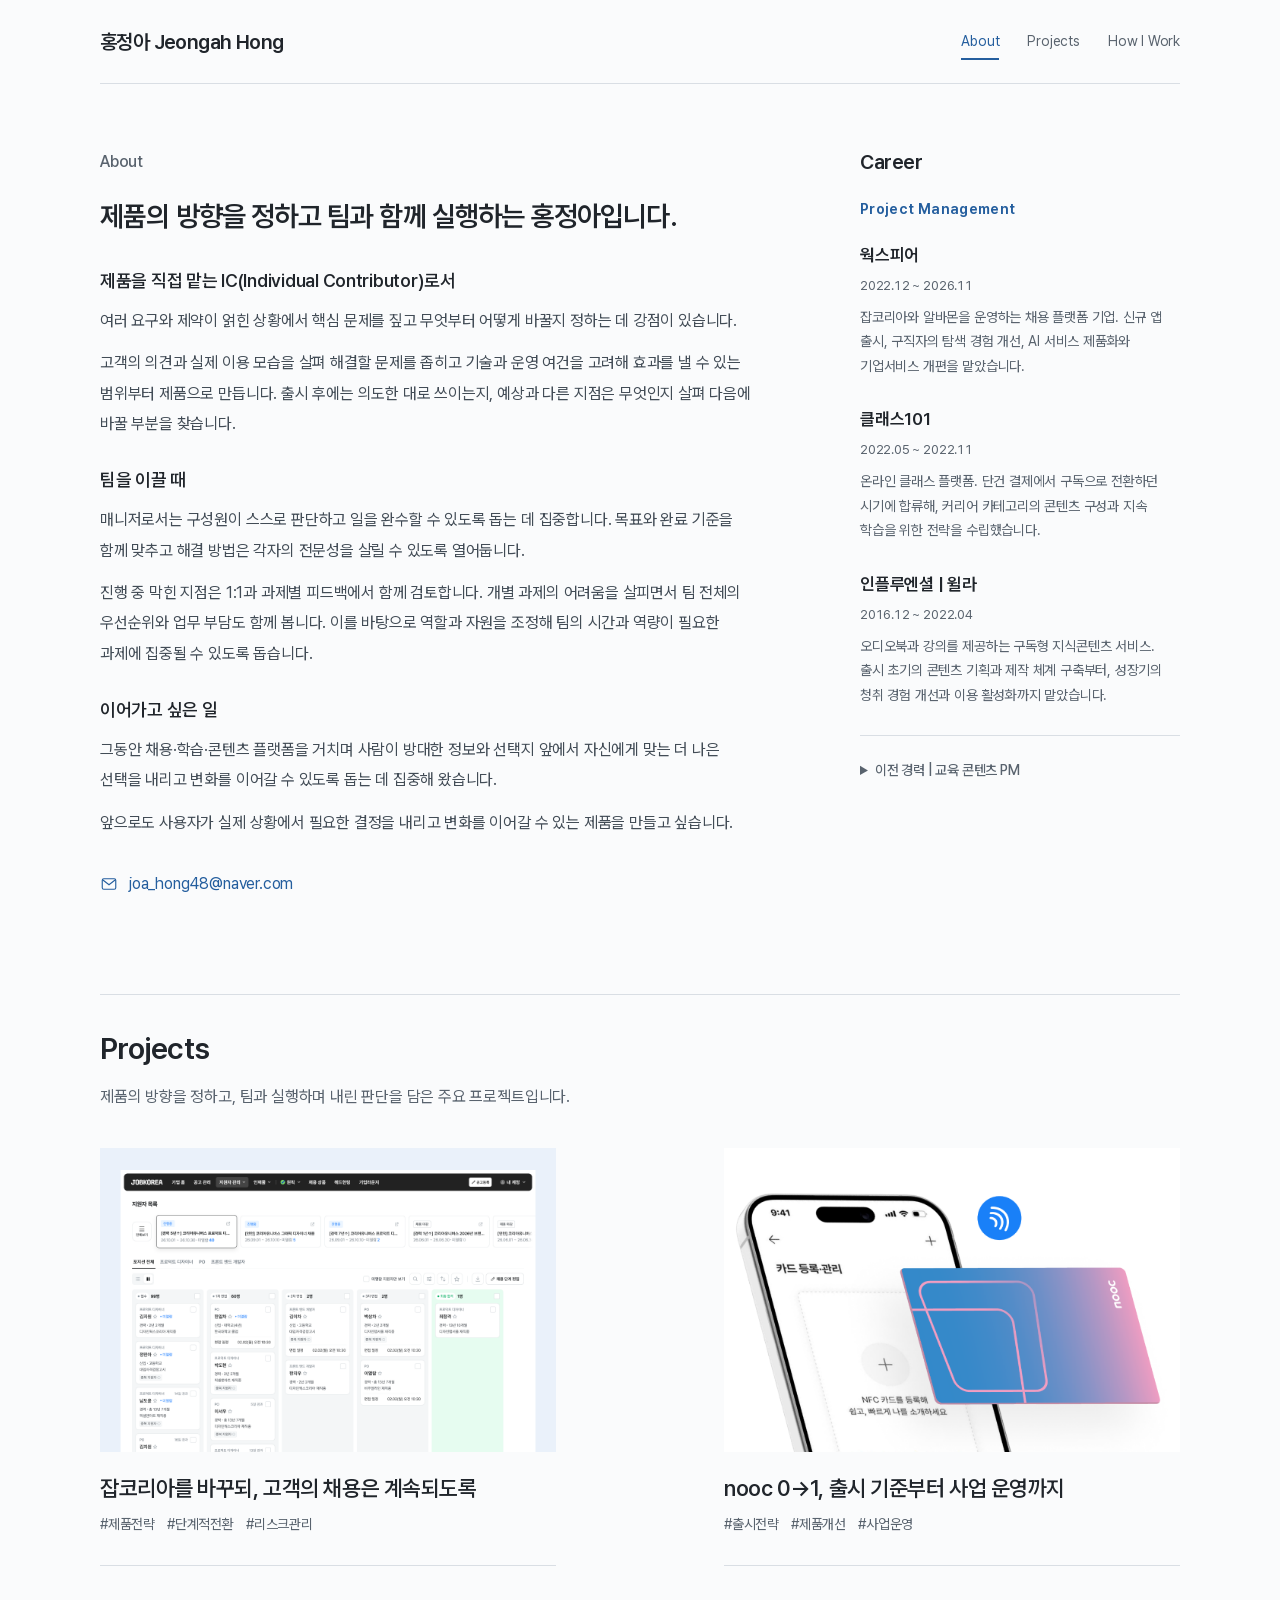
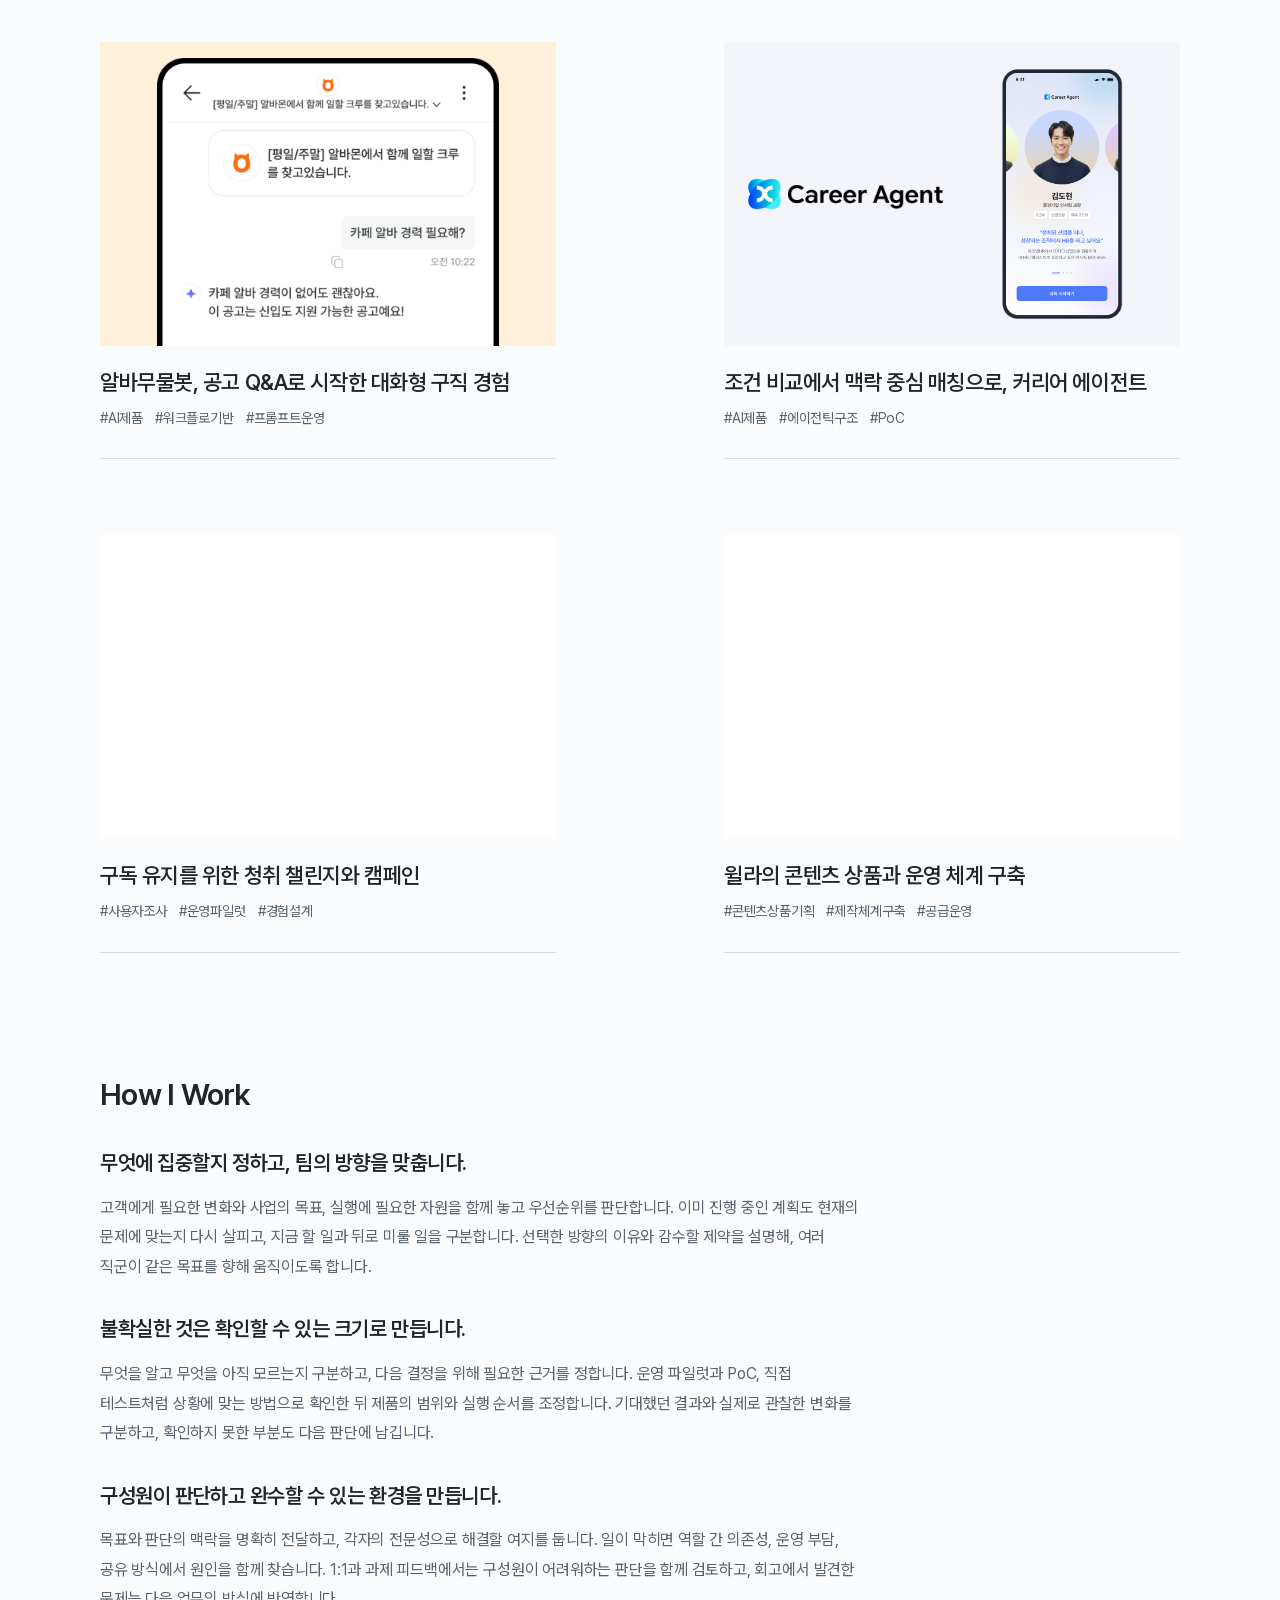
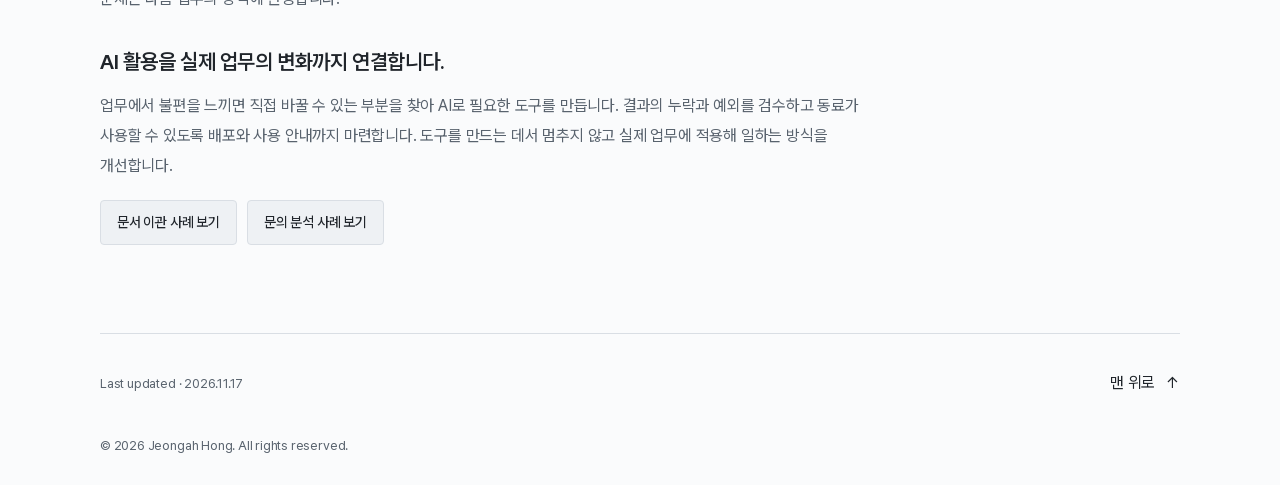
<file: index.html>
<!doctype html>
<html lang="ko">
<head>
  <meta charset="utf-8">
  <meta name="viewport" content="width=device-width, initial-scale=1">
  <title>Portfolio - Jeongah Hong</title>
  <meta property="og:type" content="website">
  <meta property="og:title" content="Portfolio - Jeongah Hong">
  <meta property="og:url" content="https://joahong.github.io/howiwork/">
  <!-- Keep this sharing entry free of body text, images and automatic HTTP/meta redirects.
       Browsers navigate with JavaScript; non-rendering preview crawlers read only this page. -->
  <script>
    const destination = new URL('portfolio.html', window.location.href);
    destination.hash = window.location.hash;
    window.location.replace(destination.href);
  </script>
</head>
<body></body>
</html>
</file>
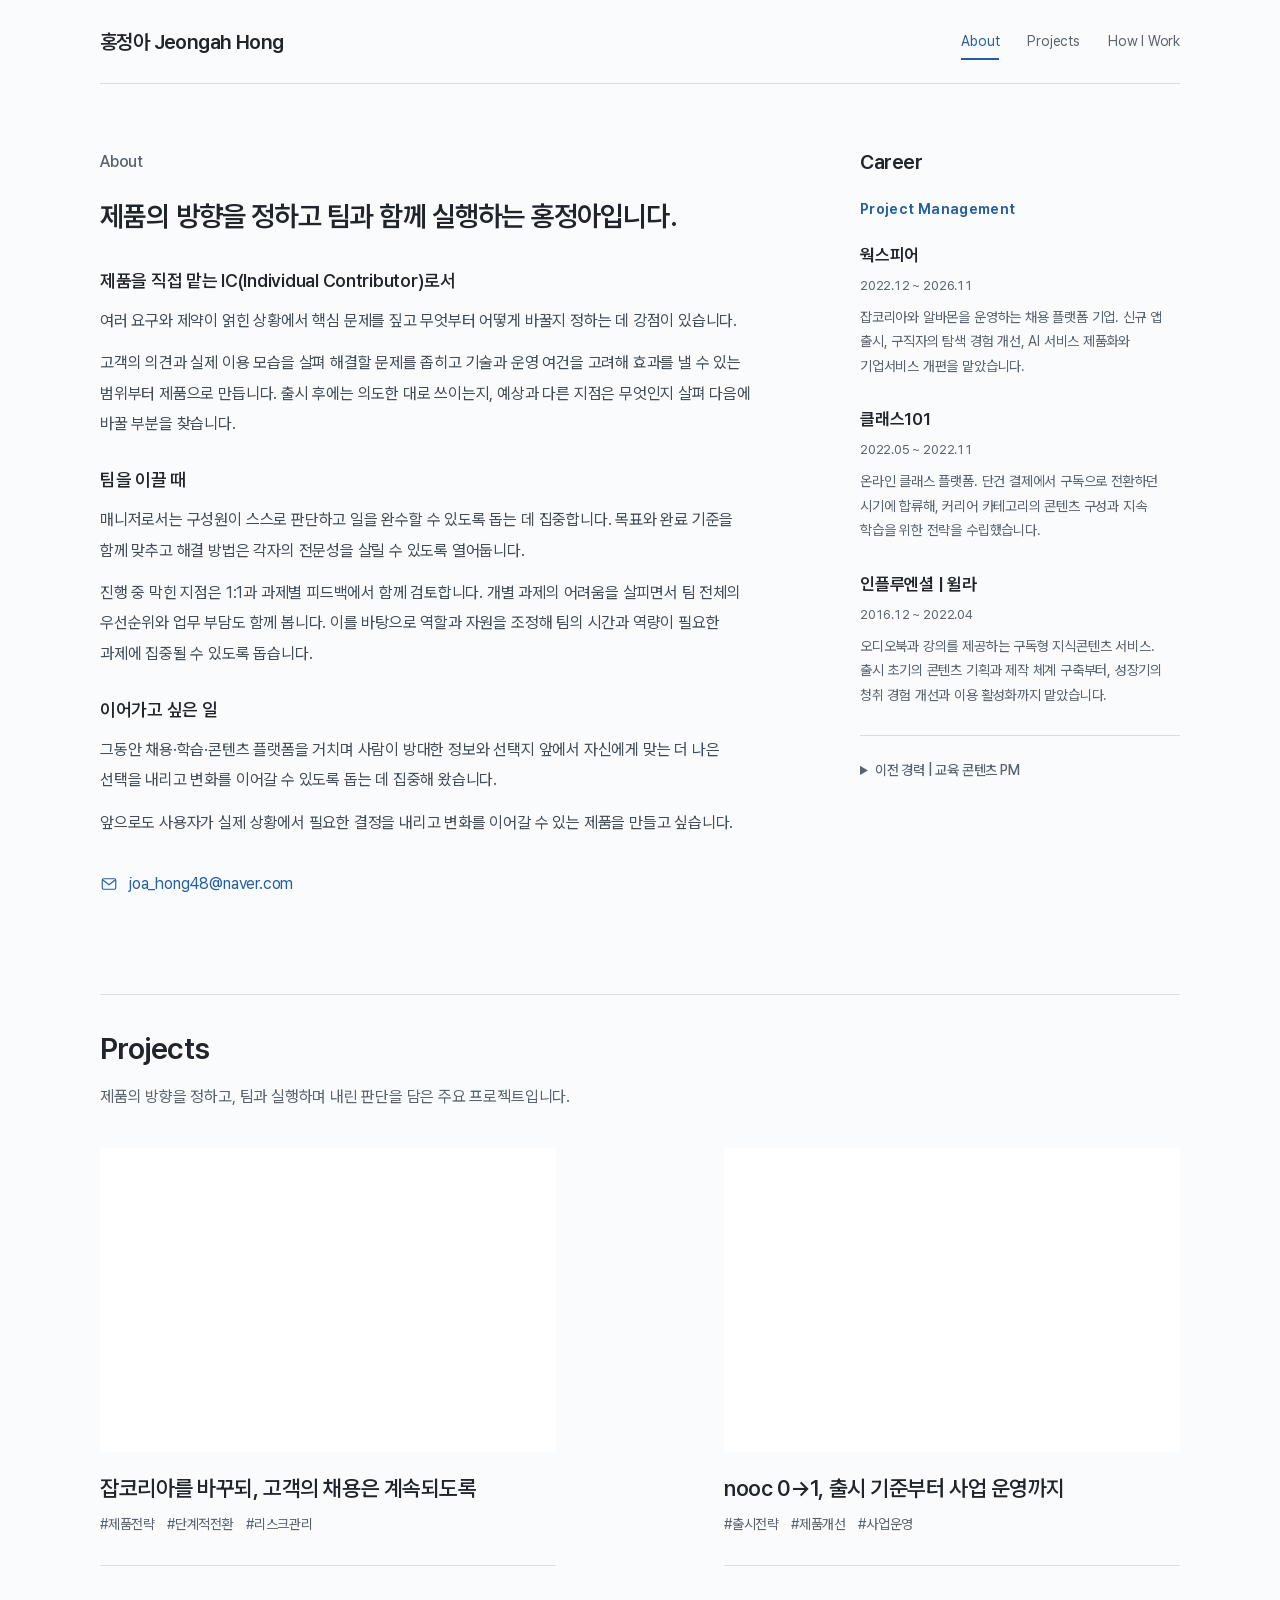
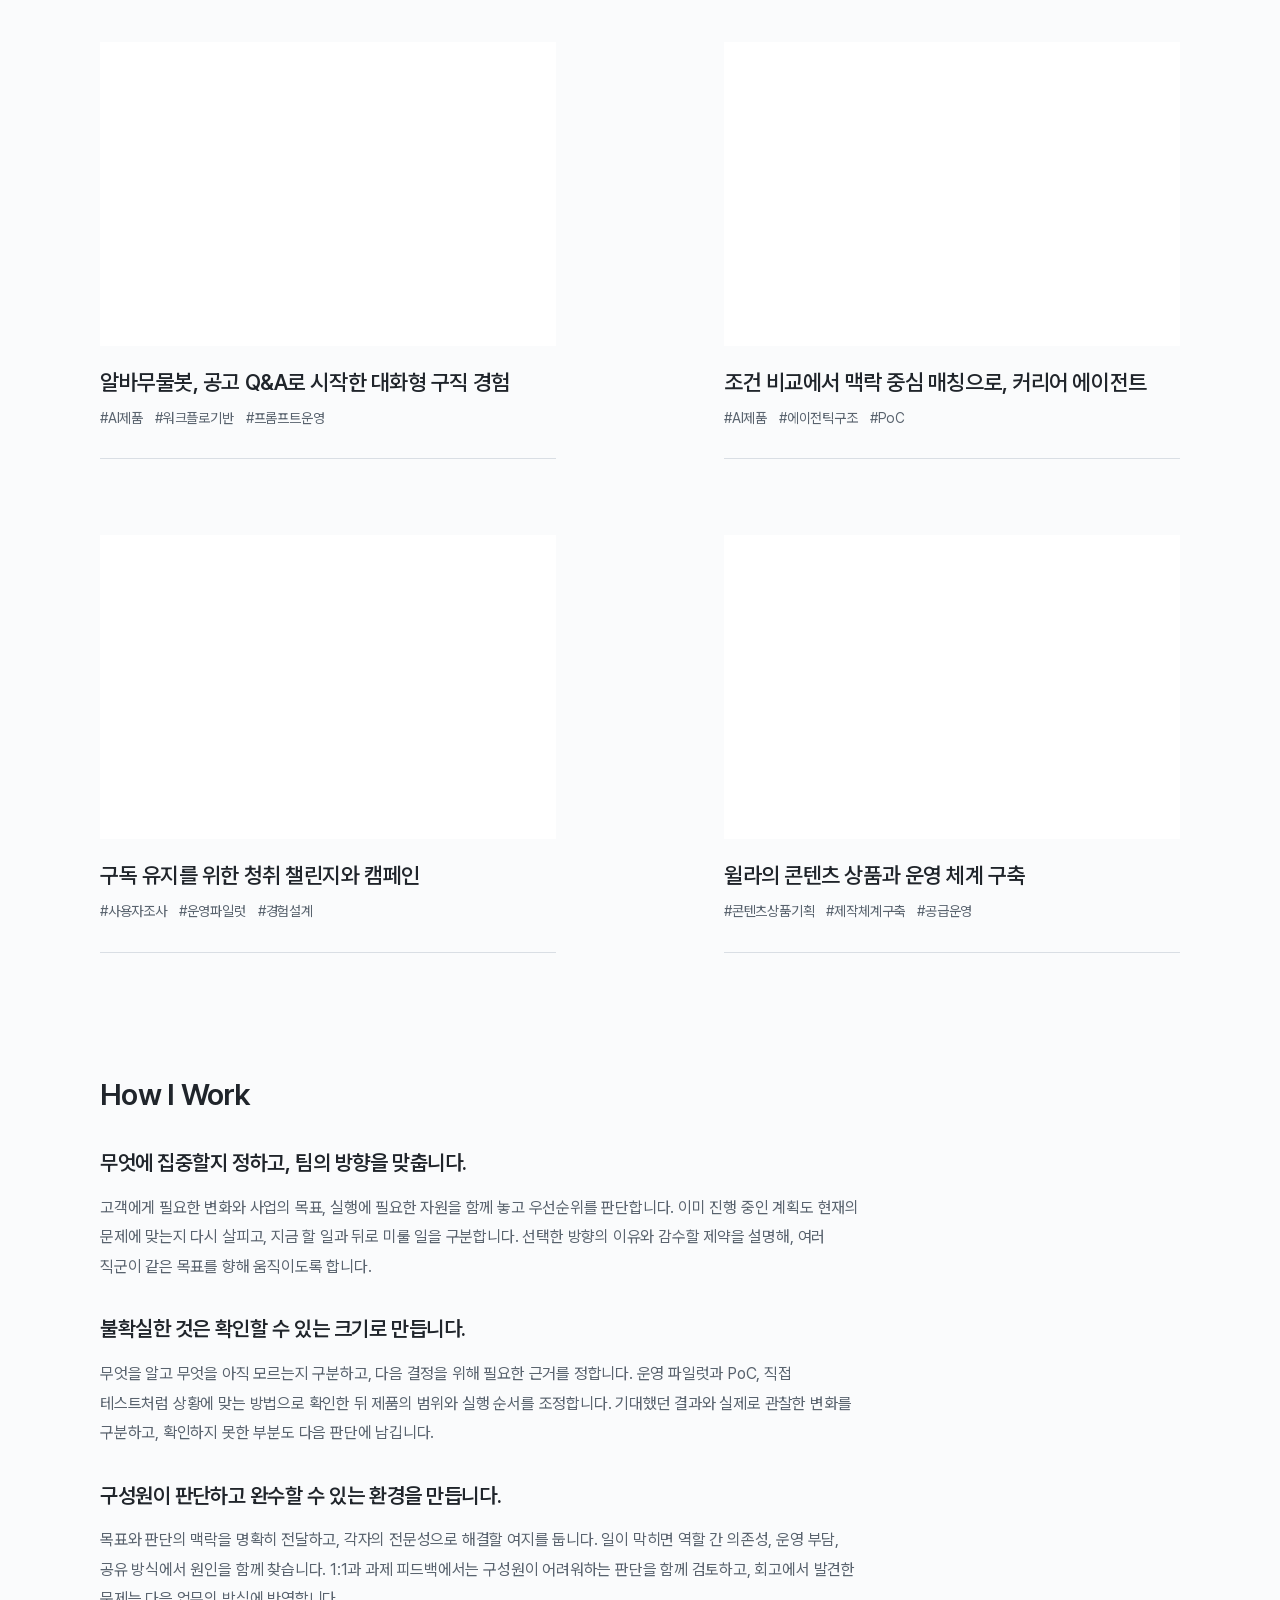
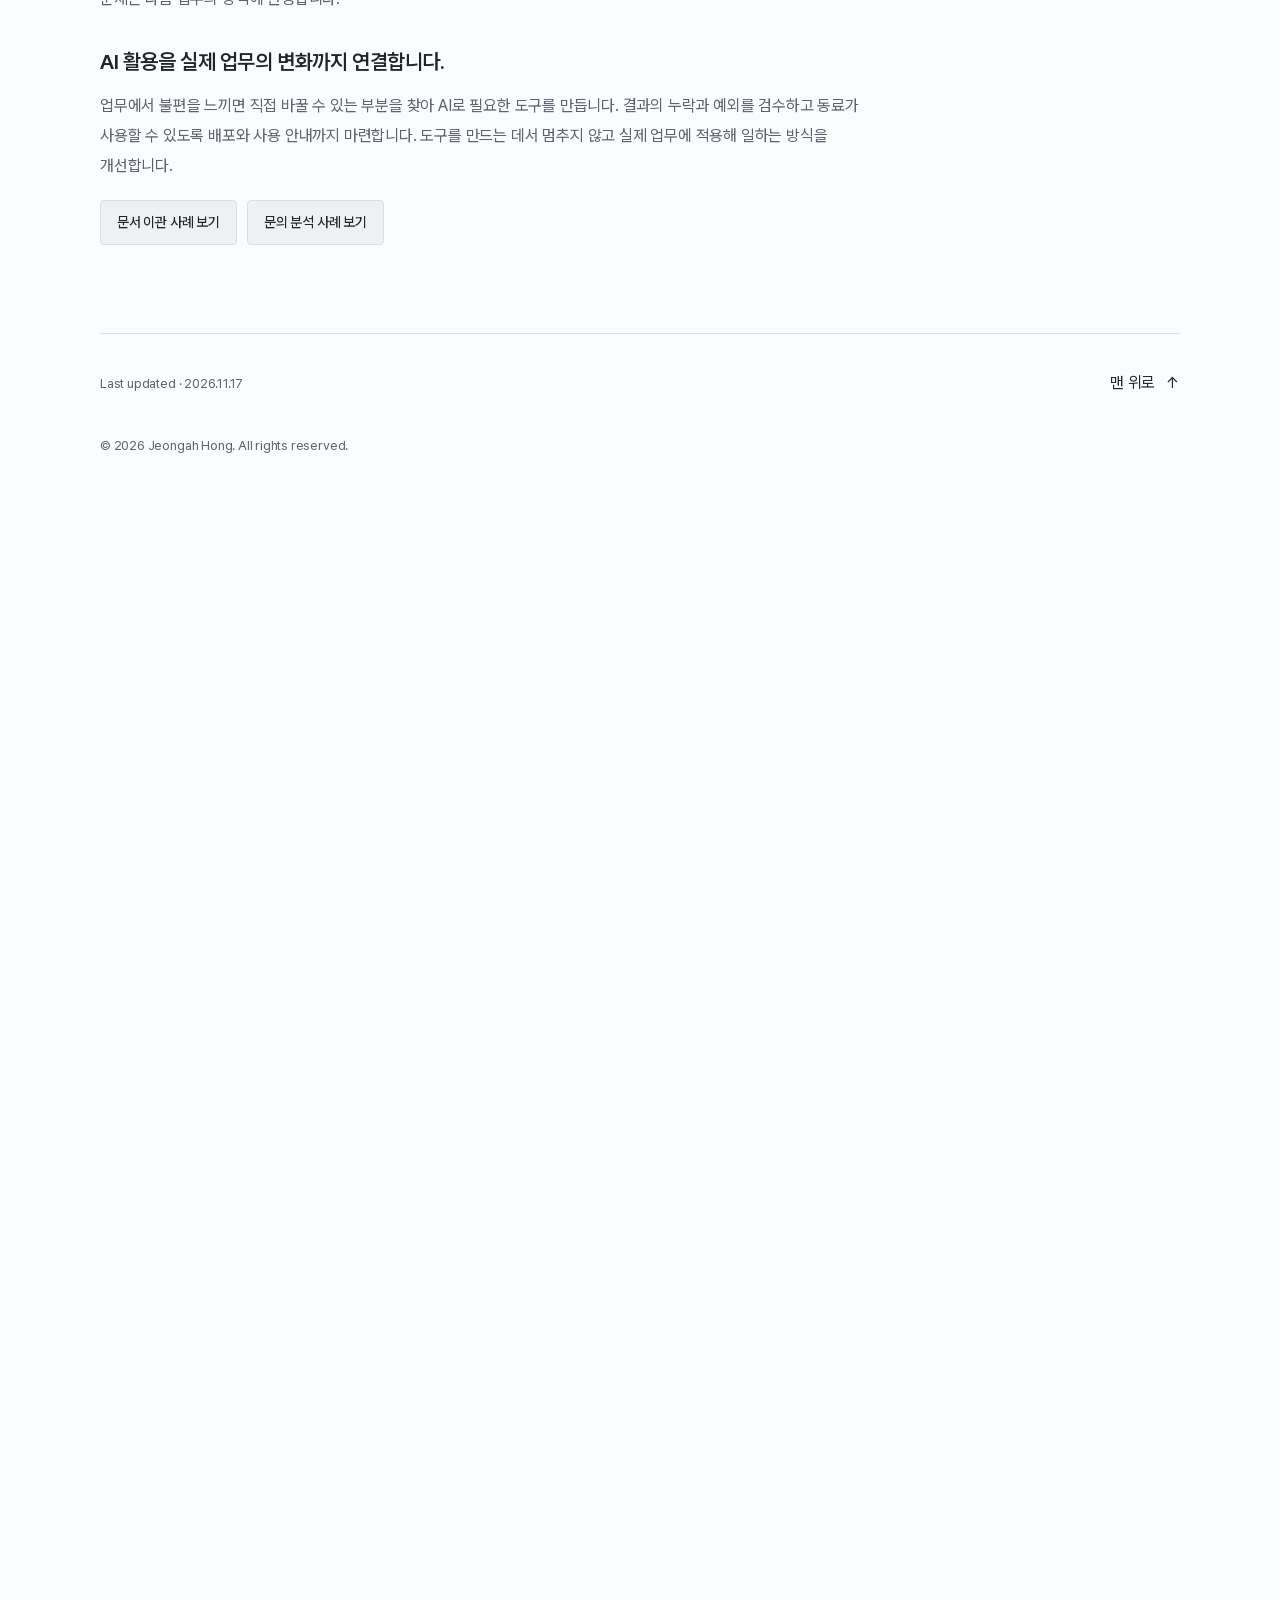
<file: about.html>
<!doctype html><html lang="ko"><head><meta charset="utf-8"><meta name="viewport" content="width=device-width, initial-scale=1"><meta http-equiv="refresh" content="0;url=index.html#intro"><title>홍정아 소개</title></head><body><a href="index.html#intro">포트폴리오 소개로 이동</a></body></html>
</file>
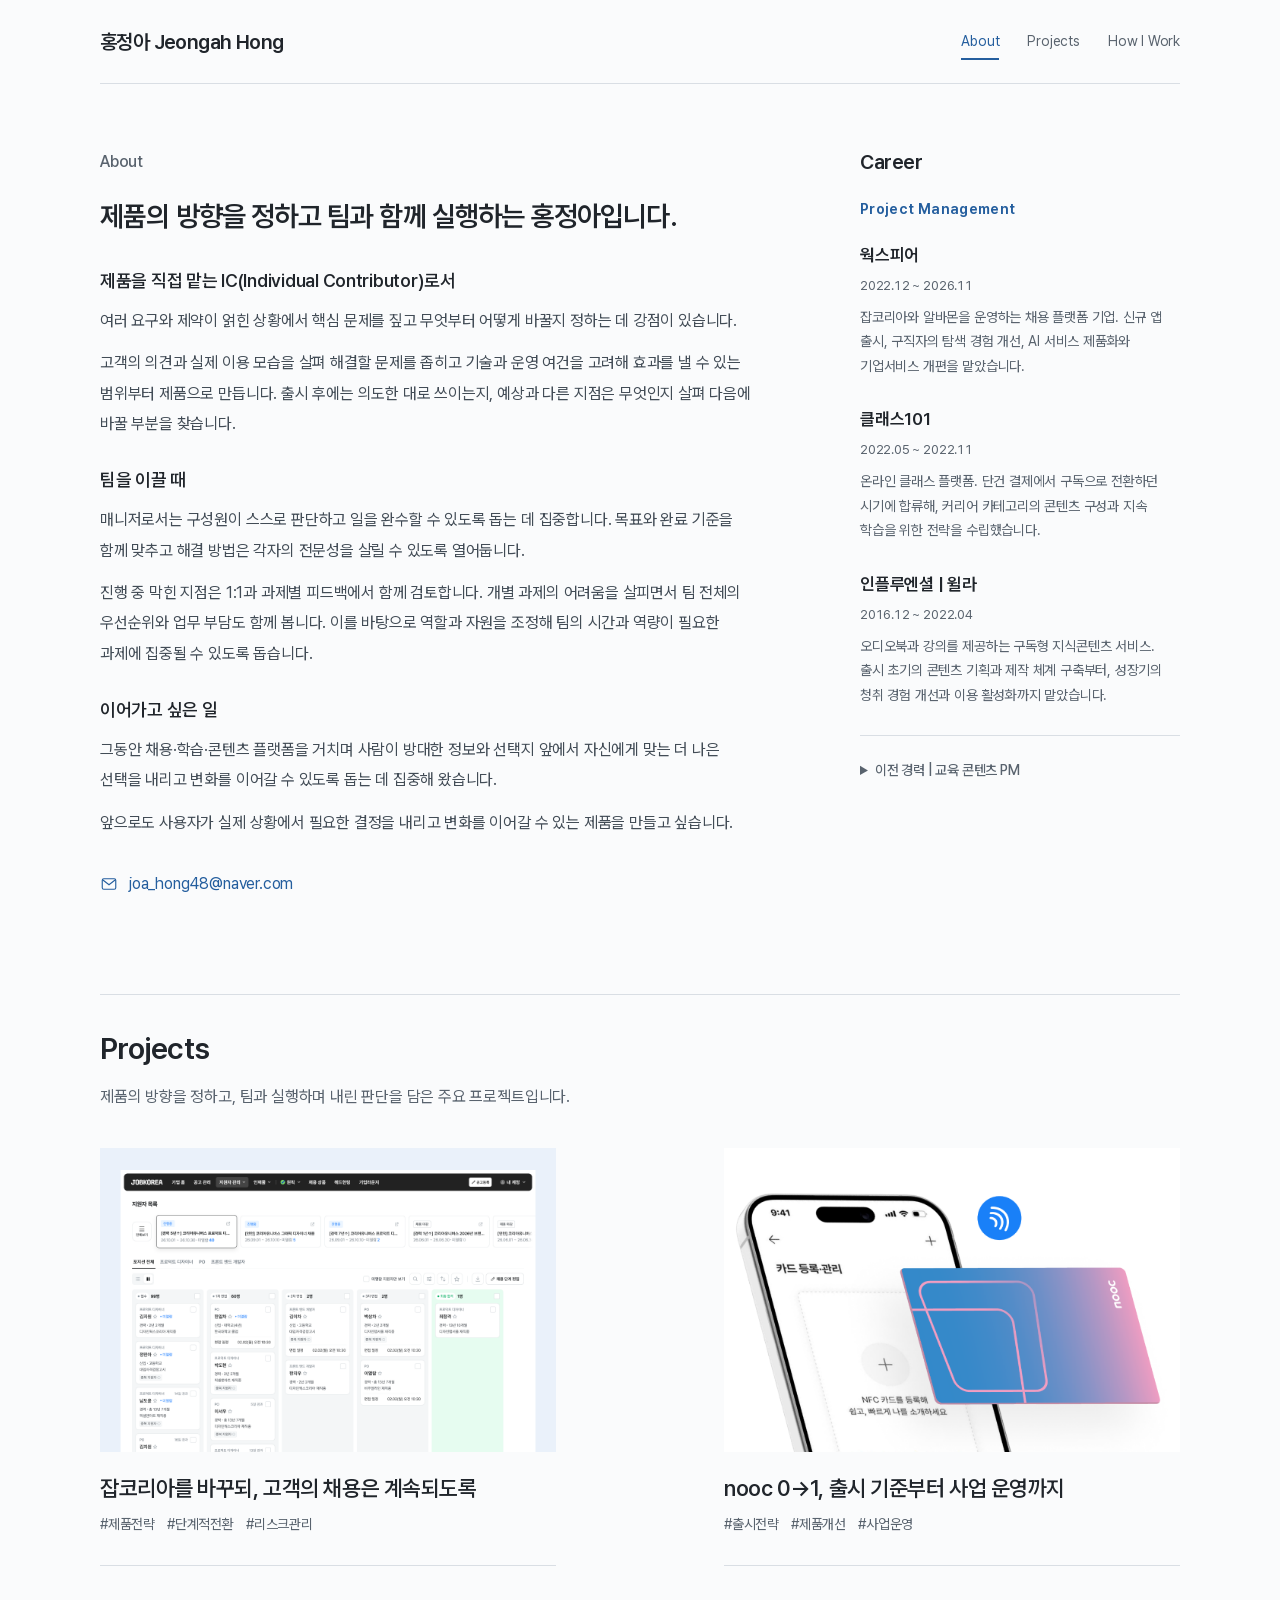
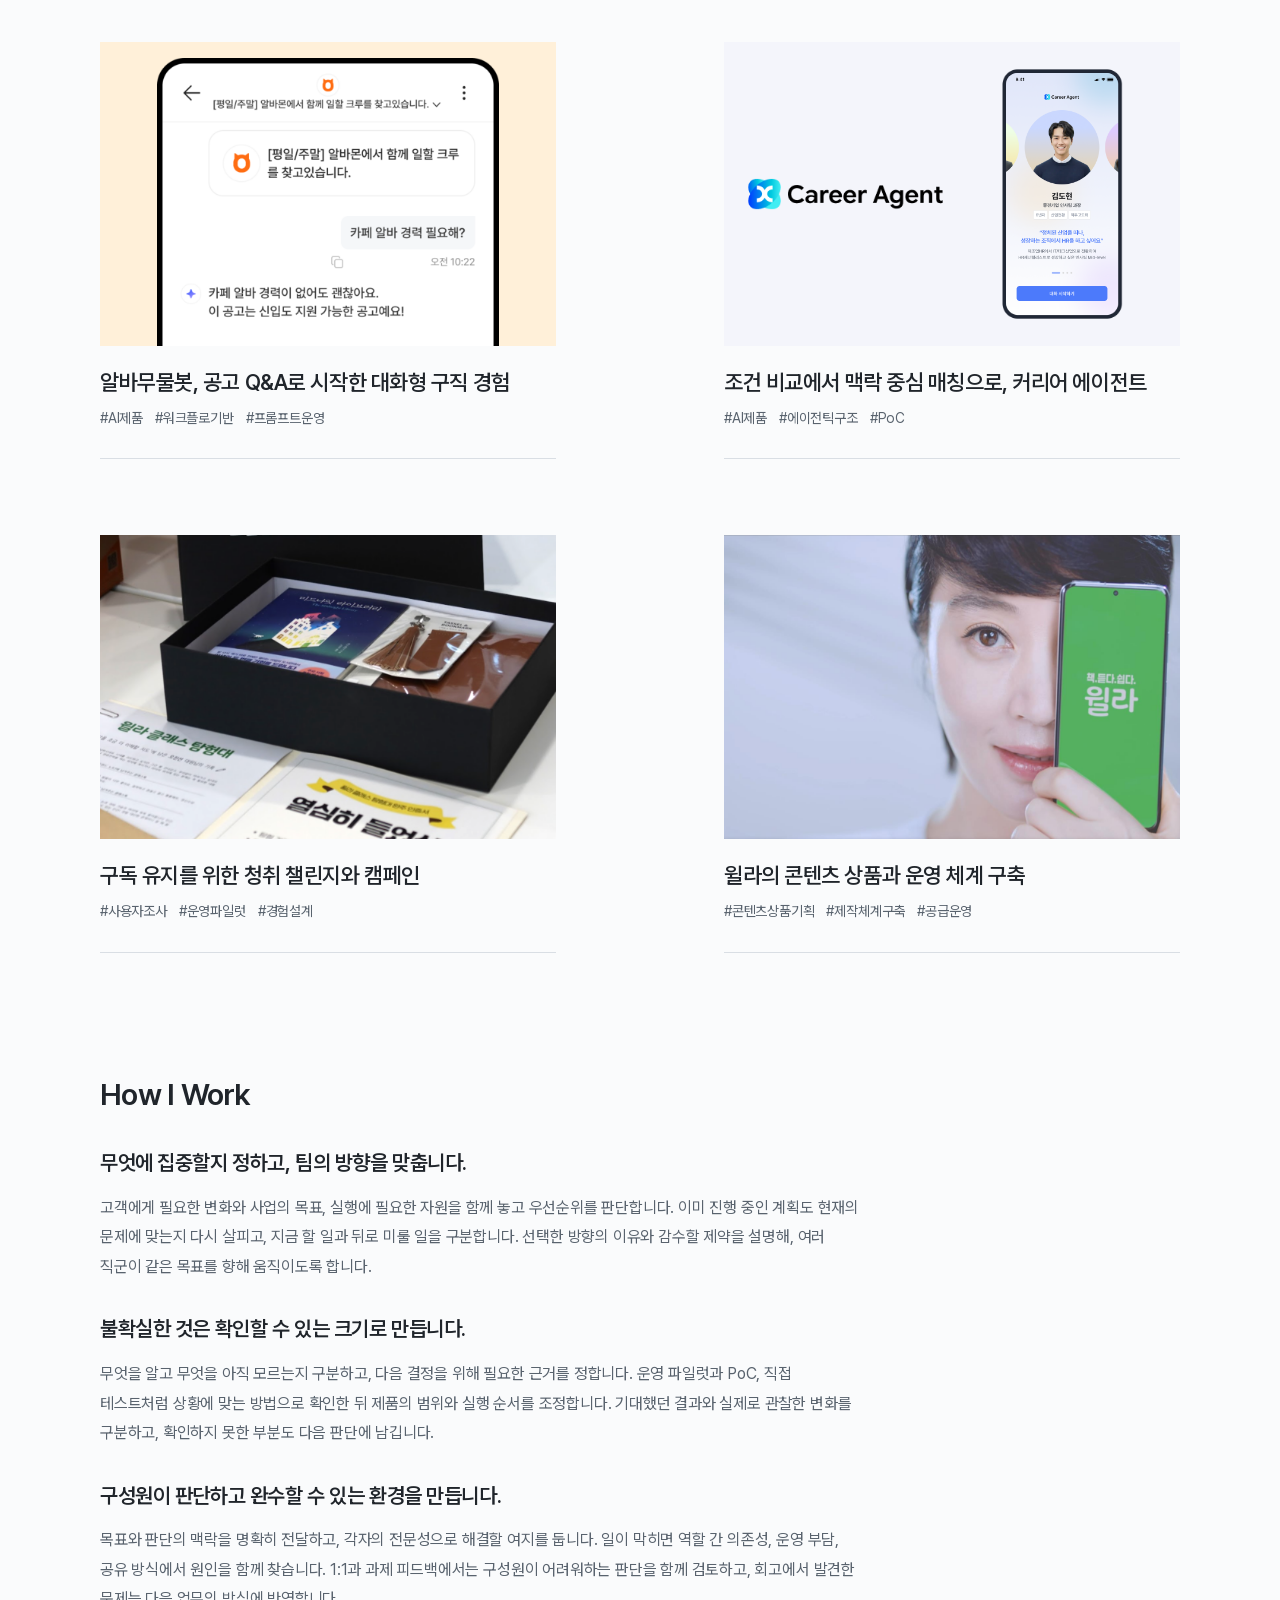
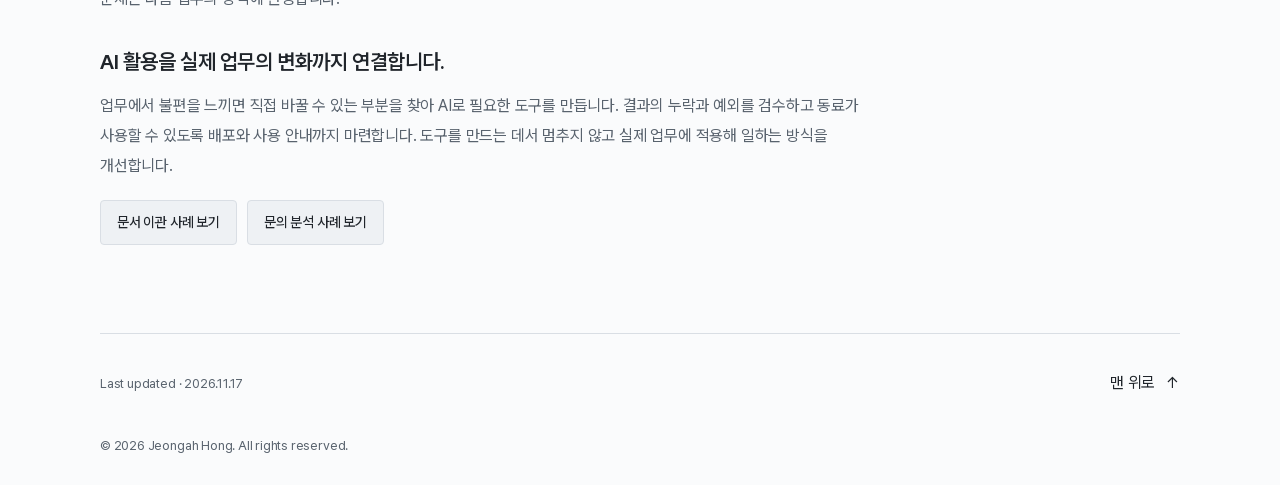
<file: portfolio.html>
<!doctype html>
<html lang="ko" id="top"><head><meta charset="utf-8"><meta name="viewport" content="width=device-width, initial-scale=1">
<title>Portfolio - Jeongah Hong</title>
<meta name="theme-color" content="#fafbfc"><meta property="og:type" content="website"><meta property="og:title" content="Product Management &amp; Project Leadership | 홍정아">
<link rel="icon" href="assets/favicon.svg" type="image/svg+xml"><link rel="preload" href="assets/PretendardVariable.woff2" as="font" type="font/woff2" crossorigin>
<link rel="stylesheet" href="assets/site.css?v=5038ac8d3e"><link rel="stylesheet" href="assets/home.css?v=88f10d8a53"><link rel="stylesheet" href="assets/tool-dialogs.css?v=997a9b7346"><link rel="stylesheet" href="assets/tool-figures.css?v=df568af5fd"><script src="assets/site.js?v=27dd18fce4" defer></script><script src="assets/thumbnail-interactions.js?v=0f85cde35d" defer></script><script src="assets/intro-reveal.js?v=9d253df925" defer></script><script src="assets/tool-dialogs.js?v=f38b1e9b86" defer></script></head>
<body class="home-page"><a class="skip-link" href="#main">본문으로 바로가기</a>
<header class="site-header"><div class="wrap nav"><a class="wordmark" href="index.html" aria-label="홍정아 포트폴리오 홈">홍정아 Jeongah Hong</a><nav class="nav-links" aria-label="포트폴리오 목차"><a href="#intro" data-section-link aria-current="location">About</a><a href="#work" data-section-link>Projects</a><a href="#approach" data-section-link>How I Work</a></nav></div></header><main id="main" tabindex="-1">
<section class="home-section home-intro" id="intro" aria-labelledby="intro-heading"><div class="wrap intro-layout"><div class="intro-copy">
<p class="intro-kicker">About</p>
<h1 class="intro-identity" id="intro-heading">제품의 방향을 정하고 팀과 함께 실행하는 홍정아입니다.</h1>
<div class="prose career-story intro-narrative"><section class="intro-narrative-section" aria-labelledby="intro-ic"><h2 class="intro-subheading" id="intro-ic">제품을 직접 맡는 IC(Individual Contributor)로서</h2><p>여러 요구와 제약이 얽힌 상황에서 핵심 문제를 짚고 무엇부터 어떻게 바꿀지 정하는 데 강점이 있습니다.</p><p>고객의 의견과 실제 이용 모습을 살펴 해결할 문제를 좁히고 기술과 운영 여건을 고려해 효과를 낼 수 있는 범위부터 제품으로 만듭니다. 출시 후에는 의도한 대로 쓰이는지, 예상과 다른 지점은 무엇인지 살펴 다음에 바꿀 부분을 찾습니다.</p></section><section class="intro-narrative-section" aria-labelledby="intro-manager"><h2 class="intro-subheading" id="intro-manager">팀을 이끌 때</h2><p>매니저로서는 구성원이 스스로 판단하고 일을 완수할 수 있도록 돕는 데 집중합니다. 목표와 완료 기준을 함께 맞추고 해결 방법은 각자의 전문성을 살릴 수 있도록 열어둡니다.</p><p>진행 중 막힌 지점은 1:1과 과제별 피드백에서 함께 검토합니다. 개별 과제의 어려움을 살피면서 팀 전체의 우선순위와 업무 부담도 함께 봅니다. 이를 바탕으로 역할과 자원을 조정해 팀의 시간과 역량이 필요한 과제에 집중될 수 있도록 돕습니다.</p></section><section class="intro-narrative-section" aria-labelledby="intro-future"><h2 class="intro-subheading" id="intro-future">이어가고 싶은 일</h2><p>그동안 채용·학습·콘텐츠 플랫폼을 거치며 사람이 방대한 정보와 선택지 앞에서 자신에게 맞는 더 나은 선택을 내리고 변화를 이어갈 수 있도록 돕는 데 집중해 왔습니다.</p><p>앞으로도 사용자가 실제 상황에서 필요한 결정을 내리고 변화를 이어갈 수 있는 제품을 만들고 싶습니다.</p></section></div>
<a class="intro-mail" href="mailto:joa_hong48@naver.com" aria-label="이메일 보내기"><svg width="18" height="18" viewBox="0 0 24 24" fill="none" stroke="currentColor" stroke-width="1.5" aria-hidden="true"><rect x="3" y="5" width="18" height="14" rx="2"/><path d="m3 6 9 7 9-7"/></svg><span>joa_hong48@naver.com</span></a>
</div>
<aside class="career-timeline" id="experience" aria-labelledby="timeline-heading"><div class="career-heading"><h2 id="timeline-heading">Career</h2></div><div class="career-track">
<section class="career-era" aria-labelledby="career-product"><header class="career-era-heading"><h3 id="career-product">Project Management</h3></header><ol><li><div class="career-company"><strong>웍스피어</strong><p class="career-date">2022.12 ~ 2026.11</p></div><p class="career-focus">잡코리아와 알바몬을 운영하는 채용 플랫폼 기업. 신규 앱 출시, 구직자의 탐색 경험 개선, AI 서비스 제품화와 기업서비스 개편을 맡았습니다.</p></li><li><div class="career-company"><strong>클래스101</strong><p class="career-date">2022.05 ~ 2022.11</p></div><p class="career-focus">온라인 클래스 플랫폼. 단건 결제에서 구독으로 전환하던 시기에 합류해, 커리어 카테고리의 콘텐츠 구성과 지속 학습을 위한 전략을 수립했습니다.</p></li><li><div class="career-company"><strong>인플루엔셜 | 윌라</strong><p class="career-date">2016.12 ~ 2022.04</p></div><p class="career-focus">오디오북과 강의를 제공하는 구독형 지식콘텐츠 서비스. 출시 초기의 콘텐츠 기획과 제작 체계 구축부터, 성장기의 청취 경험 개선과 이용 활성화까지 맡았습니다.</p></li></ol></section>
<details class="career-earlier"><summary>이전 경력 | 교육 콘텐츠 PM</summary><section class="career-era career-era-foundation" aria-labelledby="career-content"><header class="career-era-heading"><h3 id="career-content">HRD Solution PM &amp; Content Planner</h3><p>기업의 교육 목표를 프로그램과 콘텐츠로 구체화하고, 고객사와 제작 조직 사이에서 일정과 품질, 자원을 관리했습니다.</p></header><ol><li><strong>퍼브</strong><p class="career-date">2016.01 ~ 2016.12</p></li><li><strong>멀티캠퍼스</strong><p class="career-date">2012.03 ~ 2015.01</p></li><li><strong>사이버출판사</strong><p class="career-date">2010.10 ~ 2012.02</p></li><li><strong>큐브앤큐브</strong><p class="career-date">2009.05 ~ 2010.07</p></li></ol></section></details>
</div></aside></div></section>
<section class="home-section" id="work" aria-labelledby="work-heading"><div class="wrap section-stack"><div class="work-heading-row"><h2 class="section-title" id="work-heading">Projects</h2></div><p class="work-caption">제품의 방향을 정하고, 팀과 실행하며 내린 판단을 담은 주요 프로젝트입니다.</p><div class="project-gallery"><article class="project-card" id="project-b2b"><a class="project-card-link" href="cases/b2b.html" aria-labelledby="card-b2b-title" aria-describedby="card-b2b-summary">
<figure class="project-cover"><div class="project-thumbnail cover-finished"><div class="cover-scene"><img src="assets/covers/b2b-product-cover.png" alt="잡코리아의 메뉴, 채용 공고와 지원자 관리 보드를 보여주는 실제 제품 화면" width="1200" height="800" loading="lazy" decoding="async"></div></div><p class="project-summary" aria-hidden="true">기존 고객이 서비스를 계속 이용할 수 있도록 레거시 시스템의 단계적 개편 전략을 정하고, 첫 과제인 지원자 관리 개편을 출시했습니다.</p></figure>
<div class="project-card-body"><h3 id="card-b2b-title">잡코리아를 바꾸되, 고객의 채용은 계속되도록</h3>
<p class="project-tags"><span>#제품전략</span> <span>#단계적전환</span> <span>#리스크관리</span></p><p class="project-summary-mobile" id="card-b2b-summary">기존 고객이 서비스를 계속 이용할 수 있도록 레거시 시스템의 단계적 개편 전략을 정하고, 첫 과제인 지원자 관리 개편을 출시했습니다.</p></div></a></article><article class="project-card" id="project-nooc"><a class="project-card-link" href="cases/nooc.html" aria-labelledby="card-nooc-title" aria-describedby="card-nooc-summary">
<figure class="project-cover"><div class="project-thumbnail cover-finished"><div class="cover-scene"><img src="assets/covers/nooc-a-landscape.png" alt="nooc 앱의 NFC 명함 등록 화면과 실물 NFC 명함을 함께 보여주는 서비스 소개 자료" width="1200" height="800" loading="lazy" decoding="async"></div></div><p class="project-summary" aria-hidden="true">출시 범위와 품질 기준을 정해 앱을 출시하고, 제품 개선과 마케팅, 사업계획 수립과 지표 기반 투자 판단까지 맡았습니다.</p></figure>
<div class="project-card-body"><h3 id="card-nooc-title">nooc 0→1, 출시 기준부터 사업 운영까지</h3>
<p class="project-tags"><span>#출시전략</span> <span>#제품개선</span> <span>#사업운영</span></p><p class="project-summary-mobile" id="card-nooc-summary">출시 범위와 품질 기준을 정해 앱을 출시하고, 제품 개선과 마케팅, 사업계획 수립과 지표 기반 투자 판단까지 맡았습니다.</p></div></a></article><article class="project-card" id="project-alba-qna"><a class="project-card-link" href="cases/alba-qna.html" aria-labelledby="card-alba-qna-title" aria-describedby="card-alba-qna-summary">
<figure class="project-cover"><div class="project-thumbnail cover-finished"><div class="cover-scene"><img src="assets/covers/alba-product-cover.png" alt="알바무물봇에서 카페 알바 경력이 필요한지 묻고 해당 공고의 지원 조건을 답하는 실제 대화" width="1200" height="800" loading="lazy" decoding="async"></div></div><p class="project-summary" aria-hidden="true">응답 정책과 평가 기준을 직접 설계하고 개발팀의 코드 배포 없이 제품 담당자가 프롬프트를 수정하고 배포할 수 있는 체계를 마련했습니다.</p></figure>
<div class="project-card-body"><h3 id="card-alba-qna-title">알바무물봇, 공고 Q&A로 시작한 대화형 구직 경험</h3>
<p class="project-tags"><span>#AI제품</span> <span>#워크플로기반</span> <span>#프롬프트운영</span></p><p class="project-summary-mobile" id="card-alba-qna-summary">응답 정책과 평가 기준을 직접 설계하고 개발팀의 코드 배포 없이 제품 담당자가 프롬프트를 수정하고 배포할 수 있는 체계를 마련했습니다.</p></div></a></article><article class="project-card" id="project-career-agent"><a class="project-card-link" href="cases/career-agent.html" aria-labelledby="card-career-agent-title" aria-describedby="card-career-agent-summary">
<figure class="project-cover"><div class="project-thumbnail cover-agent"><div class="cover-scene"><img src="assets/covers/career-agent-centered.png" alt="커리어 에이전트의 실제 로고와 가상 페르소나를 선택하는 온보딩 화면" width="1200" height="800" loading="lazy" decoding="async"></div><div class="persona-window" aria-hidden="true"><div class="persona-strip"><img src="assets/covers/career-agent-persona-1.png" alt="" width="780" height="1688" loading="lazy" decoding="async"><img src="assets/covers/career-agent-persona-2.png" alt="" width="780" height="1688" loading="lazy" decoding="async"><img src="assets/covers/career-agent-persona-3.png" alt="" width="780" height="1688" loading="lazy" decoding="async"><img src="assets/covers/career-agent-persona-4.png" alt="" width="780" height="1688" loading="lazy" decoding="async"></div></div></div><p class="project-summary" aria-hidden="true">탐색 조건의 해석과 확인 기준을 정하고 PoC로 제품화에 필요한 선결 과제를 구체화했습니다.</p></figure>
<div class="project-card-body"><h3 id="card-career-agent-title">조건 비교에서 맥락 중심 매칭으로, 커리어 에이전트</h3>
<p class="project-tags"><span>#AI제품</span> <span>#에이전틱구조</span> <span>#PoC</span></p><p class="project-summary-mobile" id="card-career-agent-summary">탐색 조건의 해석과 확인 기준을 정하고 PoC로 제품화에 필요한 선결 과제를 구체화했습니다.</p></div></a></article><article class="project-card" id="project-willa"><a class="project-card-link" href="cases/welaaa.html" aria-labelledby="card-willa-title" aria-describedby="card-willa-summary">
<figure class="project-cover"><div class="project-thumbnail cover-finished"><div class="cover-scene"><img src="assets/covers/willa-experience-cover.png" alt="윌라 클래스 탐험대의 도서와 책갈피, 완주 인증 운영물" width="1200" height="800" loading="lazy" decoding="async"></div></div><p class="project-summary" aria-hidden="true">기능 개발 없이 4주 청취 챌린지를 운영했습니다. 참여자가 앱을 더 자주 열고 다양한 콘텐츠를 듣는 행동을 확인했습니다.</p></figure>
<div class="project-card-body"><h3 id="card-willa-title">구독 유지를 위한 청취 챌린지와 캠페인</h3>
<p class="project-tags"><span>#사용자조사</span> <span>#운영파일럿</span> <span>#경험설계</span></p><p class="project-summary-mobile" id="card-willa-summary">기능 개발 없이 4주 청취 챌린지를 운영했습니다. 참여자가 앱을 더 자주 열고 다양한 콘텐츠를 듣는 행동을 확인했습니다.</p></div></a></article><article class="project-card" id="project-content-system"><a class="project-card-link" href="cases/content-system.html" aria-labelledby="card-content-system-title" aria-describedby="card-content-system-summary">
<figure class="project-cover"><div class="project-thumbnail cover-finished"><div class="cover-scene"><img src="assets/covers/willa-production-landscape.png" alt="윌라 IR 자료의 브랜드 이미지, 김혜수와 윌라 로고가 표시된 휴대폰" width="1200" height="800" loading="lazy" decoding="async"></div></div><p class="project-summary" aria-hidden="true">청취 경험에 맞는 콘텐츠 상품을 기획하고 제작 포맷과 공급 및 운영 체계를 정비했습니다.</p></figure>
<div class="project-card-body"><h3 id="card-content-system-title">윌라의 콘텐츠 상품과 운영 체계 구축</h3>
<p class="project-tags"><span>#콘텐츠상품기획</span> <span>#제작체계구축</span> <span>#공급운영</span></p><p class="project-summary-mobile" id="card-content-system-summary">청취 경험에 맞는 콘텐츠 상품을 기획하고 제작 포맷과 공급 및 운영 체계를 정비했습니다.</p></div></a></article></div></div></section>
<section class="home-section" id="approach" aria-labelledby="approach-heading"><div class="wrap section-stack"><h2 class="section-title" id="approach-heading">How I Work</h2>
<div class="practice-list">
<article class="practice-item"><h3>무엇에 집중할지 정하고, 팀의 방향을 맞춥니다.</h3><p>고객에게 필요한 변화와 사업의 목표, 실행에 필요한 자원을 함께 놓고 우선순위를 판단합니다. 이미 진행 중인 계획도 현재의 문제에 맞는지 다시 살피고, 지금 할 일과 뒤로 미룰 일을 구분합니다. 선택한 방향의 이유와 감수할 제약을 설명해, 여러 직군이 같은 목표를 향해 움직이도록 합니다.</p></article>
<article class="practice-item"><h3>불확실한 것은 확인할 수 있는 크기로 만듭니다.</h3><p>무엇을 알고 무엇을 아직 모르는지 구분하고, 다음 결정을 위해 필요한 근거를 정합니다. 운영 파일럿과 PoC, 직접 테스트처럼 상황에 맞는 방법으로 확인한 뒤 제품의 범위와 실행 순서를 조정합니다. 기대했던 결과와 실제로 관찰한 변화를 구분하고, 확인하지 못한 부분도 다음 판단에 남깁니다.</p></article>
<article class="practice-item"><h3>구성원이 판단하고 완수할 수 있는 환경을 만듭니다.</h3><p>목표와 판단의 맥락을 명확히 전달하고, 각자의 전문성으로 해결할 여지를 둡니다. 일이 막히면 역할 간 의존성, 운영 부담, 공유 방식에서 원인을 함께 찾습니다. 1:1과 과제 피드백에서는 구성원이 어려워하는 판단을 함께 검토하고, 회고에서 발견한 문제는 다음 업무의 방식에 반영합니다.</p></article>
<article class="practice-item"><h3>AI 활용을 실제 업무의 변화까지 연결합니다.</h3><p>업무에서 불편을 느끼면 직접 바꿀 수 있는 부분을 찾아 AI로 필요한 도구를 만듭니다. 결과의 누락과 예외를 검수하고 동료가 사용할 수 있도록 배포와 사용 안내까지 마련합니다. 도구를 만드는 데서 멈추지 않고 실제 업무에 적용해 일하는 방식을 개선합니다.</p>
<div class="practice-evidence">
<a class="practice-example" href="#tool-dialog-migration" data-tool-dialog="tool-dialog-migration" aria-haspopup="dialog" aria-controls="tool-dialog-migration">문서 이관 사례 보기</a>
<a class="practice-example" href="#tool-dialog-sustain" data-tool-dialog="tool-dialog-sustain" aria-haspopup="dialog" aria-controls="tool-dialog-sustain">문의 분석 사례 보기</a>
</div></article>
</div></div></section>
<dialog class="tool-dialog" id="tool-dialog-migration" aria-labelledby="tool-dialog-migration-title">
<header class="tool-dialog-header"><h2 id="tool-dialog-migration-title" tabindex="-1">업무 문서를 구조와 첨부파일까지 보존해 Notion으로 이관</h2><button class="tool-dialog-close" type="button" data-dialog-close aria-label="문서 이관 도구 닫기">닫기 <span aria-hidden="true">×</span></button></header>
<div class="tool-dialog-content"><dl class="tool-overview" aria-label="도구 개요"><div><dt>구현</dt><dd>약 6시간</dd></div><div><dt>개발 도구</dt><dd>Claude Code</dd></div><div><dt>기술 스택</dt><dd>Python, Flask, Next.js, React</dd></div></dl><section class="tool-dialog-section"><h3>배경과 필요성</h3><p>Notion을 전사 협업툴로 도입하면서 조직에서 10년 넘게 사용한 Confluence와 최근 1년간 사용한 Slack에 쌓인 방대한 업무 자료를 옮겨야 했습니다.</p><p>Confluence에 내보내기 기능이 있었지만 원본의 형태를 온전히 유지할 수 없었습니다.</p></section><section class="tool-dialog-section"><h3>해결하려던 문제와 목표</h3><p><strong>방대한 업무 자료를 몇 번의 클릭으로 옮기되, Notion에서도 원본처럼 활용할 수 있게 하는 것</strong>이 목표였습니다. 본문과 첨부파일, 이미지, 표와 코드 블록 같은 서식, 상위와 하위 페이지 구조를 함께 보존하는 데 집중했습니다.</p></section><section class="tool-dialog-section"><h3>구현 방식</h3><p>본인 계정으로 로그인한 뒤 옮길 Confluence 페이지와 Notion의 목적지를 입력하고 <strong>‘이사 시작’을 누르면 하위 페이지까지 함께 옮겨집니다.</strong></p><p>상위와 하위 페이지 관계는 별도로 저장했습니다. 이관 후 Notion에서 위키로 전환하면 도구의 업데이트 기능으로 이 관계를 연결할 수 있게 했습니다. Slack용 도구도 같은 사용 흐름으로 만들었으며 Canvas를 목록에서 고르거나 링크로 지정할 수 있습니다.</p><figure class="tool-flow"><div class="tool-flow-frame"><ol class="tool-flow-steps"><li><div class="tool-flow-label">1. 이사 시작</div><img src="cases/assets/ai/migration-start-20261020.png" alt="원본과 Notion 목적지 페이지를 입력하고 이사 시작을 실행하는 화면" width="1232" height="650" loading="lazy" decoding="async"></li><li><span class="tool-flow-arrow" aria-hidden="true"></span><div class="tool-flow-label">2. 이사 완료</div><img src="cases/assets/ai/migration-complete-20261020.png" alt="이관 완료 건수와 결과 리포트 버튼을 보여주는 화면" width="1232" height="400" loading="lazy" decoding="async"></li></ol></div><figcaption>구현 화면을 예시 데이터로 재현했습니다.</figcaption></figure></section><section class="tool-dialog-section"><h3>개발 과정</h3><p>Claude와 대화하며 요구사항과 사용 흐름을 정리하고 Claude Code로 구현했습니다. 약 6시간이 걸렸습니다. 가장 많은 시간이 걸린 부분은 테스트에서 확인한 실패 사례를 보완하고 결과 리포트를 만드는 과정이었습니다.</p><p>처음 이관 기능을 구현한 뒤 실제 업무 자료로 테스트해 보니 파일이 많으면 작업이 중간에 멈추거나 첨부파일 용량 제한 때문에 일부가 옮겨지지 않는 경우가 있었습니다. 어느 부분이 실패했는지 모르면 모든 페이지를 직접 확인해야 했습니다.</p><p>그래서 <strong>이관 결과를 완료, 일부 완료, 미완료로 구분하고 완료하지 못한 내용과 사유를 결과 리포트에 표시했습니다.</strong> 이를 통해 중간에 멈춰도 다시 시작할 지점을 알 수 있었고, 일부만 실패했다면 해당 항목만 확인해 보완할 수 있었습니다.</p></section><section class="tool-dialog-section"><h3>결과</h3><p>완성된 도구는 누구나 쉽게 실행할 수 있도록 <strong>설치형 앱으로 만들고 사용 가이드와 함께 배포했습니다.</strong> 가이드에는 상세한 실행 방법과 페이지 수 및 구성에 따른 예상 소요 시간, 오류가 발생할 수 있는 상황, 결과 리포트 확인 방법과 필요한 후속 조치를 담았습니다.</p><p>배포 후 제품팀뿐 아니라 사업, 영업 등 다양한 팀의 동료들이 업무 자료를 옮기는 데 활용했습니다. 수백 개 페이지를 일일이 복사하고 붙여넣는 대신 <strong>‘이사 시작’ 버튼을 한 번 눌러 옮기고, 리포트에 남은 실패 항목만 확인해 보완</strong>할 수 있었습니다.</p><p>개인적으로는 제가 필요한 도구를 AI와 함께 혼자서 처음부터 끝까지 만들어 본 첫 경험이기도 했습니다.</p><p>약 6시간 만에 사용 가능한 도구를 구현할 수 있었던 것은, 직접 사용자로서 무엇이 필요하고 어떤 수준이어야 쓸 수 있는지 명확히 알고 있었기 때문이라고 생각합니다. AI가 어디까지 구현할 수 있는지를 아는 것보다, <strong>무엇을 어떤 수준으로 만들어야 실제로 쓰일지를 아는 것이 더 중요했습니다.</strong> 해결할 문제와 기준을 알고 있다면, 누구나 필요한 도구를 직접 만들고 같은 문제를 겪는 사람에게 제공할 수 있다는 가능성을 확인한 경험이었습니다.</p></section></div></dialog><dialog class="tool-dialog" id="tool-dialog-sustain" aria-labelledby="tool-dialog-sustain-title">
<header class="tool-dialog-header"><h2 id="tool-dialog-sustain-title" tabindex="-1">고객 문의 분석으로 제품 조직의 업무 배분 개선</h2><button class="tool-dialog-close" type="button" data-dialog-close aria-label="서스테인 보드 닫기">닫기 <span aria-hidden="true">×</span></button></header>
<div class="tool-dialog-content"><dl class="tool-overview" aria-label="도구 개요"><div><dt>초기 구현</dt><dd>1일</dd></div><div><dt>업무 적용 후 개선</dt><dd>3주</dd></div><div><dt>개발 도구</dt><dd>Claude Code</dd></div><div><dt>기술 스택</dt><dd>Python, PostgreSQL, Next.js, Recharts</dd></div></dl><section class="tool-dialog-section"><h3>배경과 필요성</h3><p>잡코리아와 알바몬의 구인자 서비스를 담당하는 팀을 맡게 되면서, 가장 먼저 발견한 문제는 <strong>팀이 고객 문의와 내부 요청에 많은 시간을 쓰고 있지만 어떤 업무가 누구에게 얼마나 쌓이는지 파악하기 어렵다는 것</strong>이었습니다. 문의는 Slack과 사내 포털, 개인 DM으로 흩어져 있었습니다.</p><p>먼저 문의 접수와 처리 현황을 확인할 공통 기준인 SSOT(Single Source of Truth)를 마련했습니다. 문의 접수는 Slack으로 모으고 내부 요청과 고객 문의를 채널로 구분했습니다. 답변으로 끝나는 일은 채널에서 처리하고, 원인 조사나 개발이 필요한 일은 Notion 인박스에 남겨 진행을 추적했습니다.</p><p>이렇게 접수와 처리 과정을 추적할 수 있게 됐지만, 기록이 쌓이는 것만으로는 업무 유형과 담당자별 부담을 파악하기 어려웠습니다. <strong>팀이 바쁜 원인을 확인하려면 문의 내용과 처리 주체를 함께 분석</strong>해야 했습니다. <strong>업무 배분을 판단할 수 있도록 SSOT의 기록을 분석하는 대시보드</strong>가 필요했습니다.</p></section><section class="tool-dialog-section"><h3>해결하려던 문제와 목표</h3><p><strong>제품 담당자가 판단하고 실행해야 하는 일과 그렇지 않은 일을 구분해, 제품 조직의 리소스가 필요한 곳에 쓰이도록</strong> 하는 것이 목표였습니다. 업무가 몰리는 원인과 반복되는 비효율을 확인하고 누가 어떤 일을 맡아야 하는지 판단하려 했습니다.</p></section><section class="tool-dialog-section"><h3>구현 방식</h3><p>Slack에 접수된 문의와 스레드의 처리 기록을 자동으로 모아 대시보드에서 확인하도록 만들었습니다. 기간과 서비스를 선택하면 문의 접수 추이와 처리 상태, 팀과 담당자별 분포를 볼 수 있습니다.</p><p>실제 업무 사례를 구체적으로 전달하며 제품 담당자의 판단과 실행이 필요한 문의인지 구분할 기준을 정리하고, 이를 LLM의 분류 지침으로 제공했습니다. LLM이 이 지침에 따라 문의 내용과 스레드의 대화, 처리 결과를 읽고 분류하도록 했습니다. 접수 때 지정된 팀과 실제 처리한 팀은 따로 기록해 어떤 문의가 어느 팀의 업무로 이어지는지 볼 수 있게 했습니다.</p><p>필요한 기능과 분석 기준을 정의하고 Claude Code에 구현을 요청했습니다. 코드 작성은 Claude Code가 수행했고, 저는 실제 업무에 맞게 기능과 결과를 검증했습니다.</p><div class="tool-dialog-screen-pair">
<figure class="tool-dialog-screen tool-dialog-screen-top"><img src="cases/assets/ai/sustain-01.png" alt="Sustain 대시보드 상단: 문의 접수와 처리 현황, 일별 추이, 채널별 및 처리팀별 분포" width="2880" height="4498" loading="lazy" decoding="async"></figure>
<figure class="tool-dialog-screen tool-dialog-screen-bottom"><img src="cases/assets/ai/sustain-01.png" alt="Sustain 대시보드 하단: 담당자별 처리 현황, 문의 유형과 접수 내역, 주의가 필요한 문의" width="2880" height="4498" loading="lazy" decoding="async"></figure>
</div><p class="tool-image-caption">문의 분포와 처리 현황을 확인하는 대시보드입니다. 예시 데이터로 재현했습니다.</p></section><section class="tool-dialog-section"><h3>개발 과정</h3><p><strong>Claude Code로 초기 대시보드를 1일 만에 구현</strong>하고, <strong>업무에 적용한 뒤 3주간 집계와 분류를 개선</strong>했습니다.</p><p>집계 결과에 누락과 오류가 반복돼 실제 기록을 하나씩 확인하며 원인을 찾아야 했습니다. 정확하게 대조하기 위해 문의 기록을 일자별로 나누고, 대시보드를 구성하는 단계별 데이터를 놓고 Claude와 오류가 발생한 지점을 역추적했습니다. 그 과정에서 개인과 그룹 멘션의 식별값, 완료 이모지와 이에 반응한 사용자 정보를 기준으로 처리 상태와 담당자를 구분하는 규칙을 찾았습니다. 이를 Slack 채널의 관리 규칙으로 정리해 구성원들에게 전파하고, 규칙이 반영된 기록을 다시 분석했습니다. <strong>규칙을 찾고 실제 운영에 적용한 뒤 결과를 검증하는 과정을 반복</strong>하면서 집계와 분류를 개선하는 데 많은 시간이 들었습니다.</p></section><section class="tool-dialog-section"><h3>결과</h3><p>분석 대상인 구인자 서비스 문의 중 약 37%는 이미 정해진 정책을 안내하는 일이었습니다. 지원 조직이 답변할 수 있는 문의도 제품 담당자에게 들어오면서, 정책 안내와 제품의 판단 및 실행이 필요한 업무가 같은 담당자에게 쌓이고 있었습니다. 이 부담을 줄이려면 각 팀이 맡을 역할을 명확히 하고, 지원 조직이 직접 답변할 수 있는 조건도 갖춰야 했습니다.</p><p>그래서 <strong>정해진 정책의 안내는 지원 조직이 맡고, 제품 조직은 정책과 기능에 대한 판단과 실행에 집중하도록 부서 간 책임을 정리했습니다.</strong> 지원 조직이 직접 답변하는 데 필요한 내용을 함께 확인하면서, 현행화가 필요한 정책서를 정비하는 일을 제품 조직의 지원 과제로 도출했습니다. 반복되는 안내를 줄일 수 있도록 정책서 기반 자동 답변 에이전트도 후속 과제로 구체화했습니다.</p><p>담당자별 업무량도 확인할 수 있게 되면서 팀 안에서는 <strong>실제 운영 업무량을 근거로 담당 범위를 재조정했습니다.</strong> 이후에도 특정 팀원에게 일이 몰리는지 대시보드로 살펴보며, 문제가 커지기 전에 업무 배분과 지원 방안을 논의할 수 있게 됐습니다.</p><p>이처럼 <strong>업무를 조정하는 데 필요한 근거를 AI로 직접 만든 도구에서 얻을 수 있었습니다.</strong> 데이터팀이나 엔지니어에게 별도로 구현을 요청하지 않고도, 오랫동안 막연하게 느끼던 업무 부담을 분석하고 그 결과를 일하는 방식의 변화로 이어갈 수 있었다는 점이 가장 큰 성과였습니다.</p></section></div></dialog></main><nav class="reading-actions wrap" aria-label="페이지 이동"><p class="last-updated">Last updated · <time datetime="2026-11-17">2026.11.17</time></p><a href="#top">맨 위로 <span aria-hidden="true">↑</span></a></nav><footer class="site-footer"><div class="wrap"><p>© 2026 Jeongah Hong. All rights reserved.</p></div></footer></body></html>
</file>
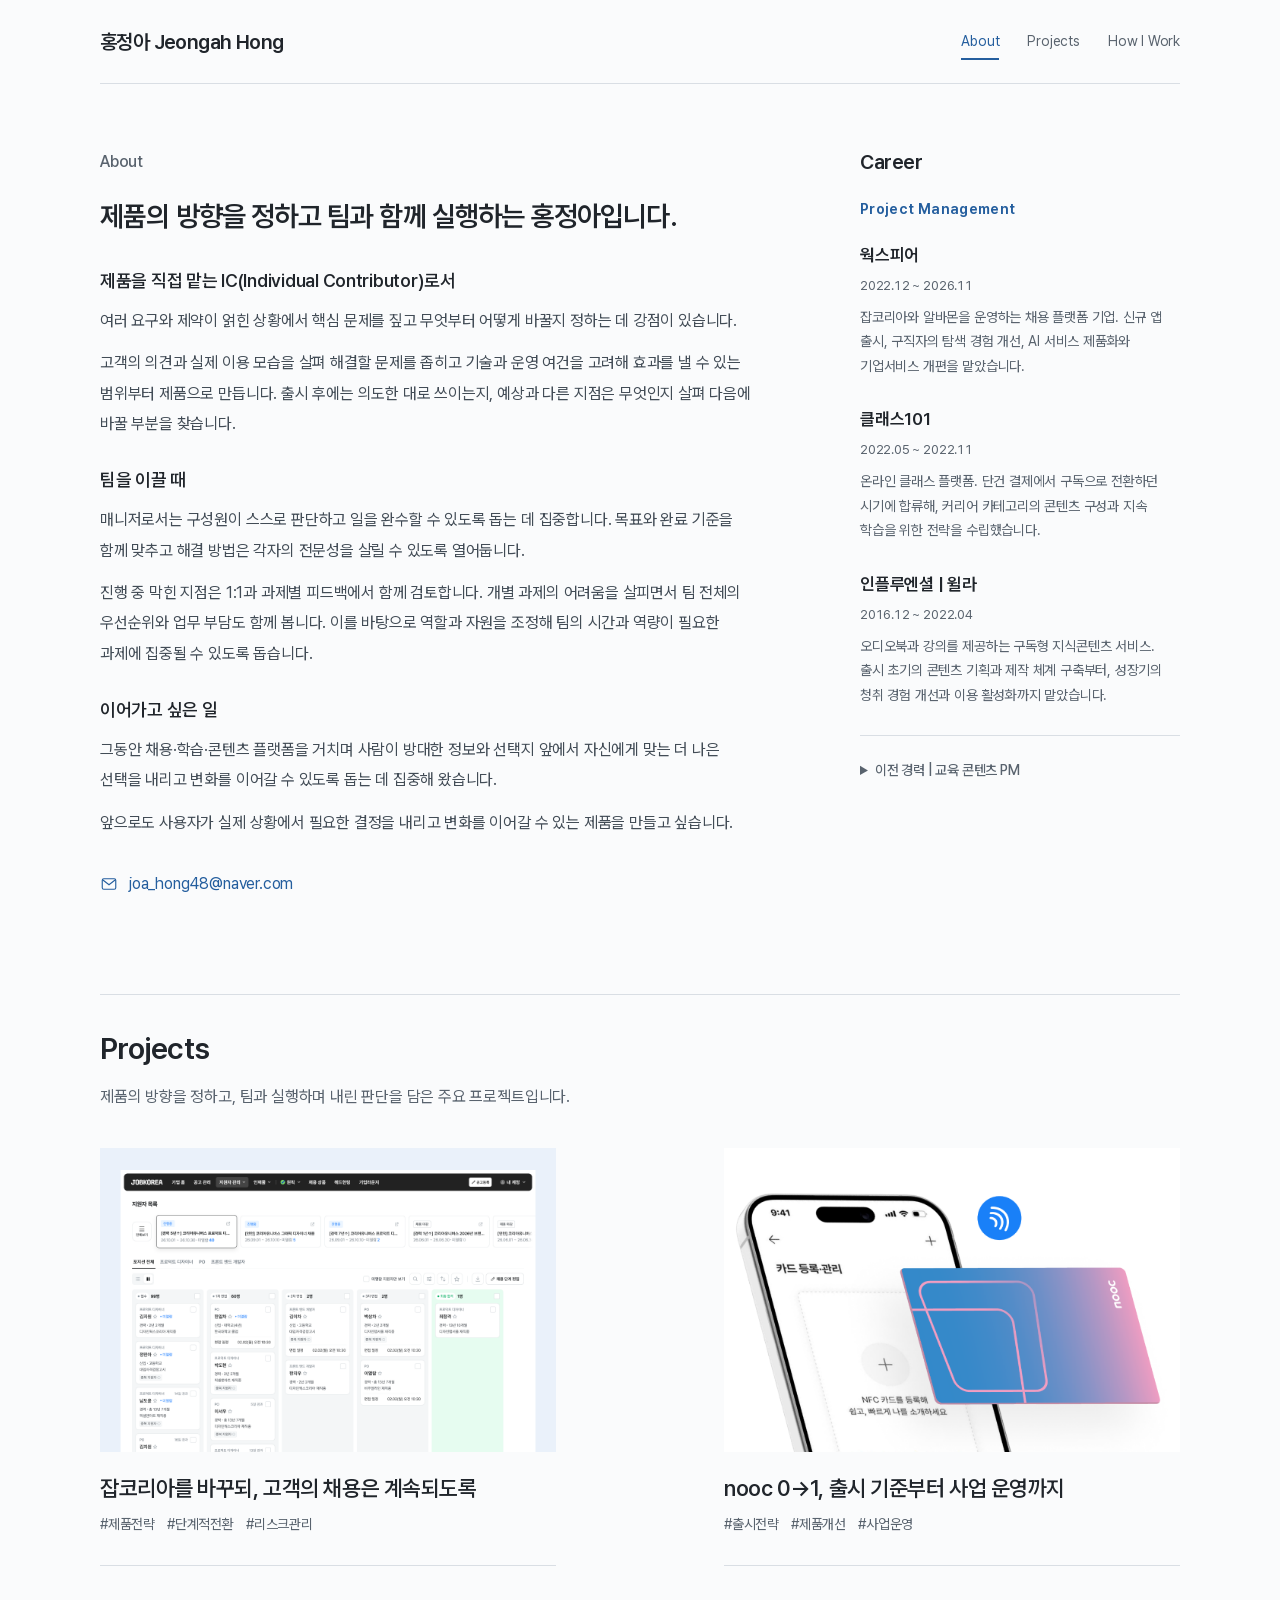
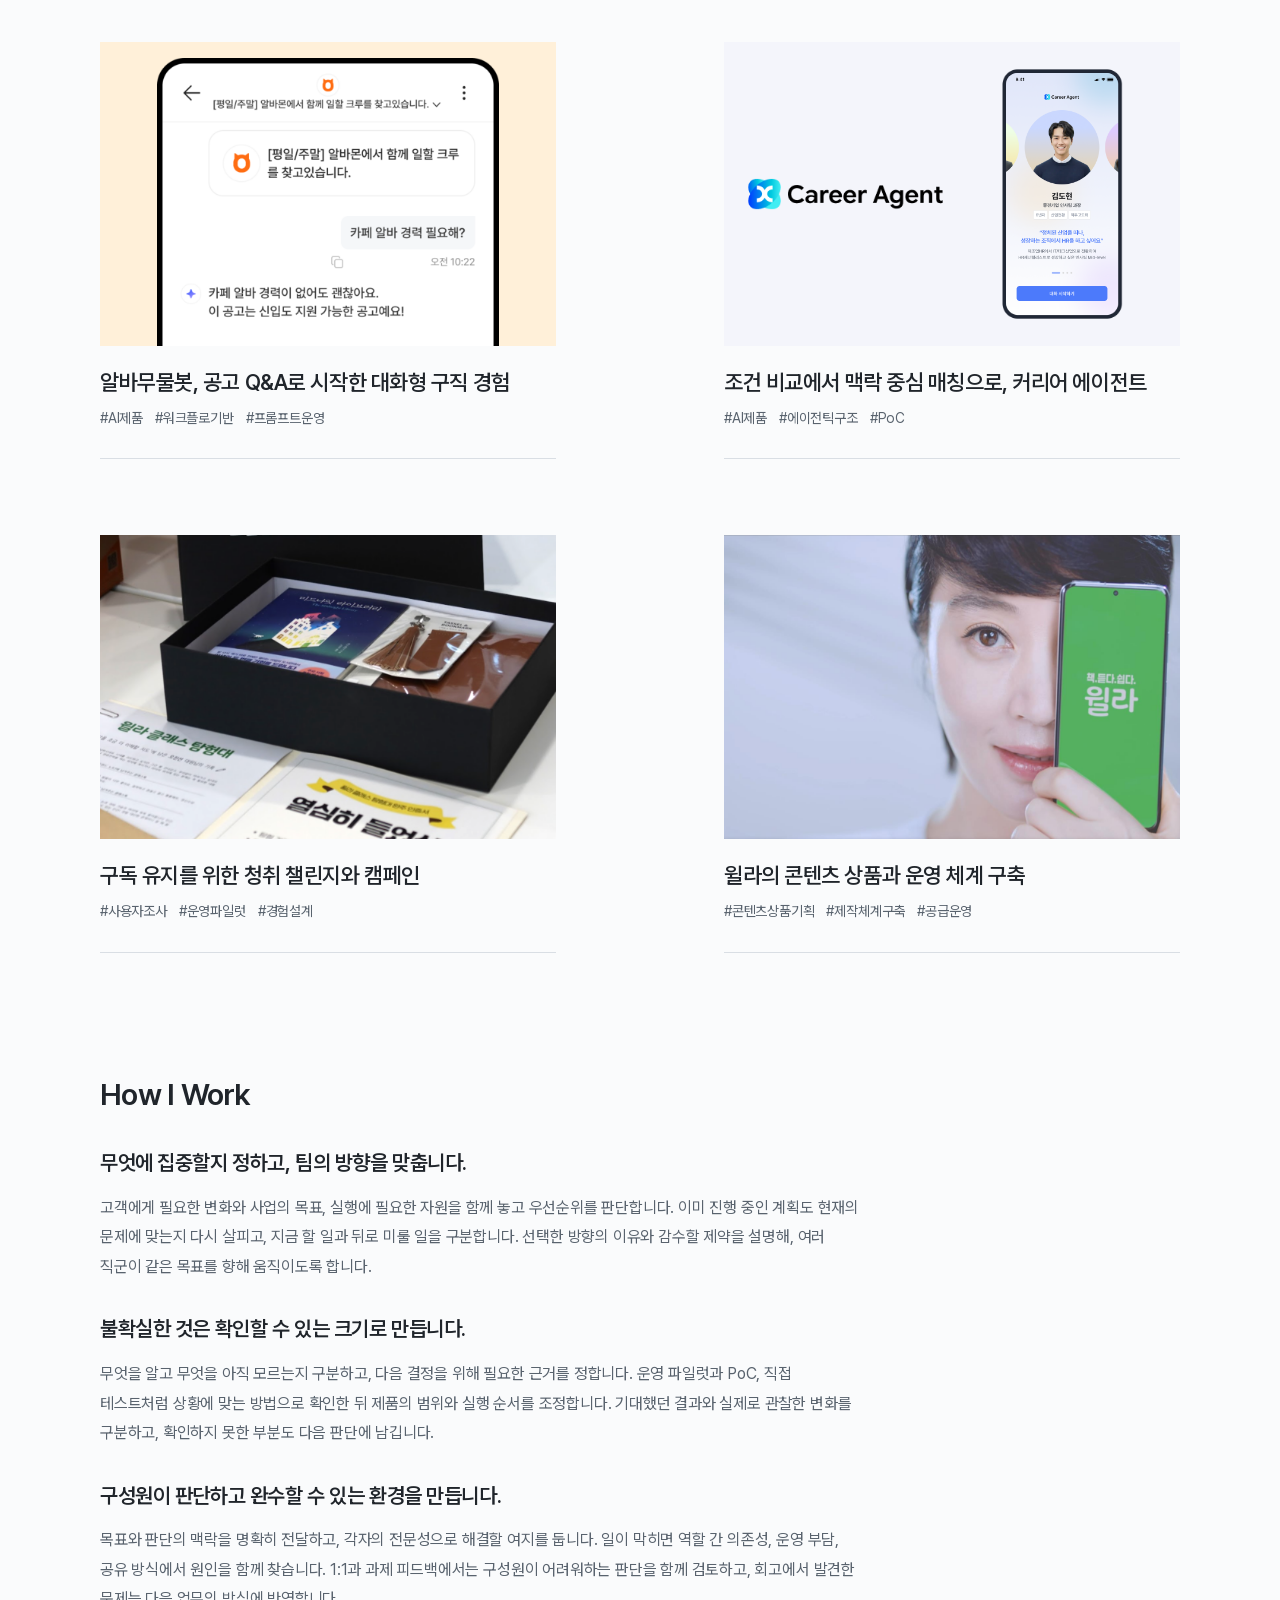
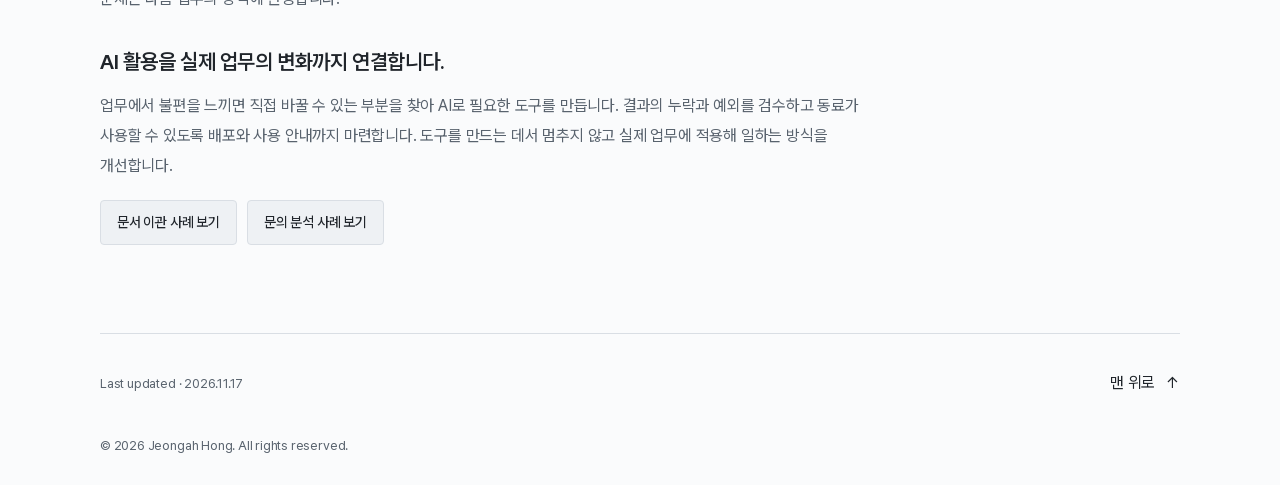
<file: share.html>
<!doctype html>
<html lang="ko">
<head>
  <meta charset="utf-8">
  <meta name="viewport" content="width=device-width, initial-scale=1">
  <title>Portfolio - Jeongah Hong</title>
  <meta property="og:type" content="website">
  <meta property="og:title" content="Portfolio - Jeongah Hong">
  <meta property="og:url" content="https://joahong.github.io/howiwork/share.html">
  <!-- Keep this sharing entry free of body text, images and automatic HTTP/meta redirects.
       Browsers navigate with JavaScript; non-rendering preview crawlers read only this page. -->
  <script>
    const destination = new URL('portfolio.html', window.location.href);
    destination.hash = window.location.hash;
    window.location.replace(destination.href);
  </script>
</head>
<body></body>
</html>
</file>
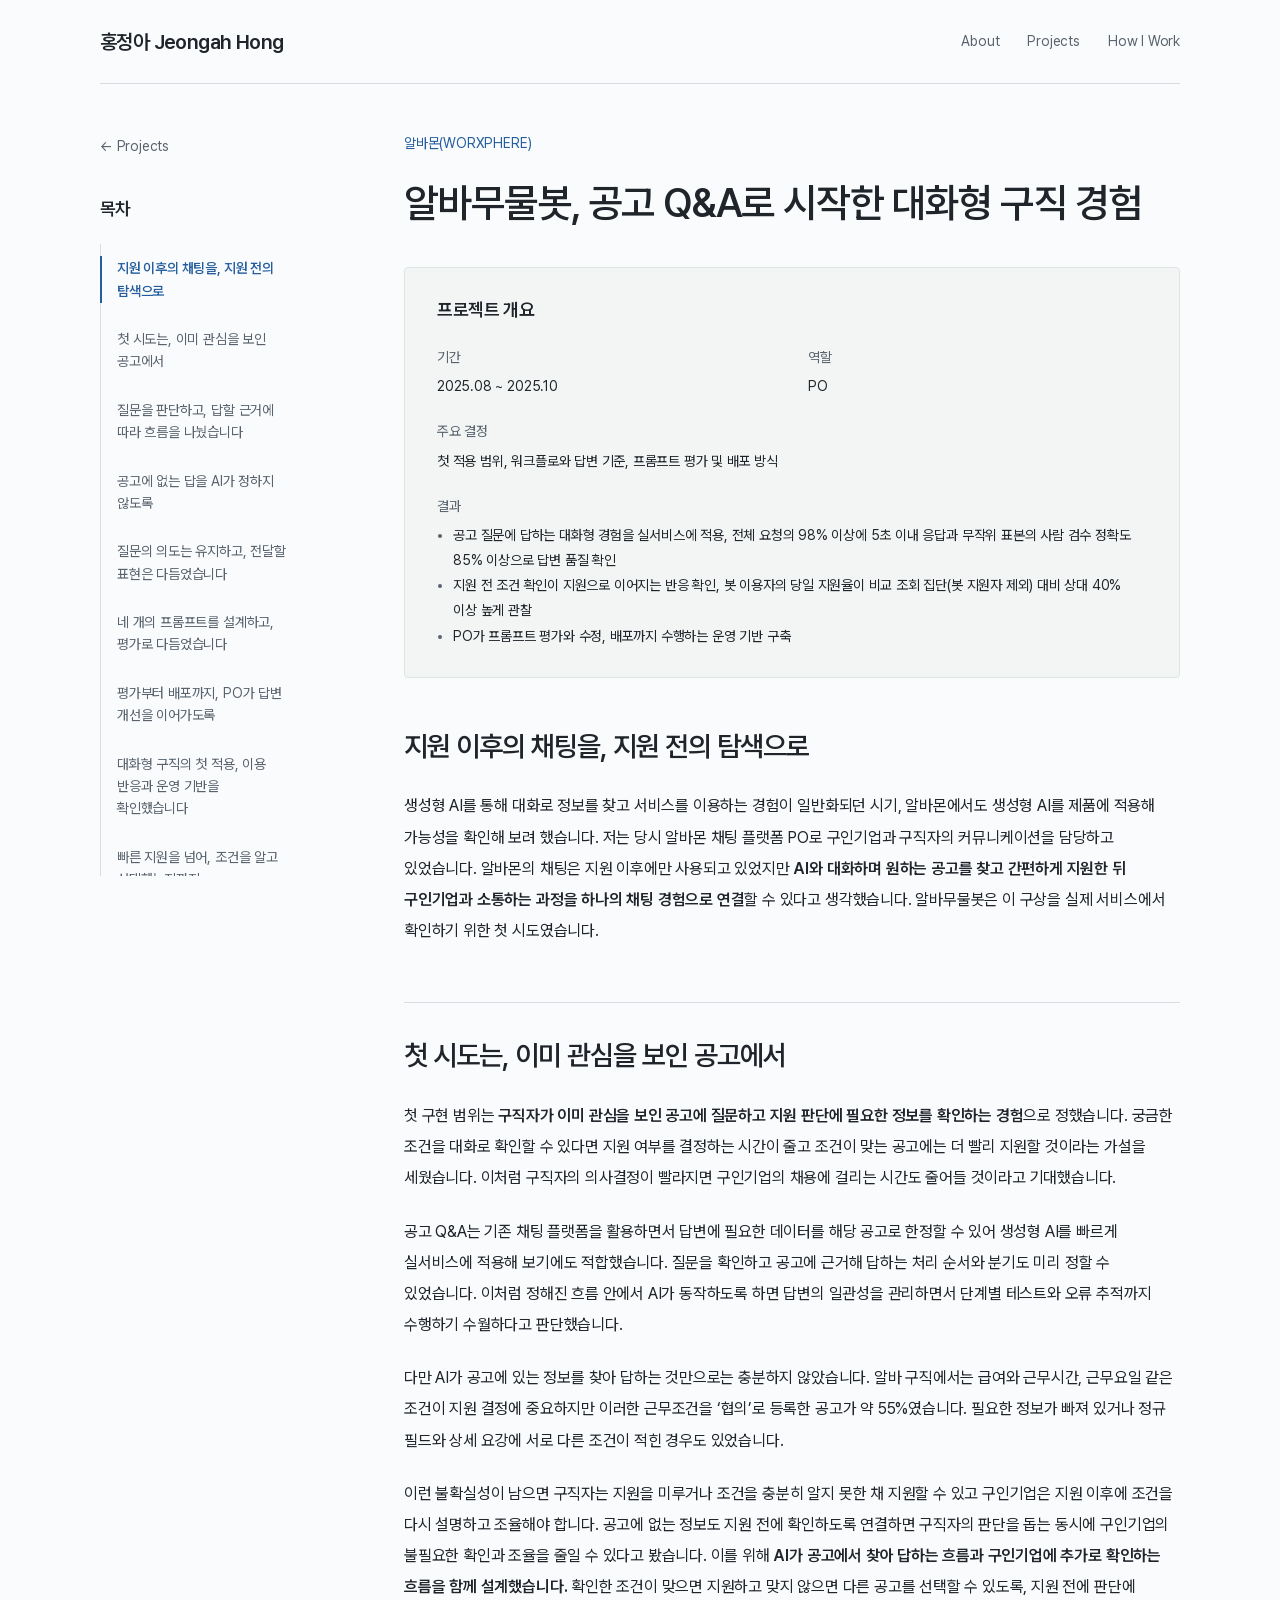
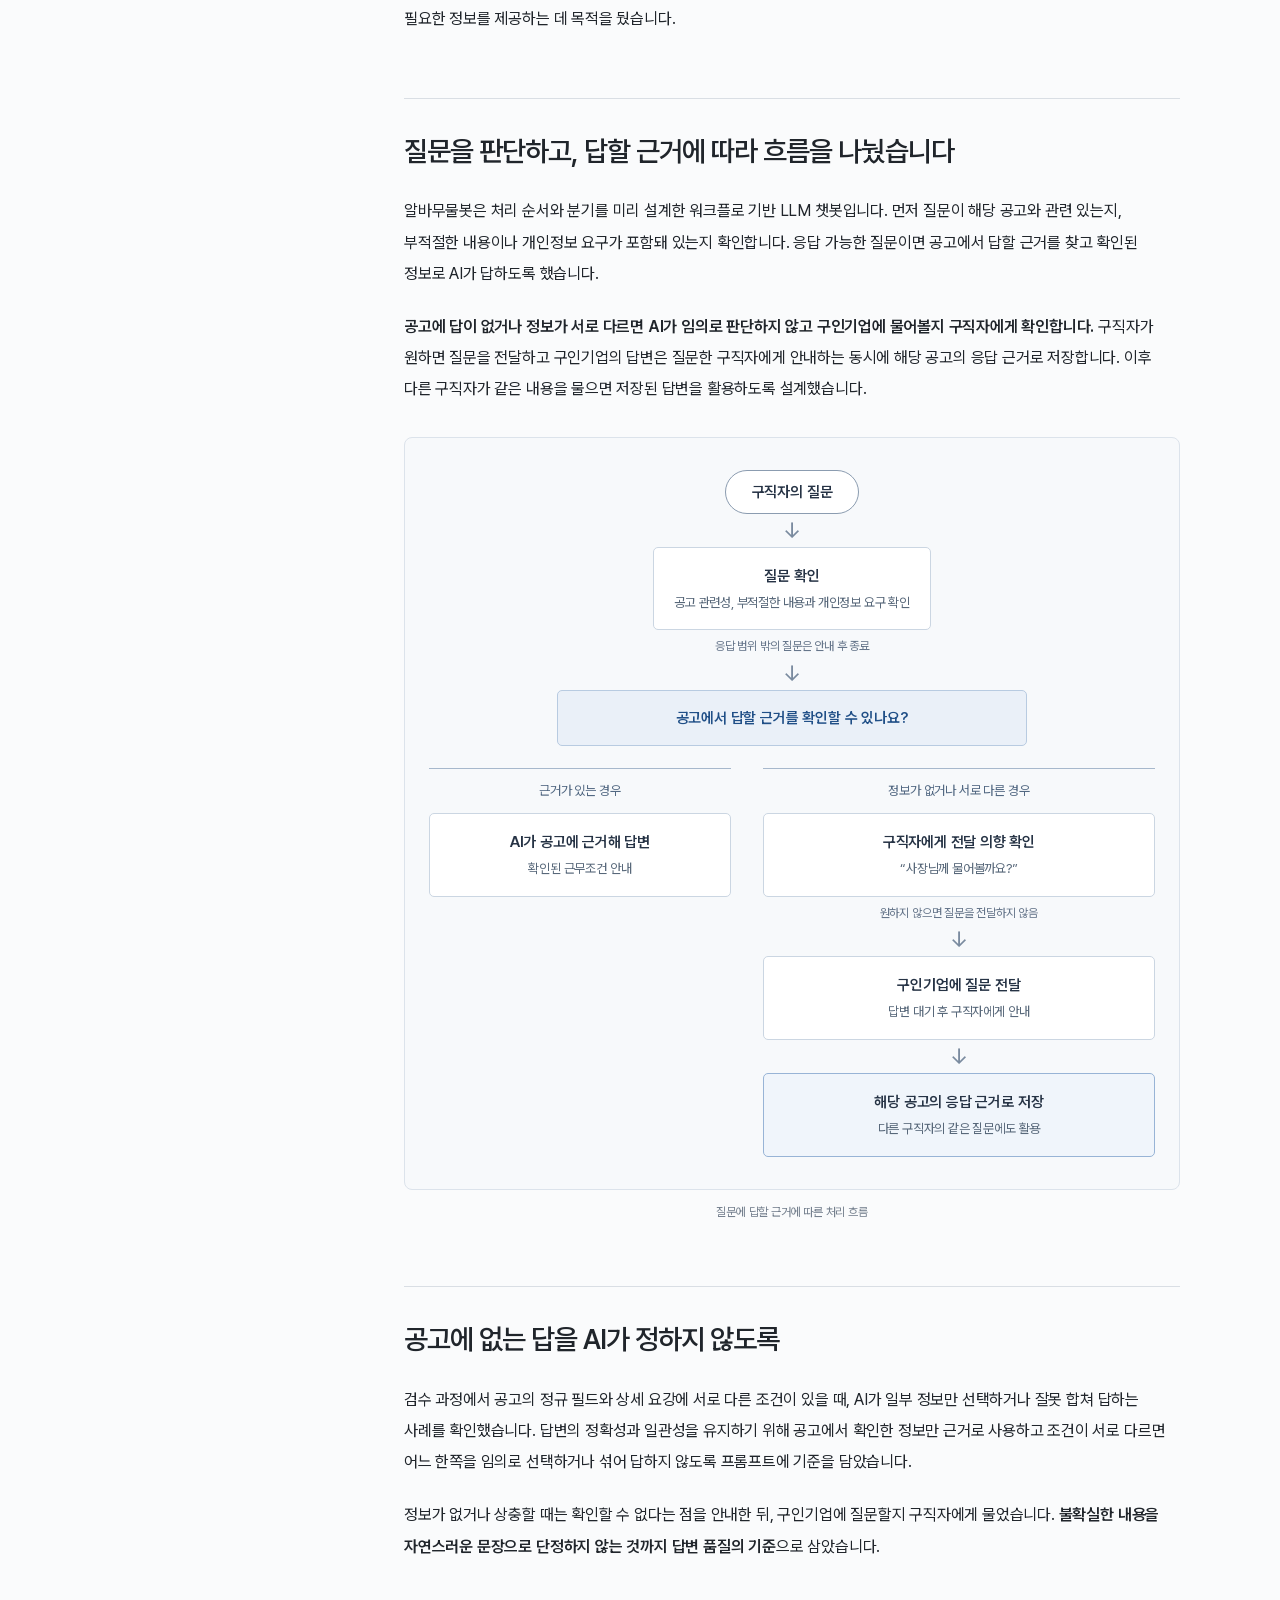
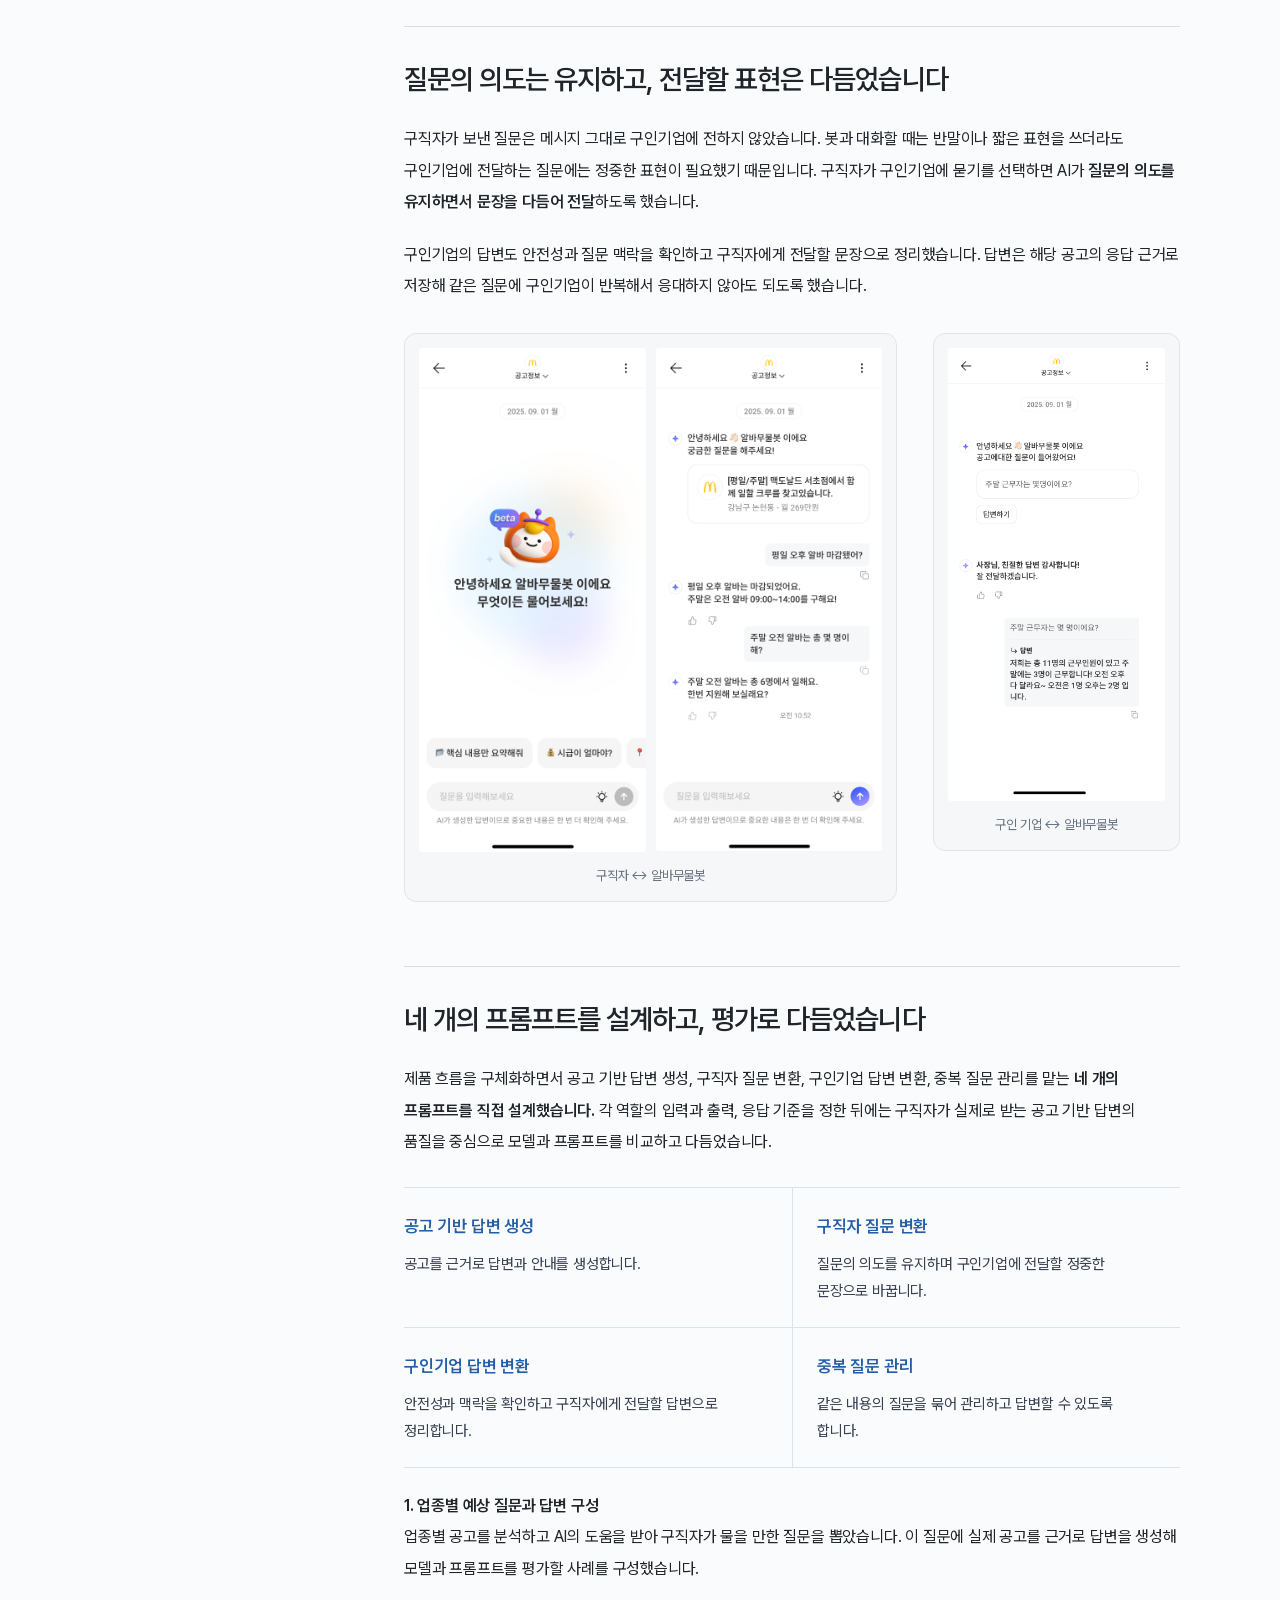
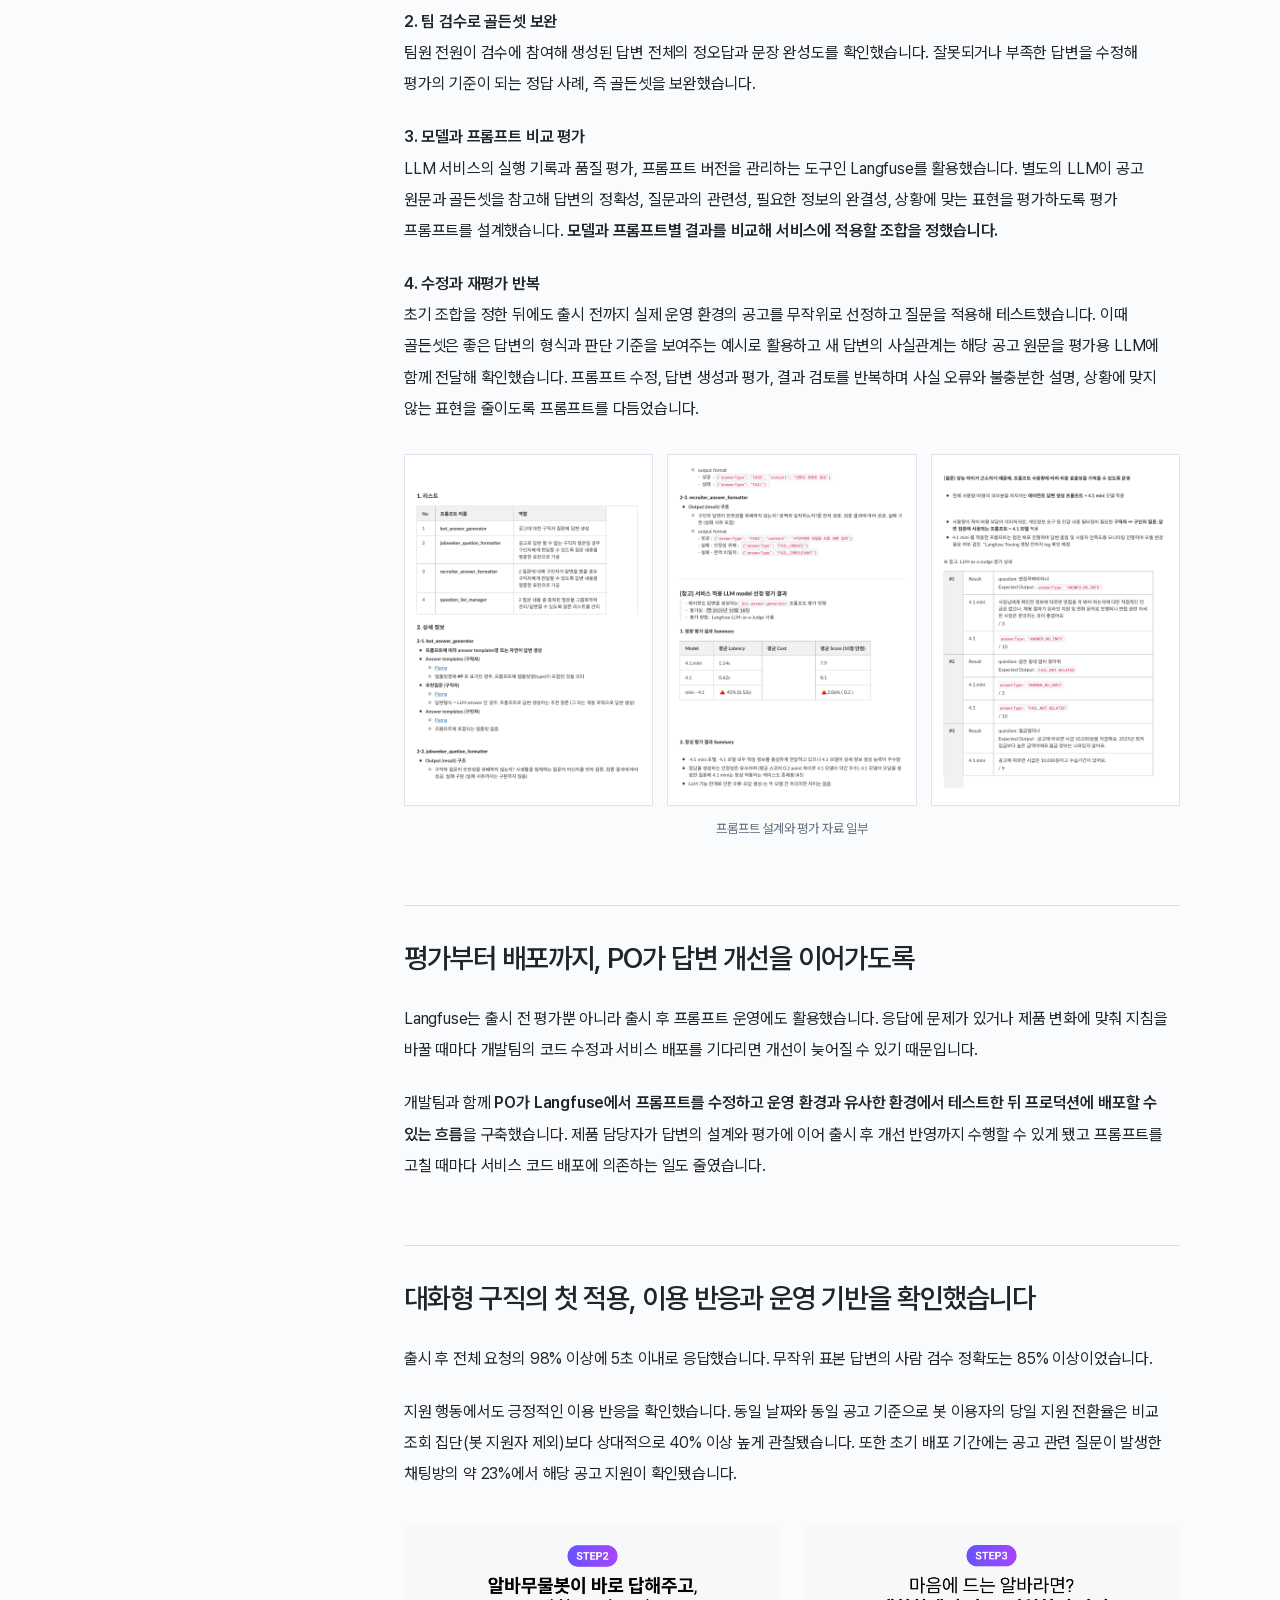
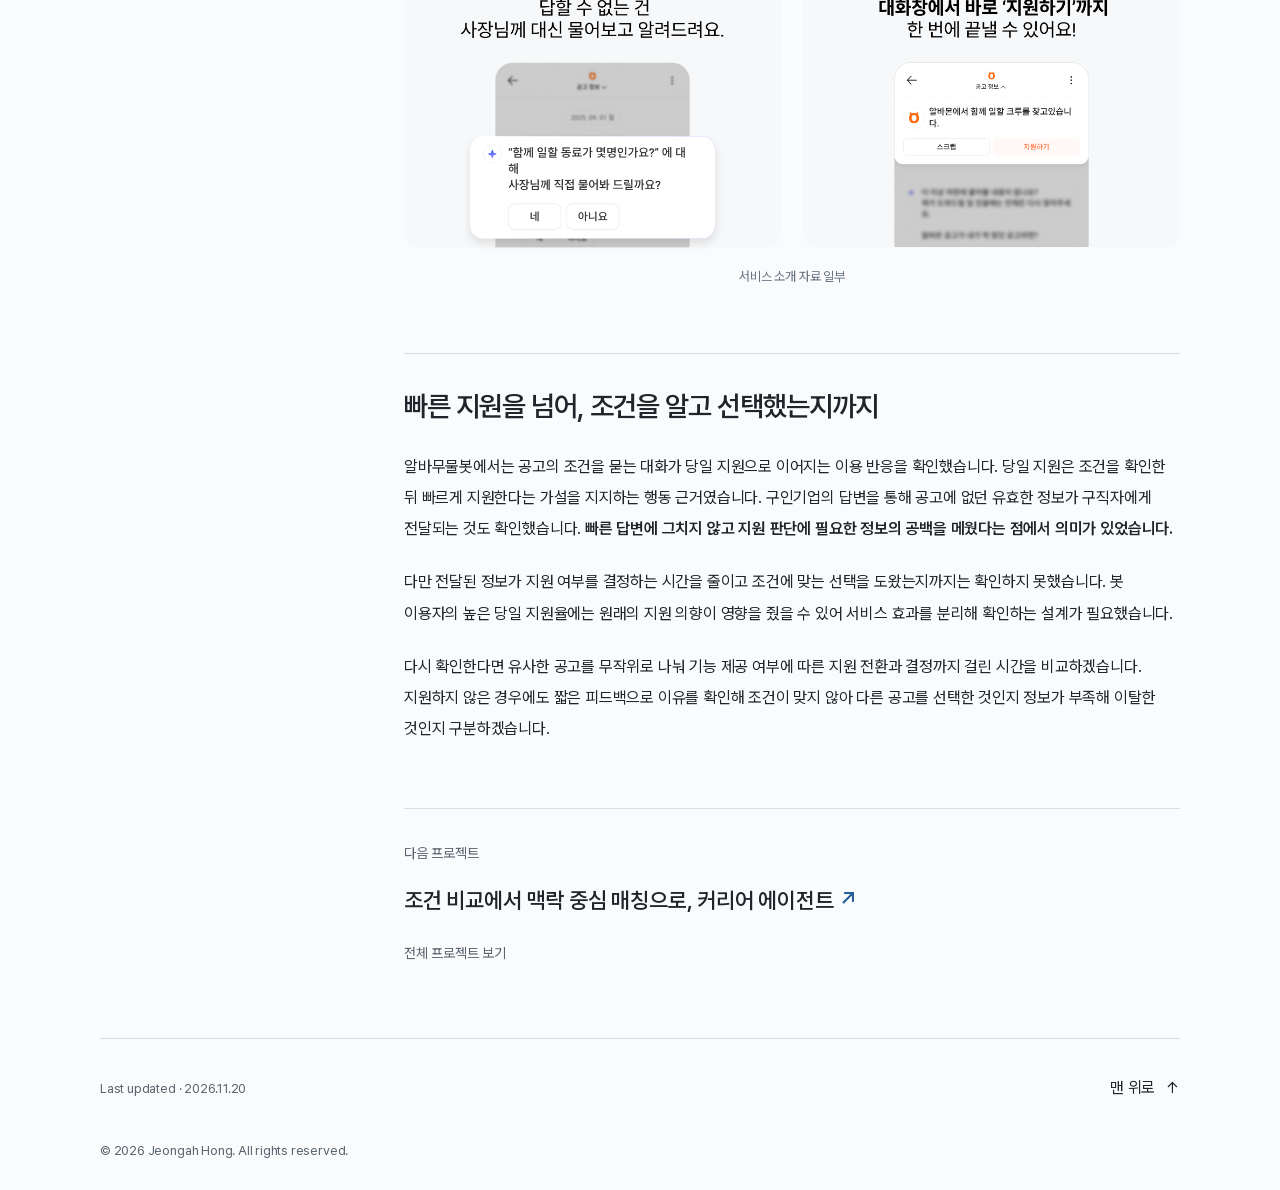
<file: cases/alba-qna.html>
<!doctype html>
<html lang="ko" id="top"><head><meta charset="utf-8"><meta name="viewport" content="width=device-width, initial-scale=1">
<title>알바무물봇, 공고 Q&amp;A로 시작한 대화형 구직 경험 | Portfolio - Jeongah Hong</title>
<meta name="theme-color" content="#fafbfc"><meta property="og:type" content="website"><meta property="og:title" content="알바무물봇, 공고 Q&amp;A로 시작한 대화형 구직 경험 | 홍정아">
<link rel="icon" href="../assets/favicon.svg" type="image/svg+xml"><link rel="preload" href="../assets/PretendardVariable.woff2" as="font" type="font/woff2" crossorigin>
<link rel="stylesheet" href="../assets/site.css?v=5038ac8d3e"><link rel="stylesheet" href="../assets/articles.css?v=b1e23d07b0"><script src="../assets/site.js?v=27dd18fce4" defer></script><script src="../assets/reading.js?v=31ac370d95" defer></script><link rel="stylesheet" href="../assets/alba-editorial.css?v=94d2e45f6f"></head>
<body class="article-page"><a class="skip-link" href="#main">본문으로 바로가기</a>
<header class="site-header"><div class="wrap nav"><a class="wordmark" href="../index.html" aria-label="홍정아 포트폴리오 홈">홍정아 Jeongah Hong</a><nav class="nav-links" aria-label="포트폴리오 목차"><a href="../index.html#intro">About</a><a href="../index.html#work">Projects</a><a href="../index.html#approach">How I Work</a></nav></div></header><main id="main" tabindex="-1"><article class="journal-article">
<header class="article-header"><a class="article-back" href="../index.html#work">← Projects</a>
<p class="article-category">알바몬(WORXPHERE)</p>
<h1>알바무물봇, 공고 Q&A로 시작한 대화형 구직 경험</h1>
<section class="project-overview" aria-labelledby="overview-title"><h2 id="overview-title">프로젝트 개요</h2><dl><div class="overview-field"><dt>기간</dt><dd>2025.08 ~ 2025.10</dd></div><div class="overview-field"><dt>역할</dt><dd>PO</dd></div><div class="overview-wide"><dt>주요 결정</dt><dd>첫 적용 범위, 워크플로와 답변 기준, 프롬프트 평가 및 배포 방식</dd></div><div class="overview-wide"><dt>결과</dt><dd><ul class="overview-results"><li>공고 질문에 답하는 대화형 경험을 실서비스에 적용, 전체 요청의 98% 이상에 5초 이내 응답과 무작위 표본의 사람 검수 정확도 85% 이상으로 답변 품질 확인</li><li>지원 전 조건 확인이 지원으로 이어지는 반응 확인, 봇 이용자의 당일 지원율이 비교 조회 집단(봇 지원자 제외) 대비 상대 40% 이상 높게 관찰</li><li>PO가 프롬프트 평가와 수정, 배포까지 수행하는 운영 기반 구축</li></ul></dd></div></dl></section>
</header>
<aside class="article-sidebar"><a class="article-back" href="../index.html#work">← Projects</a><nav class="toc-rail" aria-labelledby="toc-heading"><h2 id="toc-heading">목차</h2><ol><li><a href="#article-opening"><span>지원 이후의 채팅을, 지원 전의 탐색으로</span></a></li><li><a href="#problem"><span>첫 시도는, 이미 관심을 보인 공고에서</span></a></li><li><a href="#workflow"><span>질문을 판단하고, 답할 근거에 따라 흐름을 나눴습니다</span></a></li><li><a href="#boundaries"><span>공고에 없는 답을 AI가 정하지 않도록</span></a></li><li><a href="#handoff"><span>질문의 의도는 유지하고, 전달할 표현은 다듬었습니다</span></a></li><li><a href="#quality"><span>네 개의 프롬프트를 설계하고, 평가로 다듬었습니다</span></a></li><li><a href="#operation"><span>평가부터 배포까지, PO가 답변 개선을 이어가도록</span></a></li><li><a href="#outcome"><span>대화형 구직의 첫 적용, 이용 반응과 운영 기반을 확인했습니다</span></a></li><li><a href="#reflection"><span>빠른 지원을 넘어, 조건을 알고 선택했는지까지</span></a></li></ol></nav><a class="toc-top" href="#top">맨 위로 <span aria-hidden="true">↑</span></a></aside>
<div class="article-body"><nav class="article-contents" aria-label="글 목차"><details><summary>목차 <span>9개 항목 <span class="toc-chevron" aria-hidden="true">⌄</span></span></summary><ol><li><a href="#article-opening"><span>지원 이후의 채팅을, 지원 전의 탐색으로</span></a></li><li><a href="#problem"><span>첫 시도는, 이미 관심을 보인 공고에서</span></a></li><li><a href="#workflow"><span>질문을 판단하고, 답할 근거에 따라 흐름을 나눴습니다</span></a></li><li><a href="#boundaries"><span>공고에 없는 답을 AI가 정하지 않도록</span></a></li><li><a href="#handoff"><span>질문의 의도는 유지하고, 전달할 표현은 다듬었습니다</span></a></li><li><a href="#quality"><span>네 개의 프롬프트를 설계하고, 평가로 다듬었습니다</span></a></li><li><a href="#operation"><span>평가부터 배포까지, PO가 답변 개선을 이어가도록</span></a></li><li><a href="#outcome"><span>대화형 구직의 첫 적용, 이용 반응과 운영 기반을 확인했습니다</span></a></li><li><a href="#reflection"><span>빠른 지원을 넘어, 조건을 알고 선택했는지까지</span></a></li></ol></details></nav>
<div class="article-opening" id="article-opening"><h2>지원 이후의 채팅을, 지원 전의 탐색으로</h2><p>생성형 AI를 통해 대화로 정보를 찾고 서비스를 이용하는 경험이 일반화되던 시기, 알바몬에서도 생성형 AI를 제품에 적용해 가능성을 확인해 보려 했습니다. 저는 당시 알바몬 채팅 플랫폼 PO로 구인기업과 구직자의 커뮤니케이션을 담당하고 있었습니다. 알바몬의 채팅은 지원 이후에만 사용되고 있었지만 <strong>AI와 대화하며 원하는 공고를 찾고 간편하게 지원한 뒤 구인기업과 소통하는 과정을 하나의 채팅 경험으로 연결</strong>할 수 있다고 생각했습니다. 알바무물봇은 이 구상을 실제 서비스에서 확인하기 위한 첫 시도였습니다.</p></div>
<section class="article-section" id="problem" aria-labelledby="problem-title"><h2 id="problem-title">첫 시도는, 이미 관심을 보인 공고에서</h2><p>첫 구현 범위는 <strong>구직자가 이미 관심을 보인 공고에 질문하고 지원 판단에 필요한 정보를 확인하는 경험</strong>으로 정했습니다. 궁금한 조건을 대화로 확인할 수 있다면 지원 여부를 결정하는 시간이 줄고 조건이 맞는 공고에는 더 빨리 지원할 것이라는 가설을 세웠습니다. 이처럼 구직자의 의사결정이 빨라지면 구인기업의 채용에 걸리는 시간도 줄어들 것이라고 기대했습니다.</p><p>공고 Q&A는 기존 채팅 플랫폼을 활용하면서 답변에 필요한 데이터를 해당 공고로 한정할 수 있어 생성형 AI를 빠르게 실서비스에 적용해 보기에도 적합했습니다. 질문을 확인하고 공고에 근거해 답하는 처리 순서와 분기도 미리 정할 수 있었습니다. 이처럼 정해진 흐름 안에서 AI가 동작하도록 하면 답변의 일관성을 관리하면서 단계별 테스트와 오류 추적까지 수행하기 수월하다고 판단했습니다.</p><p>다만 AI가 공고에 있는 정보를 찾아 답하는 것만으로는 충분하지 않았습니다. 알바 구직에서는 급여와 근무시간, 근무요일 같은 조건이 지원 결정에 중요하지만 이러한 근무조건을 ‘협의’로 등록한 공고가 약 55%였습니다. 필요한 정보가 빠져 있거나 정규 필드와 상세 요강에 서로 다른 조건이 적힌 경우도 있었습니다.</p><p>이런 불확실성이 남으면 구직자는 지원을 미루거나 조건을 충분히 알지 못한 채 지원할 수 있고 구인기업은 지원 이후에 조건을 다시 설명하고 조율해야 합니다. 공고에 없는 정보도 지원 전에 확인하도록 연결하면 구직자의 판단을 돕는 동시에 구인기업의 불필요한 확인과 조율을 줄일 수 있다고 봤습니다. 이를 위해 <strong>AI가 공고에서 찾아 답하는 흐름과 구인기업에 추가로 확인하는 흐름을 함께 설계했습니다.</strong> 확인한 조건이 맞으면 지원하고 맞지 않으면 다른 공고를 선택할 수 있도록, 지원 전에 판단에 필요한 정보를 제공하는 데 목적을 뒀습니다.</p></section><section class="article-section" id="workflow" aria-labelledby="workflow-title"><h2 id="workflow-title">질문을 판단하고, 답할 근거에 따라 흐름을 나눴습니다</h2><p>알바무물봇은 처리 순서와 분기를 미리 설계한 워크플로 기반 LLM 챗봇입니다. 먼저 질문이 해당 공고와 관련 있는지, 부적절한 내용이나 개인정보 요구가 포함돼 있는지 확인합니다. 응답 가능한 질문이면 공고에서 답할 근거를 찾고 확인된 정보로 AI가 답하도록 했습니다.</p><p><strong>공고에 답이 없거나 정보가 서로 다르면 AI가 임의로 판단하지 않고 구인기업에 물어볼지 구직자에게 확인합니다.</strong> 구직자가 원하면 질문을 전달하고 구인기업의 답변은 질문한 구직자에게 안내하는 동시에 해당 공고의 응답 근거로 저장합니다. 이후 다른 구직자가 같은 내용을 물으면 저장된 답변을 활용하도록 설계했습니다.</p><p><span class="alba-flow" role="group" aria-label="알바무물봇 핵심 응답 흐름"><span class="af-start">구직자의 질문</span><span class="af-arrow" aria-hidden="true">↓</span><span class="af-check"><strong>질문 확인</strong><span>공고 관련성, 부적절한 내용과 개인정보 요구 확인</span></span><span class="af-aside">응답 범위 밖의 질문은 안내 후 종료</span><span class="af-arrow" aria-hidden="true">↓</span><span class="af-decision">공고에서 답할 근거를 확인할 수 있나요?</span><span class="af-branches"><span class="af-branch"><span class="af-label">근거가 있는 경우</span><span class="af-node"><strong>AI가 공고에 근거해 답변</strong><span>확인된 근무조건 안내</span></span></span><span class="af-branch"><span class="af-label">정보가 없거나 서로 다른 경우</span><span class="af-node"><strong>구직자에게 전달 의향 확인</strong><span>“사장님께 물어볼까요?”</span></span><span class="af-aside">원하지 않으면 질문을 전달하지 않음</span><span class="af-arrow" aria-hidden="true">↓</span><span class="af-node"><strong>구인기업에 질문 전달</strong><span>답변 대기 후 구직자에게 안내</span></span><span class="af-arrow" aria-hidden="true">↓</span><span class="af-node af-save"><strong>해당 공고의 응답 근거로 저장</strong><span>다른 구직자의 같은 질문에도 활용</span></span></span></span></span><span class="alba-visual-caption">질문에 답할 근거에 따른 처리 흐름</span></p></section><section class="article-section" id="boundaries" aria-labelledby="boundaries-title"><h2 id="boundaries-title">공고에 없는 답을 AI가 정하지 않도록</h2><p>검수 과정에서 공고의 정규 필드와 상세 요강에 서로 다른 조건이 있을 때, AI가 일부 정보만 선택하거나 잘못 합쳐 답하는 사례를 확인했습니다. 답변의 정확성과 일관성을 유지하기 위해 공고에서 확인한 정보만 근거로 사용하고 조건이 서로 다르면 어느 한쪽을 임의로 선택하거나 섞어 답하지 않도록 프롬프트에 기준을 담았습니다.</p><p>정보가 없거나 상충할 때는 확인할 수 없다는 점을 안내한 뒤, 구인기업에 질문할지 구직자에게 물었습니다. <strong>불확실한 내용을 자연스러운 문장으로 단정하지 않는 것까지 답변 품질의 기준</strong>으로 삼았습니다.</p></section><section class="article-section" id="handoff" aria-labelledby="handoff-title"><h2 id="handoff-title">질문의 의도는 유지하고, 전달할 표현은 다듬었습니다</h2><p>구직자가 보낸 질문은 메시지 그대로 구인기업에 전하지 않았습니다. 봇과 대화할 때는 반말이나 짧은 표현을 쓰더라도 구인기업에 전달하는 질문에는 정중한 표현이 필요했기 때문입니다. 구직자가 구인기업에 묻기를 선택하면 AI가 <strong>질문의 의도를 유지하면서 문장을 다듬어 전달</strong>하도록 했습니다.</p><p>구인기업의 답변도 안전성과 질문 맥락을 확인하고 구직자에게 전달할 문장으로 정리했습니다. 답변은 해당 공고의 응답 근거로 저장해 같은 질문에 구인기업이 반복해서 응대하지 않아도 되도록 했습니다.</p><div class="article-figures article-alba-handoff"><figure class="evidence evidence-captioned alba-seeker-group"><div class="alba-seeker-screens"><img src="assets/content-edit/alba-20261020/seeker-welcome-v7.png" alt="구직자용 알바무물봇 대화 시작 화면" width="1080" height="2400" loading="lazy" decoding="async"><img src="assets/content-edit/alba-20261020/seeker-conversation-v6.png" alt="구직자가 알바무물봇에 근무 조건을 질문하는 화면" width="1080" height="2397" loading="lazy" decoding="async"></div><figcaption>구직자 ↔ 알바무물봇</figcaption></figure><figure class="evidence evidence-captioned alba-employer-group"><img src="assets/content-edit/alba-20261020/employer-upload-v4.png" alt="구인 기업이 알바무물봇에 근무 인원을 답변하는 화면" width="774" height="1616" loading="lazy" decoding="async"><figcaption>구인 기업 ↔ 알바무물봇</figcaption></figure></div></section><section class="article-section" id="quality" aria-labelledby="quality-title"><h2 id="quality-title">네 개의 프롬프트를 설계하고, 평가로 다듬었습니다</h2><p>제품 흐름을 구체화하면서 공고 기반 답변 생성, 구직자 질문 변환, 구인기업 답변 변환, 중복 질문 관리를 맡는 <strong>네 개의 프롬프트를 직접 설계했습니다.</strong> 각 역할의 입력과 출력, 응답 기준을 정한 뒤에는 구직자가 실제로 받는 공고 기반 답변의 품질을 중심으로 모델과 프롬프트를 비교하고 다듬었습니다.</p><p><span class="alba-prompt-map" role="group" aria-label="직접 설계한 네 개 프롬프트"><span><strong>공고 기반 답변 생성</strong><span>공고를 근거로 답변과 안내를 생성합니다.</span></span><span><strong>구직자 질문 변환</strong><span>질문의 의도를 유지하며 구인기업에 전달할 정중한 문장으로 바꿉니다.</span></span><span><strong>구인기업 답변 변환</strong><span>안전성과 맥락을 확인하고 구직자에게 전달할 답변으로 정리합니다.</span></span><span><strong>중복 질문 관리</strong><span>같은 내용의 질문을 묶어 관리하고 답변할 수 있도록 합니다.</span></span></span></p><p><strong>1. 업종별 예상 질문과 답변 구성</strong><br>업종별 공고를 분석하고 AI의 도움을 받아 구직자가 물을 만한 질문을 뽑았습니다. 이 질문에 실제 공고를 근거로 답변을 생성해 모델과 프롬프트를 평가할 사례를 구성했습니다.</p><p><strong>2. 팀 검수로 골든셋 보완</strong><br>팀원 전원이 검수에 참여해 생성된 답변 전체의 정오답과 문장 완성도를 확인했습니다. 잘못되거나 부족한 답변을 수정해 평가의 기준이 되는 정답 사례, 즉 골든셋을 보완했습니다.</p><p><strong>3. 모델과 프롬프트 비교 평가</strong><br>LLM 서비스의 실행 기록과 품질 평가, 프롬프트 버전을 관리하는 도구인 Langfuse를 활용했습니다. 별도의 LLM이 공고 원문과 골든셋을 참고해 답변의 정확성, 질문과의 관련성, 필요한 정보의 완결성, 상황에 맞는 표현을 평가하도록 평가 프롬프트를 설계했습니다. <strong>모델과 프롬프트별 결과를 비교해 서비스에 적용할 조합을 정했습니다.</strong></p><p><strong>4. 수정과 재평가 반복</strong><br>초기 조합을 정한 뒤에도 출시 전까지 실제 운영 환경의 공고를 무작위로 선정하고 질문을 적용해 테스트했습니다. 이때 골든셋은 좋은 답변의 형식과 판단 기준을 보여주는 예시로 활용하고 새 답변의 사실관계는 해당 공고 원문을 평가용 LLM에 함께 전달해 확인했습니다. 프롬프트 수정, 답변 생성과 평가, 결과 검토를 반복하며 사실 오류와 불충분한 설명, 상황에 맞지 않는 표현을 줄이도록 프롬프트를 다듬었습니다.</p><div class="article-figures article-report"><figure class="evidence evidence-plain"><img src="assets/content-edit/alba-20261020/prompt-page-v4.png" alt="프롬프트 설계 자료 일부" width="1060" height="1500" loading="lazy" decoding="async"></figure><figure class="evidence evidence-plain"><img src="assets/content-edit/alba-20261020/prompt-page-v5-4.png" alt="프롬프트 설계와 평가 자료" width="1060" height="1500" loading="lazy" decoding="async"></figure><figure class="evidence evidence-plain"><img src="assets/content-edit/alba-20261020/prompt-page-v5-5.png" alt="프롬프트 설계와 평가 자료" width="1060" height="1500" loading="lazy" decoding="async"></figure></div><p class="article-caption">프롬프트 설계와 평가 자료 일부</p></section><section class="article-section" id="operation" aria-labelledby="operation-title"><h2 id="operation-title">평가부터 배포까지, PO가 답변 개선을 이어가도록</h2><p>Langfuse는 출시 전 평가뿐 아니라 출시 후 프롬프트 운영에도 활용했습니다. 응답에 문제가 있거나 제품 변화에 맞춰 지침을 바꿀 때마다 개발팀의 코드 수정과 서비스 배포를 기다리면 개선이 늦어질 수 있기 때문입니다.</p><p>개발팀과 함께 <strong>PO가 Langfuse에서 프롬프트를 수정하고 운영 환경과 유사한 환경에서 테스트한 뒤 프로덕션에 배포할 수 있는 흐름</strong>을 구축했습니다. 제품 담당자가 답변의 설계와 평가에 이어 출시 후 개선 반영까지 수행할 수 있게 됐고 프롬프트를 고칠 때마다 서비스 코드 배포에 의존하는 일도 줄였습니다.</p></section><section class="article-section" id="outcome" aria-labelledby="outcome-title"><h2 id="outcome-title">대화형 구직의 첫 적용, 이용 반응과 운영 기반을 확인했습니다</h2><p>출시 후 전체 요청의 98% 이상에 5초 이내로 응답했습니다. 무작위 표본 답변의 사람 검수 정확도는 85% 이상이었습니다.</p><p>지원 행동에서도 긍정적인 이용 반응을 확인했습니다. 동일 날짜와 동일 공고 기준으로 봇 이용자의 당일 지원 전환율은 비교 조회 집단(봇 지원자 제외)보다 상대적으로 40% 이상 높게 관찰됐습니다. 또한 초기 배포 기간에는 공고 관련 질문이 발생한 채팅방의 약 23%에서 해당 공고 지원이 확인됐습니다.</p><div class="article-figures article-report"><figure class="evidence evidence-plain"><img src="assets/content-edit/alba-20261020/intro-upload-v4-2.png" alt="서비스 소개 자료 일부" width="1400" height="1243" loading="lazy" decoding="async"></figure><figure class="evidence evidence-plain"><img src="assets/content-edit/alba-20261020/intro-upload-v4-3.png" alt="서비스 소개 자료 일부" width="1400" height="1243" loading="lazy" decoding="async"></figure></div><p class="article-caption">서비스 소개 자료 일부</p></section><section class="article-section" id="reflection" aria-labelledby="reflection-title"><h2 id="reflection-title">빠른 지원을 넘어, 조건을 알고 선택했는지까지</h2><p>알바무물봇에서는 공고의 조건을 묻는 대화가 당일 지원으로 이어지는 이용 반응을 확인했습니다. 당일 지원은 조건을 확인한 뒤 빠르게 지원한다는 가설을 지지하는 행동 근거였습니다. 구인기업의 답변을 통해 공고에 없던 유효한 정보가 구직자에게 전달되는 것도 확인했습니다. <strong>빠른 답변에 그치지 않고 지원 판단에 필요한 정보의 공백을 메웠다는 점에서 의미가 있었습니다.</strong></p><p>다만 전달된 정보가 지원 여부를 결정하는 시간을 줄이고 조건에 맞는 선택을 도왔는지까지는 확인하지 못했습니다. 봇 이용자의 높은 당일 지원율에는 원래의 지원 의향이 영향을 줬을 수 있어 서비스 효과를 분리해 확인하는 설계가 필요했습니다.</p><p>다시 확인한다면 유사한 공고를 무작위로 나눠 기능 제공 여부에 따른 지원 전환과 결정까지 걸린 시간을 비교하겠습니다. 지원하지 않은 경우에도 짧은 피드백으로 이유를 확인해 조건이 맞지 않아 다른 공고를 선택한 것인지 정보가 부족해 이탈한 것인지 구분하겠습니다.</p></section>

<nav class="article-next" aria-label="다른 프로젝트"><span>다음 프로젝트</span><a href="career-agent.html">조건 비교에서 맥락 중심 매칭으로, 커리어 에이전트 <span aria-hidden="true">↗</span></a><a class="article-back" href="../index.html#work">전체 프로젝트 보기</a></nav></div></article></main><nav class="reading-actions wrap" aria-label="페이지 이동"><p class="last-updated">Last updated · <time datetime="2026-11-20">2026.11.20</time></p><a href="#top">맨 위로 <span aria-hidden="true">↑</span></a></nav><footer class="site-footer"><div class="wrap"><p>© 2026 Jeongah Hong. All rights reserved.</p></div></footer></body></html>
</file>
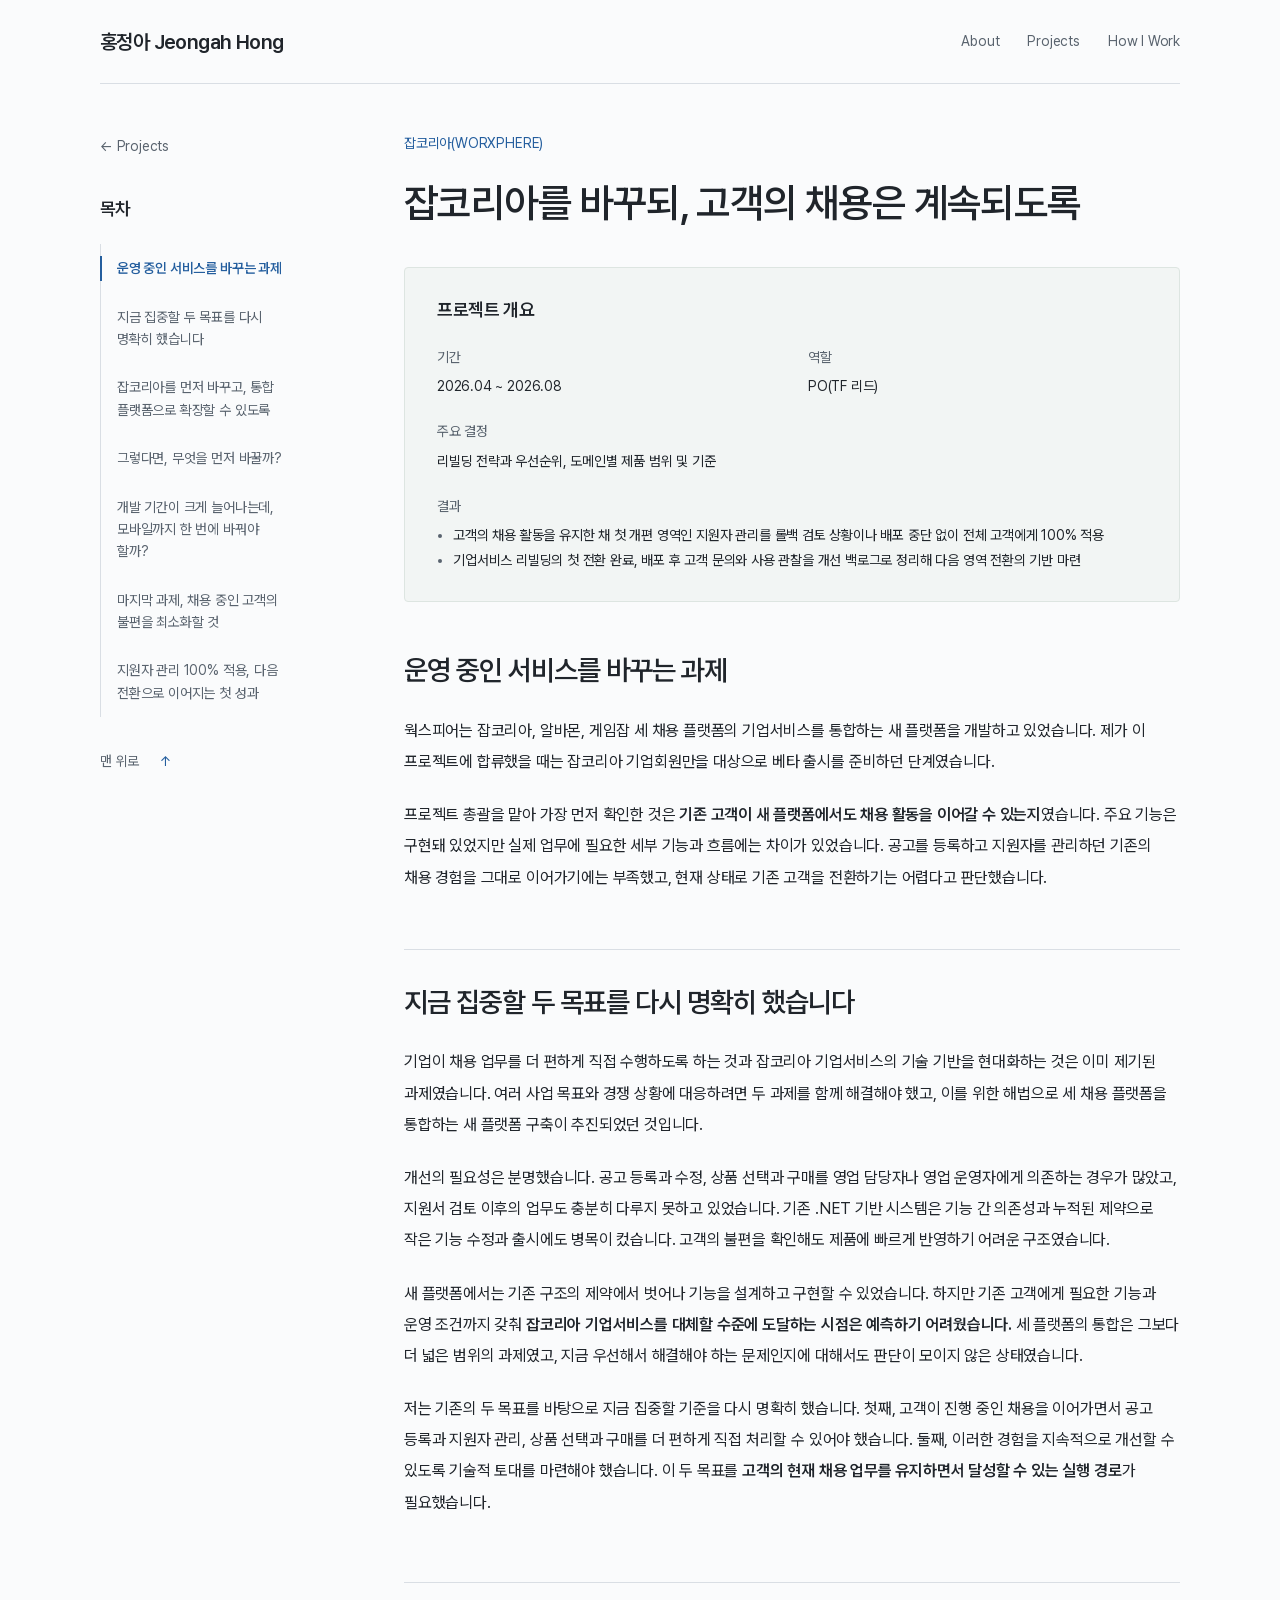
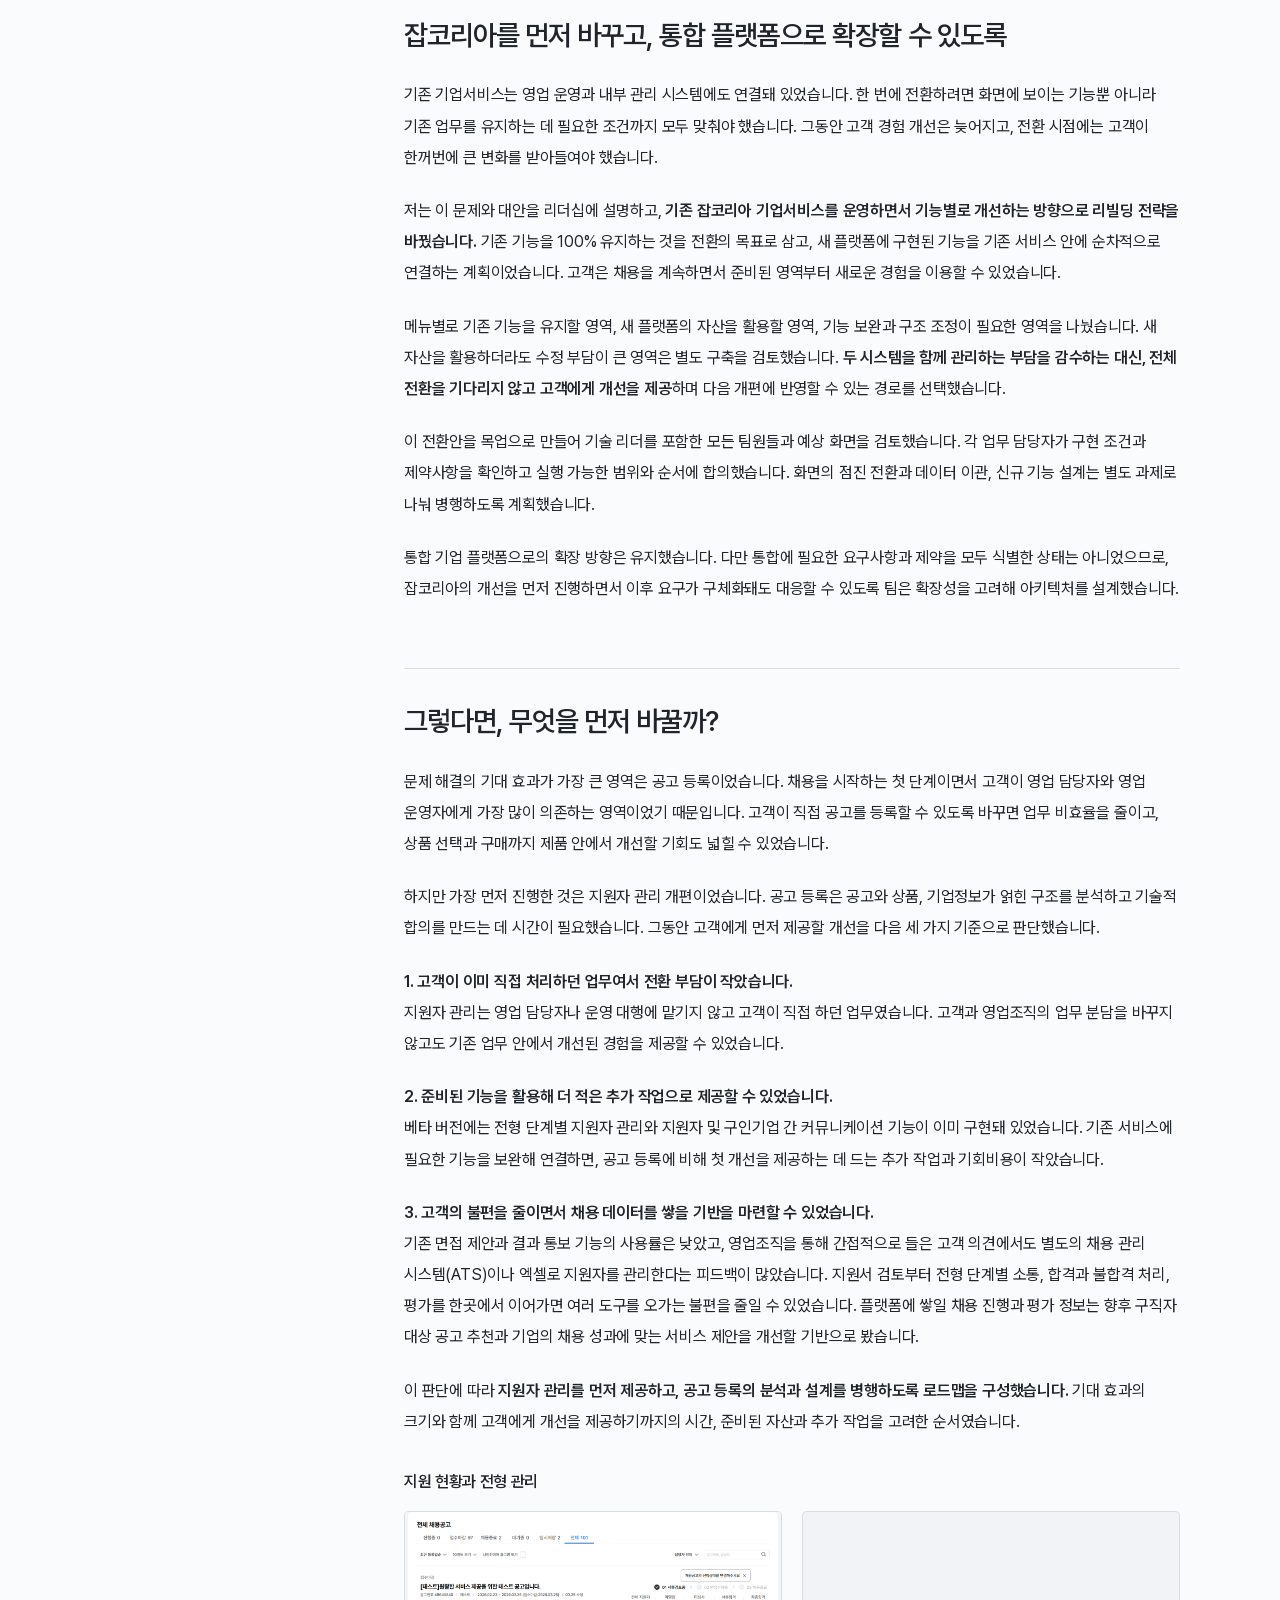
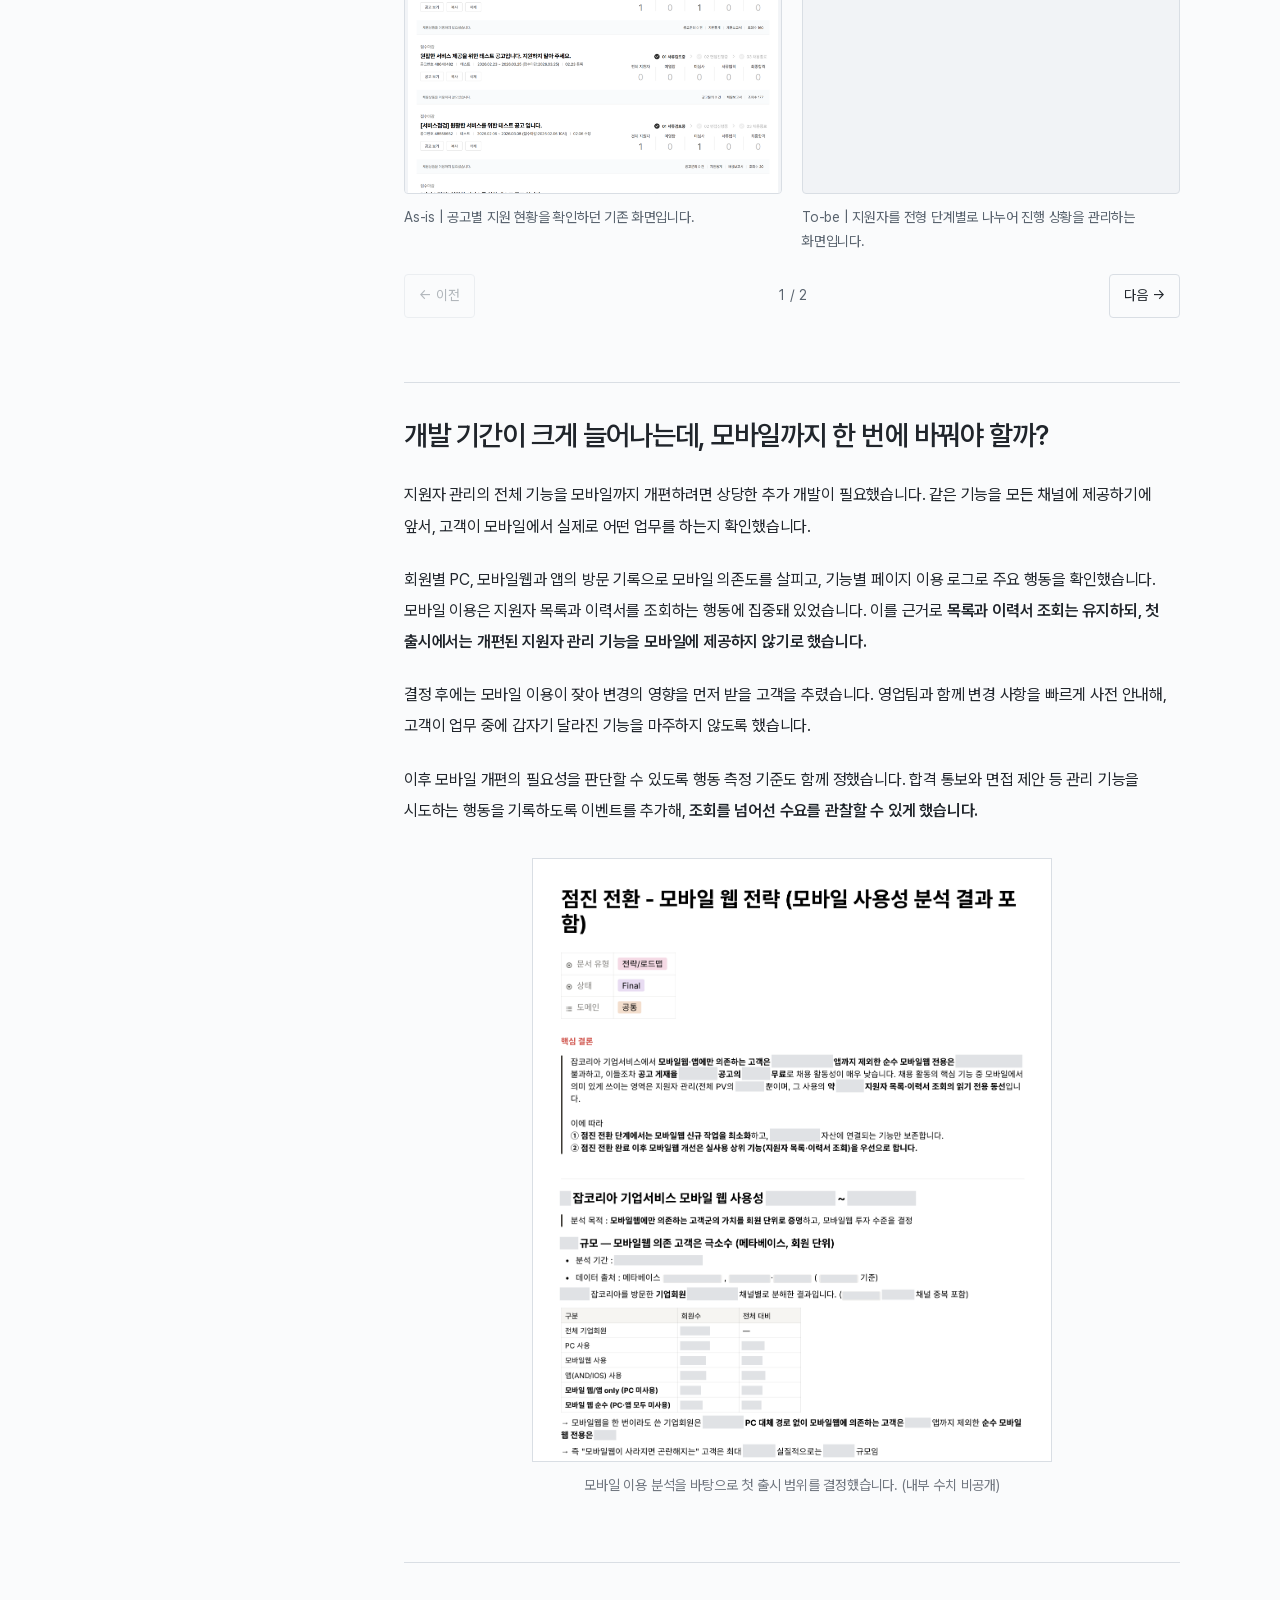
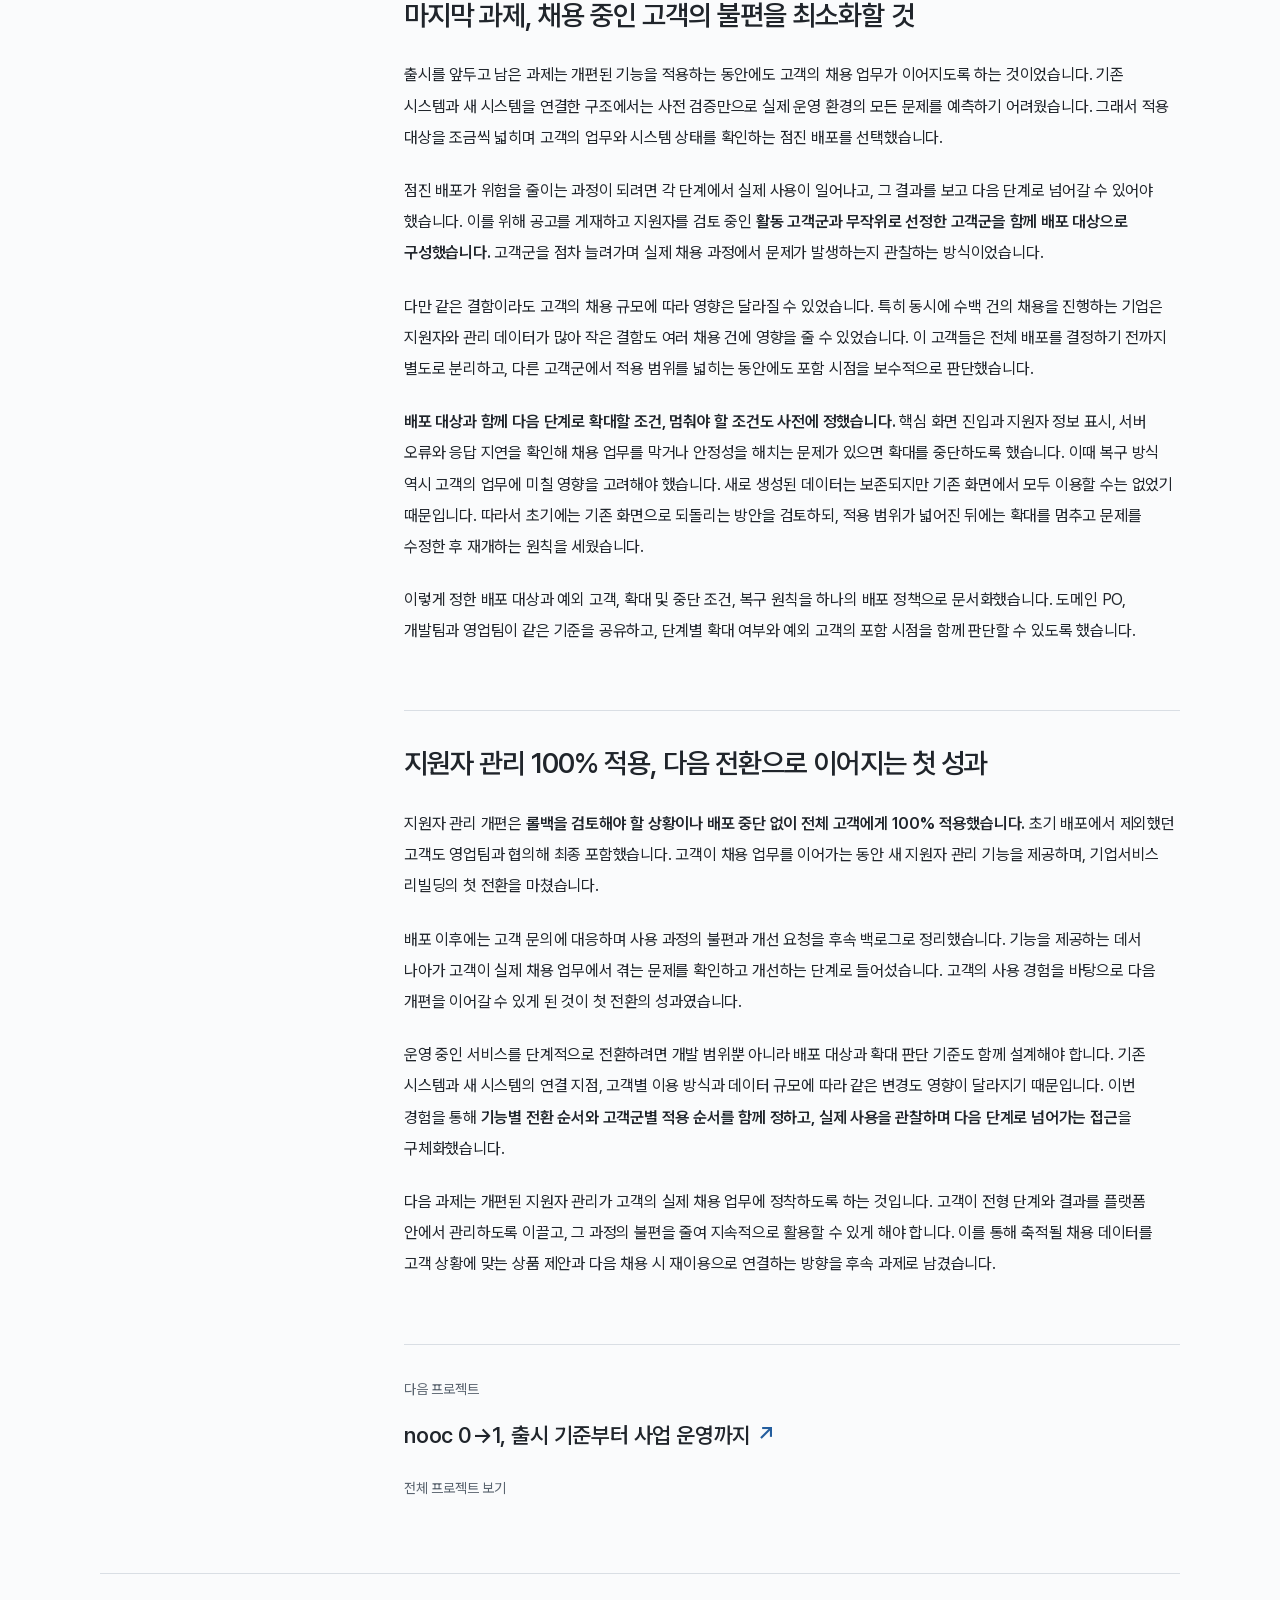
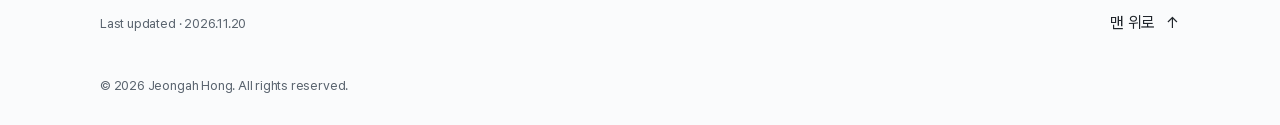
<file: cases/b2b.html>
<!doctype html>
<html lang="ko" id="top"><head><meta charset="utf-8"><meta name="viewport" content="width=device-width, initial-scale=1">
<title>잡코리아를 바꾸되, 고객의 채용은 계속되도록 | Portfolio - Jeongah Hong</title>
<meta name="theme-color" content="#fafbfc"><meta property="og:type" content="website"><meta property="og:title" content="잡코리아를 바꾸되, 고객의 채용은 계속되도록 | 홍정아">
<link rel="icon" href="../assets/favicon.svg" type="image/svg+xml"><link rel="preload" href="../assets/PretendardVariable.woff2" as="font" type="font/woff2" crossorigin>
<link rel="stylesheet" href="../assets/site.css?v=5038ac8d3e"><link rel="stylesheet" href="../assets/articles.css?v=b1e23d07b0"><script src="../assets/site.js?v=27dd18fce4" defer></script><script src="../assets/reading.js?v=31ac370d95" defer></script><script src="../assets/comparison-carousel.js?v=630573f294" defer></script></head>
<body class="article-page"><a class="skip-link" href="#main">본문으로 바로가기</a>
<header class="site-header"><div class="wrap nav"><a class="wordmark" href="../index.html" aria-label="홍정아 포트폴리오 홈">홍정아 Jeongah Hong</a><nav class="nav-links" aria-label="포트폴리오 목차"><a href="../index.html#intro">About</a><a href="../index.html#work">Projects</a><a href="../index.html#approach">How I Work</a></nav></div></header><main id="main" tabindex="-1"><article class="journal-article">
<header class="article-header"><a class="article-back" href="../index.html#work">← Projects</a>
<p class="article-category">잡코리아(WORXPHERE)</p>
<h1>잡코리아를 바꾸되, 고객의 채용은 계속되도록</h1>
<section class="project-overview" aria-labelledby="overview-title"><h2 id="overview-title">프로젝트 개요</h2><dl><div class="overview-field"><dt>기간</dt><dd>2026.04 ~ 2026.08</dd></div><div class="overview-field"><dt>역할</dt><dd>PO(TF 리드)</dd></div><div class="overview-wide"><dt>주요 결정</dt><dd>리빌딩 전략과 우선순위, 도메인별 제품 범위 및 기준</dd></div><div class="overview-wide"><dt>결과</dt><dd><ul class="overview-results"><li>고객의 채용 활동을 유지한 채 첫 개편 영역인 지원자 관리를 롤백 검토 상황이나 배포 중단 없이 전체 고객에게 100% 적용</li><li>기업서비스 리빌딩의 첫 전환 완료, 배포 후 고객 문의와 사용 관찰을 개선 백로그로 정리해 다음 영역 전환의 기반 마련</li></ul></dd></div></dl></section>
</header>
<aside class="article-sidebar"><a class="article-back" href="../index.html#work">← Projects</a><nav class="toc-rail" aria-labelledby="toc-heading"><h2 id="toc-heading">목차</h2><ol><li><a href="#article-opening"><span>운영 중인 서비스를 바꾸는 과제</span></a></li><li><a href="#problem"><span>지금 집중할 두 목표를 다시 명확히 했습니다</span></a></li><li><a href="#sequence"><span>잡코리아를 먼저 바꾸고, 통합 플랫폼으로 확장할 수 있도록</span></a></li><li><a href="#first-step"><span>그렇다면, 무엇을 먼저 바꿀까?</span></a></li><li><a href="#mobile-scope"><span>개발 기간이 크게 늘어나는데, 모바일까지 한 번에 바꿔야 할까?</span></a></li><li><a href="#rollout"><span>마지막 과제, 채용 중인 고객의 불편을 최소화할 것</span></a></li><li><a href="#reflection"><span>지원자 관리 100% 적용, 다음 전환으로 이어지는 첫 성과</span></a></li></ol></nav><a class="toc-top" href="#top">맨 위로 <span aria-hidden="true">↑</span></a></aside>
<div class="article-body"><nav class="article-contents" aria-label="글 목차"><details><summary>목차 <span>7개 항목 <span class="toc-chevron" aria-hidden="true">⌄</span></span></summary><ol><li><a href="#article-opening"><span>운영 중인 서비스를 바꾸는 과제</span></a></li><li><a href="#problem"><span>지금 집중할 두 목표를 다시 명확히 했습니다</span></a></li><li><a href="#sequence"><span>잡코리아를 먼저 바꾸고, 통합 플랫폼으로 확장할 수 있도록</span></a></li><li><a href="#first-step"><span>그렇다면, 무엇을 먼저 바꿀까?</span></a></li><li><a href="#mobile-scope"><span>개발 기간이 크게 늘어나는데, 모바일까지 한 번에 바꿔야 할까?</span></a></li><li><a href="#rollout"><span>마지막 과제, 채용 중인 고객의 불편을 최소화할 것</span></a></li><li><a href="#reflection"><span>지원자 관리 100% 적용, 다음 전환으로 이어지는 첫 성과</span></a></li></ol></details></nav>
<div class="article-opening" id="article-opening"><h2>운영 중인 서비스를 바꾸는 과제</h2><p>웍스피어는 잡코리아, 알바몬, 게임잡 세 채용 플랫폼의 기업서비스를 통합하는 새 플랫폼을 개발하고 있었습니다. 제가 이 프로젝트에 합류했을 때는 잡코리아 기업회원만을 대상으로 베타 출시를 준비하던 단계였습니다.</p><p>프로젝트 총괄을 맡아 가장 먼저 확인한 것은 <strong>기존 고객이 새 플랫폼에서도 채용 활동을 이어갈 수 있는지</strong>였습니다. 주요 기능은 구현돼 있었지만 실제 업무에 필요한 세부 기능과 흐름에는 차이가 있었습니다. 공고를 등록하고 지원자를 관리하던 기존의 채용 경험을 그대로 이어가기에는 부족했고, 현재 상태로 기존 고객을 전환하기는 어렵다고 판단했습니다.</p></div>
<section class="article-section" id="problem" aria-labelledby="problem-title"><h2 id="problem-title">지금 집중할 두 목표를 다시 명확히 했습니다</h2><p>기업이 채용 업무를 더 편하게 직접 수행하도록 하는 것과 잡코리아 기업서비스의 기술 기반을 현대화하는 것은 이미 제기된 과제였습니다. 여러 사업 목표와 경쟁 상황에 대응하려면 두 과제를 함께 해결해야 했고, 이를 위한 해법으로 세 채용 플랫폼을 통합하는 새 플랫폼 구축이 추진되었던 것입니다.</p><p>개선의 필요성은 분명했습니다. 공고 등록과 수정, 상품 선택과 구매를 영업 담당자나 영업 운영자에게 의존하는 경우가 많았고, 지원서 검토 이후의 업무도 충분히 다루지 못하고 있었습니다. 기존 .NET 기반 시스템은 기능 간 의존성과 누적된 제약으로 작은 기능 수정과 출시에도 병목이 컸습니다. 고객의 불편을 확인해도 제품에 빠르게 반영하기 어려운 구조였습니다.</p><p>새 플랫폼에서는 기존 구조의 제약에서 벗어나 기능을 설계하고 구현할 수 있었습니다. 하지만 기존 고객에게 필요한 기능과 운영 조건까지 갖춰 <strong>잡코리아 기업서비스를 대체할 수준에 도달하는 시점은 예측하기 어려웠습니다.</strong> 세 플랫폼의 통합은 그보다 더 넓은 범위의 과제였고, 지금 우선해서 해결해야 하는 문제인지에 대해서도 판단이 모이지 않은 상태였습니다.</p><p>저는 기존의 두 목표를 바탕으로 지금 집중할 기준을 다시 명확히 했습니다. 첫째, 고객이 진행 중인 채용을 이어가면서 공고 등록과 지원자 관리, 상품 선택과 구매를 더 편하게 직접 처리할 수 있어야 했습니다. 둘째, 이러한 경험을 지속적으로 개선할 수 있도록 기술적 토대를 마련해야 했습니다. 이 두 목표를 <strong>고객의 현재 채용 업무를 유지하면서 달성할 수 있는 실행 경로</strong>가 필요했습니다.</p></section><section class="article-section" id="sequence" aria-labelledby="sequence-title"><h2 id="sequence-title">잡코리아를 먼저 바꾸고, 통합 플랫폼으로 확장할 수 있도록</h2><p>기존 기업서비스는 영업 운영과 내부 관리 시스템에도 연결돼 있었습니다. 한 번에 전환하려면 화면에 보이는 기능뿐 아니라 기존 업무를 유지하는 데 필요한 조건까지 모두 맞춰야 했습니다. 그동안 고객 경험 개선은 늦어지고, 전환 시점에는 고객이 한꺼번에 큰 변화를 받아들여야 했습니다.</p><p>저는 이 문제와 대안을 리더십에 설명하고, <strong>기존 잡코리아 기업서비스를 운영하면서 기능별로 개선하는 방향으로 리빌딩 전략을 바꿨습니다.</strong> 기존 기능을 100% 유지하는 것을 전환의 목표로 삼고, 새 플랫폼에 구현된 기능을 기존 서비스 안에 순차적으로 연결하는 계획이었습니다. 고객은 채용을 계속하면서 준비된 영역부터 새로운 경험을 이용할 수 있었습니다.</p><p>메뉴별로 기존 기능을 유지할 영역, 새 플랫폼의 자산을 활용할 영역, 기능 보완과 구조 조정이 필요한 영역을 나눴습니다. 새 자산을 활용하더라도 수정 부담이 큰 영역은 별도 구축을 검토했습니다. <strong>두 시스템을 함께 관리하는 부담을 감수하는 대신, 전체 전환을 기다리지 않고 고객에게 개선을 제공</strong>하며 다음 개편에 반영할 수 있는 경로를 선택했습니다.</p><p>이 전환안을 목업으로 만들어 기술 리더를 포함한 모든 팀원들과 예상 화면을 검토했습니다. 각 업무 담당자가 구현 조건과 제약사항을 확인하고 실행 가능한 범위와 순서에 합의했습니다. 화면의 점진 전환과 데이터 이관, 신규 기능 설계는 별도 과제로 나눠 병행하도록 계획했습니다.</p><p>통합 기업 플랫폼으로의 확장 방향은 유지했습니다. 다만 통합에 필요한 요구사항과 제약을 모두 식별한 상태는 아니었으므로, 잡코리아의 개선을 먼저 진행하면서 이후 요구가 구체화돼도 대응할 수 있도록 팀은 확장성을 고려해 아키텍처를 설계했습니다.</p></section><section class="article-section" id="first-step" aria-labelledby="first-step-title"><h2 id="first-step-title">그렇다면, 무엇을 먼저 바꿀까?</h2><p>문제 해결의 기대 효과가 가장 큰 영역은 공고 등록이었습니다. 채용을 시작하는 첫 단계이면서 고객이 영업 담당자와 영업 운영자에게 가장 많이 의존하는 영역이었기 때문입니다. 고객이 직접 공고를 등록할 수 있도록 바꾸면 업무 비효율을 줄이고, 상품 선택과 구매까지 제품 안에서 개선할 기회도 넓힐 수 있었습니다.</p><p>하지만 가장 먼저 진행한 것은 지원자 관리 개편이었습니다. 공고 등록은 공고와 상품, 기업정보가 얽힌 구조를 분석하고 기술적 합의를 만드는 데 시간이 필요했습니다. 그동안 고객에게 먼저 제공할 개선을 다음 세 가지 기준으로 판단했습니다.</p><p><strong>1. 고객이 이미 직접 처리하던 업무여서 전환 부담이 작았습니다.</strong><br>지원자 관리는 영업 담당자나 운영 대행에 맡기지 않고 고객이 직접 하던 업무였습니다. 고객과 영업조직의 업무 분담을 바꾸지 않고도 기존 업무 안에서 개선된 경험을 제공할 수 있었습니다.</p><p><strong>2. 준비된 기능을 활용해 더 적은 추가 작업으로 제공할 수 있었습니다.</strong><br>베타 버전에는 전형 단계별 지원자 관리와 지원자 및 구인기업 간 커뮤니케이션 기능이 이미 구현돼 있었습니다. 기존 서비스에 필요한 기능을 보완해 연결하면, 공고 등록에 비해 첫 개선을 제공하는 데 드는 추가 작업과 기회비용이 작았습니다.</p><p><strong>3. 고객의 불편을 줄이면서 채용 데이터를 쌓을 기반을 마련할 수 있었습니다.</strong><br>기존 면접 제안과 결과 통보 기능의 사용률은 낮았고, 영업조직을 통해 간접적으로 들은 고객 의견에서도 별도의 채용 관리 시스템(ATS)이나 엑셀로 지원자를 관리한다는 피드백이 많았습니다. 지원서 검토부터 전형 단계별 소통, 합격과 불합격 처리, 평가를 한곳에서 이어가면 여러 도구를 오가는 불편을 줄일 수 있었습니다. 플랫폼에 쌓일 채용 진행과 평가 정보는 향후 구직자 대상 공고 추천과 기업의 채용 성과에 맞는 서비스 제안을 개선할 기반으로 봤습니다.</p><p>이 판단에 따라 <strong>지원자 관리를 먼저 제공하고, 공고 등록의 분석과 설계를 병행하도록 로드맵을 구성했습니다.</strong> 기대 효과의 크기와 함께 고객에게 개선을 제공하기까지의 시간, 준비된 자산과 추가 작업을 고려한 순서였습니다.</p><div class="comparison-carousel" role="region" aria-roledescription="캐러셀" aria-label="지원자 관리 개편 전후 비교" data-comparison-carousel><section class="comparison-slide" data-comparison-slide data-title="지원 현황과 전형 관리" aria-labelledby="comparison-list-title"><h3 id="comparison-list-title">지원 현황과 전형 관리</h3><div class="comparison-pair"><figure class="comparison-figure"><div class="comparison-screen comparison-list-before"><img src="assets/content-edit/b2b-applicants-list-asis.png" alt="As-is | 공고별 지원 현황을 확인하던 기존 화면입니다." width="5792" height="8192" loading="lazy" decoding="async"></div><figcaption>As-is | 공고별 지원 현황을 확인하던 기존 화면입니다.</figcaption></figure><figure class="comparison-figure"><div class="comparison-screen comparison-list-after"><img src="assets/content-edit/b2b-applicants-list-tobe.png" alt="To-be | 지원자를 전형 단계별로 나누어 진행 상황을 관리하는 화면입니다." width="2880" height="2160" loading="lazy" decoding="async"></div><figcaption>To-be | 지원자를 전형 단계별로 나누어 진행 상황을 관리하는 화면입니다.</figcaption></figure></div></section><section class="comparison-slide" data-comparison-slide data-title="지원자 상세와 개별 처리" aria-labelledby="comparison-detail-title"><h3 id="comparison-detail-title">지원자 상세와 개별 처리</h3><div class="comparison-pair"><figure class="comparison-figure"><div class="comparison-screen comparison-detail-before"><img src="assets/content-edit/b2b-applicant-detail-asis.png" alt="As-is | 이력서를 열람하고 개별 처리 기능을 이용하던 기존 화면입니다." width="5824" height="5670" loading="lazy" decoding="async"></div><figcaption>As-is | 이력서를 열람하고 개별 처리 기능을 이용하던 기존 화면입니다.</figcaption></figure><figure class="comparison-figure"><div class="comparison-screen comparison-detail-after"><img src="assets/content-edit/b2b-applicant-detail-tobe.png" alt="To-be | 이력서 검토와 단계 이동, 합격 및 불합격 처리, 지원자와의 소통을 한 화면에 모았습니다." width="2880" height="2160" loading="lazy" decoding="async"></div><figcaption>To-be | 이력서 검토와 단계 이동, 합격 및 불합격 처리, 지원자와의 소통을 한 화면에 모았습니다.</figcaption></figure></div></section><div class="comparison-controls" hidden><button type="button" data-comparison-prev aria-label="이전 비교 화면">← 이전</button><p data-comparison-status aria-live="polite" aria-atomic="true"></p><button type="button" data-comparison-next aria-label="다음 비교 화면">다음 →</button></div></div></section><section class="article-section" id="mobile-scope" aria-labelledby="mobile-scope-title"><span id="mobile-scope-evidence" class="legacy-anchor" aria-hidden="true"></span><h2 id="mobile-scope-title">개발 기간이 크게 늘어나는데, 모바일까지 한 번에 바꿔야 할까?</h2><p>지원자 관리의 전체 기능을 모바일까지 개편하려면 상당한 추가 개발이 필요했습니다. 같은 기능을 모든 채널에 제공하기에 앞서, 고객이 모바일에서 실제로 어떤 업무를 하는지 확인했습니다.</p><p>회원별 PC, 모바일웹과 앱의 방문 기록으로 모바일 의존도를 살피고, 기능별 페이지 이용 로그로 주요 행동을 확인했습니다. 모바일 이용은 지원자 목록과 이력서를 조회하는 행동에 집중돼 있었습니다. 이를 근거로 <strong>목록과 이력서 조회는 유지하되, 첫 출시에서는 개편된 지원자 관리 기능을 모바일에 제공하지 않기로 했습니다.</strong></p><p>결정 후에는 모바일 이용이 잦아 변경의 영향을 먼저 받을 고객을 추렸습니다. 영업팀과 함께 변경 사항을 빠르게 사전 안내해, 고객이 업무 중에 갑자기 달라진 기능을 마주하지 않도록 했습니다.</p><p>이후 모바일 개편의 필요성을 판단할 수 있도록 행동 측정 기준도 함께 정했습니다. 합격 통보와 면접 제안 등 관리 기능을 시도하는 행동을 기록하도록 이벤트를 추가해, <strong>조회를 넘어선 수요를 관찰할 수 있게 했습니다.</strong></p><div class="article-figures article-report"><figure class="evidence evidence-captioned"><img src="assets/content-edit/b2b-mobile-report-excerpt.png" alt="모바일 웹 전략 보고서의 제목, 분석 결론과 채널별 이용 현황입니다. 내부 수치와 식별 정보는 가렸습니다." width="1263" height="1468" loading="lazy" decoding="async"><figcaption>모바일 이용 분석을 바탕으로 첫 출시 범위를 결정했습니다. (내부 수치 비공개)</figcaption></figure></div></section><section class="article-section" id="rollout" aria-labelledby="rollout-title"><span id="recovery" class="legacy-anchor" aria-hidden="true"></span><h2 id="rollout-title">마지막 과제, 채용 중인 고객의 불편을 최소화할 것</h2><p>출시를 앞두고 남은 과제는 개편된 기능을 적용하는 동안에도 고객의 채용 업무가 이어지도록 하는 것이었습니다. 기존 시스템과 새 시스템을 연결한 구조에서는 사전 검증만으로 실제 운영 환경의 모든 문제를 예측하기 어려웠습니다. 그래서 적용 대상을 조금씩 넓히며 고객의 업무와 시스템 상태를 확인하는 점진 배포를 선택했습니다.</p><p>점진 배포가 위험을 줄이는 과정이 되려면 각 단계에서 실제 사용이 일어나고, 그 결과를 보고 다음 단계로 넘어갈 수 있어야 했습니다. 이를 위해 공고를 게재하고 지원자를 검토 중인 <strong>활동 고객군과 무작위로 선정한 고객군을 함께 배포 대상으로 구성했습니다.</strong> 고객군을 점차 늘려가며 실제 채용 과정에서 문제가 발생하는지 관찰하는 방식이었습니다.</p><p>다만 같은 결함이라도 고객의 채용 규모에 따라 영향은 달라질 수 있었습니다. 특히 동시에 수백 건의 채용을 진행하는 기업은 지원자와 관리 데이터가 많아 작은 결함도 여러 채용 건에 영향을 줄 수 있었습니다. 이 고객들은 전체 배포를 결정하기 전까지 별도로 분리하고, 다른 고객군에서 적용 범위를 넓히는 동안에도 포함 시점을 보수적으로 판단했습니다.</p><p><strong>배포 대상과 함께 다음 단계로 확대할 조건, 멈춰야 할 조건도 사전에 정했습니다.</strong> 핵심 화면 진입과 지원자 정보 표시, 서버 오류와 응답 지연을 확인해 채용 업무를 막거나 안정성을 해치는 문제가 있으면 확대를 중단하도록 했습니다. 이때 복구 방식 역시 고객의 업무에 미칠 영향을 고려해야 했습니다. 새로 생성된 데이터는 보존되지만 기존 화면에서 모두 이용할 수는 없었기 때문입니다. 따라서 초기에는 기존 화면으로 되돌리는 방안을 검토하되, 적용 범위가 넓어진 뒤에는 확대를 멈추고 문제를 수정한 후 재개하는 원칙을 세웠습니다.</p><p>이렇게 정한 배포 대상과 예외 고객, 확대 및 중단 조건, 복구 원칙을 하나의 배포 정책으로 문서화했습니다. 도메인 PO, 개발팀과 영업팀이 같은 기준을 공유하고, 단계별 확대 여부와 예외 고객의 포함 시점을 함께 판단할 수 있도록 했습니다.</p></section><section class="article-section" id="reflection" aria-labelledby="reflection-title"><span id="ownership" class="legacy-anchor" aria-hidden="true"></span><span id="roadmap-evidence" class="legacy-anchor" aria-hidden="true"></span><h2 id="reflection-title">지원자 관리 100% 적용, 다음 전환으로 이어지는 첫 성과</h2><p>지원자 관리 개편은 <strong>롤백을 검토해야 할 상황이나 배포 중단 없이 전체 고객에게 100% 적용했습니다.</strong> 초기 배포에서 제외했던 고객도 영업팀과 협의해 최종 포함했습니다. 고객이 채용 업무를 이어가는 동안 새 지원자 관리 기능을 제공하며, 기업서비스 리빌딩의 첫 전환을 마쳤습니다.</p><p>배포 이후에는 고객 문의에 대응하며 사용 과정의 불편과 개선 요청을 후속 백로그로 정리했습니다. 기능을 제공하는 데서 나아가 고객이 실제 채용 업무에서 겪는 문제를 확인하고 개선하는 단계로 들어섰습니다. 고객의 사용 경험을 바탕으로 다음 개편을 이어갈 수 있게 된 것이 첫 전환의 성과였습니다.</p><p>운영 중인 서비스를 단계적으로 전환하려면 개발 범위뿐 아니라 배포 대상과 확대 판단 기준도 함께 설계해야 합니다. 기존 시스템과 새 시스템의 연결 지점, 고객별 이용 방식과 데이터 규모에 따라 같은 변경도 영향이 달라지기 때문입니다. 이번 경험을 통해 <strong>기능별 전환 순서와 고객군별 적용 순서를 함께 정하고, 실제 사용을 관찰하며 다음 단계로 넘어가는 접근</strong>을 구체화했습니다.</p><p>다음 과제는 개편된 지원자 관리가 고객의 실제 채용 업무에 정착하도록 하는 것입니다. 고객이 전형 단계와 결과를 플랫폼 안에서 관리하도록 이끌고, 그 과정의 불편을 줄여 지속적으로 활용할 수 있게 해야 합니다. 이를 통해 축적될 채용 데이터를 고객 상황에 맞는 상품 제안과 다음 채용 시 재이용으로 연결하는 방향을 후속 과제로 남겼습니다.</p></section>

<nav class="article-next" aria-label="다른 프로젝트"><span>다음 프로젝트</span><a href="nooc.html">nooc 0→1, 출시 기준부터 사업 운영까지 <span aria-hidden="true">↗</span></a><a class="article-back" href="../index.html#work">전체 프로젝트 보기</a></nav></div></article></main><nav class="reading-actions wrap" aria-label="페이지 이동"><p class="last-updated">Last updated · <time datetime="2026-11-20">2026.11.20</time></p><a href="#top">맨 위로 <span aria-hidden="true">↑</span></a></nav><footer class="site-footer"><div class="wrap"><p>© 2026 Jeongah Hong. All rights reserved.</p></div></footer></body></html>
</file>
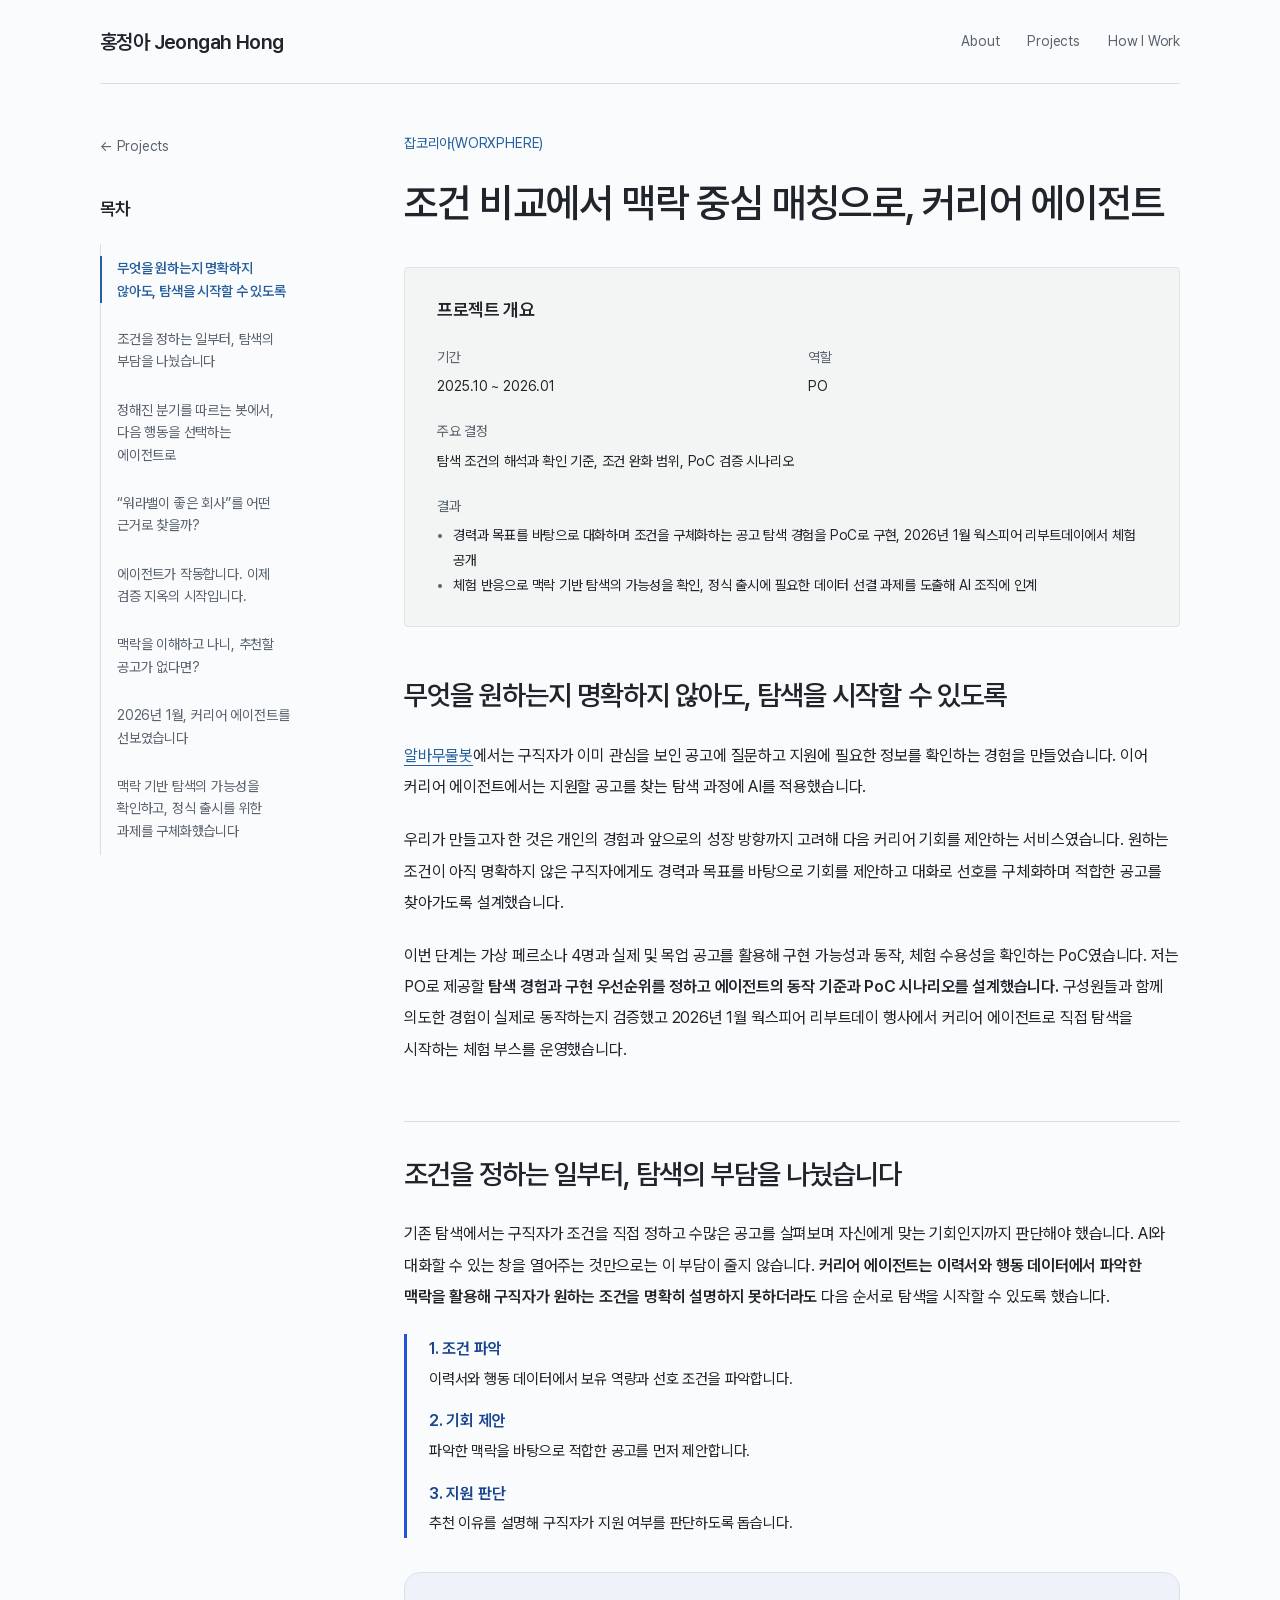
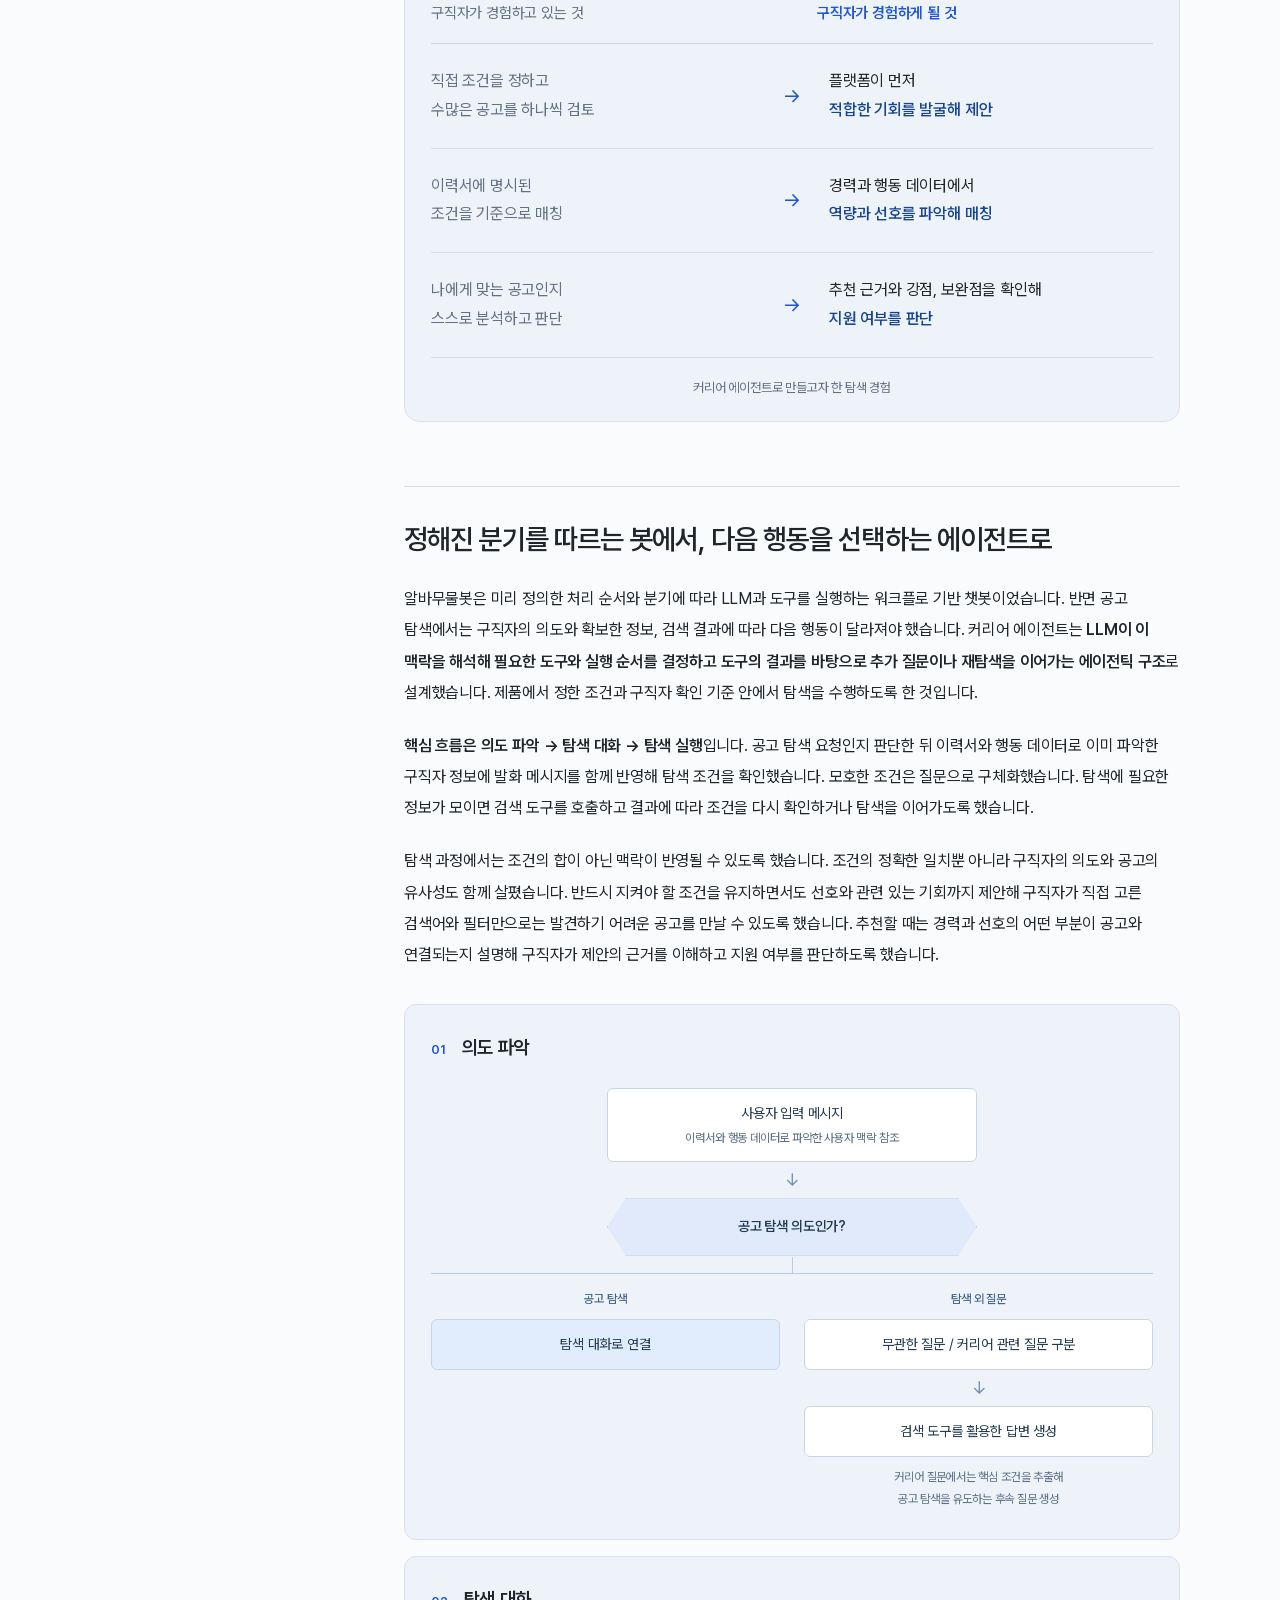
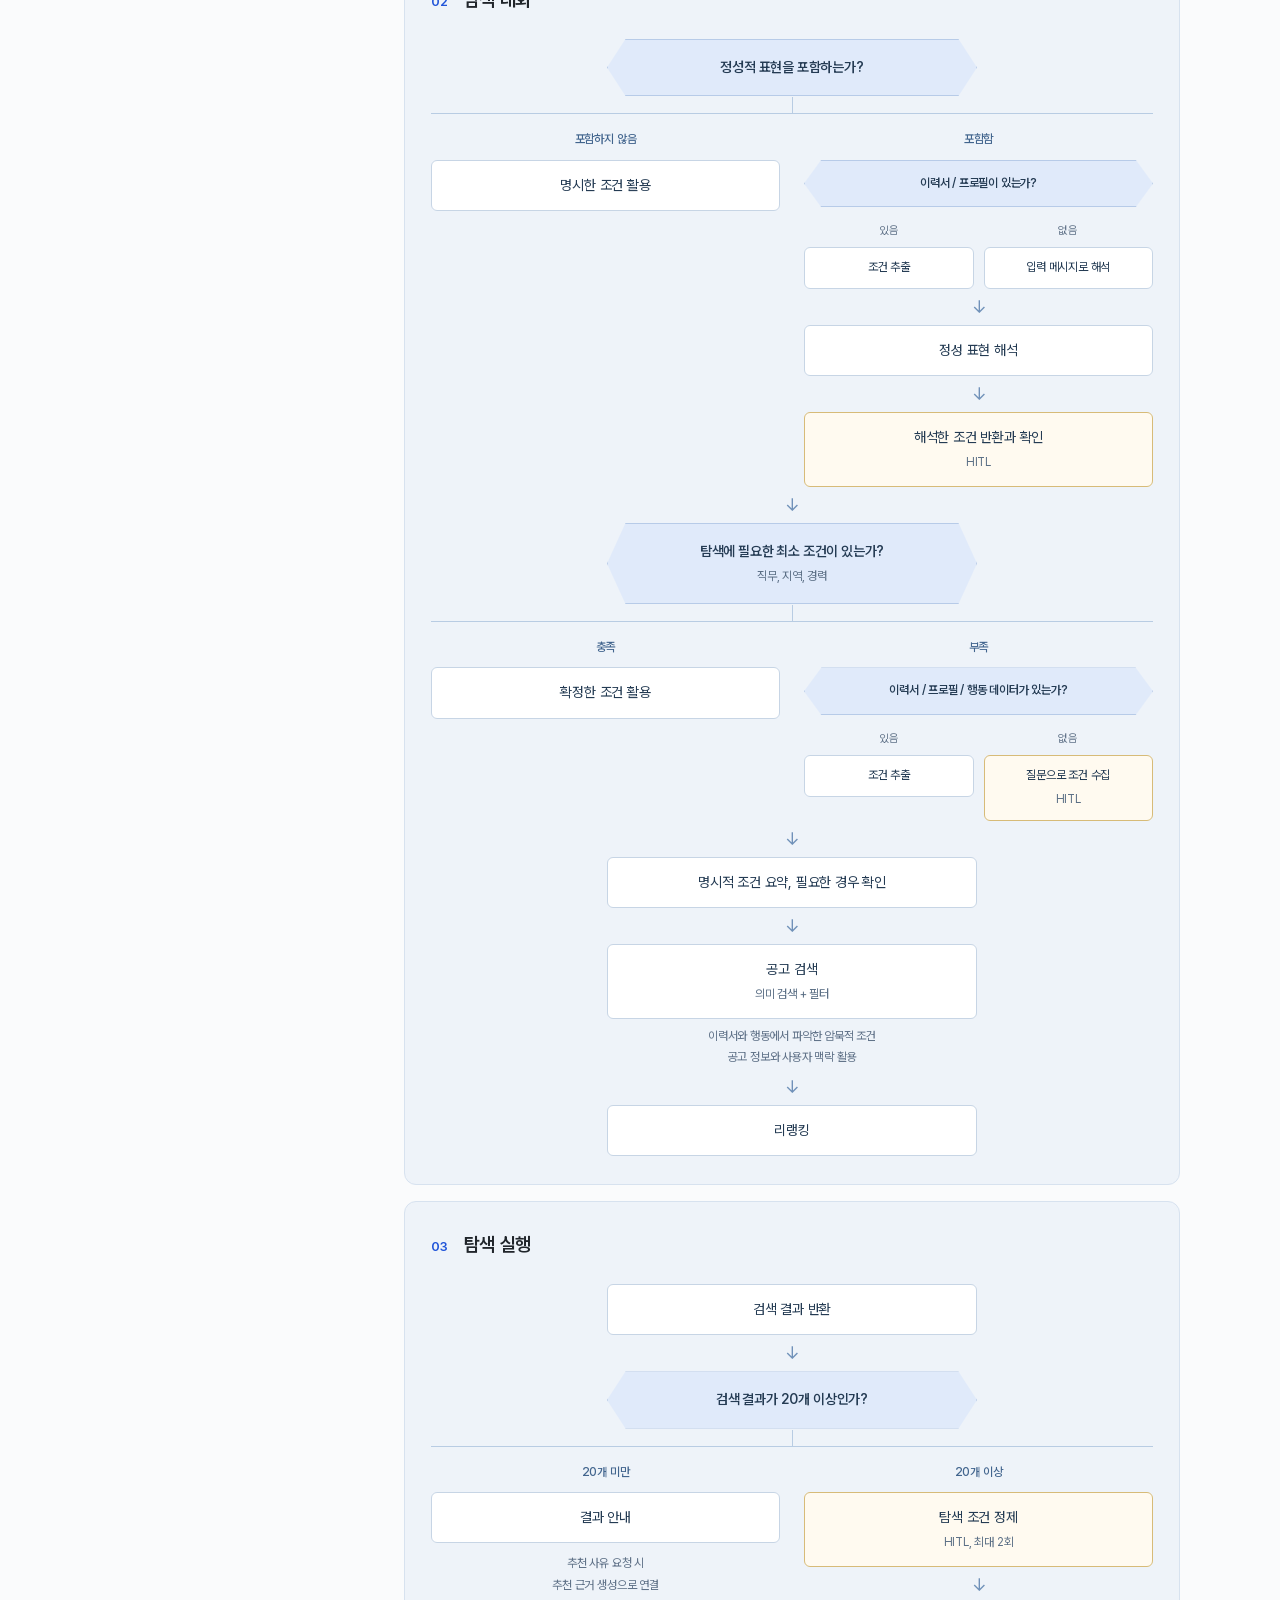
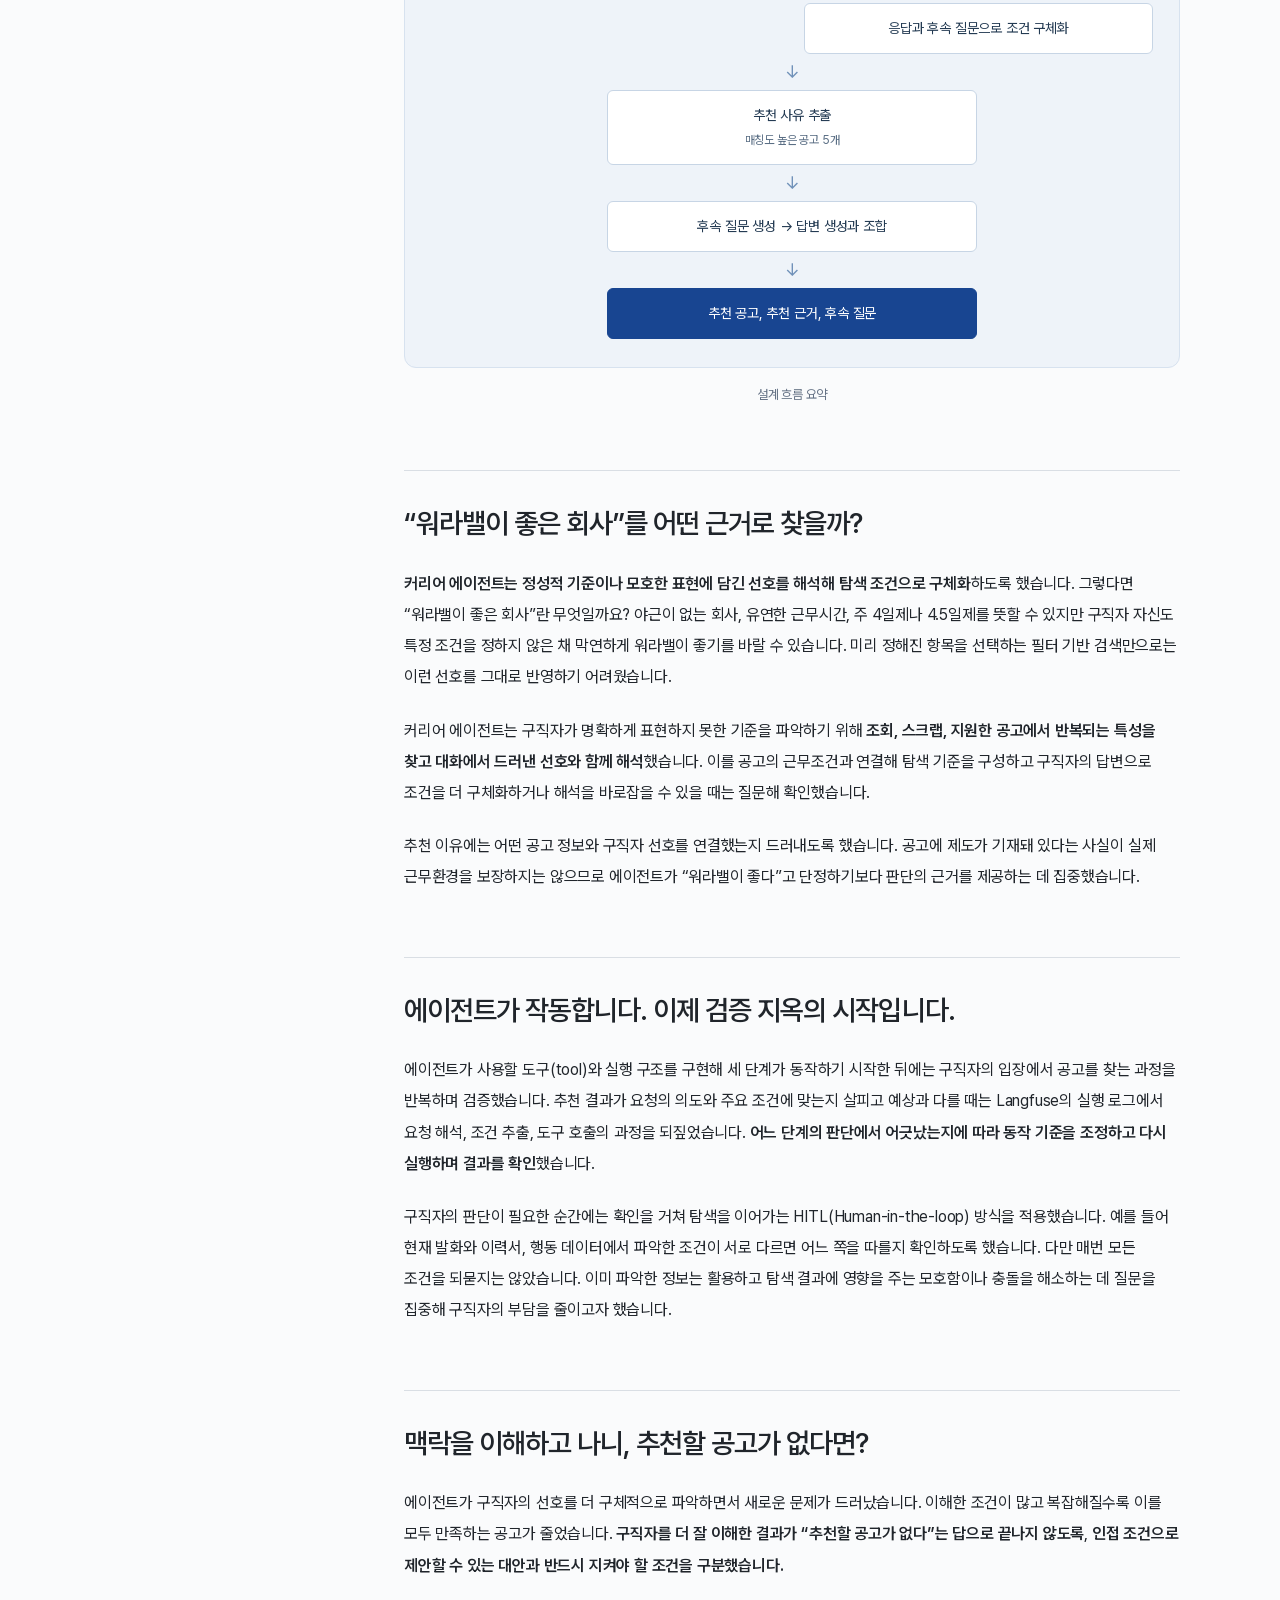
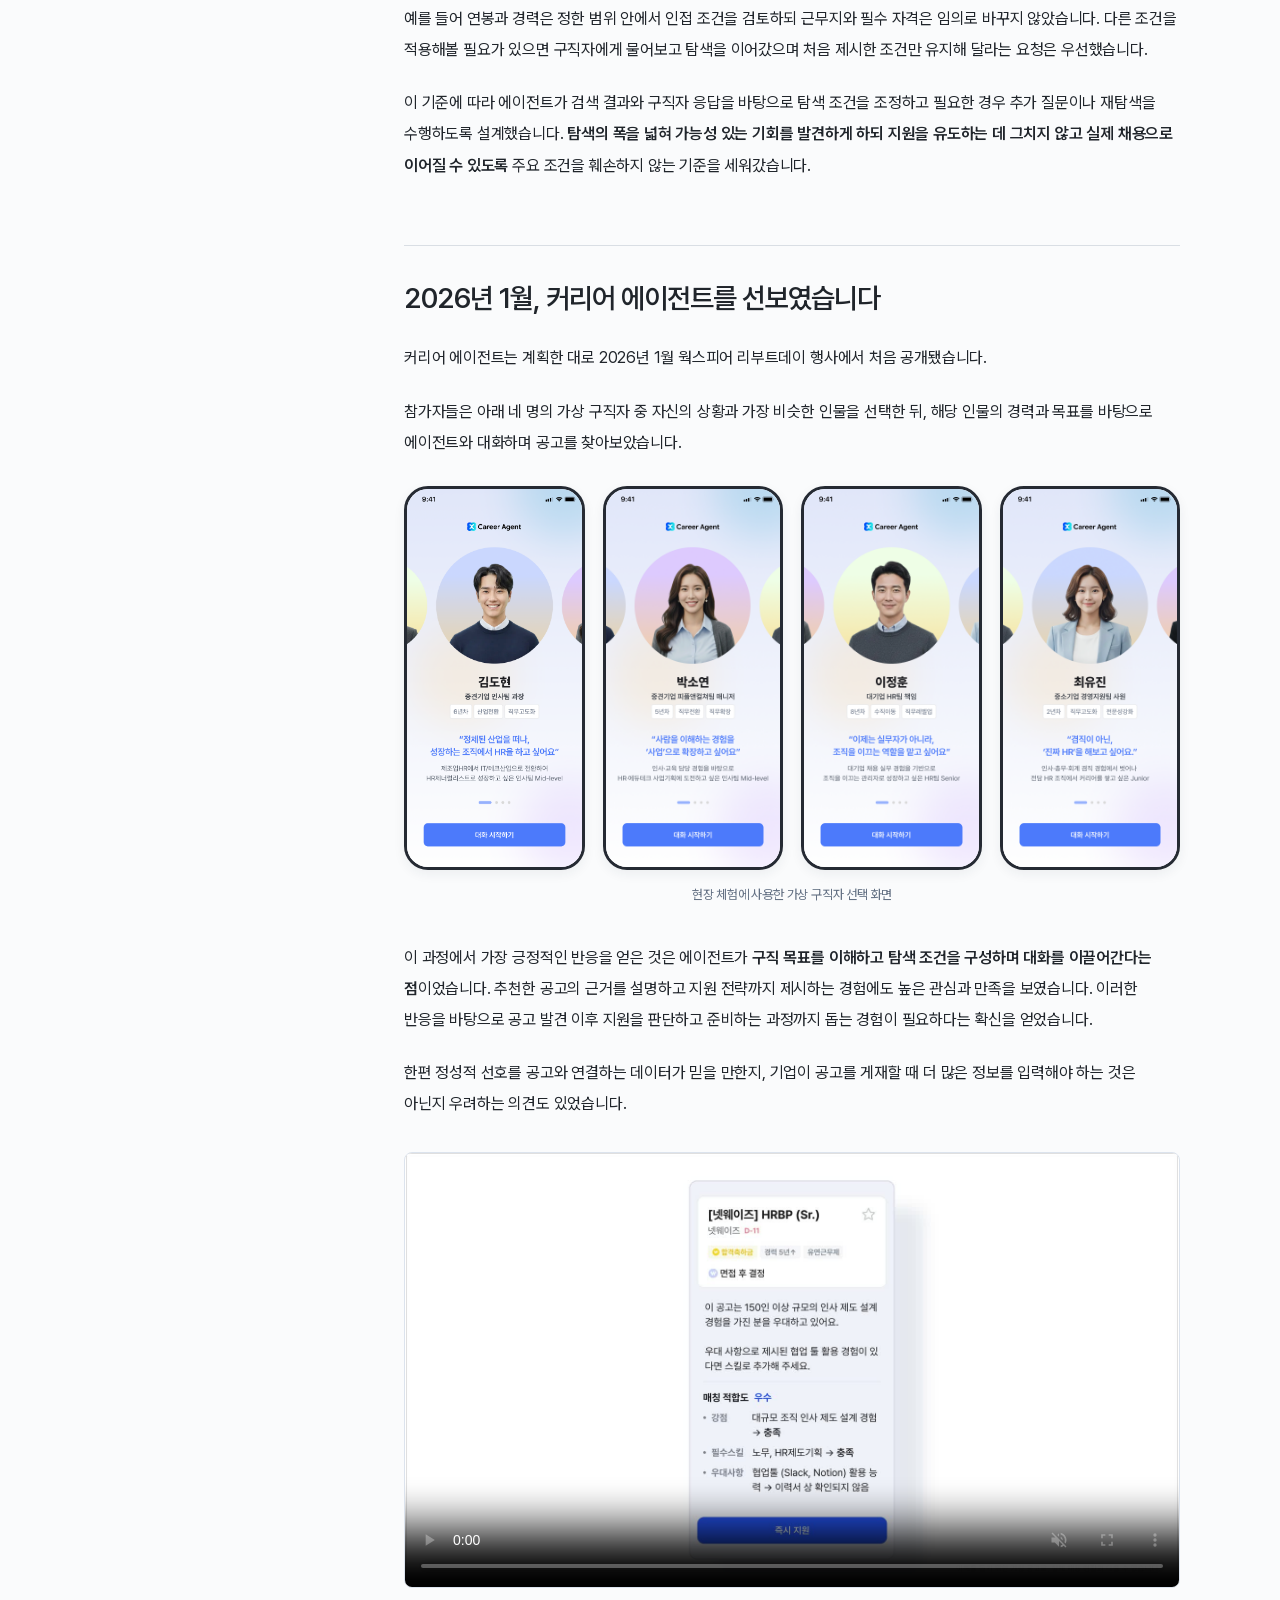
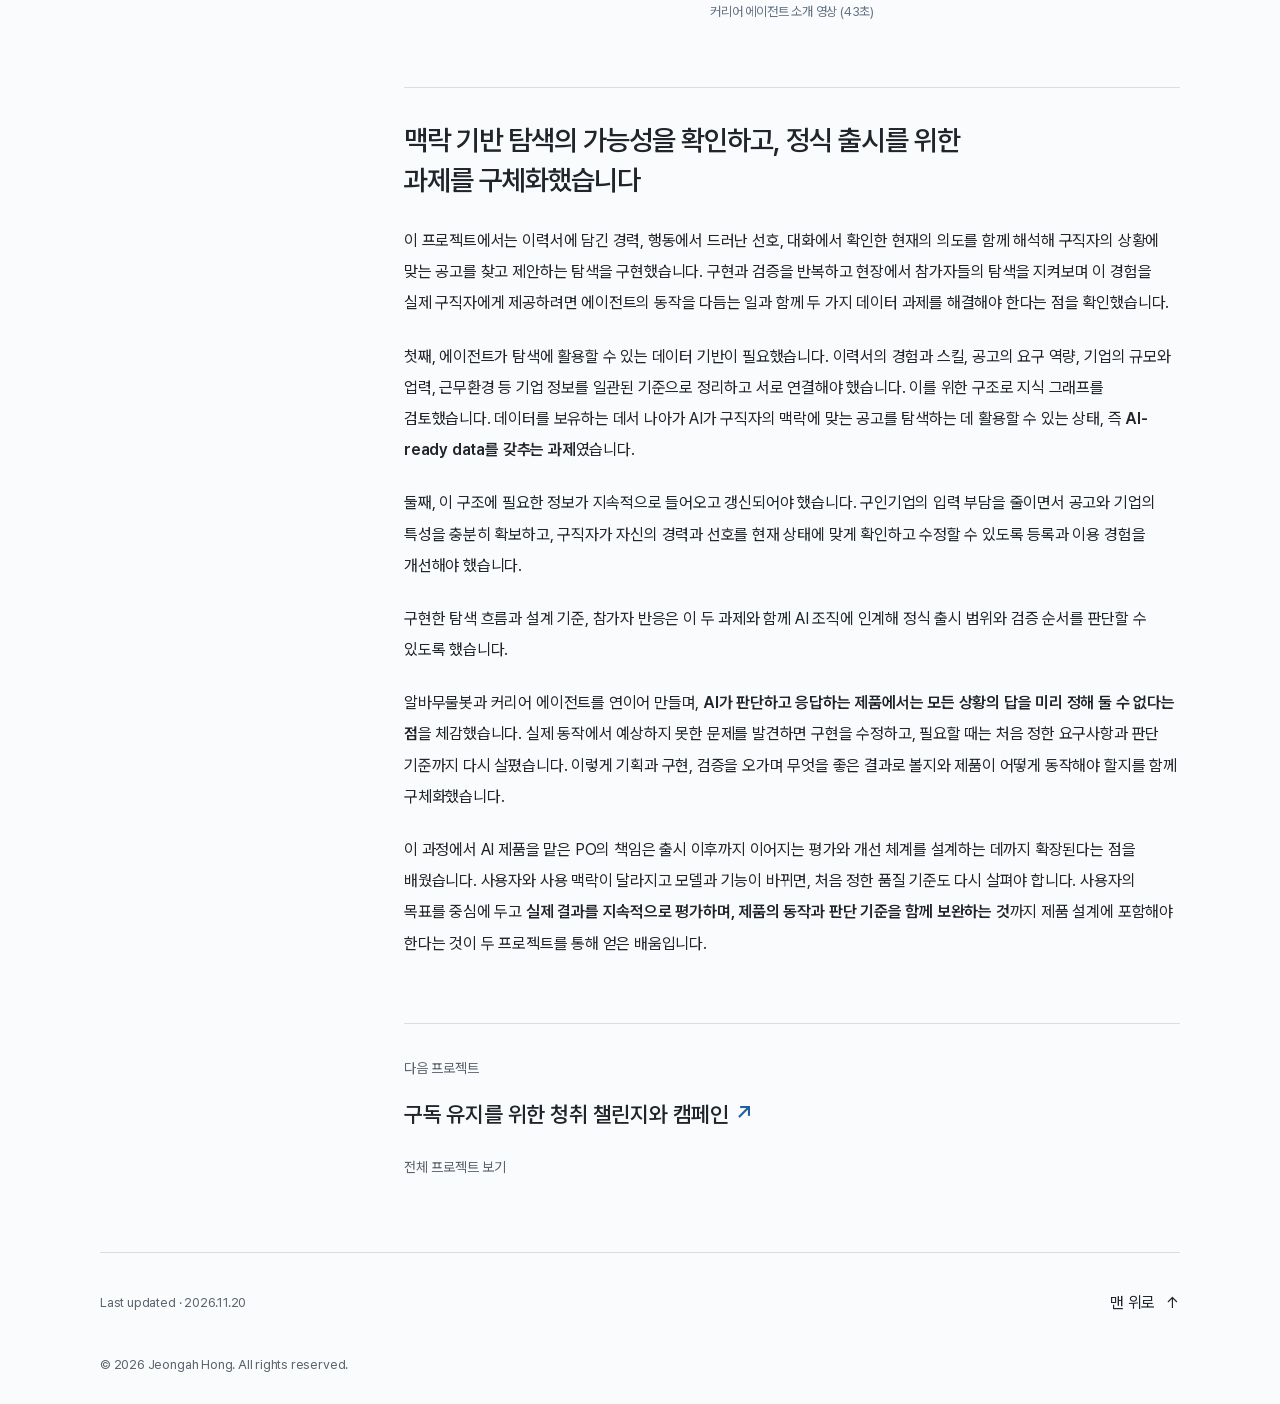
<file: cases/career-agent.html>
<!doctype html>
<html lang="ko" id="top"><head><meta charset="utf-8"><meta name="viewport" content="width=device-width, initial-scale=1">
<title>조건 비교에서 맥락 중심 매칭으로, 커리어 에이전트 | Portfolio - Jeongah Hong</title>
<meta name="theme-color" content="#fafbfc"><meta property="og:type" content="website"><meta property="og:title" content="조건 비교에서 맥락 중심 매칭으로, 커리어 에이전트 | 홍정아">
<link rel="icon" href="../assets/favicon.svg" type="image/svg+xml"><link rel="preload" href="../assets/PretendardVariable.woff2" as="font" type="font/woff2" crossorigin>
<link rel="stylesheet" href="../assets/site.css?v=5038ac8d3e"><link rel="stylesheet" href="../assets/articles.css?v=b1e23d07b0"><script src="../assets/site.js?v=27dd18fce4" defer></script><script src="../assets/reading.js?v=31ac370d95" defer></script><link rel="stylesheet" href="../assets/career-agent-editorial.css?v=aaaed54138"></head>
<body class="article-page"><a class="skip-link" href="#main">본문으로 바로가기</a>
<header class="site-header"><div class="wrap nav"><a class="wordmark" href="../index.html" aria-label="홍정아 포트폴리오 홈">홍정아 Jeongah Hong</a><nav class="nav-links" aria-label="포트폴리오 목차"><a href="../index.html#intro">About</a><a href="../index.html#work">Projects</a><a href="../index.html#approach">How I Work</a></nav></div></header><main id="main" tabindex="-1"><article class="journal-article">
<header class="article-header"><a class="article-back" href="../index.html#work">← Projects</a>
<p class="article-category">잡코리아(WORXPHERE)</p>
<h1>조건 비교에서 맥락 중심 매칭으로, 커리어 에이전트</h1>
<section class="project-overview" aria-labelledby="overview-title"><h2 id="overview-title">프로젝트 개요</h2><dl><div class="overview-field"><dt>기간</dt><dd>2025.10 ~ 2026.01</dd></div><div class="overview-field"><dt>역할</dt><dd>PO</dd></div><div class="overview-wide"><dt>주요 결정</dt><dd>탐색 조건의 해석과 확인 기준, 조건 완화 범위, PoC 검증 시나리오</dd></div><div class="overview-wide"><dt>결과</dt><dd><ul class="overview-results"><li>경력과 목표를 바탕으로 대화하며 조건을 구체화하는 공고 탐색 경험을 PoC로 구현, 2026년 1월 웍스피어 리부트데이에서 체험 공개</li><li>체험 반응으로 맥락 기반 탐색의 가능성을 확인, 정식 출시에 필요한 데이터 선결 과제를 도출해 AI 조직에 인계</li></ul></dd></div></dl></section>
</header>
<aside class="article-sidebar"><a class="article-back" href="../index.html#work">← Projects</a><nav class="toc-rail" aria-labelledby="toc-heading"><h2 id="toc-heading">목차</h2><ol><li><a href="#article-opening"><span>무엇을 원하는지 명확하지 않아도, 탐색을 시작할 수 있도록</span></a></li><li><a href="#priority"><span>조건을 정하는 일부터, 탐색의 부담을 나눴습니다</span></a></li><li><a href="#scope"><span>정해진 분기를 따르는 봇에서, 다음 행동을 선택하는 에이전트로</span></a></li><li><a href="#meaning"><span>“워라밸이 좋은 회사”를 어떤 근거로 찾을까?</span></a></li><li><a href="#execution"><span>에이전트가 작동합니다. 이제 검증 지옥의 시작입니다.</span></a></li><li><a href="#conditions"><span>맥락을 이해하고 나니, 추천할 공고가 없다면?</span></a></li><li><a href="#outcome"><span>2026년 1월, 커리어 에이전트를 선보였습니다</span></a></li><li><a href="#data"><span>맥락 기반 탐색의 가능성을 확인하고, 정식 출시를 위한 과제를 구체화했습니다</span></a></li></ol></nav><a class="toc-top" href="#top">맨 위로 <span aria-hidden="true">↑</span></a></aside>
<div class="article-body"><nav class="article-contents" aria-label="글 목차"><details><summary>목차 <span>8개 항목 <span class="toc-chevron" aria-hidden="true">⌄</span></span></summary><ol><li><a href="#article-opening"><span>무엇을 원하는지 명확하지 않아도, 탐색을 시작할 수 있도록</span></a></li><li><a href="#priority"><span>조건을 정하는 일부터, 탐색의 부담을 나눴습니다</span></a></li><li><a href="#scope"><span>정해진 분기를 따르는 봇에서, 다음 행동을 선택하는 에이전트로</span></a></li><li><a href="#meaning"><span>“워라밸이 좋은 회사”를 어떤 근거로 찾을까?</span></a></li><li><a href="#execution"><span>에이전트가 작동합니다. 이제 검증 지옥의 시작입니다.</span></a></li><li><a href="#conditions"><span>맥락을 이해하고 나니, 추천할 공고가 없다면?</span></a></li><li><a href="#outcome"><span>2026년 1월, 커리어 에이전트를 선보였습니다</span></a></li><li><a href="#data"><span>맥락 기반 탐색의 가능성을 확인하고, 정식 출시를 위한 과제를 구체화했습니다</span></a></li></ol></details></nav>
<div class="article-opening" id="article-opening"><h2>무엇을 원하는지 명확하지 않아도, 탐색을 시작할 수 있도록</h2><p><a href="alba-qna.html" style="color:var(--accent);text-decoration:underline;text-underline-offset:4px">알바무물봇</a>에서는 구직자가 이미 관심을 보인 공고에 질문하고 지원에 필요한 정보를 확인하는 경험을 만들었습니다. 이어 커리어 에이전트에서는 지원할 공고를 찾는 탐색 과정에 AI를 적용했습니다.</p><p>우리가 만들고자 한 것은 개인의 경험과 앞으로의 성장 방향까지 고려해 다음 커리어 기회를 제안하는 서비스였습니다. 원하는 조건이 아직 명확하지 않은 구직자에게도 경력과 목표를 바탕으로 기회를 제안하고 대화로 선호를 구체화하며 적합한 공고를 찾아가도록 설계했습니다.</p><p>이번 단계는 가상 페르소나 4명과 실제 및 목업 공고를 활용해 구현 가능성과 동작, 체험 수용성을 확인하는 PoC였습니다. 저는 PO로 제공할 <strong>탐색 경험과 구현 우선순위를 정하고 에이전트의 동작 기준과 PoC 시나리오를 설계했습니다.</strong> 구성원들과 함께 의도한 경험이 실제로 동작하는지 검증했고 2026년 1월 웍스피어 리부트데이 행사에서 커리어 에이전트로 직접 탐색을 시작하는 체험 부스를 운영했습니다.</p></div>
<section class="article-section" id="priority" aria-labelledby="priority-title"><h2 id="priority-title">조건을 정하는 일부터, 탐색의 부담을 나눴습니다</h2><p>기존 탐색에서는 구직자가 조건을 직접 정하고 수많은 공고를 살펴보며 자신에게 맞는 기회인지까지 판단해야 했습니다. AI와 대화할 수 있는 창을 열어주는 것만으로는 이 부담이 줄지 않습니다. <strong>커리어 에이전트는 이력서와 행동 데이터에서 파악한 맥락을 활용해 구직자가</strong> <strong>원하는 조건을 명확히 설명하지 못하더라도</strong> 다음 순서로 탐색을 시작할 수 있도록 했습니다.</p><p><span class="ca-goals"><span><strong>1. 조건 파악</strong>이력서와 행동 데이터에서 보유 역량과 선호 조건을 파악합니다.</span><span><strong>2. 기회 제안</strong>파악한 맥락을 바탕으로 적합한 공고를 먼저 제안합니다.</span><span><strong>3. 지원 판단</strong>추천 이유를 설명해 구직자가 지원 여부를 판단하도록 돕습니다.</span></span></p><figure class="ca-comparison" aria-label="기존 탐색과 커리어 에이전트로 만들고자 한 경험 비교"><div class="ca-compare-head"><span>구직자가 경험하고 있는 것</span><strong>구직자가 경험하게 될 것</strong></div><div class="ca-compare-row"><div><span class="ca-mobile-label">기존 탐색</span><p>직접 조건을 정하고<br>수많은 공고를 하나씩 검토</p></div><span class="ca-compare-arrow" aria-hidden="true">→</span><div><span class="ca-mobile-label">만들고자 한 경험</span><p>플랫폼이 먼저<br><strong>적합한 기회를 발굴해 제안</strong></p></div></div><div class="ca-compare-row"><div><span class="ca-mobile-label">기존 탐색</span><p>이력서에 명시된<br>조건을 기준으로 매칭</p></div><span class="ca-compare-arrow" aria-hidden="true">→</span><div><span class="ca-mobile-label">만들고자 한 경험</span><p>경력과 행동 데이터에서<br><strong>역량과 선호를 파악해 매칭</strong></p></div></div><div class="ca-compare-row"><div><span class="ca-mobile-label">기존 탐색</span><p>나에게 맞는 공고인지<br>스스로 분석하고 판단</p></div><span class="ca-compare-arrow" aria-hidden="true">→</span><div><span class="ca-mobile-label">만들고자 한 경험</span><p>추천 근거와 강점, 보완점을 확인해<br><strong>지원 여부를 판단</strong></p></div></div><figcaption>커리어 에이전트로 만들고자 한 탐색 경험</figcaption></figure></section><section class="article-section" id="scope" aria-labelledby="scope-title"><h2 id="scope-title">정해진 분기를 따르는 봇에서, 다음 행동을 선택하는 에이전트로</h2><p>알바무물봇은 미리 정의한 처리 순서와 분기에 따라 LLM과 도구를 실행하는 워크플로 기반 챗봇이었습니다. 반면 공고 탐색에서는 구직자의 의도와 확보한 정보, 검색 결과에 따라 다음 행동이 달라져야 했습니다. 커리어 에이전트는 <strong>LLM이 이 맥락을 해석해 필요한 도구와 실행 순서를 결정하고 도구의 결과를 바탕으로 추가 질문이나 재탐색을 이어가는 에이전틱 구조</strong>로 설계했습니다. 제품에서 정한 조건과 구직자 확인 기준 안에서 탐색을 수행하도록 한 것입니다.</p><p><strong>핵심 흐름은 의도 파악 → 탐색 대화 → 탐색 실행</strong>입니다. 공고 탐색 요청인지 판단한 뒤 이력서와 행동 데이터로 이미 파악한 구직자 정보에 발화 메시지를 함께 반영해 탐색 조건을 확인했습니다. 모호한 조건은 질문으로 구체화했습니다. 탐색에 필요한 정보가 모이면 검색 도구를 호출하고 결과에 따라 조건을 다시 확인하거나 탐색을 이어가도록 했습니다.</p><p>탐색 과정에서는 조건의 합이 아닌 맥락이 반영될 수 있도록 했습니다. 조건의 정확한 일치뿐 아니라 구직자의 의도와 공고의 유사성도 함께 살폈습니다. 반드시 지켜야 할 조건을 유지하면서도 선호와 관련 있는 기회까지 제안해 구직자가 직접 고른 검색어와 필터만으로는 발견하기 어려운 공고를 만날 수 있도록 했습니다. 추천할 때는 경력과 선호의 어떤 부분이 공고와 연결되는지 설명해 구직자가 제안의 근거를 이해하고 지원 여부를 판단하도록 했습니다.</p><div class="ca-flow-detail" role="group" aria-label="커리어 에이전트 실제 설계 플로우">
<section class="caf-phase"><h3><span>01</span> 의도 파악</h3>
<div class="caf-node caf-main">사용자 입력 메시지<small>이력서와 행동 데이터로 파악한 사용자 맥락 참조</small></div><div class="caf-down">↓</div>
<div class="caf-decision">공고 탐색 의도인가?</div>
<div class="caf-branches"><div class="caf-branch"><b class="caf-label">공고 탐색</b><div class="caf-node caf-next">탐색 대화로 연결</div></div><div class="caf-branch"><b class="caf-label">탐색 외 질문</b><div class="caf-node">무관한 질문 / 커리어 관련 질문 구분</div><div class="caf-down">↓</div><div class="caf-node">검색 도구를 활용한 답변 생성</div><div class="caf-note">커리어 질문에서는 핵심 조건을 추출해<br>공고 탐색을 유도하는 후속 질문 생성</div></div></div>
</section>
<section class="caf-phase"><h3><span>02</span> 탐색 대화</h3>
<div class="caf-decision">정성적 표현을 포함하는가?</div>
<div class="caf-branches"><div class="caf-branch"><b class="caf-label">포함하지 않음</b><div class="caf-node">명시한 조건 활용</div></div><div class="caf-branch"><b class="caf-label">포함함</b><div class="caf-decision caf-sub">이력서 / 프로필이 있는가?</div><div class="caf-mini-branches"><div><span>있음</span><div class="caf-node">조건 추출</div></div><div><span>없음</span><div class="caf-node">입력 메시지로 해석</div></div></div><div class="caf-down">↓</div><div class="caf-node">정성 표현 해석</div><div class="caf-down">↓</div><div class="caf-node caf-human">해석한 조건 반환과 확인 <small>HITL</small></div></div></div>
<div class="caf-join">↓</div><div class="caf-decision">탐색에 필요한 최소 조건이 있는가?<small>직무, 지역, 경력</small></div>
<div class="caf-branches"><div class="caf-branch"><b class="caf-label">충족</b><div class="caf-node">확정한 조건 활용</div></div><div class="caf-branch"><b class="caf-label">부족</b><div class="caf-decision caf-sub">이력서 / 프로필 / 행동 데이터가 있는가?</div><div class="caf-mini-branches"><div><span>있음</span><div class="caf-node">조건 추출</div></div><div><span>없음</span><div class="caf-node caf-human">질문으로 조건 수집 <small>HITL</small></div></div></div></div></div>
<div class="caf-join">↓</div><div class="caf-node caf-main">명시적 조건 요약, 필요한 경우 확인</div><div class="caf-down">↓</div>
<div class="caf-search"><div class="caf-node caf-main">공고 검색 <small>의미 검색 + 필터</small></div><div class="caf-note">이력서와 행동에서 파악한 암묵적 조건<br>공고 정보와 사용자 맥락 활용</div></div><div class="caf-down">↓</div><div class="caf-node caf-main">리랭킹</div>
</section>
<section class="caf-phase"><h3><span>03</span> 탐색 실행</h3>
<div class="caf-node caf-main">검색 결과 반환</div><div class="caf-down">↓</div><div class="caf-decision">검색 결과가 20개 이상인가?</div>
<div class="caf-branches"><div class="caf-branch"><b class="caf-label">20개 미만</b><div class="caf-node">결과 안내</div><div class="caf-note">추천 사유 요청 시<br>추천 근거 생성으로 연결</div></div><div class="caf-branch"><b class="caf-label">20개 이상</b><div class="caf-node caf-human">탐색 조건 정제 <small>HITL, 최대 2회</small></div><div class="caf-down">↓</div><div class="caf-node">응답과 후속 질문으로 조건 구체화</div></div></div>
<div class="caf-join">↓</div><div class="caf-node caf-main">추천 사유 추출 <small>매칭도 높은 공고 5개</small></div><div class="caf-down">↓</div><div class="caf-node caf-main">후속 질문 생성 → 답변 생성과 조합</div><div class="caf-down">↓</div><div class="caf-node caf-output">추천 공고, 추천 근거, 후속 질문</div>

</section>
<p class="ca-flow-caption">설계 흐름 요약</p>
</div>
</section><section class="article-section" id="meaning" aria-labelledby="meaning-title"><h2 id="meaning-title">“워라밸이 좋은 회사”를 어떤 근거로 찾을까?</h2><p><strong>커리어 에이전트는 정성적 기준이나 모호한 표현에 담긴 선호를 해석해 탐색 조건으로 구체화</strong>하도록 했습니다. 그렇다면 “워라밸이 좋은 회사”란 무엇일까요? 야근이 없는 회사, 유연한 근무시간, 주 4일제나 4.5일제를 뜻할 수 있지만 구직자 자신도 특정 조건을 정하지 않은 채 막연하게 워라밸이 좋기를 바랄 수 있습니다. 미리 정해진 항목을 선택하는 필터 기반 검색만으로는 이런 선호를 그대로 반영하기 어려웠습니다.</p><p>커리어 에이전트는 구직자가 명확하게 표현하지 못한 기준을 파악하기 위해 <strong>조회, 스크랩, 지원한 공고에서 반복되는 특성을 찾고 대화에서 드러낸 선호와 함께 해석</strong>했습니다. 이를 공고의 근무조건과 연결해 탐색 기준을 구성하고 구직자의 답변으로 조건을 더 구체화하거나 해석을 바로잡을 수 있을 때는 질문해 확인했습니다.</p><p>추천 이유에는 어떤 공고 정보와 구직자 선호를 연결했는지 드러내도록 했습니다. 공고에 제도가 기재돼 있다는 사실이 실제 근무환경을 보장하지는 않으므로 에이전트가 “워라밸이 좋다”고 단정하기보다 판단의 근거를 제공하는 데 집중했습니다.</p></section><section class="article-section" id="execution" aria-labelledby="execution-title"><h2 id="execution-title">에이전트가 작동합니다. 이제 검증 지옥의 시작입니다.</h2><p>에이전트가 사용할 도구(tool)와 실행 구조를 구현해 세 단계가 동작하기 시작한 뒤에는 구직자의 입장에서 공고를 찾는 과정을 반복하며 검증했습니다. 추천 결과가 요청의 의도와 주요 조건에 맞는지 살피고 예상과 다를 때는 Langfuse의 실행 로그에서 요청 해석, 조건 추출, 도구 호출의 과정을 되짚었습니다. <strong>어느 단계의 판단에서 어긋났는지에 따라 동작 기준을 조정하고 다시 실행하며 결과를 확인</strong>했습니다.</p><p>구직자의 판단이 필요한 순간에는 확인을 거쳐 탐색을 이어가는 HITL(Human-in-the-loop) 방식을 적용했습니다. 예를 들어 현재 발화와 이력서, 행동 데이터에서 파악한 조건이 서로 다르면 어느 쪽을 따를지 확인하도록 했습니다. 다만 매번 모든 조건을 되묻지는 않았습니다. 이미 파악한 정보는 활용하고 탐색 결과에 영향을 주는 모호함이나 충돌을 해소하는 데 질문을 집중해 구직자의 부담을 줄이고자 했습니다.</p></section><section class="article-section" id="conditions" aria-labelledby="conditions-title"><h2 id="conditions-title">맥락을 이해하고 나니, 추천할 공고가 없다면?</h2><p>에이전트가 구직자의 선호를 더 구체적으로 파악하면서 새로운 문제가 드러났습니다. 이해한 조건이 많고 복잡해질수록 이를 모두 만족하는 공고가 줄었습니다. <strong>구직자를 더 잘 이해한 결과가 “추천할 공고가 없다”는 답으로 끝나지 않도록</strong>, <strong>인접 조건으로 제안할 수 있는 대안과 반드시 지켜야 할 조건을 구분했습니다.</strong></p><p>예를 들어 연봉과 경력은 정한 범위 안에서 인접 조건을 검토하되 근무지와 필수 자격은 임의로 바꾸지 않았습니다. 다른 조건을 적용해볼 필요가 있으면 구직자에게 물어보고 탐색을 이어갔으며 처음 제시한 조건만 유지해 달라는 요청은 우선했습니다.</p><p>이 기준에 따라 에이전트가 검색 결과와 구직자 응답을 바탕으로 탐색 조건을 조정하고 필요한 경우 추가 질문이나 재탐색을 수행하도록 설계했습니다. <strong>탐색의 폭을 넓혀 가능성 있는 기회를 발견하게 하되 지원을 유도하는 데 그치지 않고 실제 채용으로 이어질 수 있도록</strong> 주요 조건을 훼손하지 않는 기준을 세워갔습니다.</p></section><section class="article-section" id="outcome" aria-labelledby="outcome-title"><h2 id="outcome-title">2026년 1월, 커리어 에이전트를 선보였습니다</h2><p>커리어 에이전트는 계획한 대로 2026년 1월 웍스피어 리부트데이 행사에서 처음 공개됐습니다.</p><p>참가자들은 아래 네 명의 가상 구직자 중 자신의 상황과 가장 비슷한 인물을 선택한 뒤, 해당 인물의 경력과 목표를 바탕으로 에이전트와 대화하며 공고를 찾아보았습니다.</p><figure class="ca-personas ca-app-screens"><div class="ca-app-screen-grid"><div class="ca-app-phone"><img src="assets/content-edit/career-agent-20261021/persona-app-1.png" alt="김도현 가상 구직자 온보딩 화면" width="390" height="844" loading="lazy"></div><div class="ca-app-phone"><img src="assets/content-edit/career-agent-20261021/type=2.png" alt="박소연 가상 구직자 온보딩 화면" width="390" height="844" loading="lazy"></div><div class="ca-app-phone"><img src="assets/content-edit/career-agent-20261021/type=3.png" alt="이정훈 가상 구직자 온보딩 화면" width="390" height="844" loading="lazy"></div><div class="ca-app-phone"><img src="assets/content-edit/career-agent-20261021/type=4.png" alt="최유진 가상 구직자 온보딩 화면" width="390" height="844" loading="lazy"></div></div><figcaption>현장 체험에 사용한 가상 구직자 선택 화면</figcaption></figure><p>이 과정에서 가장 긍정적인 반응을 얻은 것은 에이전트가 <strong>구직 목표를 이해하고 탐색 조건을 구성하며 대화를 이끌어간다는 점</strong>이었습니다. 추천한 공고의 근거를 설명하고 지원 전략까지 제시하는 경험에도 높은 관심과 만족을 보였습니다. 이러한 반응을 바탕으로 공고 발견 이후 지원을 판단하고 준비하는 과정까지 돕는 경험이 필요하다는 확신을 얻었습니다.</p><p>한편 정성적 선호를 공고와 연결하는 데이터가 믿을 만한지, 기업이 공고를 게재할 때 더 많은 정보를 입력해야 하는 것은 아닌지 우려하는 의견도 있었습니다.</p><figure class="ca-video"><video muted controls playsinline preload="metadata" poster="assets/content-edit/career-agent-20261021/career-agent-video-poster.jpg" aria-label="리부트데이 커리어 에이전트 부스 소개 영상"><source src="assets/content-edit/career-agent-20261021/career-agent-booth-1080.mp4" type="video/mp4">이 브라우저에서는 영상을 재생할 수 없습니다.</video><figcaption>커리어 에이전트 소개 영상 (43초)</figcaption></figure></section><section class="article-section" id="data" aria-labelledby="data-title"><h2 id="data-title">맥락 기반 탐색의 가능성을 확인하고, 정식 출시를 위한 과제를 구체화했습니다</h2><p>이 프로젝트에서는 이력서에 담긴 경력, 행동에서 드러난 선호, 대화에서 확인한 현재의 의도를 함께 해석해 구직자의 상황에 맞는 공고를 찾고 제안하는 탐색을 구현했습니다. 구현과 검증을 반복하고 현장에서 참가자들의 탐색을 지켜보며 이 경험을 실제 구직자에게 제공하려면 에이전트의 동작을 다듬는 일과 함께 두 가지 데이터 과제를 해결해야 한다는 점을 확인했습니다.</p><p>첫째, 에이전트가 탐색에 활용할 수 있는 데이터 기반이 필요했습니다. 이력서의 경험과 스킬, 공고의 요구 역량, 기업의 규모와 업력, 근무환경 등 기업 정보를 일관된 기준으로 정리하고 서로 연결해야 했습니다. 이를 위한 구조로 지식 그래프를 검토했습니다. 데이터를 보유하는 데서 나아가 AI가 구직자의 맥락에 맞는 공고를 탐색하는 데 활용할 수 있는 상태, 즉 <strong>AI-ready data를 갖추는 과제</strong>였습니다.</p><p>둘째, 이 구조에 필요한 정보가 지속적으로 들어오고 갱신되어야 했습니다. 구인기업의 입력 부담을 줄이면서 공고와 기업의 특성을 충분히 확보하고, 구직자가 자신의 경력과 선호를 현재 상태에 맞게 확인하고 수정할 수 있도록 등록과 이용 경험을 개선해야 했습니다.</p><p>구현한 탐색 흐름과 설계 기준, 참가자 반응은 이 두 과제와 함께 AI 조직에 인계해 정식 출시 범위와 검증 순서를 판단할 수 있도록 했습니다.</p><p>알바무물봇과 커리어 에이전트를 연이어 만들며, <strong>AI가 판단하고 응답하는 제품에서는 모든 상황의 답을 미리 정해 둘 수 없다는 점</strong>을 체감했습니다. 실제 동작에서 예상하지 못한 문제를 발견하면 구현을 수정하고, 필요할 때는 처음 정한 요구사항과 판단 기준까지 다시 살폈습니다. 이렇게 기획과 구현, 검증을 오가며 무엇을 좋은 결과로 볼지와 제품이 어떻게 동작해야 할지를 함께 구체화했습니다.</p><p>이 과정에서 AI 제품을 맡은 PO의 책임은 출시 이후까지 이어지는 평가와 개선 체계를 설계하는 데까지 확장된다는 점을 배웠습니다. 사용자와 사용 맥락이 달라지고 모델과 기능이 바뀌면, 처음 정한 품질 기준도 다시 살펴야 합니다. 사용자의 목표를 중심에 두고 <strong>실제 결과를 지속적으로 평가하며, 제품의 동작과 판단 기준을 함께 보완하는 것</strong>까지 제품 설계에 포함해야 한다는 것이 두 프로젝트를 통해 얻은 배움입니다.</p></section>

<nav class="article-next" aria-label="다른 프로젝트"><span>다음 프로젝트</span><a href="welaaa.html">구독 유지를 위한 청취 챌린지와 캠페인 <span aria-hidden="true">↗</span></a><a class="article-back" href="../index.html#work">전체 프로젝트 보기</a></nav></div></article></main><nav class="reading-actions wrap" aria-label="페이지 이동"><p class="last-updated">Last updated · <time datetime="2026-11-20">2026.11.20</time></p><a href="#top">맨 위로 <span aria-hidden="true">↑</span></a></nav><footer class="site-footer"><div class="wrap"><p>© 2026 Jeongah Hong. All rights reserved.</p></div></footer></body></html>
</file>
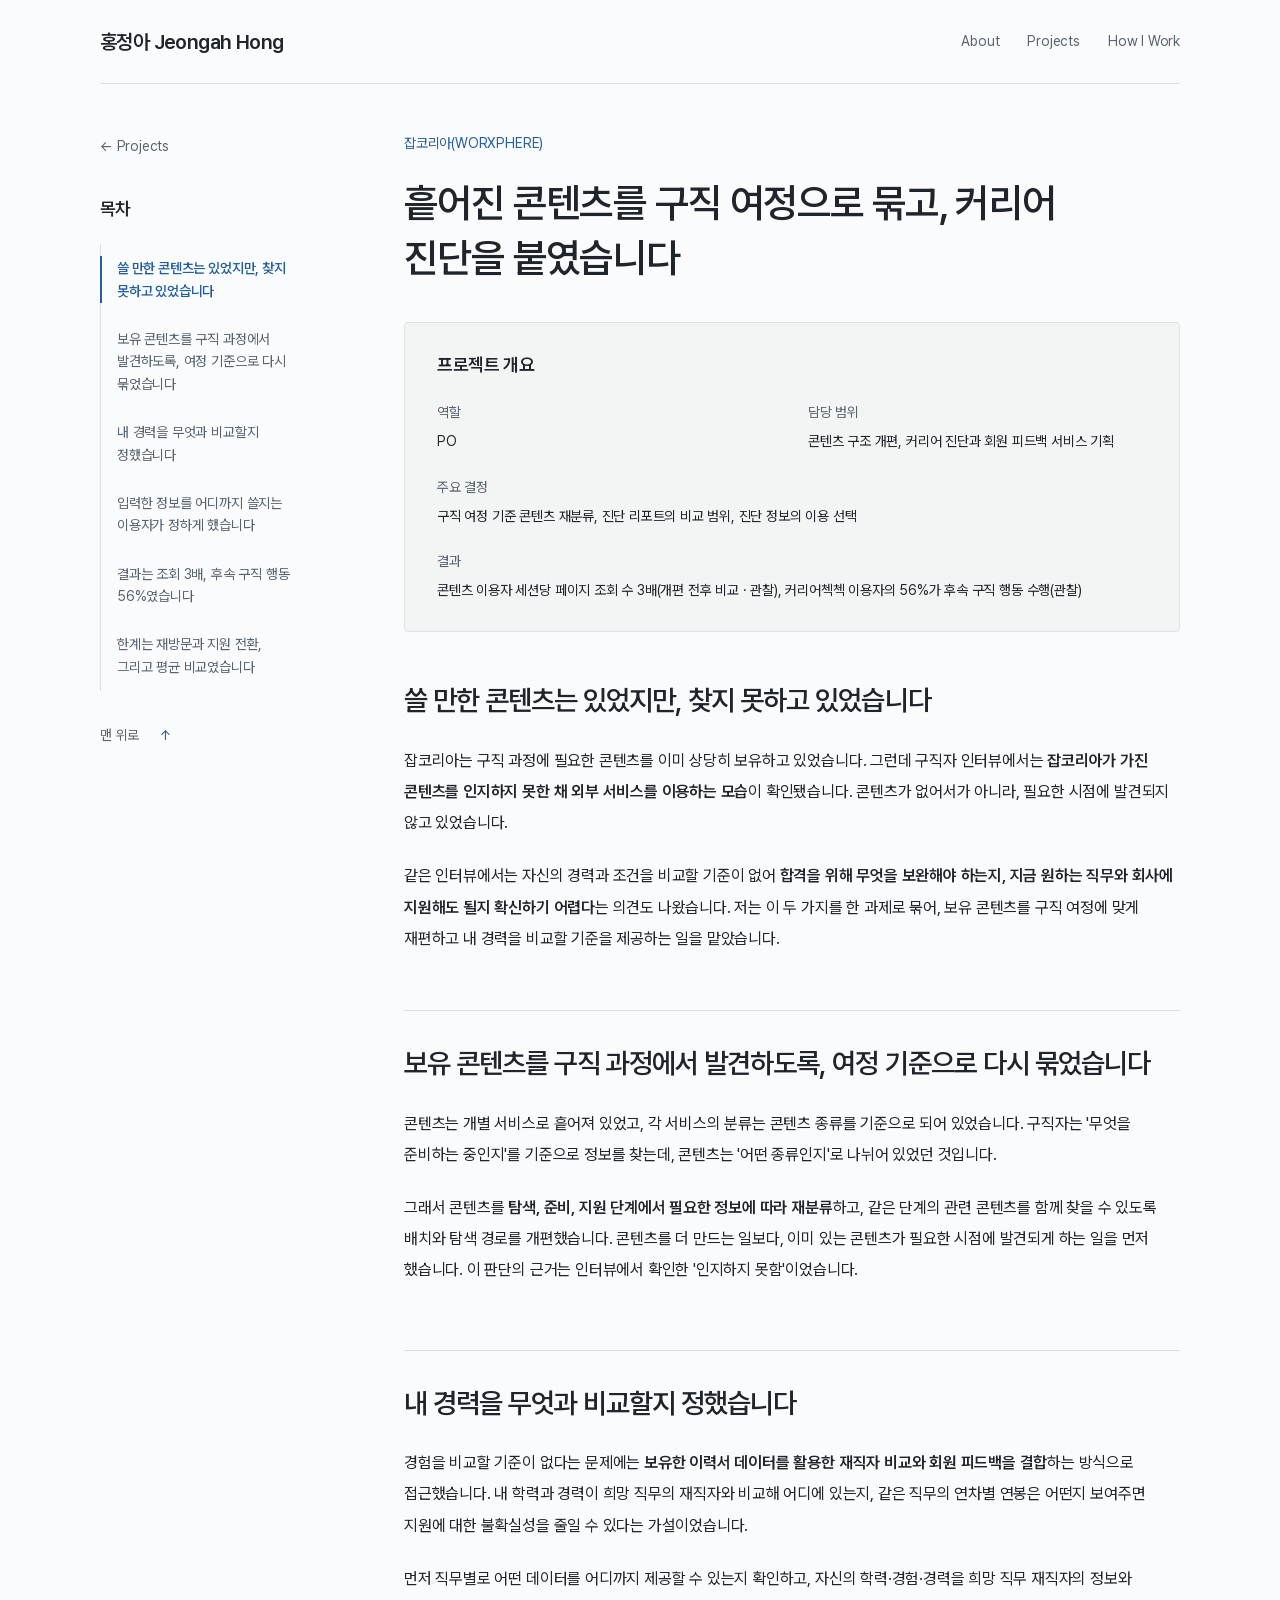
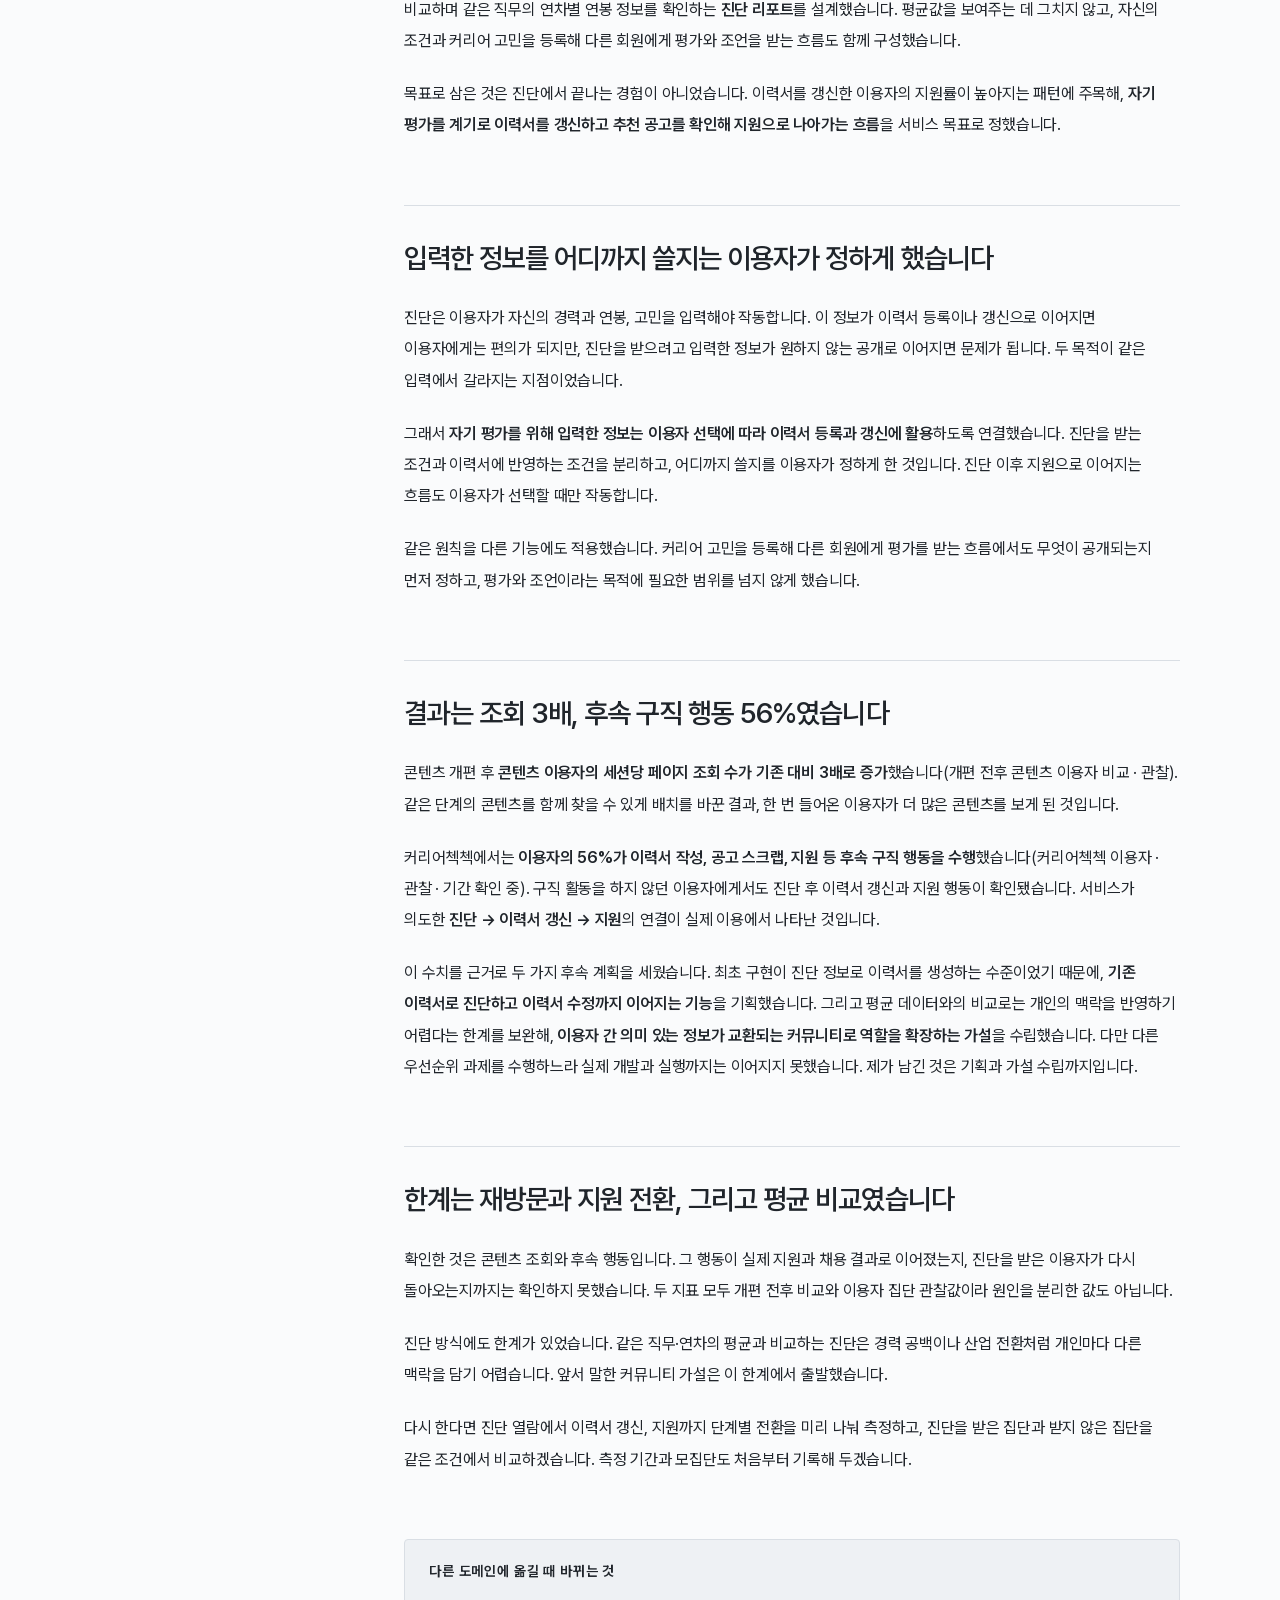
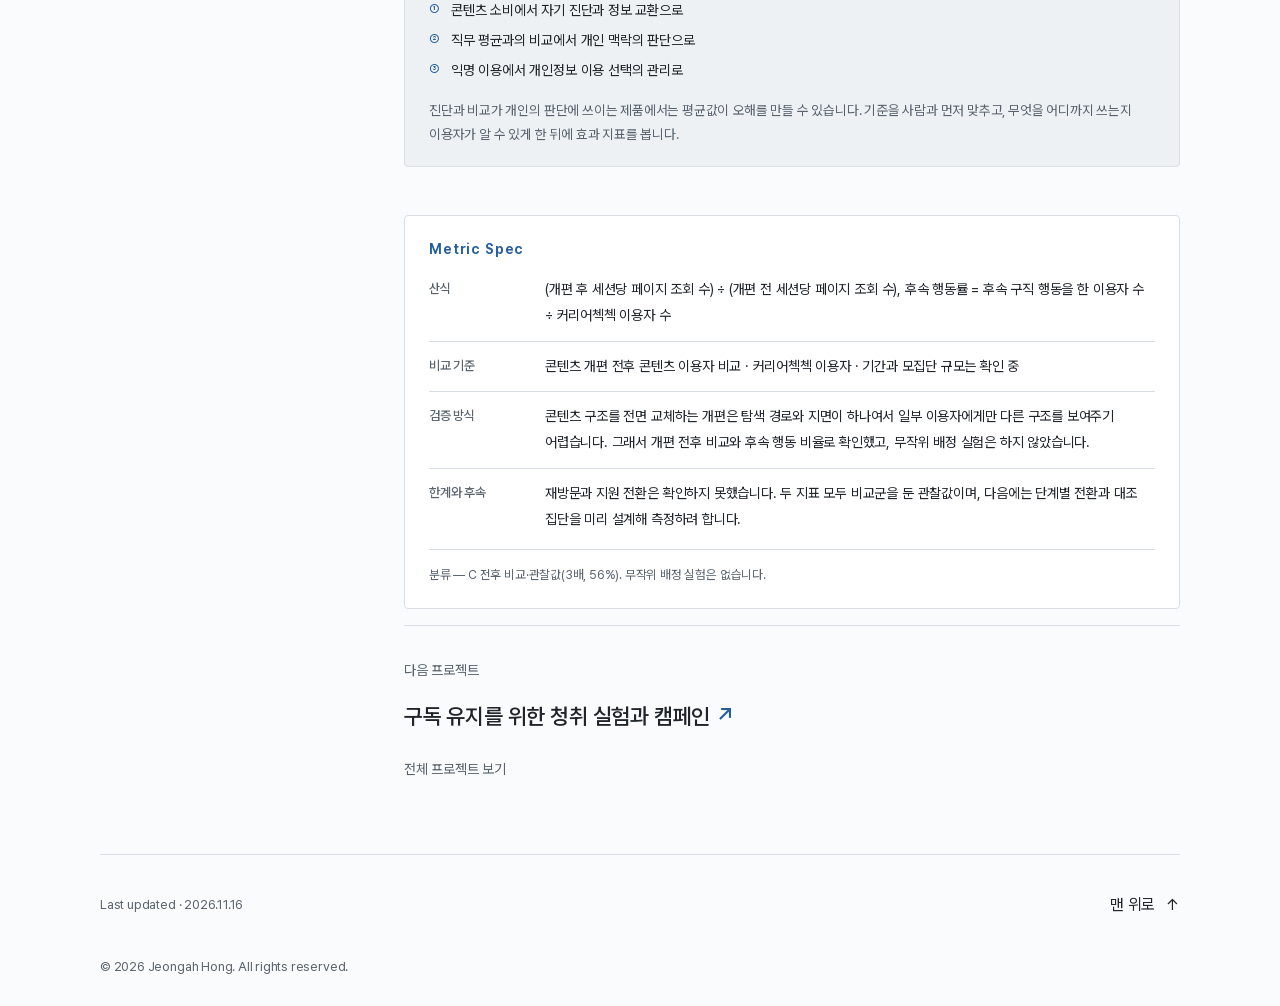
<file: cases/career-check.html>
<!doctype html>
<html lang="ko" id="top"><head><meta charset="utf-8"><meta name="viewport" content="width=device-width, initial-scale=1">
<title>흩어진 콘텐츠를 구직 여정으로 묶고, 커리어 진단을 붙였습니다 | Portfolio - Jeongah Hong</title>
<meta name="theme-color" content="#fafbfc"><meta property="og:type" content="website"><meta property="og:title" content="흩어진 콘텐츠를 구직 여정으로 묶고, 커리어 진단을 붙였습니다 | 홍정아">
<link rel="icon" href="../assets/favicon.svg" type="image/svg+xml"><link rel="preload" href="../assets/PretendardVariable.woff2" as="font" type="font/woff2" crossorigin>
<link rel="stylesheet" href="../assets/site.css?v=5038ac8d3e"><link rel="stylesheet" href="../assets/articles.css?v=7101bcc63b"><link rel="stylesheet" href="../assets/portfolio-2026-11.css?v=1"><script src="../assets/site.js?v=27dd18fce4" defer></script><script src="../assets/reading.js?v=31ac370d95" defer></script></head>
<body class="article-page"><a class="skip-link" href="#main">본문으로 바로가기</a>
<header class="site-header"><div class="wrap nav"><a class="wordmark" href="../index.html" aria-label="홍정아 포트폴리오 홈">홍정아 Jeongah Hong</a><nav class="nav-links" aria-label="포트폴리오 목차"><a href="../index.html#intro">About</a><a href="../index.html#work">Projects</a><a href="../index.html#approach">How I Work</a></nav></div></header><main id="main" tabindex="-1"><article class="journal-article">
<header class="article-header"><a class="article-back" href="../index.html#work">← Projects</a>
<p class="article-category">잡코리아(WORXPHERE)</p>
<h1>흩어진 콘텐츠를 구직 여정으로 묶고, 커리어 진단을 붙였습니다</h1>
<section class="project-overview" aria-labelledby="overview-title"><h2 id="overview-title">프로젝트 개요</h2><dl><div class="overview-field"><dt>역할</dt><dd>PO</dd></div><div class="overview-field"><dt>담당 범위</dt><dd>콘텐츠 구조 개편, 커리어 진단과 회원 피드백 서비스 기획</dd></div><div class="overview-wide"><dt>주요 결정</dt><dd>구직 여정 기준 콘텐츠 재분류, 진단 리포트의 비교 범위, 진단 정보의 이용 선택</dd></div><div class="overview-wide"><dt>결과</dt><dd>콘텐츠 이용자 세션당 페이지 조회 수 3배(개편 전후 비교 · 관찰), 커리어첵첵 이용자의 56%가 후속 구직 행동 수행(관찰)</dd></div></dl></section>
</header>
<aside class="article-sidebar"><a class="article-back" href="../index.html#work">← Projects</a><nav class="toc-rail" aria-labelledby="toc-heading"><h2 id="toc-heading">목차</h2><ol><li><a href="#article-opening"><span>쓸 만한 콘텐츠는 있었지만, 찾지 못하고 있었습니다</span></a></li><li><a href="#reorganize"><span>보유 콘텐츠를 구직 과정에서 발견하도록, 여정 기준으로 다시 묶었습니다</span></a></li><li><a href="#diagnosis"><span>내 경력을 무엇과 비교할지 정했습니다</span></a></li><li><a href="#consent"><span>입력한 정보를 어디까지 쓸지는 이용자가 정하게 했습니다</span></a></li><li><a href="#outcome"><span>결과는 조회 3배, 후속 구직 행동 56%였습니다</span></a></li><li><a href="#reflection"><span>한계는 재방문과 지원 전환, 그리고 평균 비교였습니다</span></a></li></ol></nav><a class="toc-top" href="#top">맨 위로 <span aria-hidden="true">↑</span></a></aside>
<div class="article-body"><nav class="article-contents" aria-label="글 목차"><details><summary>목차 <span>6개 항목 <span class="toc-chevron" aria-hidden="true">⌄</span></span></summary><ol><li><a href="#article-opening"><span>쓸 만한 콘텐츠는 있었지만, 찾지 못하고 있었습니다</span></a></li><li><a href="#reorganize"><span>보유 콘텐츠를 구직 과정에서 발견하도록, 여정 기준으로 다시 묶었습니다</span></a></li><li><a href="#diagnosis"><span>내 경력을 무엇과 비교할지 정했습니다</span></a></li><li><a href="#consent"><span>입력한 정보를 어디까지 쓸지는 이용자가 정하게 했습니다</span></a></li><li><a href="#outcome"><span>결과는 조회 3배, 후속 구직 행동 56%였습니다</span></a></li><li><a href="#reflection"><span>한계는 재방문과 지원 전환, 그리고 평균 비교였습니다</span></a></li></ol></details></nav>
<div class="article-opening" id="article-opening"><h2>쓸 만한 콘텐츠는 있었지만, 찾지 못하고 있었습니다</h2><p>잡코리아는 구직 과정에 필요한 콘텐츠를 이미 상당히 보유하고 있었습니다. 그런데 구직자 인터뷰에서는 <strong>잡코리아가 가진 콘텐츠를 인지하지 못한 채 외부 서비스를 이용하는 모습</strong>이 확인됐습니다. 콘텐츠가 없어서가 아니라, 필요한 시점에 발견되지 않고 있었습니다.</p><p>같은 인터뷰에서는 자신의 경력과 조건을 비교할 기준이 없어 <strong>합격을 위해 무엇을 보완해야 하는지, 지금 원하는 직무와 회사에 지원해도 될지 확신하기 어렵다</strong>는 의견도 나왔습니다. 저는 이 두 가지를 한 과제로 묶어, 보유 콘텐츠를 구직 여정에 맞게 재편하고 내 경력을 비교할 기준을 제공하는 일을 맡았습니다.</p></div>
<section class="article-section" id="reorganize" aria-labelledby="reorganize-title"><h2 id="reorganize-title">보유 콘텐츠를 구직 과정에서 발견하도록, 여정 기준으로 다시 묶었습니다</h2><p>콘텐츠는 개별 서비스로 흩어져 있었고, 각 서비스의 분류는 콘텐츠 종류를 기준으로 되어 있었습니다. 구직자는 '무엇을 준비하는 중인지'를 기준으로 정보를 찾는데, 콘텐츠는 '어떤 종류인지'로 나뉘어 있었던 것입니다.</p><p>그래서 콘텐츠를 <strong>탐색, 준비, 지원 단계에서 필요한 정보에 따라 재분류</strong>하고, 같은 단계의 관련 콘텐츠를 함께 찾을 수 있도록 배치와 탐색 경로를 개편했습니다. 콘텐츠를 더 만드는 일보다, 이미 있는 콘텐츠가 필요한 시점에 발견되게 하는 일을 먼저 했습니다. 이 판단의 근거는 인터뷰에서 확인한 '인지하지 못함'이었습니다.</p></section>
<section class="article-section" id="diagnosis" aria-labelledby="diagnosis-title"><h2 id="diagnosis-title">내 경력을 무엇과 비교할지 정했습니다</h2><p>경험을 비교할 기준이 없다는 문제에는 <strong>보유한 이력서 데이터를 활용한 재직자 비교와 회원 피드백을 결합</strong>하는 방식으로 접근했습니다. 내 학력과 경력이 희망 직무의 재직자와 비교해 어디에 있는지, 같은 직무의 연차별 연봉은 어떤지 보여주면 지원에 대한 불확실성을 줄일 수 있다는 가설이었습니다.</p><p>먼저 직무별로 어떤 데이터를 어디까지 제공할 수 있는지 확인하고, 자신의 학력·경험·경력을 희망 직무 재직자의 정보와 비교하며 같은 직무의 연차별 연봉 정보를 확인하는 <strong>진단 리포트</strong>를 설계했습니다. 평균값을 보여주는 데 그치지 않고, 자신의 조건과 커리어 고민을 등록해 다른 회원에게 평가와 조언을 받는 흐름도 함께 구성했습니다.</p><p>목표로 삼은 것은 진단에서 끝나는 경험이 아니었습니다. 이력서를 갱신한 이용자의 지원률이 높아지는 패턴에 주목해, <strong>자기 평가를 계기로 이력서를 갱신하고 추천 공고를 확인해 지원으로 나아가는 흐름</strong>을 서비스 목표로 정했습니다.</p></section>
<section class="article-section" id="consent" aria-labelledby="consent-title"><h2 id="consent-title">입력한 정보를 어디까지 쓸지는 이용자가 정하게 했습니다</h2><p>진단은 이용자가 자신의 경력과 연봉, 고민을 입력해야 작동합니다. 이 정보가 이력서 등록이나 갱신으로 이어지면 이용자에게는 편의가 되지만, 진단을 받으려고 입력한 정보가 원하지 않는 공개로 이어지면 문제가 됩니다. 두 목적이 같은 입력에서 갈라지는 지점이었습니다.</p><p>그래서 <strong>자기 평가를 위해 입력한 정보는 이용자 선택에 따라 이력서 등록과 갱신에 활용</strong>하도록 연결했습니다. 진단을 받는 조건과 이력서에 반영하는 조건을 분리하고, 어디까지 쓸지를 이용자가 정하게 한 것입니다. 진단 이후 지원으로 이어지는 흐름도 이용자가 선택할 때만 작동합니다.</p><p>같은 원칙을 다른 기능에도 적용했습니다. 커리어 고민을 등록해 다른 회원에게 평가를 받는 흐름에서도 무엇이 공개되는지 먼저 정하고, 평가와 조언이라는 목적에 필요한 범위를 넘지 않게 했습니다.</p></section>
<section class="article-section" id="outcome" aria-labelledby="outcome-title"><h2 id="outcome-title">결과는 조회 3배, 후속 구직 행동 56%였습니다</h2><p>콘텐츠 개편 후 <strong>콘텐츠 이용자의 세션당 페이지 조회 수가 기존 대비 3배로 증가</strong>했습니다(개편 전후 콘텐츠 이용자 비교 · 관찰). 같은 단계의 콘텐츠를 함께 찾을 수 있게 배치를 바꾼 결과, 한 번 들어온 이용자가 더 많은 콘텐츠를 보게 된 것입니다.</p><p>커리어첵첵에서는 <strong>이용자의 56%가 이력서 작성, 공고 스크랩, 지원 등 후속 구직 행동을 수행</strong>했습니다(커리어첵첵 이용자 · 관찰 · 기간 확인 중). 구직 활동을 하지 않던 이용자에게서도 진단 후 이력서 갱신과 지원 행동이 확인됐습니다. 서비스가 의도한 <strong>진단 → 이력서 갱신 → 지원</strong>의 연결이 실제 이용에서 나타난 것입니다.</p><p>이 수치를 근거로 두 가지 후속 계획을 세웠습니다. 최초 구현이 진단 정보로 이력서를 생성하는 수준이었기 때문에, <strong>기존 이력서로 진단하고 이력서 수정까지 이어지는 기능</strong>을 기획했습니다. 그리고 평균 데이터와의 비교로는 개인의 맥락을 반영하기 어렵다는 한계를 보완해, <strong>이용자 간 의미 있는 정보가 교환되는 커뮤니티로 역할을 확장하는 가설</strong>을 수립했습니다. 다만 다른 우선순위 과제를 수행하느라 실제 개발과 실행까지는 이어지지 못했습니다. 제가 남긴 것은 기획과 가설 수립까지입니다.</p></section>
<section class="article-section" id="reflection" aria-labelledby="reflection-title"><h2 id="reflection-title">한계는 재방문과 지원 전환, 그리고 평균 비교였습니다</h2><p>확인한 것은 콘텐츠 조회와 후속 행동입니다. 그 행동이 실제 지원과 채용 결과로 이어졌는지, 진단을 받은 이용자가 다시 돌아오는지까지는 확인하지 못했습니다. 두 지표 모두 개편 전후 비교와 이용자 집단 관찰값이라 원인을 분리한 값도 아닙니다.</p><p>진단 방식에도 한계가 있었습니다. 같은 직무·연차의 평균과 비교하는 진단은 경력 공백이나 산업 전환처럼 개인마다 다른 맥락을 담기 어렵습니다. 앞서 말한 커뮤니티 가설은 이 한계에서 출발했습니다.</p><p>다시 한다면 진단 열람에서 이력서 갱신, 지원까지 단계별 전환을 미리 나눠 측정하고, 진단을 받은 집단과 받지 않은 집단을 같은 조건에서 비교하겠습니다. 측정 기간과 모집단도 처음부터 기록해 두겠습니다.</p></section>
<aside class="evidence-box transfer-note" aria-labelledby="transfer-title">
<h2 class="evidence-box-title" id="transfer-title">다른 도메인에 옮길 때 바뀌는 것</h2>
<ol class="transfer-steps">
<li data-step="①">콘텐츠 소비에서 자기 진단과 정보 교환으로</li>
<li data-step="②">직무 평균과의 비교에서 개인 맥락의 판단으로</li>
<li data-step="③">익명 이용에서 개인정보 이용 선택의 관리로</li>
</ol>
<p class="transfer-method">진단과 비교가 개인의 판단에 쓰이는 제품에서는 평균값이 오해를 만들 수 있습니다. 기준을 사람과 먼저 맞추고, 무엇을 어디까지 쓰는지 이용자가 알 수 있게 한 뒤에 효과 지표를 봅니다.</p>
</aside>
<aside class="evidence-box" aria-labelledby="metric-spec-title">
<h2 class="evidence-box-title" id="metric-spec-title">Metric Spec</h2>
<dl class="evidence-grid">
<div><dt>산식</dt><dd>(개편 후 세션당 페이지 조회 수) ÷ (개편 전 세션당 페이지 조회 수), 후속 행동률 = 후속 구직 행동을 한 이용자 수 ÷ 커리어첵첵 이용자 수</dd></div>
<div><dt>비교 기준</dt><dd>콘텐츠 개편 전후 콘텐츠 이용자 비교 · 커리어첵첵 이용자 · 기간과 모집단 규모는 확인 중</dd></div>
<div><dt>검증 방식</dt><dd>콘텐츠 구조를 전면 교체하는 개편은 탐색 경로와 지면이 하나여서 일부 이용자에게만 다른 구조를 보여주기 어렵습니다. 그래서 개편 전후 비교와 후속 행동 비율로 확인했고, 무작위 배정 실험은 하지 않았습니다.</dd></div>
<div><dt>한계와 후속</dt><dd>재방문과 지원 전환은 확인하지 못했습니다. 두 지표 모두 비교군을 둔 관찰값이며, 다음에는 단계별 전환과 대조 집단을 미리 설계해 측정하려 합니다.</dd></div>
</dl>
<p class="evidence-foot">분류 — C 전후 비교·관찰값(3배, 56%). 무작위 배정 실험은 없습니다.</p>
</aside>

<nav class="article-next" aria-label="다른 프로젝트"><span>다음 프로젝트</span><a href="welaaa.html">구독 유지를 위한 청취 실험과 캠페인 <span aria-hidden="true">↗</span></a><a class="article-back" href="../index.html#work">전체 프로젝트 보기</a></nav></div></article></main><nav class="reading-actions wrap" aria-label="페이지 이동"><p class="last-updated">Last updated · <time datetime="2026-11-16">2026.11.16</time></p><a href="#top">맨 위로 <span aria-hidden="true">↑</span></a></nav><footer class="site-footer"><div class="wrap"><p>© 2026 Jeongah Hong. All rights reserved.</p></div></footer></body></html>
</file>
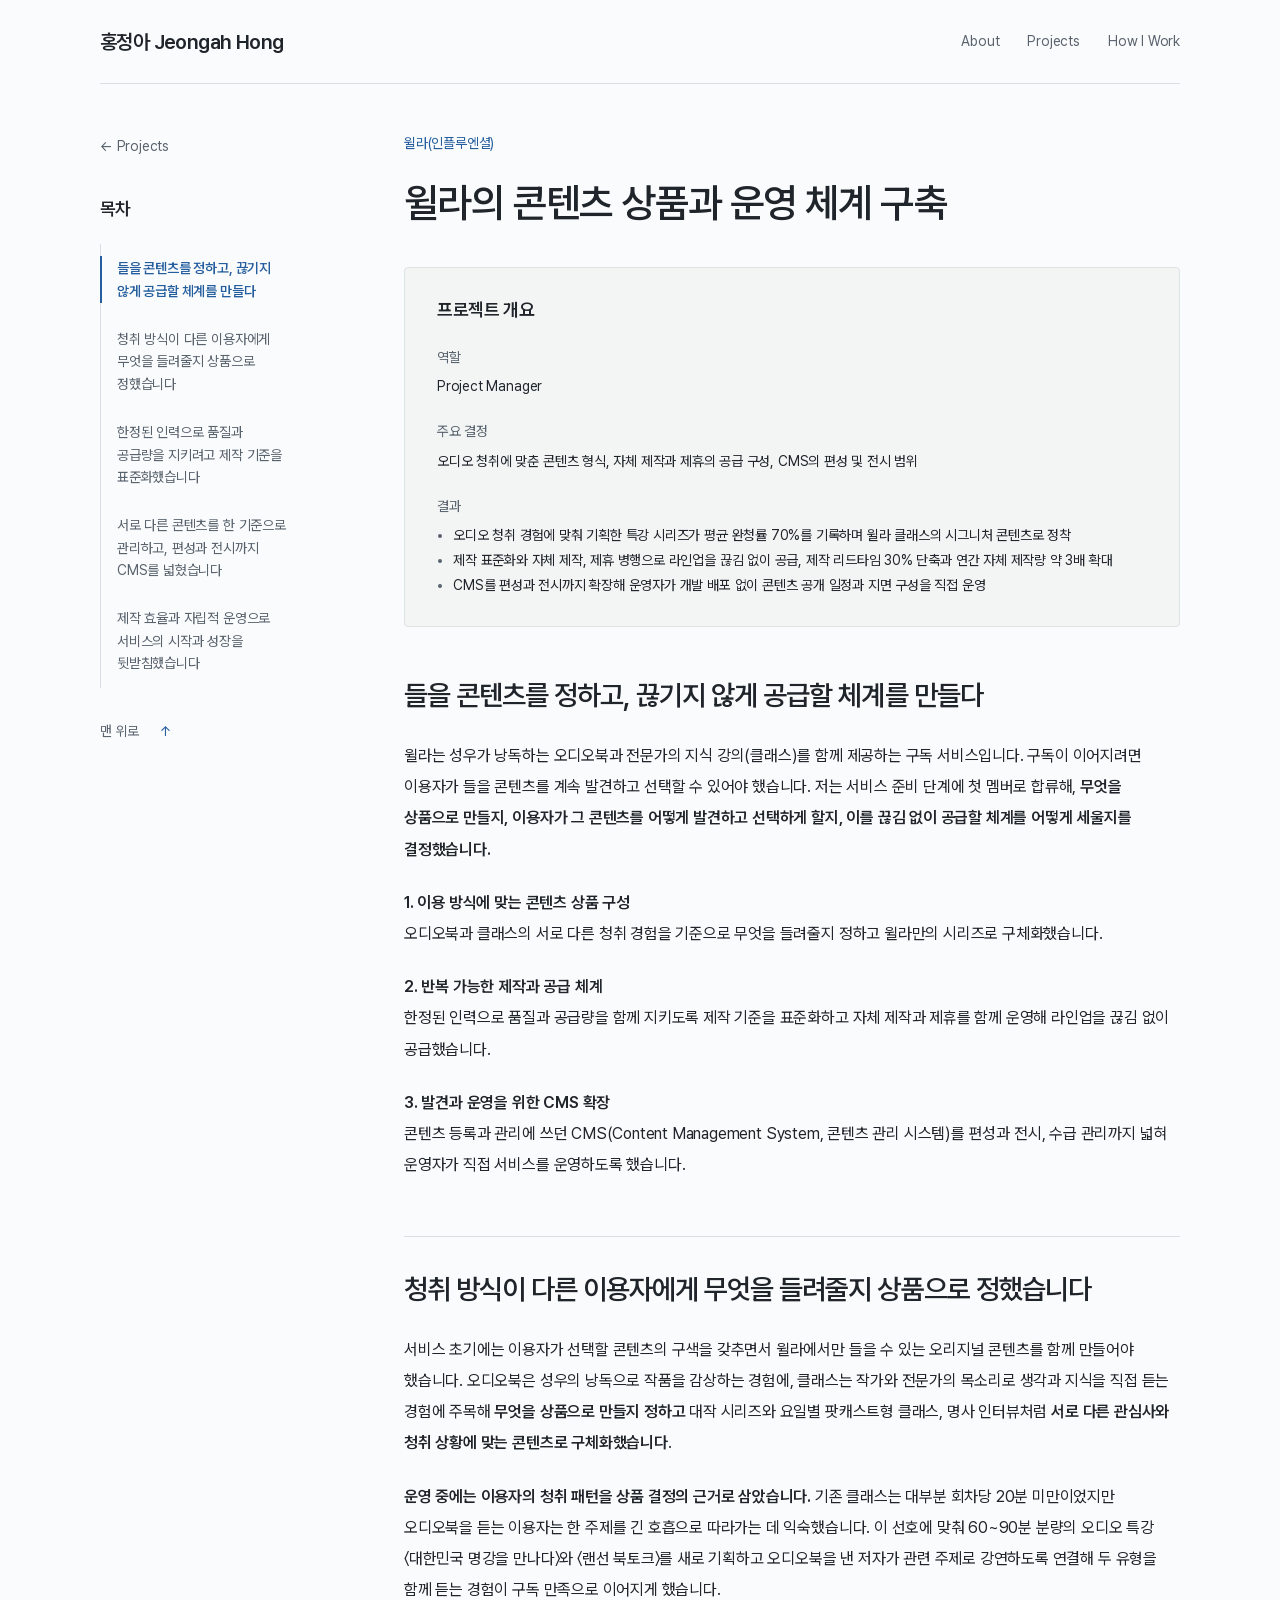
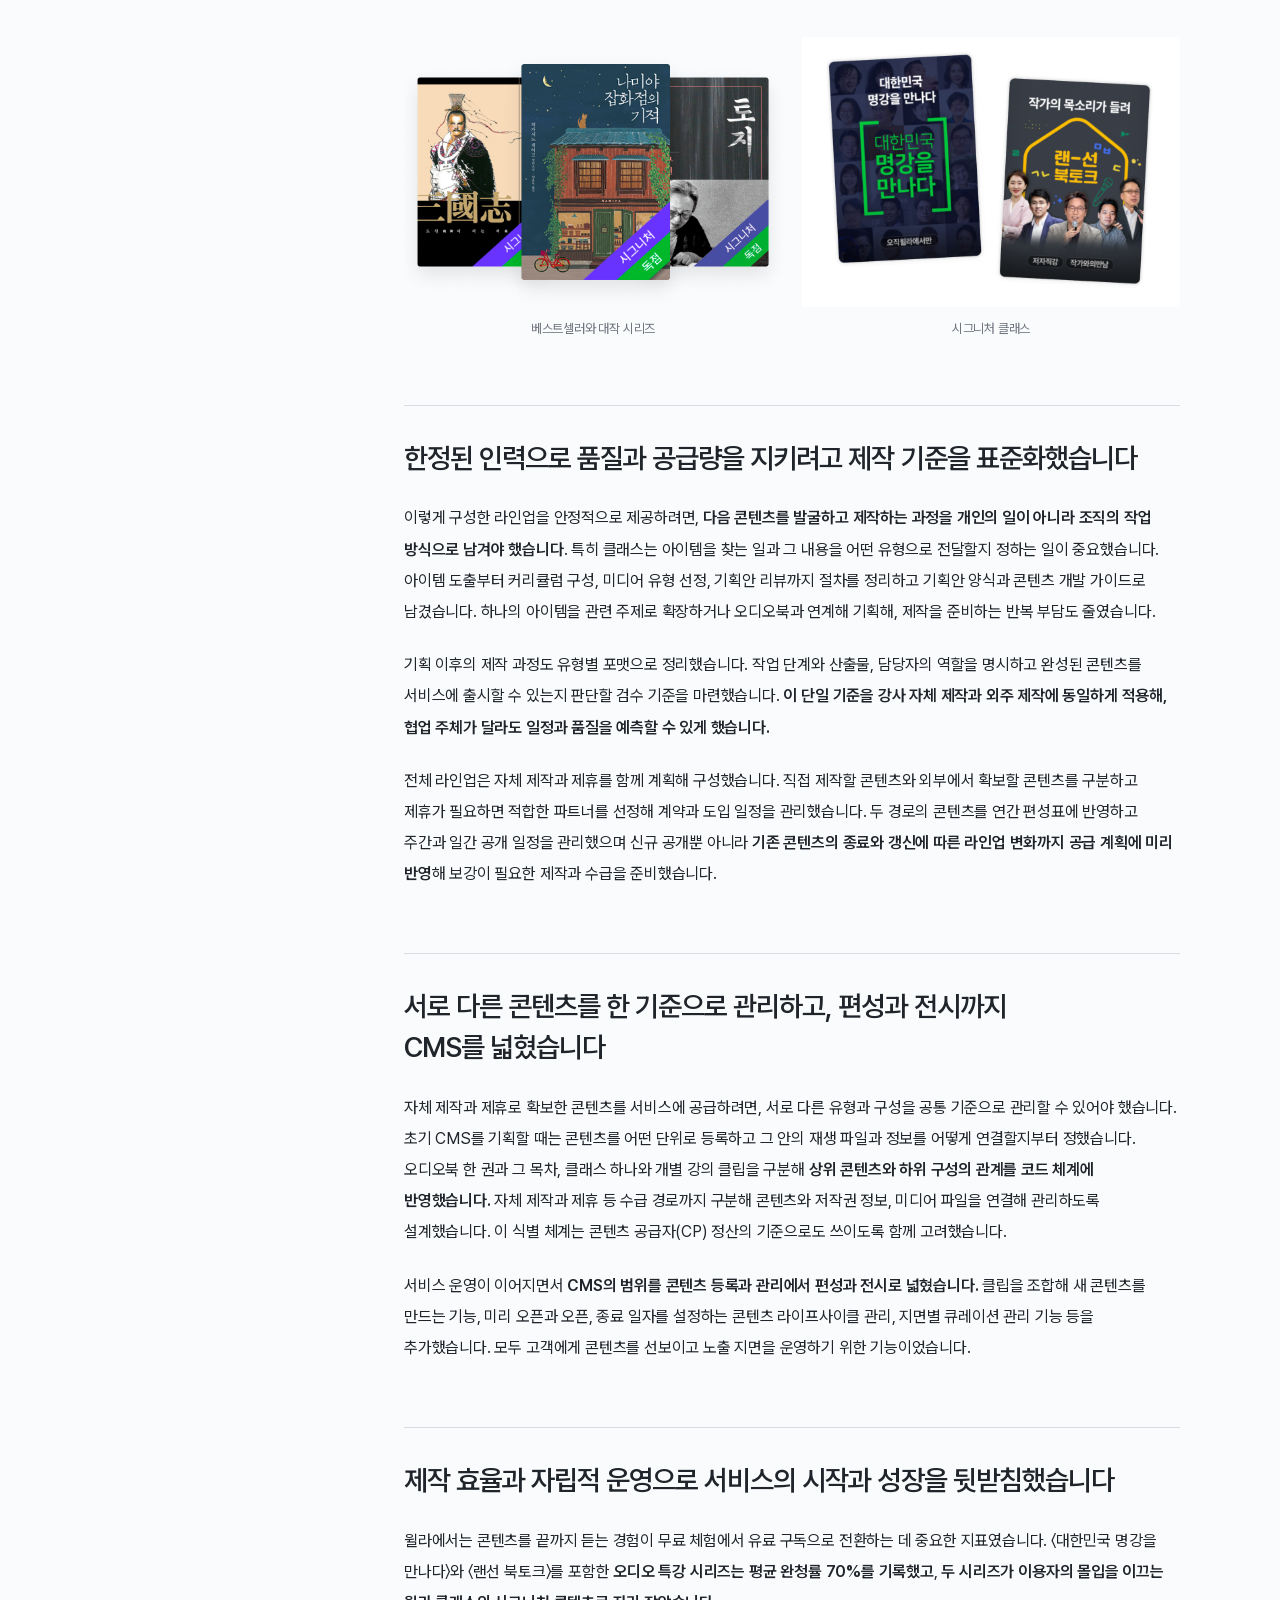
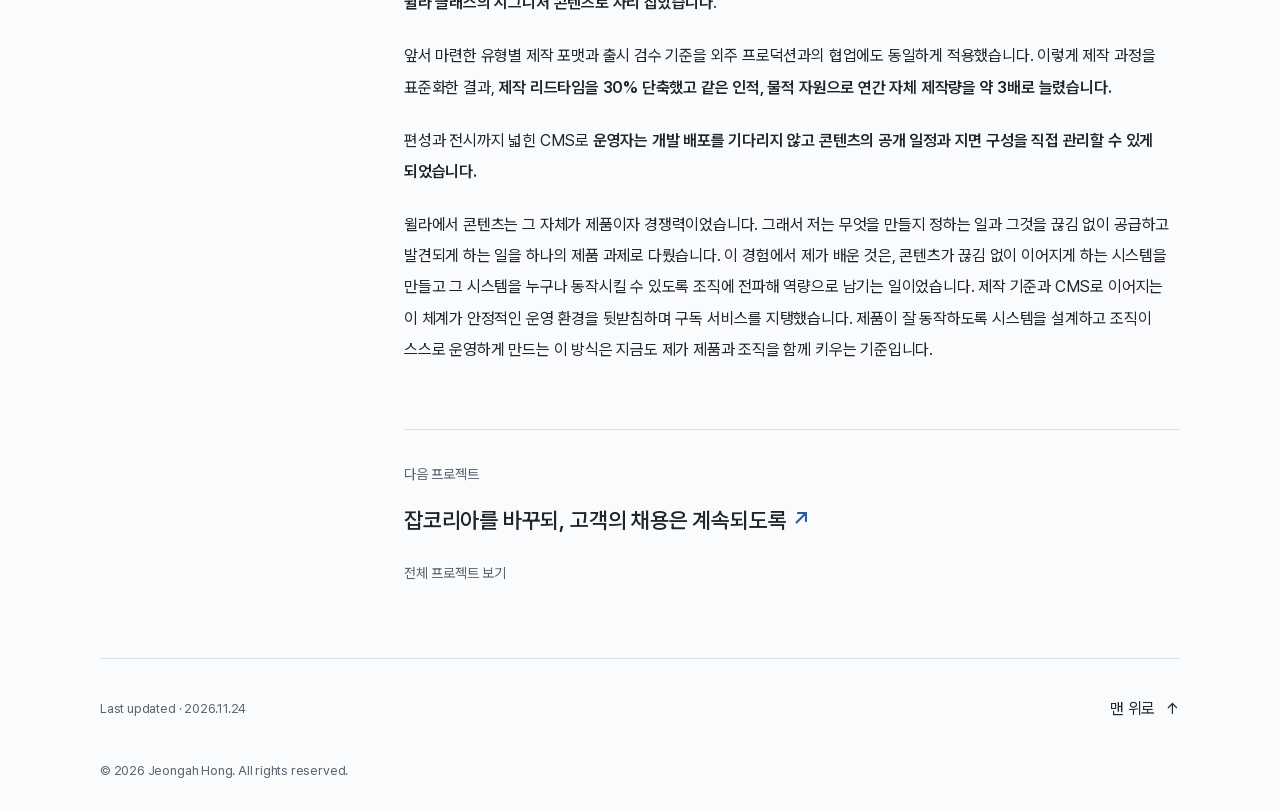
<file: cases/content-system.html>
<!doctype html>
<html lang="ko" id="top"><head><meta charset="utf-8"><meta name="viewport" content="width=device-width, initial-scale=1">
<title>윌라의 콘텐츠 상품과 운영 체계 구축 | Portfolio - Jeongah Hong</title><meta name="description" content="윌라의 첫 멤버로 합류해, 이용자가 들을 콘텐츠를 정하고 그 콘텐츠를 끊김 없이 공급할 제작과 운영 체계를 설계했습니다.">
<meta name="theme-color" content="#fafbfc"><meta property="og:type" content="website"><meta property="og:title" content="윌라의 콘텐츠 상품과 운영 체계 구축 | 홍정아"><meta property="og:description" content="윌라의 첫 멤버로 합류해, 이용자가 들을 콘텐츠를 정하고 그 콘텐츠를 끊김 없이 공급할 제작과 운영 체계를 설계했습니다.">
<link rel="icon" href="../assets/favicon.svg" type="image/svg+xml"><link rel="preload" href="../assets/PretendardVariable.woff2" as="font" type="font/woff2" crossorigin>
<link rel="stylesheet" href="../assets/site.css?v=5038ac8d3e"><link rel="stylesheet" href="../assets/articles.css?v=b1e23d07b0"><script src="../assets/site.js?v=27dd18fce4" defer></script><script src="../assets/reading.js?v=31ac370d95" defer></script></head>
<body class="article-page"><a class="skip-link" href="#main">본문으로 바로가기</a>
<header class="site-header"><div class="wrap nav"><a class="wordmark" href="../index.html" aria-label="홍정아 포트폴리오 홈">홍정아 Jeongah Hong</a><nav class="nav-links" aria-label="포트폴리오 목차"><a href="../index.html#intro">About</a><a href="../index.html#work">Projects</a><a href="../index.html#approach">How I Work</a></nav></div></header><main id="main" tabindex="-1"><article class="journal-article">
<header class="article-header"><a class="article-back" href="../index.html#work">← Projects</a>
<p class="article-category">윌라(인플루엔셜)</p>
<h1>윌라의 콘텐츠 상품과 운영 체계 구축</h1>
<section class="project-overview" aria-labelledby="overview-title"><h2 id="overview-title">프로젝트 개요</h2><dl><div class="overview-field"><dt>역할</dt><dd>Project Manager</dd></div><div class="overview-wide"><dt>주요 결정</dt><dd>오디오 청취에 맞춘 콘텐츠 형식, 자체 제작과 제휴의 공급 구성, CMS의 편성 및 전시 범위</dd></div><div class="overview-wide"><dt>결과</dt><dd><ul class="overview-results"><li>오디오 청취 경험에 맞춰 기획한 특강 시리즈가 평균 완청률 70%를 기록하며 윌라 클래스의 시그니처 콘텐츠로 정착</li><li>제작 표준화와 자체 제작, 제휴 병행으로 라인업을 끊김 없이 공급, 제작 리드타임 30% 단축과 연간 자체 제작량 약 3배 확대</li><li>CMS를 편성과 전시까지 확장해 운영자가 개발 배포 없이 콘텐츠 공개 일정과 지면 구성을 직접 운영</li></ul></dd></div></dl></section>
</header>
<aside class="article-sidebar"><a class="article-back" href="../index.html#work">← Projects</a><nav class="toc-rail" aria-labelledby="toc-heading"><h2 id="toc-heading">목차</h2><ol><li><a href="#article-opening"><span>들을 콘텐츠를 정하고, 끊기지 않게 공급할 체계를 만들다</span></a></li><li><a href="#format"><span>청취 방식이 다른 이용자에게 무엇을 들려줄지 상품으로 정했습니다</span></a></li><li><a href="#standard"><span>한정된 인력으로 품질과 공급량을 지키려고 제작 기준을 표준화했습니다</span></a></li><li><a href="#lifecycle"><span>서로 다른 콘텐츠를 한 기준으로 관리하고, 편성과 전시까지 CMS를 넓혔습니다</span></a></li><li><a href="#result"><span>제작 효율과 자립적 운영으로 서비스의 시작과 성장을 뒷받침했습니다</span></a></li></ol></nav><a class="toc-top" href="#top">맨 위로 <span aria-hidden="true">↑</span></a></aside>
<div class="article-body"><nav class="article-contents" aria-label="글 목차"><details><summary>목차 <span>5개 항목 <span class="toc-chevron" aria-hidden="true">⌄</span></span></summary><ol><li><a href="#article-opening"><span>들을 콘텐츠를 정하고, 끊기지 않게 공급할 체계를 만들다</span></a></li><li><a href="#format"><span>청취 방식이 다른 이용자에게 무엇을 들려줄지 상품으로 정했습니다</span></a></li><li><a href="#standard"><span>한정된 인력으로 품질과 공급량을 지키려고 제작 기준을 표준화했습니다</span></a></li><li><a href="#lifecycle"><span>서로 다른 콘텐츠를 한 기준으로 관리하고, 편성과 전시까지 CMS를 넓혔습니다</span></a></li><li><a href="#result"><span>제작 효율과 자립적 운영으로 서비스의 시작과 성장을 뒷받침했습니다</span></a></li></ol></details></nav>
<div class="article-opening" id="article-opening"><h2>들을 콘텐츠를 정하고, 끊기지 않게 공급할 체계를 만들다</h2><p>윌라는 성우가 낭독하는 오디오북과 전문가의 지식 강의(클래스)를 함께 제공하는 구독 서비스입니다. 구독이 이어지려면 이용자가 들을 콘텐츠를 계속 발견하고 선택할 수 있어야 했습니다. 저는 서비스 준비 단계에 첫 멤버로 합류해, <strong>무엇을 상품으로 만들지, 이용자가 그 콘텐츠를 어떻게 발견하고 선택하게 할지, 이를 끊김 없이 공급할 체계를 어떻게 세울지를 결정했습니다.</strong></p><p><strong>1. 이용 방식에 맞는 콘텐츠 상품 구성</strong><br>오디오북과 클래스의 서로 다른 청취 경험을 기준으로 무엇을 들려줄지 정하고 윌라만의 시리즈로 구체화했습니다.</p><p><strong>2. 반복 가능한 제작과 공급 체계</strong><br>한정된 인력으로 품질과 공급량을 함께 지키도록 제작 기준을 표준화하고 자체 제작과 제휴를 함께 운영해 라인업을 끊김 없이 공급했습니다.</p><p><strong>3. 발견과 운영을 위한 CMS 확장</strong><br>콘텐츠 등록과 관리에 쓰던 CMS(Content Management System, 콘텐츠 관리 시스템)를 편성과 전시, 수급 관리까지 넓혀 운영자가 직접 서비스를 운영하도록 했습니다.</p></div>
<section class="article-section" id="format" aria-labelledby="format-title"><h2 id="format-title">청취 방식이 다른 이용자에게 무엇을 들려줄지 상품으로 정했습니다</h2><p>서비스 초기에는 이용자가 선택할 콘텐츠의 구색을 갖추면서 윌라에서만 들을 수 있는 오리지널 콘텐츠를 함께 만들어야 했습니다. 오디오북은 성우의 낭독으로 작품을 감상하는 경험에, 클래스는 작가와 전문가의 목소리로 생각과 지식을 직접 듣는 경험에 주목해 <strong>무엇을 상품으로 만들지 정하고</strong> 대작 시리즈와 요일별 팟캐스트형 클래스, 명사 인터뷰처럼 <strong>서로 다른 관심사와 청취 상황에 맞는 콘텐츠로 구체화했습니다</strong>.</p><p><strong>운영 중에는 이용자의 청취 패턴을 상품 결정의 근거로 삼았습니다.</strong> 기존 클래스는 대부분 회차당 20분 미만이었지만 오디오북을 듣는 이용자는 한 주제를 긴 호흡으로 따라가는 데 익숙했습니다. 이 선호에 맞춰 60~90분 분량의 오디오 특강 〈대한민국 명강을 만나다〉와 〈랜선 북토크〉를 새로 기획하고 오디오북을 낸 저자가 관련 주제로 강연하도록 연결해 두 유형을 함께 듣는 경험이 구독 만족으로 이어지게 했습니다.</p><div class="willa-lineup-pair" style="display:grid;grid-template-columns:repeat(auto-fit,minmax(min(100%,260px),1fr));gap:28px 20px;margin:32px 0"><figure style="margin:0"><img src="assets/willa-content-system-v2/bestsellers.png" alt="윌라의 베스트셀러와 대작 시리즈" width="560" height="400" style="display:block;width:100%;height:auto"><figcaption style="text-align:center;font-size:13px;color:#717780;margin-top:10px">베스트셀러와 대작 시리즈</figcaption></figure><figure style="margin:0"><img src="assets/willa-content-system-v2/signature-classes.png" alt="대한민국 명강을 만나다와 랜선 북토크" width="1120" height="800" style="display:block;width:100%;height:auto"><figcaption style="text-align:center;font-size:13px;color:#717780;margin-top:10px">시그니처 클래스</figcaption></figure></div></section><section class="article-section" id="standard" aria-labelledby="standard-title"><h2 id="standard-title">한정된 인력으로 품질과 공급량을 지키려고 제작 기준을 표준화했습니다</h2><p>이렇게 구성한 라인업을 안정적으로 제공하려면, <strong>다음 콘텐츠를 발굴하고 제작하는 과정을 개인의 일이 아니라 조직의 작업 방식으로 남겨야 했습니다</strong>. 특히 클래스는 아이템을 찾는 일과 그 내용을 어떤 유형으로 전달할지 정하는 일이 중요했습니다. 아이템 도출부터 커리큘럼 구성, 미디어 유형 선정, 기획안 리뷰까지 절차를 정리하고 기획안 양식과 콘텐츠 개발 가이드로 남겼습니다. 하나의 아이템을 관련 주제로 확장하거나 오디오북과 연계해 기획해, 제작을 준비하는 반복 부담도 줄였습니다.</p><p>기획 이후의 제작 과정도 유형별 포맷으로 정리했습니다. 작업 단계와 산출물, 담당자의 역할을 명시하고 완성된 콘텐츠를 서비스에 출시할 수 있는지 판단할 검수 기준을 마련했습니다. <strong>이 단일 기준을 강사 자체 제작과 외주 제작에 동일하게 적용해, 협업 주체가 달라도 일정과 품질을 예측할 수 있게 했습니다.</strong></p><p>전체 라인업은 자체 제작과 제휴를 함께 계획해 구성했습니다. 직접 제작할 콘텐츠와 외부에서 확보할 콘텐츠를 구분하고 제휴가 필요하면 적합한 파트너를 선정해 계약과 도입 일정을 관리했습니다. 두 경로의 콘텐츠를 연간 편성표에 반영하고 주간과 일간 공개 일정을 관리했으며 신규 공개뿐 아니라 <strong>기존 콘텐츠의 종료와 갱신에 따른 라인업 변화까지 공급 계획에 미리 반영</strong>해 보강이 필요한 제작과 수급을 준비했습니다.</p><span id="allocation" aria-hidden="true"></span></section><section class="article-section" id="lifecycle" aria-labelledby="lifecycle-title"><h2 id="lifecycle-title">서로 다른 콘텐츠를 한 기준으로 관리하고, 편성과 전시까지 CMS를 넓혔습니다</h2><p>자체 제작과 제휴로 확보한 콘텐츠를 서비스에 공급하려면, 서로 다른 유형과 구성을 공통 기준으로 관리할 수 있어야 했습니다. 초기 CMS를 기획할 때는 콘텐츠를 어떤 단위로 등록하고 그 안의 재생 파일과 정보를 어떻게 연결할지부터 정했습니다. 오디오북 한 권과 그 목차, 클래스 하나와 개별 강의 클립을 구분해 <strong>상위 콘텐츠와 하위 구성의 관계를 코드 체계에 반영했습니다.</strong> 자체 제작과 제휴 등 수급 경로까지 구분해 콘텐츠와 저작권 정보, 미디어 파일을 연결해 관리하도록 설계했습니다. 이 식별 체계는 콘텐츠 공급자(CP) 정산의 기준으로도 쓰이도록 함께 고려했습니다.</p><p>서비스 운영이 이어지면서 <strong>CMS의 범위를 콘텐츠 등록과 관리에서 편성과 전시로 넓혔습니다.</strong> 클립을 조합해 새 콘텐츠를 만드는 기능, 미리 오픈과 오픈, 종료 일자를 설정하는 콘텐츠 라이프사이클 관리, 지면별 큐레이션 관리 기능 등을 추가했습니다. 모두 고객에게 콘텐츠를 선보이고 노출 지면을 운영하기 위한 기능이었습니다.</p><span id="discovery" aria-hidden="true"></span></section><section class="article-section" id="result" aria-labelledby="result-title"><h2 id="result-title">제작 효율과 자립적 운영으로 서비스의 시작과 성장을 뒷받침했습니다</h2><p>윌라에서는 콘텐츠를 끝까지 듣는 경험이 무료 체험에서 유료 구독으로 전환하는 데 중요한 지표였습니다. 〈대한민국 명강을 만나다〉와 〈랜선 북토크〉를 포함한 <strong>오디오 특강 시리즈는 평균 완청률 70%를 기록했고</strong>, <strong>두 시리즈가 이용자의 몰입을 이끄는 윌라 클래스의 시그니처 콘텐츠로 자리 잡았습니다</strong>.</p><p>앞서 마련한 유형별 제작 포맷과 출시 검수 기준을 외주 프로덕션과의 협업에도 동일하게 적용했습니다. 이렇게 제작 과정을 표준화한 결과, <strong>제작 리드타임을 30% 단축했고 같은 인적, 물적 자원으로 연간 자체 제작량을 약 3배로 늘렸습니다.</strong></p><p>편성과 전시까지 넓힌 CMS로 <strong>운영자는 개발 배포를 기다리지 않고 콘텐츠의 공개 일정과 지면 구성을 직접 관리할 수 있게 되었습니다.</strong></p><p><span id="reflection" aria-hidden="true"></span>윌라에서 콘텐츠는 그 자체가 제품이자 경쟁력이었습니다. 그래서 저는 무엇을 만들지 정하는 일과 그것을 끊김 없이 공급하고 발견되게 하는 일을 하나의 제품 과제로 다뤘습니다. 이 경험에서 제가 배운 것은, 콘텐츠가 끊김 없이 이어지게 하는 시스템을 만들고 그 시스템을 누구나 동작시킬 수 있도록 조직에 전파해 역량으로 남기는 일이었습니다. 제작 기준과 CMS로 이어지는 이 체계가 안정적인 운영 환경을 뒷받침하며 구독 서비스를 지탱했습니다. 제품이 잘 동작하도록 시스템을 설계하고 조직이 스스로 운영하게 만드는 이 방식은 지금도 제가 제품과 조직을 함께 키우는 기준입니다.</p><script src="assets/willa-content-system-v14/reading-anchor.js" defer></script></section>

<nav class="article-next" aria-label="다른 프로젝트"><span>다음 프로젝트</span><a href="b2b.html">잡코리아를 바꾸되, 고객의 채용은 계속되도록 <span aria-hidden="true">↗</span></a><a class="article-back" href="../index.html#work">전체 프로젝트 보기</a></nav></div></article></main><nav class="reading-actions wrap" aria-label="페이지 이동"><p class="last-updated">Last updated · <time datetime="2026-11-24">2026.11.24</time></p><a href="#top">맨 위로 <span aria-hidden="true">↑</span></a></nav><footer class="site-footer"><div class="wrap"><p>© 2026 Jeongah Hong. All rights reserved.</p></div></footer></body></html>
</file>
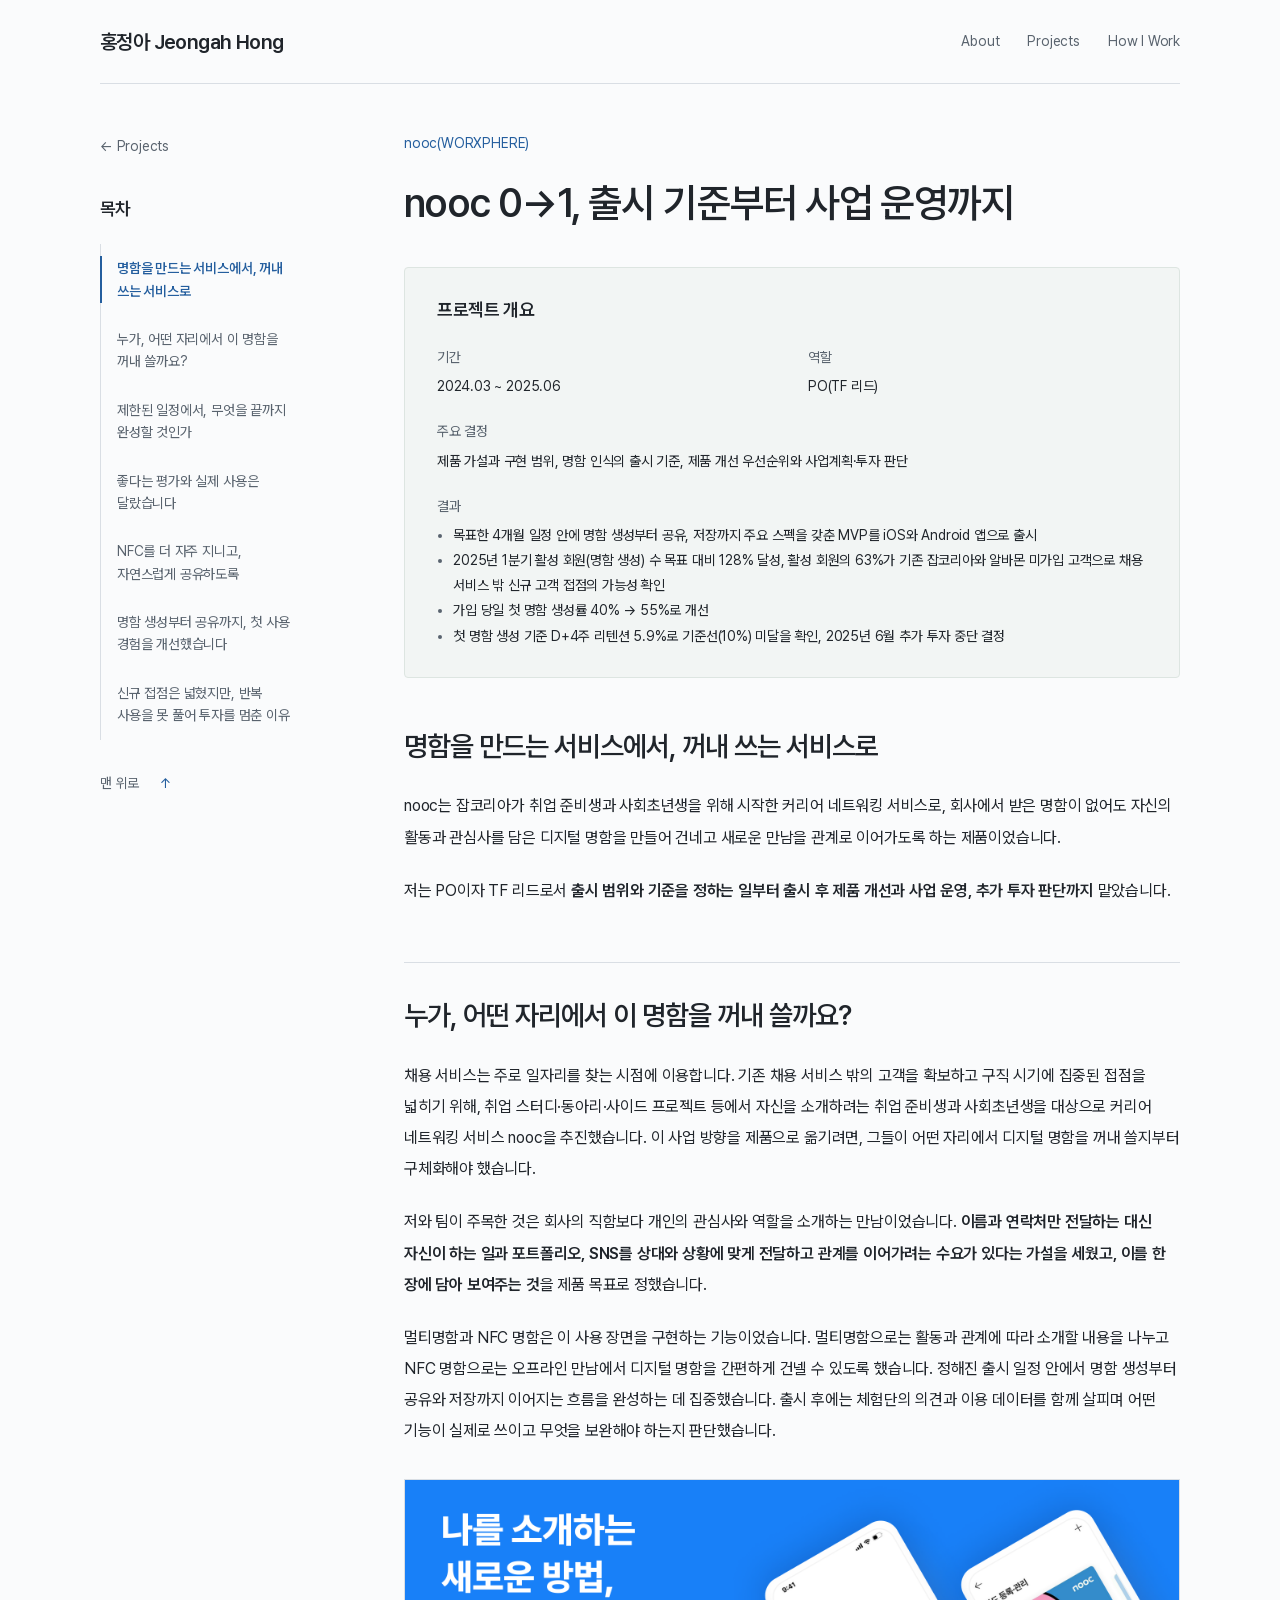
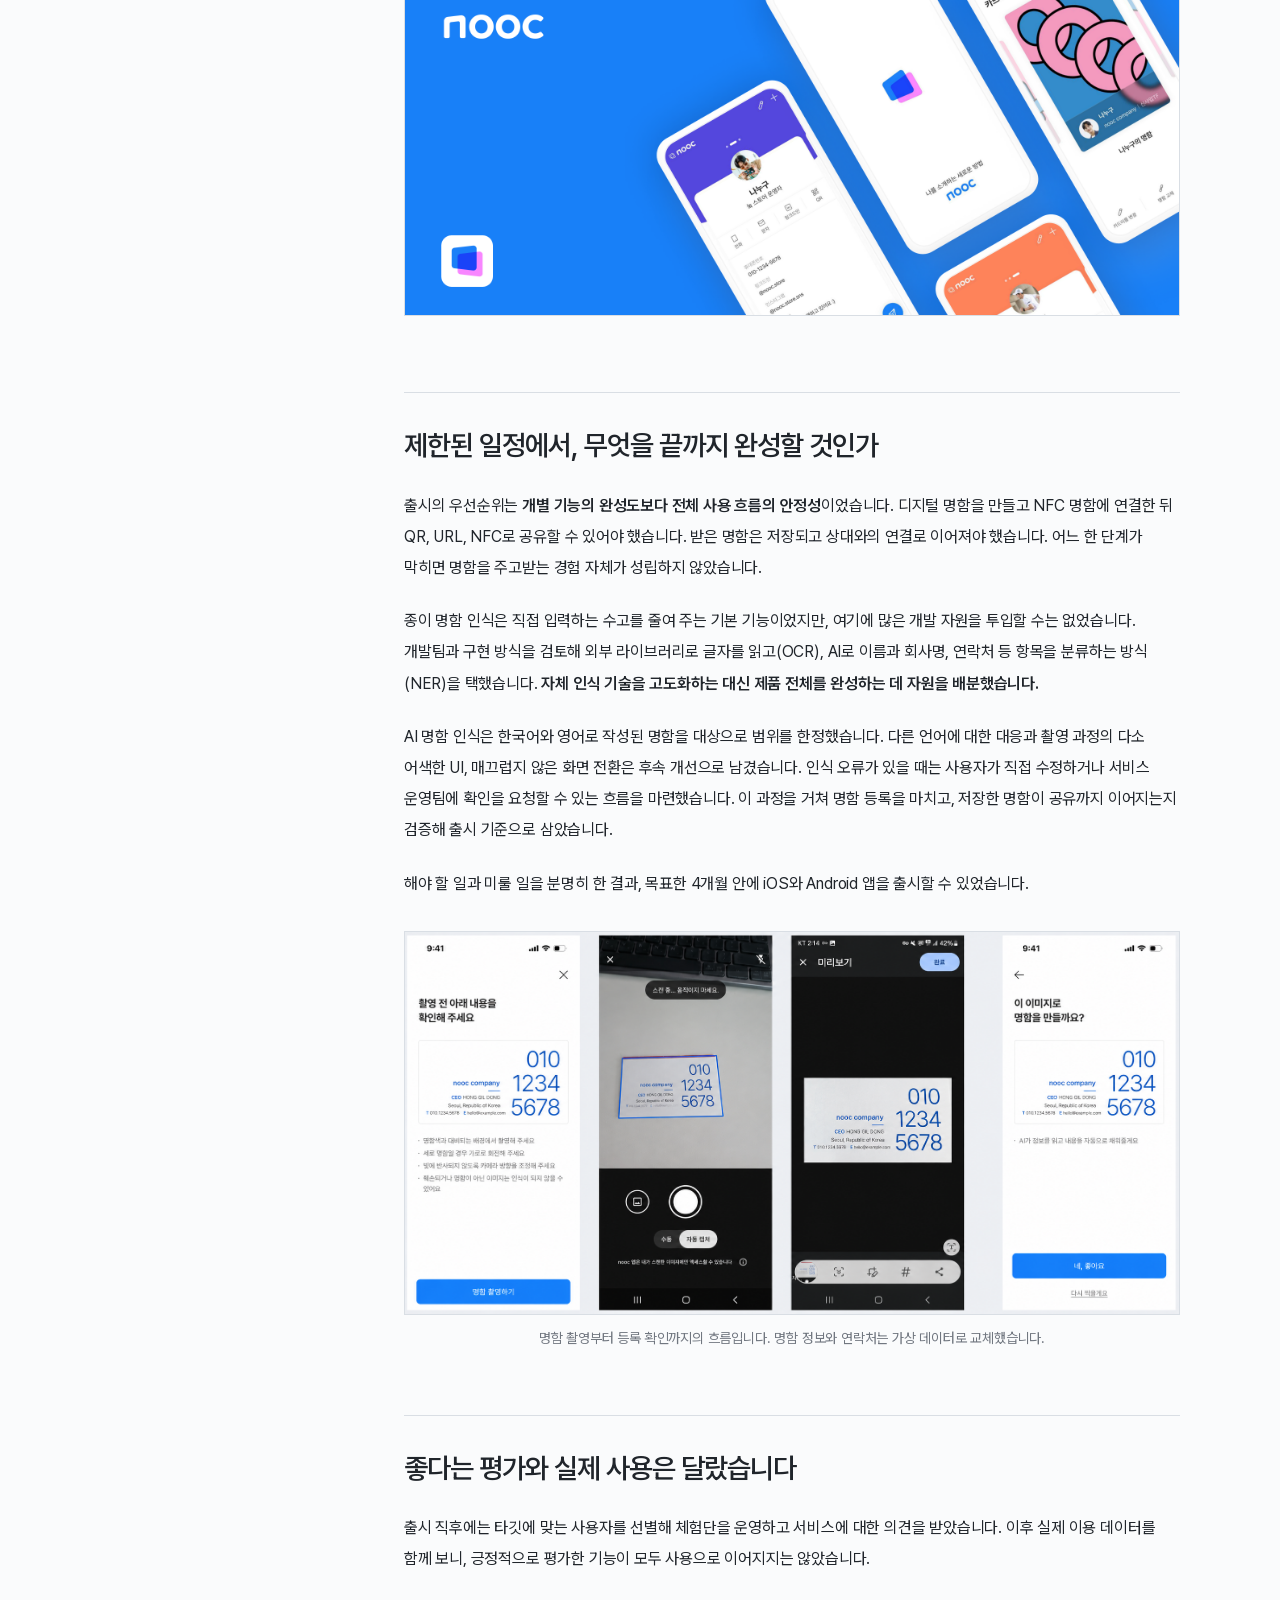
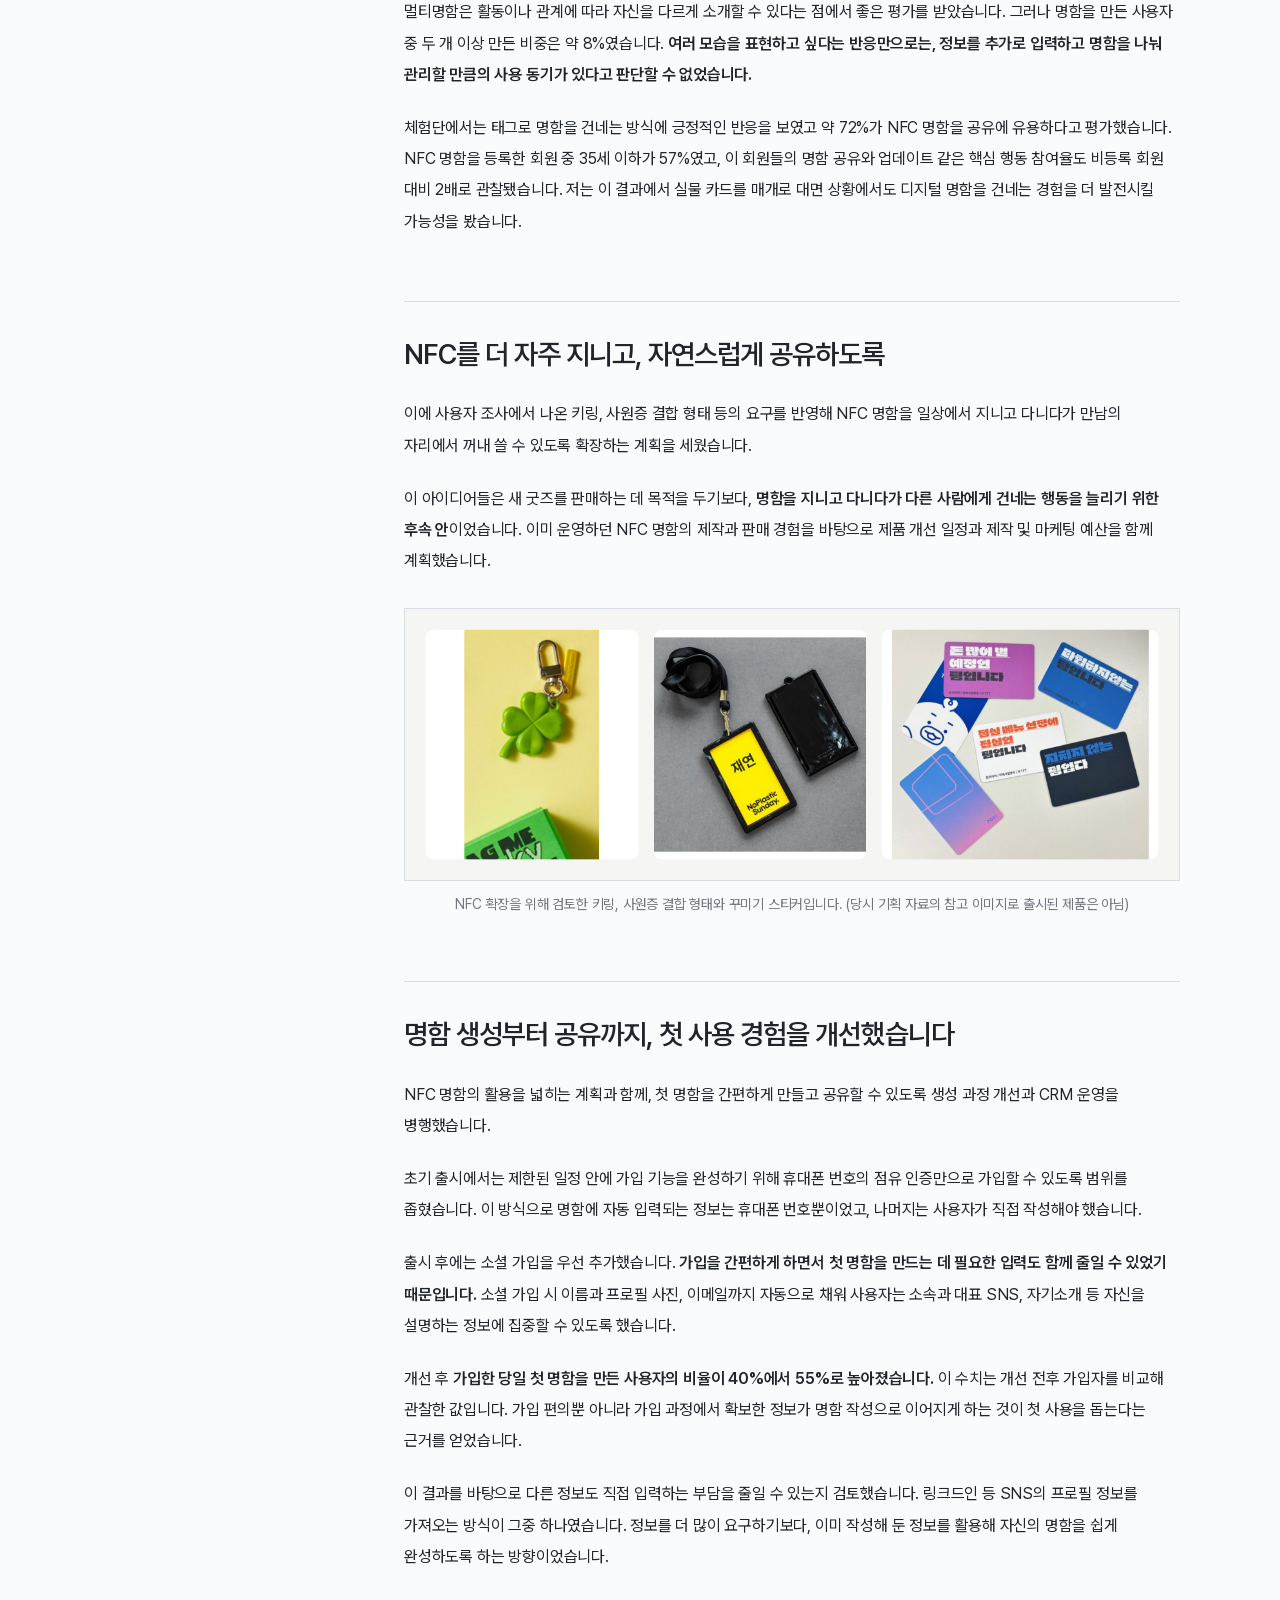
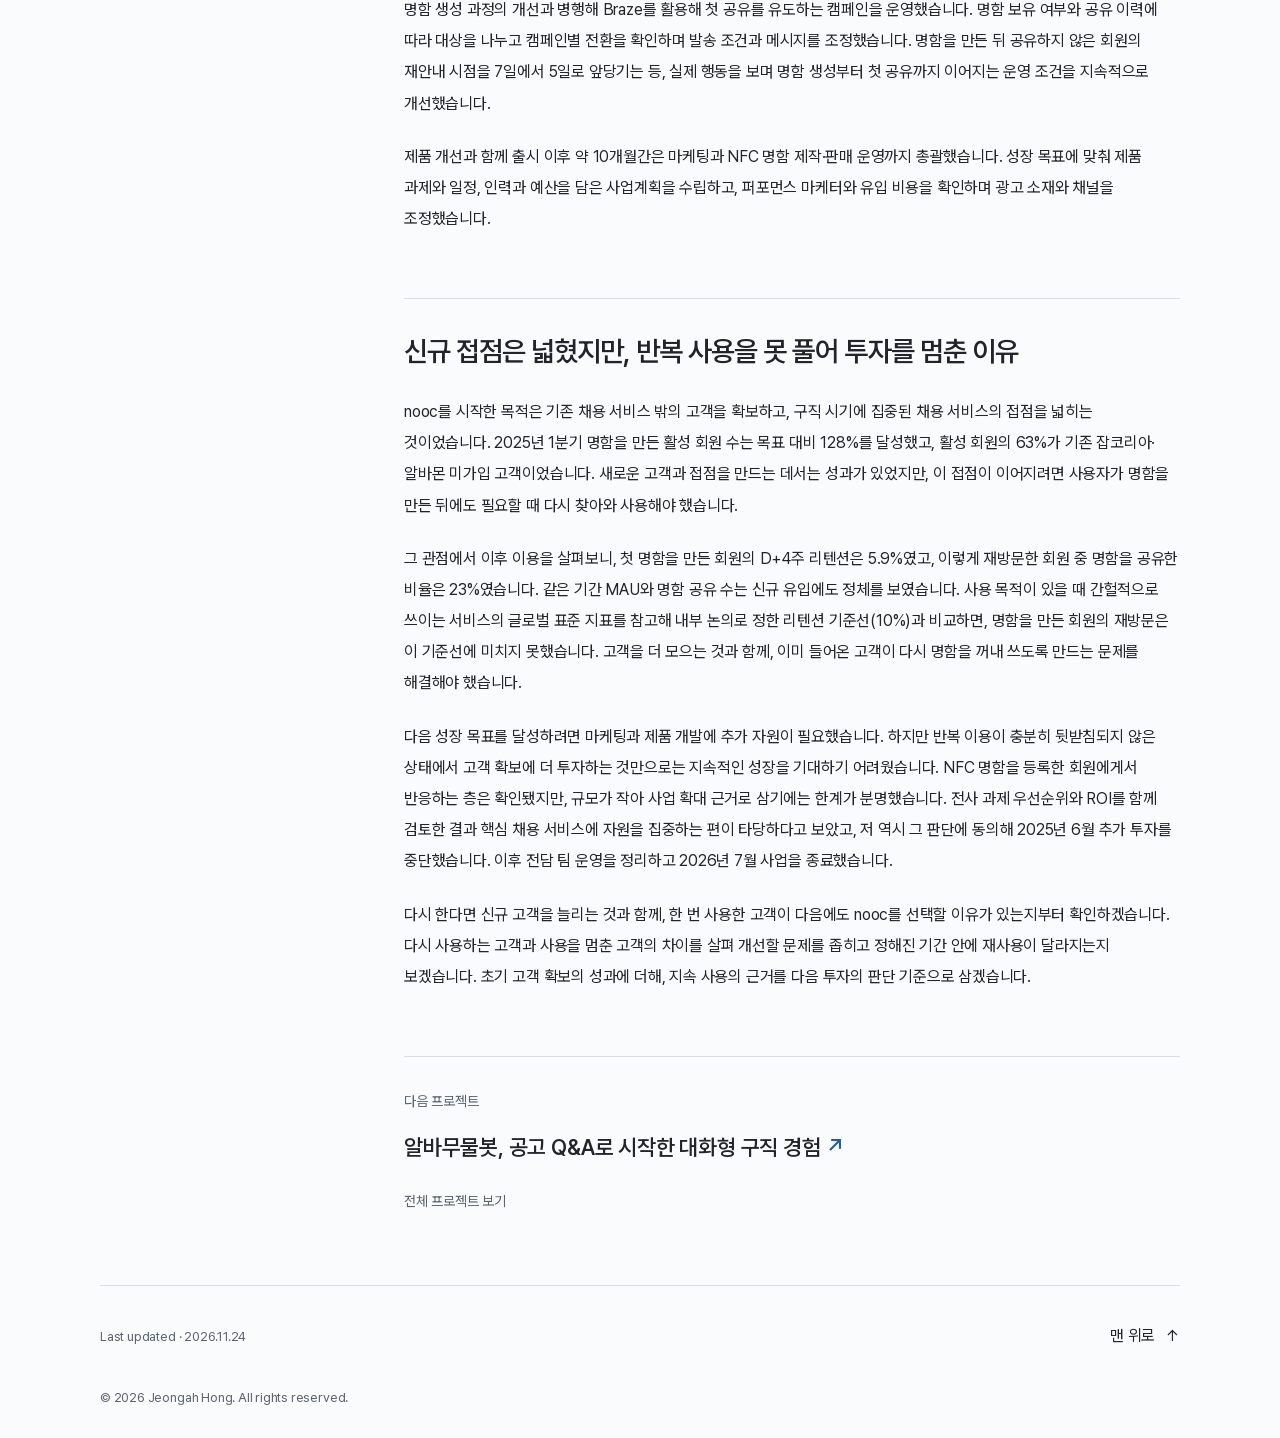
<file: cases/nooc.html>
<!doctype html>
<html lang="ko" id="top"><head><meta charset="utf-8"><meta name="viewport" content="width=device-width, initial-scale=1">
<title>nooc 0→1, 출시 기준부터 사업 운영까지 | Portfolio - Jeongah Hong</title>
<meta name="theme-color" content="#fafbfc"><meta property="og:type" content="website"><meta property="og:title" content="nooc 0→1, 출시 기준부터 사업 운영까지 | 홍정아">
<link rel="icon" href="../assets/favicon.svg" type="image/svg+xml"><link rel="preload" href="../assets/PretendardVariable.woff2" as="font" type="font/woff2" crossorigin>
<link rel="stylesheet" href="../assets/site.css?v=5038ac8d3e"><link rel="stylesheet" href="../assets/articles.css?v=b1e23d07b0"><script src="../assets/site.js?v=27dd18fce4" defer></script><script src="../assets/reading.js?v=31ac370d95" defer></script></head>
<body class="article-page"><a class="skip-link" href="#main">본문으로 바로가기</a>
<header class="site-header"><div class="wrap nav"><a class="wordmark" href="../index.html" aria-label="홍정아 포트폴리오 홈">홍정아 Jeongah Hong</a><nav class="nav-links" aria-label="포트폴리오 목차"><a href="../index.html#intro">About</a><a href="../index.html#work">Projects</a><a href="../index.html#approach">How I Work</a></nav></div></header><main id="main" tabindex="-1"><article class="journal-article">
<header class="article-header"><a class="article-back" href="../index.html#work">← Projects</a>
<p class="article-category">nooc(WORXPHERE)</p>
<h1>nooc 0→1, 출시 기준부터 사업 운영까지</h1>
<section class="project-overview" aria-labelledby="overview-title"><h2 id="overview-title">프로젝트 개요</h2><dl><div class="overview-field"><dt>기간</dt><dd>2024.03 ~ 2025.06</dd></div><div class="overview-field"><dt>역할</dt><dd>PO(TF 리드)</dd></div><div class="overview-wide"><dt>주요 결정</dt><dd>제품 가설과 구현 범위, 명함 인식의 출시 기준, 제품 개선 우선순위와 사업계획·투자 판단</dd></div><div class="overview-wide"><dt>결과</dt><dd><ul class="overview-results"><li>목표한 4개월 일정 안에 명함 생성부터 공유, 저장까지 주요 스펙을 갖춘 MVP를 iOS와 Android 앱으로 출시</li><li>2025년 1분기 활성 회원(명함 생성) 수 목표 대비 128% 달성, 활성 회원의 63%가 기존 잡코리아와 알바몬 미가입 고객으로 채용 서비스 밖 신규 고객 접점의 가능성 확인</li><li>가입 당일 첫 명함 생성률 40% → 55%로 개선</li><li>첫 명함 생성 기준 D+4주 리텐션 5.9%로 기준선(10%) 미달을 확인, 2025년 6월 추가 투자 중단 결정</li></ul></dd></div></dl></section>
</header>
<aside class="article-sidebar"><a class="article-back" href="../index.html#work">← Projects</a><nav class="toc-rail" aria-labelledby="toc-heading"><h2 id="toc-heading">목차</h2><ol><li><a href="#article-opening"><span>명함을 만드는 서비스에서, 꺼내 쓰는 서비스로</span></a></li><li><a href="#starting-point"><span>누가, 어떤 자리에서 이 명함을 꺼내 쓸까요?</span></a></li><li><a href="#recognition"><span>제한된 일정에서, 무엇을 끝까지 완성할 것인가</span></a></li><li><a href="#user-research"><span>좋다는 평가와 실제 사용은 달랐습니다</span></a></li><li><a href="#nfc-operations"><span>NFC를 더 자주 지니고, 자연스럽게 공유하도록</span></a></li><li><a href="#first-card-journey"><span>명함 생성부터 공유까지, 첫 사용 경험을 개선했습니다</span></a></li><li><a href="#reflection"><span>신규 접점은 넓혔지만, 반복 사용을 못 풀어 투자를 멈춘 이유</span></a></li></ol></nav><a class="toc-top" href="#top">맨 위로 <span aria-hidden="true">↑</span></a></aside>
<div class="article-body"><nav class="article-contents" aria-label="글 목차"><details><summary>목차 <span>7개 항목 <span class="toc-chevron" aria-hidden="true">⌄</span></span></summary><ol><li><a href="#article-opening"><span>명함을 만드는 서비스에서, 꺼내 쓰는 서비스로</span></a></li><li><a href="#starting-point"><span>누가, 어떤 자리에서 이 명함을 꺼내 쓸까요?</span></a></li><li><a href="#recognition"><span>제한된 일정에서, 무엇을 끝까지 완성할 것인가</span></a></li><li><a href="#user-research"><span>좋다는 평가와 실제 사용은 달랐습니다</span></a></li><li><a href="#nfc-operations"><span>NFC를 더 자주 지니고, 자연스럽게 공유하도록</span></a></li><li><a href="#first-card-journey"><span>명함 생성부터 공유까지, 첫 사용 경험을 개선했습니다</span></a></li><li><a href="#reflection"><span>신규 접점은 넓혔지만, 반복 사용을 못 풀어 투자를 멈춘 이유</span></a></li></ol></details></nav>
<div class="article-opening" id="article-opening"><h2>명함을 만드는 서비스에서, 꺼내 쓰는 서비스로</h2><p>nooc는 잡코리아가 취업 준비생과 사회초년생을 위해 시작한 커리어 네트워킹 서비스로, 회사에서 받은 명함이 없어도 자신의 활동과 관심사를 담은 디지털 명함을 만들어 건네고 새로운 만남을 관계로 이어가도록 하는 제품이었습니다.</p><p>저는 PO이자 TF 리드로서 <strong>출시 범위와 기준을 정하는 일부터 출시 후 제품 개선과 사업 운영, 추가 투자 판단까지</strong> 맡았습니다.</p></div>
<section class="article-section" id="starting-point" aria-labelledby="starting-point-title"><span id="first-users" class="legacy-anchor" aria-hidden="true"></span><span id="mvp" class="legacy-anchor" aria-hidden="true"></span><span id="product-frame" class="legacy-anchor" aria-hidden="true"></span><h2 id="starting-point-title">누가, 어떤 자리에서 이 명함을 꺼내 쓸까요?</h2><p>채용 서비스는 주로 일자리를 찾는 시점에 이용합니다. 기존 채용 서비스 밖의 고객을 확보하고 구직 시기에 집중된 접점을 넓히기 위해, 취업 스터디·동아리·사이드 프로젝트 등에서 자신을 소개하려는 취업 준비생과 사회초년생을 대상으로 커리어 네트워킹 서비스 nooc을 추진했습니다. 이 사업 방향을 제품으로 옮기려면, 그들이 어떤 자리에서 디지털 명함을 꺼내 쓸지부터 구체화해야 했습니다.</p><p>저와 팀이 주목한 것은 회사의 직함보다 개인의 관심사와 역할을 소개하는 만남이었습니다. <strong>이름과 연락처만 전달하는 대신 자신이 하는 일과 포트폴리오, SNS를 상대와 상황에 맞게 전달하고 관계를 이어가려는 수요가 있다는 가설을 세웠고, 이를 한 장에 담아 보여주는 것</strong>을 제품 목표로 정했습니다.</p><p>멀티명함과 NFC 명함은 이 사용 장면을 구현하는 기능이었습니다. 멀티명함으로는 활동과 관계에 따라 소개할 내용을 나누고 NFC 명함으로는 오프라인 만남에서 디지털 명함을 간편하게 건넬 수 있도록 했습니다. 정해진 출시 일정 안에서 명함 생성부터 공유와 저장까지 이어지는 흐름을 완성하는 데 집중했습니다. 출시 후에는 체험단의 의견과 이용 데이터를 함께 살피며 어떤 기능이 실제로 쓰이고 무엇을 보완해야 하는지 판단했습니다.</p><div class="article-figures"><figure class="evidence evidence-captioned"><img src="assets/content-edit/nooc-product-original.png" alt="nooc의 디지털 명함과 앱 화면을 소개하는 서비스 소개 자료입니다." width="3840" height="2160" loading="lazy" decoding="async"><figcaption></figcaption></figure></div></section><section class="article-section" id="recognition" aria-labelledby="recognition-title"><span id="admin-request" class="legacy-anchor" aria-hidden="true"></span><h2 id="recognition-title">제한된 일정에서, 무엇을 끝까지 완성할 것인가</h2><p>출시의 우선순위는 <strong>개별 기능의 완성도보다 전체 사용 흐름의 안정성</strong>이었습니다. 디지털 명함을 만들고 NFC 명함에 연결한 뒤 QR, URL, NFC로 공유할 수 있어야 했습니다. 받은 명함은 저장되고 상대와의 연결로 이어져야 했습니다. 어느 한 단계가 막히면 명함을 주고받는 경험 자체가 성립하지 않았습니다.</p><p>종이 명함 인식은 직접 입력하는 수고를 줄여 주는 기본 기능이었지만, 여기에 많은 개발 자원을 투입할 수는 없었습니다. 개발팀과 구현 방식을 검토해 외부 라이브러리로 글자를 읽고(OCR), AI로 이름과 회사명, 연락처 등 항목을 분류하는 방식(NER)을 택했습니다. <strong>자체 인식 기술을 고도화하는 대신 제품 전체를 완성하는 데 자원을 배분했습니다.</strong></p><p>AI 명함 인식은 한국어와 영어로 작성된 명함을 대상으로 범위를 한정했습니다. 다른 언어에 대한 대응과 촬영 과정의 다소 어색한 UI, 매끄럽지 않은 화면 전환은 후속 개선으로 남겼습니다. 인식 오류가 있을 때는 사용자가 직접 수정하거나 서비스 운영팀에 확인을 요청할 수 있는 흐름을 마련했습니다. 이 과정을 거쳐 명함 등록을 마치고, 저장한 명함이 공유까지 이어지는지 검증해 출시 기준으로 삼았습니다.</p><p>해야 할 일과 미룰 일을 분명히 한 결과, 목표한 4개월 안에 iOS와 Android 앱을 출시할 수 있었습니다.</p><div class="article-figures"><figure class="evidence evidence-captioned"><img src="assets/content-edit/nooc-capture-flow-example.png" alt="명함 촬영 전 안내, 촬영, 미리보기와 등록 확인으로 이어지는 nooc 화면입니다. 명함 정보는 가상 데이터입니다." width="1785" height="881" loading="lazy" decoding="async"><figcaption>명함 촬영부터 등록 확인까지의 흐름입니다. 명함 정보와 연락처는 가상 데이터로 교체했습니다.</figcaption></figure></div></section><section class="article-section" id="user-research" aria-labelledby="user-research-title"><span id="post-launch-research" class="legacy-anchor" aria-hidden="true"></span><span id="signals" class="legacy-anchor" aria-hidden="true"></span><span id="q1-results" class="legacy-anchor" aria-hidden="true"></span><h2 id="user-research-title">좋다는 평가와 실제 사용은 달랐습니다</h2><p>출시 직후에는 타깃에 맞는 사용자를 선별해 체험단을 운영하고 서비스에 대한 의견을 받았습니다. 이후 실제 이용 데이터를 함께 보니, 긍정적으로 평가한 기능이 모두 사용으로 이어지지는 않았습니다.</p><p>멀티명함은 활동이나 관계에 따라 자신을 다르게 소개할 수 있다는 점에서 좋은 평가를 받았습니다. 그러나 명함을 만든 사용자 중 두 개 이상 만든 비중은 약 8%였습니다. <strong>여러 모습을 표현하고 싶다는 반응만으로는, 정보를 추가로 입력하고 명함을 나눠 관리할 만큼의 사용 동기가 있다고 판단할 수 없었습니다.</strong></p><p>체험단에서는 태그로 명함을 건네는 방식에 긍정적인 반응을 보였고 약 72%가 NFC 명함을 공유에 유용하다고 평가했습니다. NFC 명함을 등록한 회원 중 35세 이하가 57%였고, 이 회원들의 명함 공유와 업데이트 같은 핵심 행동 참여율도 비등록 회원 대비 2배로 관찰됐습니다. 저는 이 결과에서 실물 카드를 매개로 대면 상황에서도 디지털 명함을 건네는 경험을 더 발전시킬 가능성을 봤습니다.</p></section><section class="article-section" id="nfc-operations" aria-labelledby="nfc-operations-title"><h2 id="nfc-operations-title">NFC를 더 자주 지니고, 자연스럽게 공유하도록</h2><p>이에 사용자 조사에서 나온 키링, 사원증 결합 형태 등의 요구를 반영해 NFC 명함을 일상에서 지니고 다니다가 만남의 자리에서 꺼내 쓸 수 있도록 확장하는 계획을 세웠습니다.</p><p>이 아이디어들은 새 굿즈를 판매하는 데 목적을 두기보다, <strong>명함을 지니고 다니다가 다른 사람에게 건네는 행동을 늘리기 위한 후속 안</strong>이었습니다. 이미 운영하던 NFC 명함의 제작과 판매 경험을 바탕으로 제품 개선 일정과 제작 및 마케팅 예산을 함께 계획했습니다.</p><div class="article-figures"><figure class="evidence evidence-captioned"><img src="assets/content-edit/nooc-nfc-expansion-references.png" alt="NFC 키링, 사원증 결합을 위한 카드 홀더와 명함 꾸미기 스티커 참고 이미지" width="2400" height="840" loading="lazy" decoding="async"><figcaption>NFC 확장을 위해 검토한 키링, 사원증 결합 형태와 꾸미기 스티커입니다. (당시 기획 자료의 참고 이미지로 출시된 제품은 아님)</figcaption></figure></div></section><section class="article-section" id="first-card-journey" aria-labelledby="first-card-journey-title"><span id="onboarding-results" class="legacy-anchor" aria-hidden="true"></span><h2 id="first-card-journey-title">명함 생성부터 공유까지, 첫 사용 경험을 개선했습니다</h2><p>NFC 명함의 활용을 넓히는 계획과 함께, 첫 명함을 간편하게 만들고 공유할 수 있도록 생성 과정 개선과 CRM 운영을 병행했습니다.</p><p>초기 출시에서는 제한된 일정 안에 가입 기능을 완성하기 위해 휴대폰 번호의 점유 인증만으로 가입할 수 있도록 범위를 좁혔습니다. 이 방식으로 명함에 자동 입력되는 정보는 휴대폰 번호뿐이었고, 나머지는 사용자가 직접 작성해야 했습니다.</p><p>출시 후에는 소셜 가입을 우선 추가했습니다. <strong>가입을 간편하게 하면서 첫 명함을 만드는 데 필요한 입력도 함께 줄일 수 있었기 때문입니다.</strong> 소셜 가입 시 이름과 프로필 사진, 이메일까지 자동으로 채워 사용자는 소속과 대표 SNS, 자기소개 등 자신을 설명하는 정보에 집중할 수 있도록 했습니다.</p><p>개선 후 <strong>가입한 당일 첫 명함을 만든 사용자의 비율이 40%에서 55%로 높아졌습니다.</strong> 이 수치는 개선 전후 가입자를 비교해 관찰한 값입니다. 가입 편의뿐 아니라 가입 과정에서 확보한 정보가 명함 작성으로 이어지게 하는 것이 첫 사용을 돕는다는 근거를 얻었습니다.</p><p>이 결과를 바탕으로 다른 정보도 직접 입력하는 부담을 줄일 수 있는지 검토했습니다. 링크드인 등 SNS의 프로필 정보를 가져오는 방식이 그중 하나였습니다. 정보를 더 많이 요구하기보다, 이미 작성해 둔 정보를 활용해 자신의 명함을 쉽게 완성하도록 하는 방향이었습니다.</p><p><span id="business-plan" class="legacy-anchor" aria-hidden="true"></span><span id="business-plan-title" class="legacy-anchor" aria-hidden="true"></span><span id="acquisition-channels" class="legacy-anchor" aria-hidden="true"></span><span id="business-plan-evidence" class="legacy-anchor" aria-hidden="true"></span>명함 생성 과정의 개선과 병행해 Braze를 활용해 첫 공유를 유도하는 캠페인을 운영했습니다. 명함 보유 여부와 공유 이력에 따라 대상을 나누고 캠페인별 전환을 확인하며 발송 조건과 메시지를 조정했습니다. 명함을 만든 뒤 공유하지 않은 회원의 재안내 시점을 7일에서 5일로 앞당기는 등, 실제 행동을 보며 명함 생성부터 첫 공유까지 이어지는 운영 조건을 지속적으로 개선했습니다.</p><p>제품 개선과 함께 출시 이후 약 10개월간은 마케팅과 NFC 명함 제작·판매 운영까지 총괄했습니다. 성장 목표에 맞춰 제품 과제와 일정, 인력과 예산을 담은 사업계획을 수립하고, 퍼포먼스 마케터와 유입 비용을 확인하며 광고 소재와 채널을 조정했습니다.</p></section><section class="article-section" id="reflection" aria-labelledby="reflection-title"><h2 id="reflection-title">신규 접점은 넓혔지만, 반복 사용을 못 풀어 투자를 멈춘 이유</h2><p>nooc를 시작한 목적은 기존 채용 서비스 밖의 고객을 확보하고, 구직 시기에 집중된 채용 서비스의 접점을 넓히는 것이었습니다. 2025년 1분기 명함을 만든 활성 회원 수는 목표 대비 128%를 달성했고, 활성 회원의 63%가 기존 잡코리아·알바몬 미가입 고객이었습니다. 새로운 고객과 접점을 만드는 데서는 성과가 있었지만, 이 접점이 이어지려면 사용자가 명함을 만든 뒤에도 필요할 때 다시 찾아와 사용해야 했습니다.</p><p>그 관점에서 이후 이용을 살펴보니, 첫 명함을 만든 회원의 D+4주 리텐션은 5.9%였고, 이렇게 재방문한 회원 중 명함을 공유한 비율은 23%였습니다. 같은 기간 MAU와 명함 공유 수는 신규 유입에도 정체를 보였습니다. 사용 목적이 있을 때 간헐적으로 쓰이는 서비스의 글로벌 표준 지표를 참고해 내부 논의로 정한 리텐션 기준선(10%)과 비교하면, 명함을 만든 회원의 재방문은 이 기준선에 미치지 못했습니다. 고객을 더 모으는 것과 함께, 이미 들어온 고객이 다시 명함을 꺼내 쓰도록 만드는 문제를 해결해야 했습니다.</p><p>다음 성장 목표를 달성하려면 마케팅과 제품 개발에 추가 자원이 필요했습니다. 하지만 반복 이용이 충분히 뒷받침되지 않은 상태에서 고객 확보에 더 투자하는 것만으로는 지속적인 성장을 기대하기 어려웠습니다. NFC 명함을 등록한 회원에게서 반응하는 층은 확인됐지만, 규모가 작아 사업 확대 근거로 삼기에는 한계가 분명했습니다. 전사 과제 우선순위와 ROI를 함께 검토한 결과 핵심 채용 서비스에 자원을 집중하는 편이 타당하다고 보았고, 저 역시 그 판단에 동의해 2025년 6월 추가 투자를 중단했습니다. 이후 전담 팀 운영을 정리하고 2026년 7월 사업을 종료했습니다.</p><p>다시 한다면 신규 고객을 늘리는 것과 함께, 한 번 사용한 고객이 다음에도 nooc를 선택할 이유가 있는지부터 확인하겠습니다. 다시 사용하는 고객과 사용을 멈춘 고객의 차이를 살펴 개선할 문제를 좁히고 정해진 기간 안에 재사용이 달라지는지 보겠습니다. 초기 고객 확보의 성과에 더해, 지속 사용의 근거를 다음 투자의 판단 기준으로 삼겠습니다.</p></section>

<nav class="article-next" aria-label="다른 프로젝트"><span>다음 프로젝트</span><a href="alba-qna.html">알바무물봇, 공고 Q&A로 시작한 대화형 구직 경험 <span aria-hidden="true">↗</span></a><a class="article-back" href="../index.html#work">전체 프로젝트 보기</a></nav></div></article></main><nav class="reading-actions wrap" aria-label="페이지 이동"><p class="last-updated">Last updated · <time datetime="2026-11-24">2026.11.24</time></p><a href="#top">맨 위로 <span aria-hidden="true">↑</span></a></nav><footer class="site-footer"><div class="wrap"><p>© 2026 Jeongah Hong. All rights reserved.</p></div></footer></body></html>
</file>
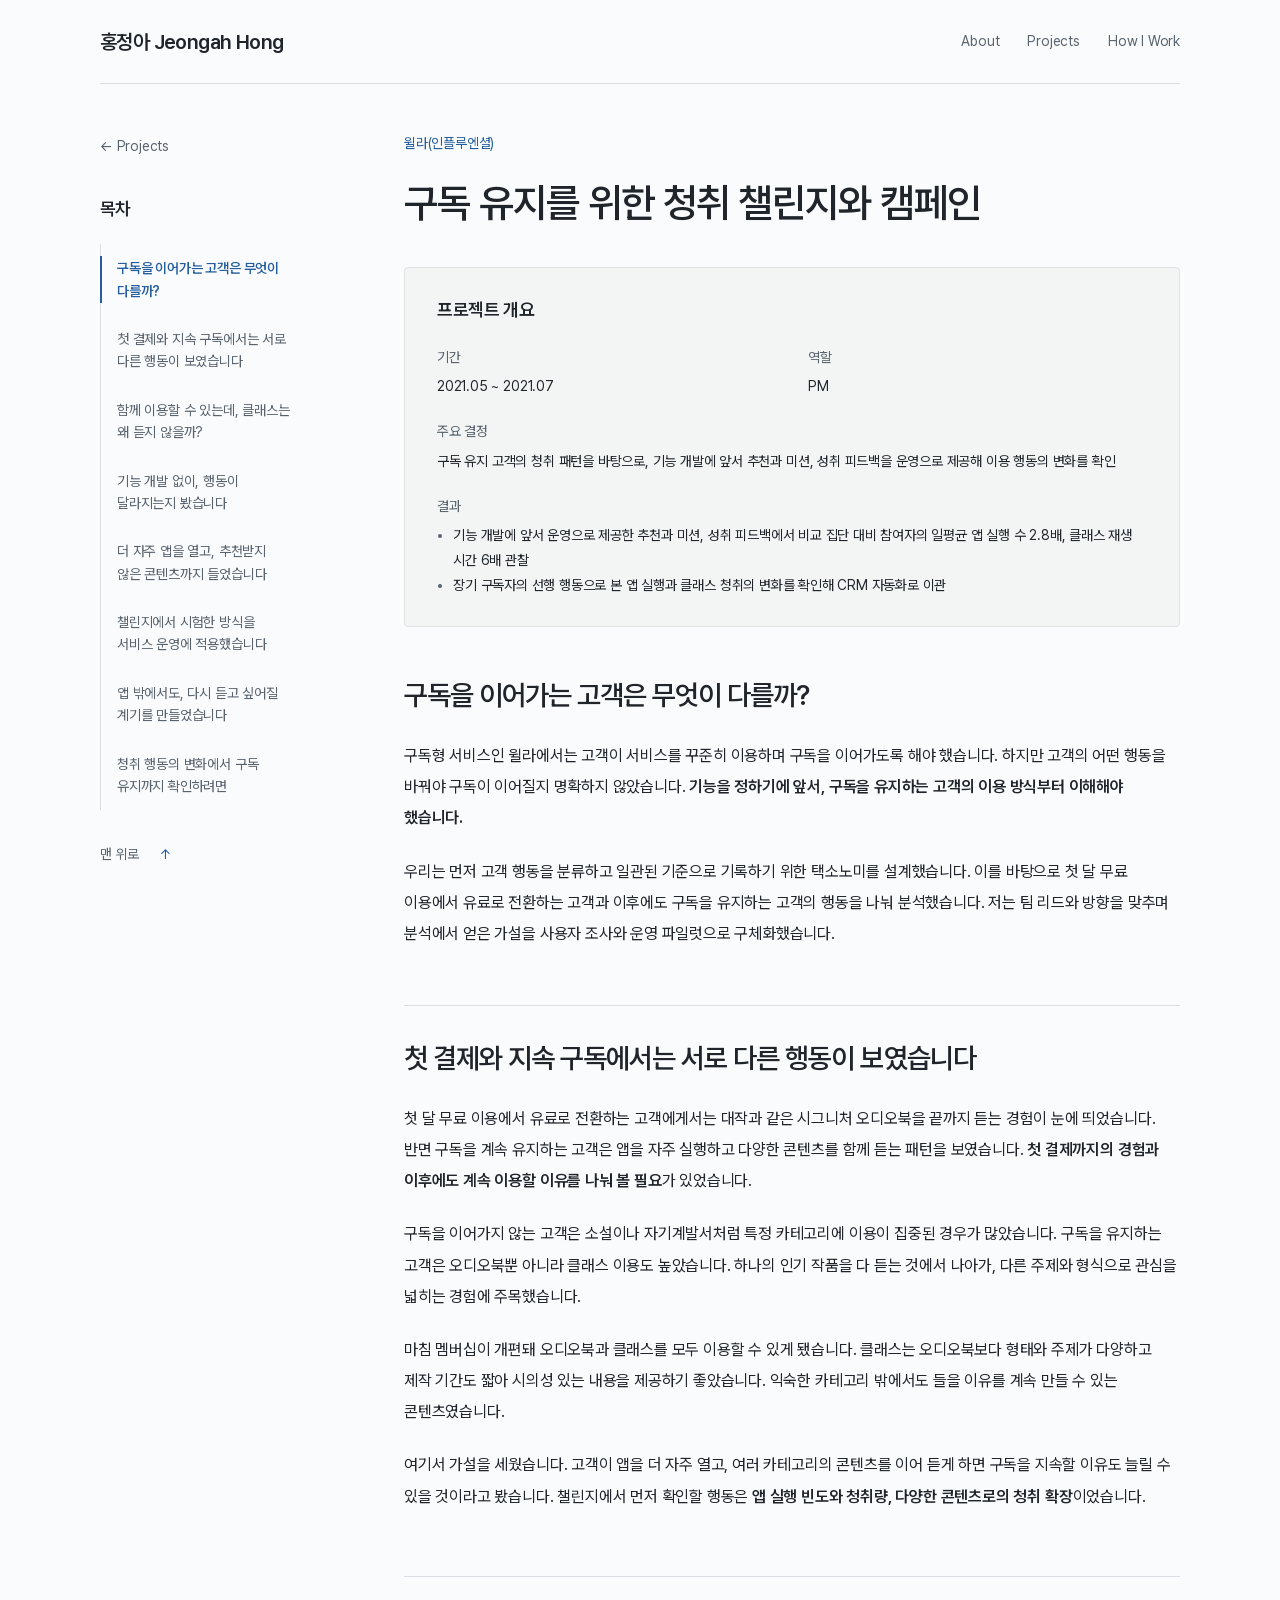
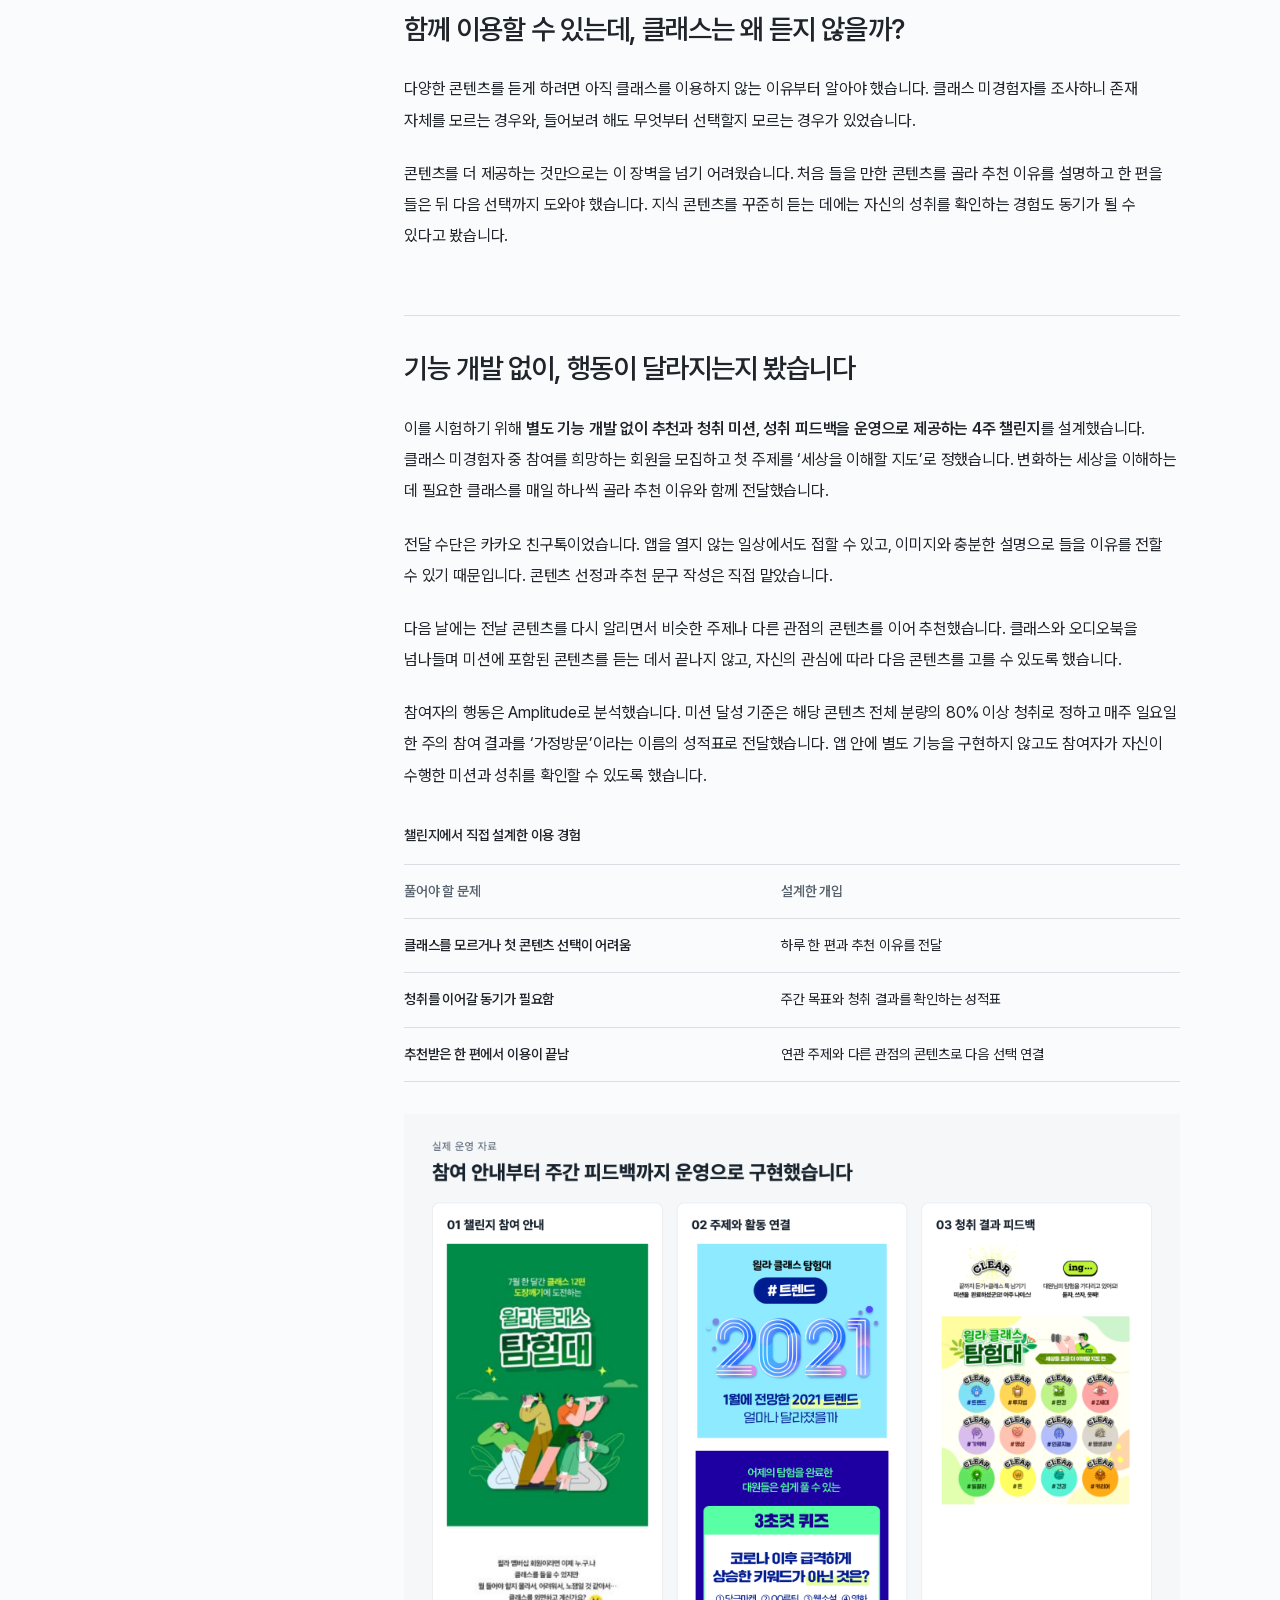
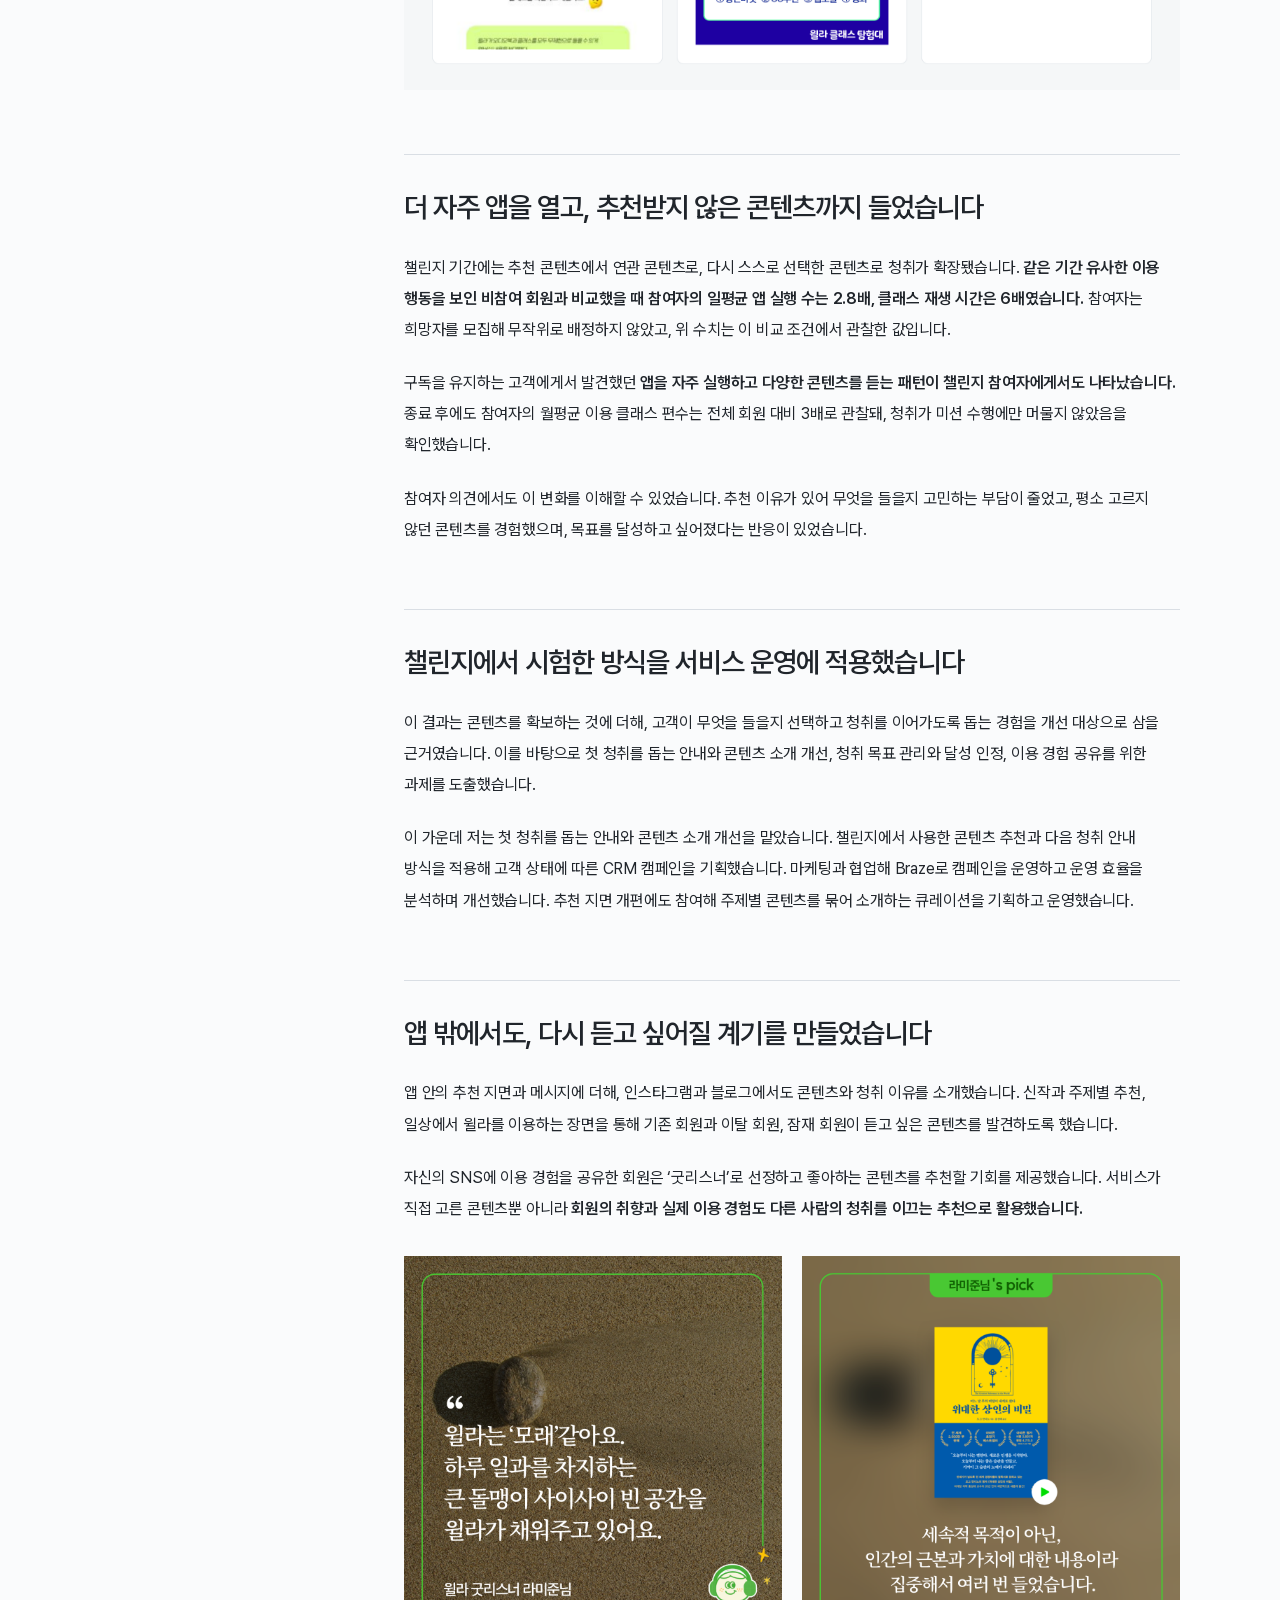
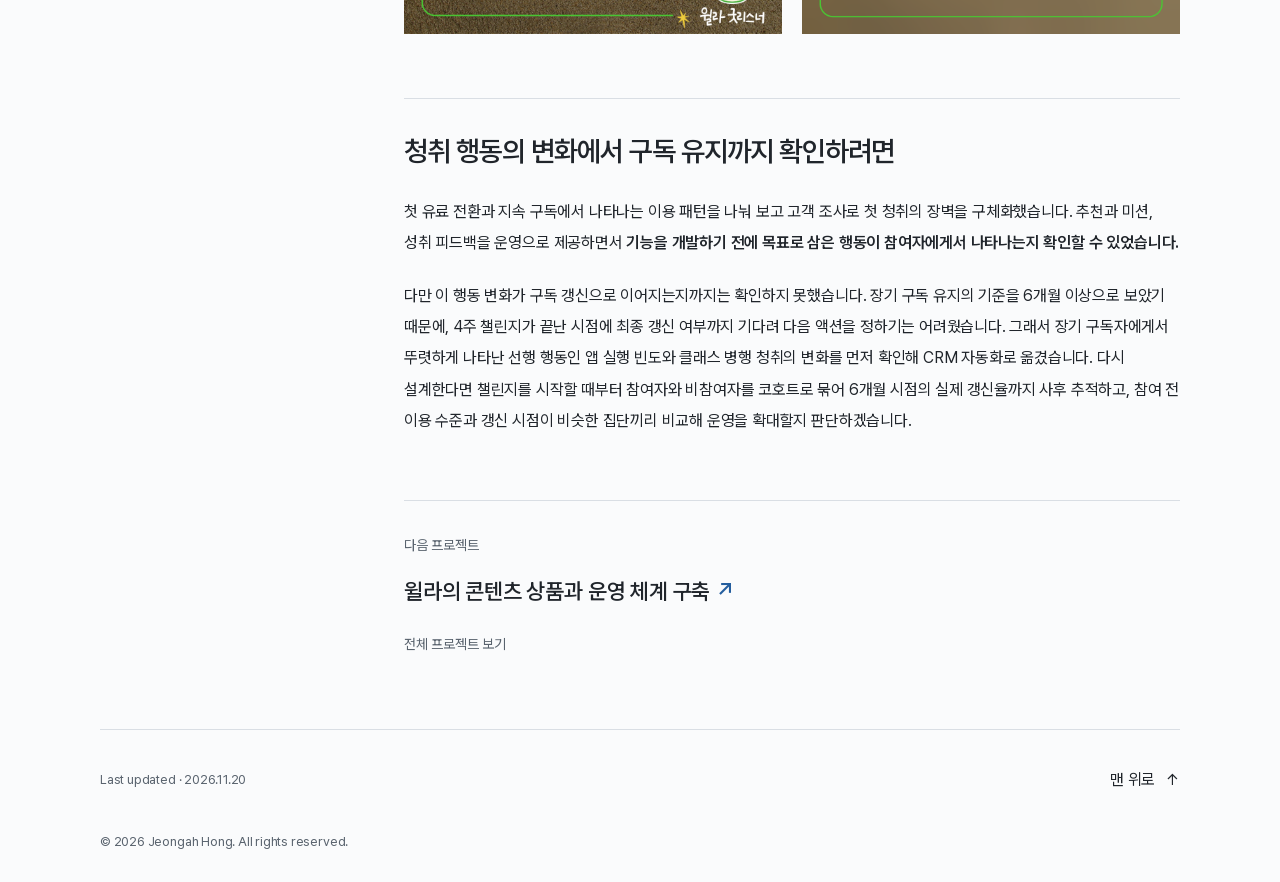
<file: cases/welaaa.html>
<!doctype html>
<html lang="ko" id="top"><head><meta charset="utf-8"><meta name="viewport" content="width=device-width, initial-scale=1">
<title>구독 유지를 위한 청취 챌린지와 캠페인 | Portfolio - Jeongah Hong</title>
<meta name="theme-color" content="#fafbfc"><meta property="og:type" content="website"><meta property="og:title" content="구독 유지를 위한 청취 챌린지와 캠페인 | 홍정아">
<link rel="icon" href="../assets/favicon.svg" type="image/svg+xml"><link rel="preload" href="../assets/PretendardVariable.woff2" as="font" type="font/woff2" crossorigin>
<link rel="stylesheet" href="../assets/site.css?v=5038ac8d3e"><link rel="stylesheet" href="../assets/articles.css?v=b1e23d07b0"><script src="../assets/site.js?v=27dd18fce4" defer></script><script src="../assets/reading.js?v=31ac370d95" defer></script></head>
<body class="article-page"><a class="skip-link" href="#main">본문으로 바로가기</a>
<header class="site-header"><div class="wrap nav"><a class="wordmark" href="../index.html" aria-label="홍정아 포트폴리오 홈">홍정아 Jeongah Hong</a><nav class="nav-links" aria-label="포트폴리오 목차"><a href="../index.html#intro">About</a><a href="../index.html#work">Projects</a><a href="../index.html#approach">How I Work</a></nav></div></header><main id="main" tabindex="-1"><article class="journal-article">
<header class="article-header"><a class="article-back" href="../index.html#work">← Projects</a>
<p class="article-category">윌라(인플루엔셜)</p>
<h1>구독 유지를 위한 청취 챌린지와 캠페인</h1>
<section class="project-overview" aria-labelledby="overview-title"><h2 id="overview-title">프로젝트 개요</h2><dl><div class="overview-field"><dt>기간</dt><dd>2021.05 ~ 2021.07</dd></div><div class="overview-field"><dt>역할</dt><dd>PM</dd></div><div class="overview-wide"><dt>주요 결정</dt><dd>구독 유지 고객의 청취 패턴을 바탕으로, 기능 개발에 앞서 추천과 미션, 성취 피드백을 운영으로 제공해 이용 행동의 변화를 확인</dd></div><div class="overview-wide"><dt>결과</dt><dd><ul class="overview-results"><li>기능 개발에 앞서 운영으로 제공한 추천과 미션, 성취 피드백에서 비교 집단 대비 참여자의 일평균 앱 실행 수 2.8배, 클래스 재생 시간 6배 관찰</li><li>장기 구독자의 선행 행동으로 본 앱 실행과 클래스 청취의 변화를 확인해 CRM 자동화로 이관</li></ul></dd></div></dl></section>
</header>
<aside class="article-sidebar"><a class="article-back" href="../index.html#work">← Projects</a><nav class="toc-rail" aria-labelledby="toc-heading"><h2 id="toc-heading">목차</h2><ol><li><a href="#article-opening"><span>구독을 이어가는 고객은 무엇이 다를까?</span></a></li><li><a href="#business-question"><span>첫 결제와 지속 구독에서는 서로 다른 행동이 보였습니다</span></a></li><li><a href="#discovery"><span>함께 이용할 수 있는데, 클래스는 왜 듣지 않을까?</span></a></li><li><a href="#experiment"><span>기능 개발 없이, 행동이 달라지는지 봤습니다</span></a></li><li><a href="#observations"><span>더 자주 앱을 열고, 추천받지 않은 콘텐츠까지 들었습니다</span></a></li><li><a href="#product"><span>챌린지에서 시험한 방식을 서비스 운영에 적용했습니다</span></a></li><li><a href="#advocacy"><span>앱 밖에서도, 다시 듣고 싶어질 계기를 만들었습니다</span></a></li><li><a href="#reflection"><span>청취 행동의 변화에서 구독 유지까지 확인하려면</span></a></li></ol></nav><a class="toc-top" href="#top">맨 위로 <span aria-hidden="true">↑</span></a></aside>
<div class="article-body"><nav class="article-contents" aria-label="글 목차"><details><summary>목차 <span>8개 항목 <span class="toc-chevron" aria-hidden="true">⌄</span></span></summary><ol><li><a href="#article-opening"><span>구독을 이어가는 고객은 무엇이 다를까?</span></a></li><li><a href="#business-question"><span>첫 결제와 지속 구독에서는 서로 다른 행동이 보였습니다</span></a></li><li><a href="#discovery"><span>함께 이용할 수 있는데, 클래스는 왜 듣지 않을까?</span></a></li><li><a href="#experiment"><span>기능 개발 없이, 행동이 달라지는지 봤습니다</span></a></li><li><a href="#observations"><span>더 자주 앱을 열고, 추천받지 않은 콘텐츠까지 들었습니다</span></a></li><li><a href="#product"><span>챌린지에서 시험한 방식을 서비스 운영에 적용했습니다</span></a></li><li><a href="#advocacy"><span>앱 밖에서도, 다시 듣고 싶어질 계기를 만들었습니다</span></a></li><li><a href="#reflection"><span>청취 행동의 변화에서 구독 유지까지 확인하려면</span></a></li></ol></details></nav>
<div class="article-opening" id="article-opening"><h2>구독을 이어가는 고객은 무엇이 다를까?</h2><p>구독형 서비스인 윌라에서는 고객이 서비스를 꾸준히 이용하며 구독을 이어가도록 해야 했습니다. 하지만 고객의 어떤 행동을 바꿔야 구독이 이어질지 명확하지 않았습니다. <strong>기능을 정하기에 앞서, 구독을 유지하는 고객의 이용 방식부터 이해해야 했습니다.</strong></p><p>우리는 먼저 고객 행동을 분류하고 일관된 기준으로 기록하기 위한 택소노미를 설계했습니다. 이를 바탕으로 첫 달 무료 이용에서 유료로 전환하는 고객과 이후에도 구독을 유지하는 고객의 행동을 나눠 분석했습니다. 저는 팀 리드와 방향을 맞추며 분석에서 얻은 가설을 사용자 조사와 운영 파일럿으로 구체화했습니다.</p></div>
<section class="article-section" id="business-question" aria-labelledby="business-question-title"><h2 id="business-question-title">첫 결제와 지속 구독에서는 서로 다른 행동이 보였습니다</h2><p>첫 달 무료 이용에서 유료로 전환하는 고객에게서는 대작과 같은 시그니처 오디오북을 끝까지 듣는 경험이 눈에 띄었습니다. 반면 구독을 계속 유지하는 고객은 앱을 자주 실행하고 다양한 콘텐츠를 함께 듣는 패턴을 보였습니다. <strong>첫 결제까지의 경험과 이후에도 계속 이용할 이유를 나눠 볼 필요</strong>가 있었습니다.</p><p>구독을 이어가지 않는 고객은 소설이나 자기계발서처럼 특정 카테고리에 이용이 집중된 경우가 많았습니다. 구독을 유지하는 고객은 오디오북뿐 아니라 클래스 이용도 높았습니다. 하나의 인기 작품을 다 듣는 것에서 나아가, 다른 주제와 형식으로 관심을 넓히는 경험에 주목했습니다.</p><p>마침 멤버십이 개편돼 오디오북과 클래스를 모두 이용할 수 있게 됐습니다. 클래스는 오디오북보다 형태와 주제가 다양하고 제작 기간도 짧아 시의성 있는 내용을 제공하기 좋았습니다. 익숙한 카테고리 밖에서도 들을 이유를 계속 만들 수 있는 콘텐츠였습니다.</p><p>여기서 가설을 세웠습니다. 고객이 앱을 더 자주 열고, 여러 카테고리의 콘텐츠를 이어 듣게 하면 구독을 지속할 이유도 늘릴 수 있을 것이라고 봤습니다. 챌린지에서 먼저 확인할 행동은 <strong>앱 실행 빈도와 청취량, 다양한 콘텐츠로의 청취 확장</strong>이었습니다.</p></section><section class="article-section" id="discovery" aria-labelledby="discovery-title"><h2 id="discovery-title">함께 이용할 수 있는데, 클래스는 왜 듣지 않을까?</h2><p>다양한 콘텐츠를 듣게 하려면 아직 클래스를 이용하지 않는 이유부터 알아야 했습니다. 클래스 미경험자를 조사하니 존재 자체를 모르는 경우와, 들어보려 해도 무엇부터 선택할지 모르는 경우가 있었습니다.</p><p>콘텐츠를 더 제공하는 것만으로는 이 장벽을 넘기 어려웠습니다. 처음 들을 만한 콘텐츠를 골라 추천 이유를 설명하고 한 편을 들은 뒤 다음 선택까지 도와야 했습니다. 지식 콘텐츠를 꾸준히 듣는 데에는 자신의 성취를 확인하는 경험도 동기가 될 수 있다고 봤습니다.</p></section><section class="article-section" id="experiment" aria-labelledby="experiment-title"><h2 id="experiment-title">기능 개발 없이, 행동이 달라지는지 봤습니다</h2><p>이를 시험하기 위해 <strong>별도 기능 개발 없이 추천과 청취 미션, 성취 피드백을 운영으로 제공하는 4주 챌린지</strong>를 설계했습니다. 클래스 미경험자 중 참여를 희망하는 회원을 모집하고 첫 주제를 ‘세상을 이해할 지도’로 정했습니다. 변화하는 세상을 이해하는 데 필요한 클래스를 매일 하나씩 골라 추천 이유와 함께 전달했습니다.</p><p>전달 수단은 카카오 친구톡이었습니다. 앱을 열지 않는 일상에서도 접할 수 있고, 이미지와 충분한 설명으로 들을 이유를 전할 수 있기 때문입니다. 콘텐츠 선정과 추천 문구 작성은 직접 맡았습니다.</p><p>다음 날에는 전날 콘텐츠를 다시 알리면서 비슷한 주제나 다른 관점의 콘텐츠를 이어 추천했습니다. 클래스와 오디오북을 넘나들며 미션에 포함된 콘텐츠를 듣는 데서 끝나지 않고, 자신의 관심에 따라 다음 콘텐츠를 고를 수 있도록 했습니다.</p><p><span id="feedback" aria-hidden="true"></span><span id="feedback-title" aria-hidden="true"></span>참여자의 행동은 Amplitude로 분석했습니다. 미션 달성 기준은 해당 콘텐츠 전체 분량의 80% 이상 청취로 정하고 매주 일요일 한 주의 참여 결과를 ‘가정방문’이라는 이름의 성적표로 전달했습니다. 앱 안에 별도 기능을 구현하지 않고도 참여자가 자신이 수행한 미션과 성취를 확인할 수 있도록 했습니다.</p><div class="article-table" tabindex="0" role="region" aria-label="챌린지에서 직접 설계한 이용 경험"><table><caption>챌린지에서 직접 설계한 이용 경험</caption><thead><tr><th scope="col">풀어야 할 문제</th><th scope="col">설계한 개입</th></tr></thead><tbody><tr><th scope="row">클래스를 모르거나 첫 콘텐츠 선택이 어려움</th><td>하루 한 편과 추천 이유를 전달</td></tr><tr><th scope="row">청취를 이어갈 동기가 필요함</th><td>주간 목표와 청취 결과를 확인하는 성적표</td></tr><tr><th scope="row">추천받은 한 편에서 이용이 끝남</th><td>연관 주제와 다른 관점의 콘텐츠로 다음 선택 연결</td></tr></tbody></table></div><div class="article-figures"><figure class="evidence evidence-plain"><img src="assets/content-edit/willa-challenge-proof.png" alt="윌라 클래스 탐험대의 참여 안내, 주제별 활동과 주간 청취 결과 피드백에 사용한 실제 운영 자료입니다." width="1980" height="1470" loading="lazy" decoding="async"></figure></div></section><section class="article-section" id="observations" aria-labelledby="observations-title"><h2 id="observations-title">더 자주 앱을 열고, 추천받지 않은 콘텐츠까지 들었습니다</h2><p>챌린지 기간에는 추천 콘텐츠에서 연관 콘텐츠로, 다시 스스로 선택한 콘텐츠로 청취가 확장됐습니다. <strong>같은 기간 유사한 이용 행동을 보인 비참여 회원과 비교했을 때 참여자의 일평균 앱 실행 수는 2.8배, 클래스 재생 시간은 6배였습니다.</strong> 참여자는 희망자를 모집해 무작위로 배정하지 않았고, 위 수치는 이 비교 조건에서 관찰한 값입니다.</p><p>구독을 유지하는 고객에게서 발견했던 <strong>앱을 자주 실행하고 다양한 콘텐츠를 듣는 패턴이 챌린지 참여자에게서도 나타났습니다.</strong> 종료 후에도 참여자의 월평균 이용 클래스 편수는 전체 회원 대비 3배로 관찰돼, 청취가 미션 수행에만 머물지 않았음을 확인했습니다.</p><p>참여자 의견에서도 이 변화를 이해할 수 있었습니다. 추천 이유가 있어 무엇을 들을지 고민하는 부담이 줄었고, 평소 고르지 않던 콘텐츠를 경험했으며, 목표를 달성하고 싶어졌다는 반응이 있었습니다. </p><span id="listening-observations" aria-hidden="true"></span></section><section class="article-section" id="product" aria-labelledby="product-title"><h2 id="product-title">챌린지에서 시험한 방식을 서비스 운영에 적용했습니다</h2><p>이 결과는 콘텐츠를 확보하는 것에 더해, 고객이 무엇을 들을지 선택하고 청취를 이어가도록 돕는 경험을 개선 대상으로 삼을 근거였습니다. 이를 바탕으로 첫 청취를 돕는 안내와 콘텐츠 소개 개선, 청취 목표 관리와 달성 인정, 이용 경험 공유를 위한 과제를 도출했습니다.</p><p>이 가운데 저는 첫 청취를 돕는 안내와 콘텐츠 소개 개선을 맡았습니다. 챌린지에서 사용한 콘텐츠 추천과 다음 청취 안내 방식을 적용해 고객 상태에 따른 CRM 캠페인을 기획했습니다. 마케팅과 협업해 Braze로 캠페인을 운영하고 운영 효율을 분석하며 개선했습니다. 추천 지면 개편에도 참여해 주제별 콘텐츠를 묶어 소개하는 큐레이션을 기획하고 운영했습니다.</p></section><section class="article-section" id="advocacy" aria-labelledby="advocacy-title"><h2 id="advocacy-title">앱 밖에서도, 다시 듣고 싶어질 계기를 만들었습니다</h2><p>앱 안의 추천 지면과 메시지에 더해, 인스타그램과 블로그에서도 콘텐츠와 청취 이유를 소개했습니다. 신작과 주제별 추천, 일상에서 윌라를 이용하는 장면을 통해 기존 회원과 이탈 회원, 잠재 회원이 듣고 싶은 콘텐츠를 발견하도록 했습니다.</p><p>자신의 SNS에 이용 경험을 공유한 회원은 ‘굿리스너’로 선정하고 좋아하는 콘텐츠를 추천할 기회를 제공했습니다. 서비스가 직접 고른 콘텐츠뿐 아니라 <strong>회원의 취향과 실제 이용 경험도 다른 사람의 청취를 이끄는 추천으로 활용했습니다.</strong></p><div class="article-figures article-cards"><figure class="evidence evidence-plain"><img src="assets/content-edit/willa-goodlistener-story.png" alt="윌라 굿리스너 라미준님이 일상에서 오디오북을 듣는 경험을 소개한 카드뉴스" width="1080" height="1080" loading="lazy" decoding="async"></figure><figure class="evidence evidence-plain"><img src="assets/content-edit/willa-goodlistener-pick.png" alt="굿리스너가 위대한 상인의 비밀을 추천하고 청취 이유를 소개한 카드뉴스" width="1080" height="1080" loading="lazy" decoding="async"></figure></div></section><section class="article-section" id="reflection" aria-labelledby="reflection-title"><h2 id="reflection-title">청취 행동의 변화에서 구독 유지까지 확인하려면</h2><p><span id="report" aria-hidden="true"></span><span id="report-title" aria-hidden="true"></span>첫 유료 전환과 지속 구독에서 나타나는 이용 패턴을 나눠 보고 고객 조사로 첫 청취의 장벽을 구체화했습니다. 추천과 미션, 성취 피드백을 운영으로 제공하면서 <strong>기능을 개발하기 전에 목표로 삼은 행동이 참여자에게서 나타나는지 확인할 수 있었습니다.</strong></p><p>다만 이 행동 변화가 구독 갱신으로 이어지는지까지는 확인하지 못했습니다. 장기 구독 유지의 기준을 6개월 이상으로 보았기 때문에, 4주 챌린지가 끝난 시점에 최종 갱신 여부까지 기다려 다음 액션을 정하기는 어려웠습니다. 그래서 장기 구독자에게서 뚜렷하게 나타난 선행 행동인 앱 실행 빈도와 클래스 병행 청취의 변화를 먼저 확인해 CRM 자동화로 옮겼습니다. 다시 설계한다면 챌린지를 시작할 때부터 참여자와 비참여자를 코호트로 묶어 6개월 시점의 실제 갱신율까지 사후 추적하고, 참여 전 이용 수준과 갱신 시점이 비슷한 집단끼리 비교해 운영을 확대할지 판단하겠습니다.</p></section>

<nav class="article-next" aria-label="다른 프로젝트"><span>다음 프로젝트</span><a href="content-system.html">윌라의 콘텐츠 상품과 운영 체계 구축 <span aria-hidden="true">↗</span></a><a class="article-back" href="../index.html#work">전체 프로젝트 보기</a></nav></div></article></main><nav class="reading-actions wrap" aria-label="페이지 이동"><p class="last-updated">Last updated · <time datetime="2026-11-20">2026.11.20</time></p><a href="#top">맨 위로 <span aria-hidden="true">↑</span></a></nav><footer class="site-footer"><div class="wrap"><p>© 2026 Jeongah Hong. All rights reserved.</p></div></footer></body></html>
</file>
<file: assets/site.css>
@font-face{font-family:Pretendard;src:url('./PretendardVariable.woff2') format('woff2');font-style:normal;font-weight:100 900;font-display:swap}
:root{--paper:#fafbfc;--surface:#eef1f4;--ink:#20252b;--secondary:#59636e;--line:#d9dee4;--accent:#245e9e;--accent-soft:#e7f0fa;--font:Pretendard,-apple-system,BlinkMacSystemFont,sans-serif;--small:14px;--body:16px;--title:22px;--section:30px;--display:40px;--width:1080px;--gutter:32px;--header-offset:104px}
*{box-sizing:border-box}
html{scroll-behavior:auto;scroll-padding-top:var(--header-offset)}
body{margin:0;background:var(--paper);color:var(--ink);font:400 var(--body)/1.8 var(--font);letter-spacing:-.012em;-webkit-font-smoothing:antialiased}
h1,h2,h3,h4,p,figure,dl,dd{margin:0}
h1,h2,h3,h4{font-weight:600;word-break:keep-all;overflow-wrap:break-word}
h1{font-size:var(--display);line-height:1.4;letter-spacing:-.035em}
h2{font-size:var(--section);line-height:1.45;letter-spacing:-.025em}
h3{font-size:var(--title);line-height:1.5;letter-spacing:-.02em}
p,li,dd{word-break:keep-all;overflow-wrap:anywhere}
a{color:inherit;text-decoration:none;text-underline-offset:5px}
a:hover{color:var(--accent)}
:focus-visible{outline:3px solid var(--accent);outline-offset:4px}
img{display:block;max-width:100%;height:auto}
strong{font-weight:600}
::selection{background:var(--accent-soft);color:var(--ink)}
.wrap{width:min(var(--width),calc(100% - var(--gutter)*2));margin-inline:auto}
.skip-link{position:fixed;top:-100px;left:20px;padding:12px 20px;background:var(--ink);color:#fff;z-index:100}
.skip-link:focus{top:12px}
.site-header{position:sticky;top:0;z-index:20;background:var(--paper)}
.nav{height:84px;display:flex;align-items:center;justify-content:space-between;gap:24px;border-bottom:1px solid var(--line)}
.wordmark{display:inline-flex;align-items:center;min-height:44px;font-size:20px;font-weight:600;letter-spacing:-.03em}
.nav-links{display:flex;gap:28px}
.nav-links a{position:relative;display:flex;align-items:center;min-height:44px;font-size:14px;color:var(--secondary);white-space:nowrap}
.nav-links a:hover,.nav-links a[aria-current=location]{color:var(--accent)}
.nav-links a[aria-current=location]:after{content:'';position:absolute;left:0;right:0;bottom:4px;height:2px;background:var(--accent)}
.text-link{display:inline-flex;align-items:center;min-height:44px;color:var(--accent);font-size:14px;text-decoration:underline}
.visually-hidden{position:absolute;width:1px;height:1px;padding:0;margin:-1px;overflow:hidden;clip:rect(0,0,0,0);white-space:nowrap;border:0}
.reading-actions{border-top:1px solid var(--line);padding:28px 0;display:flex;justify-content:space-between;align-items:center;gap:24px}
.last-updated{font-size:13px;color:var(--secondary);white-space:nowrap}
.reading-actions a{display:inline-flex;align-items:center;gap:10px;min-height:44px;font-size:16px}
.reading-actions a:only-child{margin-left:auto}
.site-footer>.wrap{padding:0 0 28px;font-size:13px;color:var(--secondary)}
@media(max-width:760px){:root{--gutter:24px;--display:32px;--section:28px}.nav{height:auto;min-height:104px;flex-direction:column;align-items:stretch;gap:0;padding:8px 0}.wordmark{align-self:flex-start}.nav-links{justify-content:space-between;gap:12px}.nav-links a{font-size:13px}}
@media(prefers-reduced-motion:reduce){html{scroll-behavior:auto}*,*::before,*::after{animation:none!important;transition:none!important}}
@media print{.site-header,.skip-link,.site-footer,.reading-actions{display:none!important}body{background:#fff;color:#000}.wrap{width:100%}a{color:inherit}}
</file>
<file: assets/home.css>
/* One archive, with material carrying the visual character. */
.home-section{padding:0 0 88px}
.home-intro{padding-top:64px}
.intro-layout{display:grid;grid-template-columns:minmax(0,1fr) 320px;gap:64px;align-items:start}
.intro-copy{min-width:0}
.section-title{font-size:30px;font-weight:600;line-height:1.4;letter-spacing:-.025em;margin-bottom:32px}
.intro-section-title{font-size:16px;font-weight:500;color:var(--secondary);margin-bottom:20px}
.intro-mail{display:inline-flex;align-items:center;gap:10px;min-height:44px;font-size:16px;color:var(--accent);margin-top:24px}
.intro-mail svg{flex:none}
.career-story{max-width:660px;color:#424c56;line-height:1.9}
.career-story p+p{margin-top:20px}
.career-heading{display:flex;justify-content:space-between;align-items:center;gap:16px;margin-bottom:22px}
.career-timeline h2{font-size:20px}
.career-heading .text-link{font-size:13px}
.career-era-heading h3{font-size:14px;font-weight:650;color:var(--accent);letter-spacing:.025em;margin-bottom:20px}
.career-era-heading p{font-size:14px;color:var(--secondary);line-height:1.75;margin-bottom:16px}
.career-timeline ol{list-style:none;padding:0;margin:0}
.career-timeline li{padding-bottom:24px}
.career-timeline strong{font-size:16px;display:block;margin:2px 0}
.career-date{color:var(--secondary);font-size:13px;font-variant-numeric:tabular-nums}
.career-focus{font-size:14px;line-height:1.75}
.career-focus{color:var(--secondary);margin-top:8px}
.career-company strong{font-size:17px;margin-bottom:3px}
.career-era-foundation{padding-top:14px}
.career-era-foundation li{display:flex;align-items:baseline;justify-content:space-between;gap:12px;padding-bottom:8px}
.career-era-foundation strong{font-size:14px;font-weight:500}
.home-section:not(.home-intro)>.wrap{padding-top:32px}
#work>.wrap{border-top:1px solid var(--line)}

.work-heading-row{display:flex;align-items:baseline;justify-content:space-between}
.work-heading-row .section-title{margin-bottom:14px}
.work-caption{color:var(--secondary);margin-bottom:36px}
.project-gallery{display:grid;grid-template-columns:repeat(2,minmax(0,456px));justify-content:space-between;gap:76px 48px}
.project-card{min-width:0;padding-bottom:28px;border-bottom:1px solid var(--line)}
.project-card-link{display:block;height:100%}
.project-thumbnail{position:relative;aspect-ratio:3/2;overflow:hidden;background:#fff}
.cover-scene{position:absolute;inset:0;overflow:hidden}
.cover-scene>img{display:block;width:100%;height:100%}
.cover-pending{display:grid;place-items:center;background:#fafbfc;border:1px solid var(--line);color:var(--secondary);font-size:16px}
.project-cover{position:relative}
.project-cover figcaption{position:absolute;top:55%;left:5.333333%;width:43.333333%;text-align:left;color:var(--secondary);font-size:13px;line-height:1.7}
.persona-window{position:absolute;left:61.916667%;top:10.25%;width:24.5%;height:79.530769%;border-radius:10.25641% / 4.739336%;overflow:hidden}
.persona-strip{display:flex;width:400%;height:100%}
.persona-strip img{display:block;flex:0 0 25%;width:25%;height:100%}
.project-card-body{padding-top:20px}
.project-card h3{font-size:22px;line-height:1.5;font-weight:550;color:var(--ink);text-wrap:pretty}
.project-tags{display:flex;flex-wrap:wrap;gap:4px 12px;margin-top:8px;font-size:14px;color:var(--secondary);line-height:1.7}
.project-tags span{white-space:nowrap}
.practice-list{display:flex;flex-direction:column;gap:32px;max-width:760px}
.practice-item{display:flex;flex-direction:column;align-items:start;min-width:0}
.practice-item h3{font-size:21px;line-height:1.5;margin-bottom:14px}
.practice-item>p{color:var(--secondary);line-height:1.85}
.practice-item>.text-link{margin-top:12px}
.practice-evidence{display:flex;flex-wrap:wrap;gap:10px;margin-top:20px}
.practice-example{display:inline-flex;align-items:center;justify-content:center;min-height:44px;padding:10px 16px;border:1px solid var(--line);border-radius:4px;font-size:14px;font-weight:500;line-height:1.6;color:var(--ink);background:var(--surface);text-decoration:none}
.practice-example:hover{border-color:var(--secondary)}
.practice-example:focus-visible{outline:2px solid var(--accent);outline-offset:4px}
@media(prefers-reduced-motion:reduce){.persona-strip{transform:none!important}}
@media(max-width:1000px){.intro-layout{grid-template-columns:minmax(0,1fr) 280px;gap:36px}}
@media(max-width:760px){.home-section{padding-bottom:56px}.home-intro{padding-top:40px}.intro-layout{grid-template-columns:1fr;gap:40px}.career-timeline{max-width:520px;width:100%}.career-timeline h2{font-size:22px}.section-title{font-size:28px;margin-bottom:24px}.intro-section-title{font-size:16px;margin-bottom:20px}.project-gallery{grid-template-columns:1fr;gap:52px}.project-card h3{min-height:0;font-size:22px}.project-cover figcaption{min-height:0}.project-tags{margin-top:8px}.work-caption{margin-bottom:28px}.practice-list{gap:24px}.practice-item h3{font-size:21px}.home-section:not(.home-intro)>.wrap{padding-top:24px}}
@media(max-width:440px){.career-era-foundation li{flex-wrap:wrap}}
@media print{.home-intro{padding-top:0}.home-section{padding-bottom:32px}.project-card{break-inside:avoid}.project-gallery{grid-template-columns:1fr 1fr}.intro-layout{display:block}.career-timeline{margin-top:24px}}


/* Introduction and project summaries, approved 2026-10-23. */
.intro-kicker{font-size:16px;font-weight:500;color:var(--secondary);margin-bottom:18px}
.intro-identity{font-size:28px;font-weight:600;line-height:1.55;letter-spacing:-.03em;text-wrap:pretty;margin-bottom:28px}
.intro-narrative-section+.intro-narrative-section{margin-top:26px}
.intro-narrative .intro-subheading{font-size:18px;font-weight:550;line-height:1.65;letter-spacing:-.015em;color:var(--ink);margin-bottom:10px}
.intro-narrative p+p{margin-top:12px}
.career-earlier{margin-top:4px;border-top:1px solid var(--line);padding-top:14px}
.career-earlier>summary{cursor:pointer;font-size:14px;font-weight:500;color:var(--secondary);padding:8px 0;min-height:44px}
.career-earlier>summary:hover{color:var(--accent)}
.career-earlier[open]>summary{margin-bottom:12px}
.career-earlier .career-era-foundation{padding-top:0}
.project-thumbnail::after{content:'';position:absolute;inset:0;z-index:1;background:linear-gradient(180deg,rgba(12,19,28,.32) 0%,rgba(12,19,28,.38) 40%,rgba(12,19,28,.84) 100%);opacity:0;transition:opacity 180ms ease;pointer-events:none}
.project-summary{position:absolute;z-index:2;inset:auto 24px 22px;color:#fff;font-size:16px;line-height:1.65;font-weight:500;opacity:0;transform:translateY(5px);transition:opacity 180ms ease,transform 180ms ease;pointer-events:none}
.project-summary-mobile{display:none}
.project-card-link:focus-visible .project-thumbnail::after,.project-card-link:focus-visible .project-summary{opacity:1}
.project-card-link:focus-visible .project-summary{transform:none}
.project-card-link:focus-visible{outline:2px solid var(--accent);outline-offset:7px}
@media(hover:hover) and (pointer:fine){
  .project-card-link:hover .project-thumbnail::after,.project-card-link:hover .project-summary{opacity:1}
  .project-card-link:hover .project-summary{transform:none}
}
@media(max-width:760px),(hover:none),(pointer:coarse){
  .project-thumbnail::after,.project-summary{display:none}
  .project-summary-mobile{display:block;margin-top:12px;color:var(--secondary);font-size:15px;line-height:1.75;font-weight:400}
}
@media(max-width:760px){.intro-identity{font-size:25px;line-height:1.55;margin-bottom:26px}.intro-narrative .intro-subheading{font-size:17px}.intro-narrative-section+.intro-narrative-section{margin-top:24px}.intro-kicker{margin-bottom:16px}.career-earlier{margin-top:0}}
@media print{.project-thumbnail::after,.project-summary{display:none}.project-summary-mobile{display:block;color:#000;margin-top:12px}}
</file>
<file: assets/tool-dialogs.css>
.tool-dialog{width:min(860px,calc(100% - 48px));max-width:none;max-height:90vh;max-height:90dvh;margin:auto;padding:0;border:1px solid var(--line);border-radius:8px;background:var(--paper);color:var(--ink);overflow:auto;overscroll-behavior:contain;scrollbar-gutter:stable;font:inherit}
.tool-dialog::backdrop{background:rgba(20,26,34,.65)}
.tool-dialog-header{position:sticky;top:0;z-index:1;display:flex;justify-content:space-between;align-items:center;gap:20px;padding:18px 32px;border-bottom:1px solid var(--line);background:var(--paper)}
.tool-dialog-header h2{font-size:21px;line-height:1.45;scroll-margin-top:24px}
/* The static heading receives initial reading focus, not an interactive selection. */
.tool-dialog-header h2:focus{outline:none}
.tool-dialog-close{display:inline-flex;align-items:center;justify-content:center;gap:10px;flex-shrink:0;min-height:44px;padding:8px 12px;border:1px solid var(--line);border-radius:4px;background:var(--paper);color:var(--ink);font:inherit;font-size:14px;cursor:pointer}
.tool-dialog-close:hover{border-color:var(--accent);color:var(--accent)}
.tool-dialog-close span{font-size:22px;line-height:1}
.tool-dialog-content{padding:20px 32px 24px;font-size:15px;line-height:1.8}
.tool-overview{display:grid;grid-template-columns:repeat(2,minmax(0,1fr));gap:12px 24px;margin:0 0 24px;padding:0 0 20px;border-bottom:1px solid var(--line)}
.tool-overview>div{min-width:0}.tool-overview>div:nth-child(n+3){grid-column:1/-1}
.tool-overview dt{font-size:13px;color:var(--secondary)}
.tool-overview dd{margin:2px 0 0;font-size:15px;overflow-wrap:anywhere}
.tool-dialog-content>p+p,.tool-dialog-section>p+p{margin-top:12px}
.tool-dialog-section{margin-top:24px}
.tool-dialog-section h3{font-size:18px;margin-bottom:10px}
.tool-dialog-figure{margin-top:16px}
.tool-dialog-figure>img{display:block;width:auto;max-width:100%;max-height:320px;object-fit:contain;margin:0;border:1px solid var(--line)}
.tool-dialog-footnote{font-size:13px;line-height:1.7;color:var(--secondary)}
.tool-dialog-screen-pair{display:grid;grid-template-columns:repeat(2,minmax(0,1fr));gap:16px;align-items:start;margin-top:16px}
.tool-dialog-screen{position:relative;overflow:hidden;margin:0;border:1px solid var(--line);background:#fff}
/* Two viewports of the original 2880 × 4498 screenshot, divided between panels. */
.tool-dialog-screen-top{aspect-ratio:2480/1820}
.tool-dialog-screen-bottom{aspect-ratio:2480/2490}
.tool-dialog-screen img{position:absolute;display:block;width:116.129032%;max-width:none;height:auto;left:-8.064516%}
.tool-dialog-screen-top img{top:-7.692308%}
.tool-dialog-screen-bottom img{top:-79.518072%}
@media(max-width:600px){.tool-dialog-screen-pair{grid-template-columns:1fr;gap:12px}}
@media(max-width:760px){.tool-dialog{width:calc(100% - 24px);max-height:calc(100vh - 24px);max-height:calc(100dvh - 24px)}.tool-dialog-header{padding:12px 16px;gap:12px}.tool-dialog-header h2{font-size:19px}.tool-dialog-content{padding:16px 18px 20px}}
</file>
<file: assets/tool-figures.css>
.tool-flow{margin:24px 0 0}
.tool-flow-frame{padding:24px;border:1px solid var(--line);border-radius:12px;background:#fff}
.tool-flow-steps{display:grid;grid-template-columns:repeat(2,minmax(0,1fr));gap:48px;align-items:stretch;list-style:none;margin:0;padding:0}
.tool-flow-steps>li{position:relative;display:grid;grid-template-rows:auto 1fr;gap:14px;min-width:0;margin:0;padding:0}
.tool-flow-label{color:var(--ink);font-size:15px;font-weight:600;line-height:1.5}
.tool-flow-steps img{display:block;align-self:center;width:100%;max-width:100%;height:auto;border:0;border-radius:0}
.tool-flow-arrow{position:absolute;left:-40px;top:calc(50% + 18px);width:32px;transform:translateY(-50%);text-align:center;color:var(--secondary);font-size:25px;line-height:1}
.tool-flow-arrow::before{content:'→'}
.tool-flow figcaption,.tool-dialog-content .tool-image-caption{margin:12px 0 0;text-align:center;color:#717780;font-size:14px;line-height:1.7}
@media(max-width:600px){
  .tool-flow-frame{padding:20px 16px}
  .tool-flow-steps{grid-template-columns:1fr;gap:48px}
  .tool-flow-arrow{left:50%;top:-36px;transform:translateX(-50%)}
  .tool-flow-arrow::before{content:'↓'}
}
</file>
<file: assets/articles.css>
/* Editorial reading layout: visible left index, one aligned text column. */
.article-page{--reading-width:736px}
.journal-article{padding-top:40px}
.article-header{width:min(var(--reading-width),calc(100% - var(--gutter)*2));margin:0 auto;padding:0 0 48px}
.article-header>.article-back{margin-bottom:32px}
.article-back{display:inline-block;font-size:var(--small);color:var(--secondary);line-height:1.7}
.article-back:hover{color:var(--accent)}
.article-category{margin-top:0;font-size:var(--small);color:var(--accent);line-height:1.7}
.article-category>span{padding:0 8px;color:var(--secondary)}
.article-header h1{margin-top:20px;font-size:40px;font-weight:550;line-height:1.38;letter-spacing:-.04em;text-wrap:pretty}
.article-dek{max-width:100%;margin-top:24px;font-size:var(--body);line-height:1.9;color:var(--secondary)}
.article-byline{display:flex;align-items:baseline;flex-wrap:wrap;gap:6px 20px;font-size:var(--small);line-height:1.8;margin-top:24px;color:var(--secondary)}
.article-byline>span:first-child{color:var(--ink);font-weight:550}
.article-byline>span:last-child{margin-left:auto}
.article-context{display:grid;grid-template-columns:1fr 1.5fr;gap:24px;margin-top:32px;padding-top:24px;border-top:1px solid var(--line);font-size:var(--small);line-height:1.8}
.article-context dt{color:var(--secondary);margin-bottom:4px}
.article-context dd{color:var(--ink)}
.article-context .context-wide{grid-column:1/-1}
.article-body{width:min(var(--reading-width),calc(100% - var(--gutter)*2));margin:0 auto}
.article-opening{font-size:var(--body);line-height:1.95;color:var(--ink);padding-top:0;margin-bottom:56px;scroll-margin-top:0}
.article-opening p+p{margin-top:22px}
.article-sidebar{display:none}
.article-contents{margin:0 0 32px;border-block:1px solid var(--line);font-size:14px;line-height:1.8}
.article-contents summary{display:flex;align-items:center;justify-content:space-between;cursor:pointer;color:var(--ink);font-weight:550;padding:16px 0;list-style:none}
.article-contents summary::-webkit-details-marker{display:none}
.article-contents summary:focus-visible{outline:2px solid var(--accent);outline-offset:4px}
.article-contents summary>span{font-weight:400;color:var(--secondary);display:flex;align-items:center;gap:12px}
.toc-chevron{display:inline-block;font-size:18px;line-height:1;transition:transform .15s ease}
.article-contents details[open] .toc-chevron{transform:rotate(180deg)}
.article-contents ol,.toc-rail ol{list-style:none;padding:0;margin:0}
.article-contents ol{padding-bottom:16px}
.article-contents a{display:flex;gap:14px;align-items:baseline;min-height:44px;padding:10px 0;color:var(--secondary)}
.article-contents a:hover,.article-contents a[aria-current=location]{color:var(--accent)}
.toc-number{font-size:11px;letter-spacing:.02em;font-variant-numeric:tabular-nums;flex:0 0 20px;color:var(--secondary)}
.article-section{margin:0 0 64px;padding-top:32px;border-top:1px solid var(--line);scroll-margin-top:0}
.article-section h2{display:flex;align-items:baseline;gap:16px;font-size:28px;line-height:1.45;font-weight:550;letter-spacing:-.035em;margin:0 0 24px;text-wrap:pretty}
.chapter-number{font-family:var(--font);font-size:20px;font-weight:400;letter-spacing:-.02em;color:var(--accent);flex:none}
.article-section>p{font-size:var(--body);line-height:1.95;color:var(--ink)}
.article-section>p+p{margin-top:22px}
.article-section h3{font-size:var(--title);line-height:1.6;margin-bottom:16px}
.article-section .article-figures{display:flex;flex-direction:column;gap:32px;margin-top:32px}
.article-section .evidence{margin:0}
.article-section .evidence a{display:block}
.article-section .evidence img{width:auto;max-width:100%;max-height:620px;object-fit:contain;margin:0 auto;background:var(--surface);border:1px solid var(--line)}
.article-section .evidence figcaption,.article-caption{font-size:var(--small);line-height:1.8;margin-top:12px;color:var(--secondary)}
.article-section .image-hint{display:block;margin-top:4px;font-size:var(--small);color:var(--accent)}
.article-section .artifact{padding:24px 0;margin:32px 0 0;border:0;border-block:1px solid var(--line);background:transparent}
.article-section .artifact h3{font-size:var(--body);line-height:1.8;margin:0 0 16px}
.article-section .artifact>p{line-height:1.9}
.article-section .artifact .artifact-source,.article-section .artifact .artifact-note{font-size:var(--small);color:var(--secondary);line-height:1.8;margin-top:12px}
.article-section .artifact-table-wrap{margin:16px 0}
.article-table{margin-top:32px;overflow-x:auto}
.artifact-table-wrap{max-width:100%;overflow-x:auto}
.article-table table,.artifact-table{min-width:440px!important}
.article-table:focus-visible{outline:2px solid var(--accent);outline-offset:4px}
.article-table table,.article-section .artifact-table{border-collapse:collapse;width:100%;min-width:0;font-size:var(--small);line-height:1.8;text-align:left}
.article-table caption{text-align:left;font-weight:550;color:var(--ink);padding-bottom:16px}
.article-table th,.article-table td,.article-section .artifact-table th,.article-section .artifact-table td{padding:14px 16px;border-bottom:1px solid var(--line);vertical-align:top;word-break:keep-all;overflow-wrap:anywhere}
.article-table th:first-child,.article-table td:first-child,.article-section .artifact-table th:first-child{padding-left:0}
.article-table th:last-child,.article-table td:last-child{padding-right:0}
.article-table thead th,.article-section .artifact-table thead th{font-weight:550;color:var(--secondary);background:transparent;border-top:1px solid var(--line)}
.article-table tbody th,.article-section .artifact-table tbody th{font-weight:550;min-width:96px}
.article-tool{margin:36px 0 0}
.article-tool>h3{font-size:var(--body);margin-bottom:12px}
.article-tool>p{font-size:var(--small);line-height:1.9;margin-bottom:20px;color:var(--secondary)}
.article-sources{padding:24px 0;margin-top:8px;border-top:1px solid var(--line);color:var(--secondary);font-size:var(--small);line-height:1.9}
.article-sources h2{font-size:var(--small);font-weight:550;margin-bottom:12px;color:var(--ink)}
.article-sources p+p{margin-top:8px}
.article-sources a{text-decoration:underline;text-decoration-color:var(--line)}
.article-next{padding:32px 0 72px;border-top:1px solid var(--line);margin-top:16px;display:flex;flex-direction:column;gap:16px}
.article-next>span{font-size:var(--small);color:var(--secondary)}
.article-next>a:not(.article-back){font-size:var(--title);line-height:1.6;font-weight:550;text-wrap:pretty}
.article-next>a>span{color:var(--accent)}
.article-next .article-back{align-self:flex-start;margin-top:8px}
@media(max-width:760px){
 .journal-article{padding-top:28px}
 .article-header{padding-bottom:32px}
 .article-context{grid-template-columns:1fr 1fr;gap:20px}
 .article-context>div:last-child{grid-column:1/-1}
 .article-byline>span:last-child{margin-left:0}
 .article-section h2{font-size:var(--title)}
}
@media(max-width:600px){
 .article-header h1{font-size:var(--display);margin-top:16px;line-height:1.45}
 .article-dek{margin-top:20px}
 .article-byline{gap:6px 16px;margin-top:24px}
 .article-byline>span:nth-child(2){flex-basis:100%;order:3}
 .article-context{margin-top:24px;padding-top:20px}
 .article-opening{padding-top:0}
 .article-contents{margin:0 0 28px}
 .article-opening{margin-bottom:40px}
 .article-section{margin-bottom:48px;padding-top:24px}
 .article-section h2{margin-bottom:20px}
 .article-section>p+p{margin-top:20px}
 .article-table th,.article-table td,.article-section .artifact-table th,.article-section .artifact-table td{padding:12px 8px}
 .article-table tbody th,.article-section .artifact-table tbody th{min-width:68px}
 .article-next{padding-bottom:48px}
}


@media(min-width:1024px){
 .journal-article{display:grid;grid-template-columns:200px minmax(0,1fr);grid-template-areas:"sidebar header" "sidebar body";column-gap:104px;align-items:start;width:min(1080px,calc(100% - var(--gutter)*2));margin:0 auto;padding-top:48px}
 .article-header{grid-area:header;width:100%;margin:0}
 .article-header>.article-back{display:none}
 .article-body{grid-area:body;width:100%;margin:0;min-width:0}
 .article-contents{display:none}
 .article-sidebar{display:block;grid-area:sidebar;align-self:start;position:sticky;top:calc(var(--header-offset,112px) + 24px);max-height:calc(100vh - var(--header-offset,112px) - 48px);overflow-y:auto;padding:0 8px 8px 0}
 .article-sidebar>.article-back{font-size:14px;min-height:24px}
 .toc-rail{margin-top:36px}
 .toc-rail h2{font-family:var(--font);font-size:18px;font-weight:550;letter-spacing:-.035em;line-height:1.3;margin-bottom:24px}
 .toc-rail ol{border-left:1px solid var(--line)}
 .toc-rail a{position:relative;display:flex;align-items:baseline;gap:10px;padding:13px 0 13px 16px;min-height:48px;font-size:14px;line-height:1.6;color:var(--secondary);transition:color .16s ease}
 .toc-rail a::before{content:"";position:absolute;left:-1px;top:12px;bottom:12px;width:2px;background:transparent;transition:background .16s ease}
 .toc-rail a:hover{color:var(--ink)}
 .toc-rail a[aria-current=location]{color:var(--accent);font-weight:550}
 .toc-rail a[aria-current=location]::before{background:var(--accent)}
 .toc-rail a[aria-current=location] .toc-number{color:var(--accent);font-weight:400}
 .toc-rail a:focus-visible{outline-offset:-2px}
 .toc-top{display:flex;gap:20px;align-items:center;margin-top:24px;min-height:40px;color:var(--secondary);font-size:14px}
 .toc-top span{color:var(--accent)}
}
@media(min-width:1024px) and (max-width:1199px){.journal-article{grid-template-columns:184px minmax(0,1fr);column-gap:48px}.article-header h1{font-size:38px}}
@media(prefers-reduced-motion:reduce){.toc-rail a,.toc-rail a::before,.toc-chevron{transition:none}}
@media print{.journal-article{display:block;width:100%;padding:0}.article-sidebar,.article-contents{display:none}.article-header,.article-body{width:100%;max-width:none}.article-header>.article-back{display:none}.article-section h2{break-after:avoid}}

.project-overview{margin-top:36px;padding:28px 32px;background:#f2f5f4;border:1px solid #dde5e1;border-radius:4px}
.project-overview h2{font-size:18px;font-weight:600;line-height:1.5;margin:0 0 22px;letter-spacing:-.02em}
.project-overview dl{display:grid;grid-template-columns:1fr 1fr;gap:20px 32px;font-size:var(--small);line-height:1.8}
.project-overview .overview-wide{grid-column:1 / -1}
.project-overview dt{color:var(--secondary);margin-bottom:4px}
.project-overview dd{margin:0;color:var(--ink);word-break:keep-all}
.article-opening>h2{font-size:28px;line-height:1.45;font-weight:550;letter-spacing:-.035em;margin:0 0 24px;text-wrap:pretty}
.legacy-anchor{display:block;height:0;overflow:hidden}
.article-section .evidence.evidence-plain img{width:100%;max-height:none;border:0}
@media(max-width:600px){
 .project-overview{margin-top:28px;padding:24px}
 .project-overview dl{grid-template-columns:1fr;gap:18px}
 .article-opening>h2{font-size:var(--title)}
}

/* Source screenshots with captions outside the image. */
.article-section .evidence-captioned figcaption{text-align:center;font-size:14px;line-height:1.7;color:#717780;margin-top:12px}
.article-section .evidence-captioned img{display:block;max-height:none;width:100%;height:auto}

/* Two-column before/after comparison, following design skill split layout. */
.article-section .article-comparison{display:grid;grid-template-columns:repeat(2,minmax(0,1fr));gap:36px 20px;align-items:start}
.article-section .article-comparison .evidence{min-width:0}
.article-section .article-comparison .evidence img{width:100%;height:340px;max-height:340px;object-fit:contain;object-position:center top;background:#f1f3f6}
.article-section .article-comparison figcaption{max-width:34em;margin:12px auto 0}
@media(max-width:600px){.article-section .article-comparison{gap:28px 12px}.article-section .article-comparison .evidence img{height:190px;max-height:190px}.article-section .article-comparison figcaption{font-size:12px;line-height:1.65}}

/* Each slide keeps the matching before/after screens together. Original assets stay intact. */
.comparison-carousel{margin:32px 0}
.comparison-controls{display:flex;align-items:center;justify-content:space-between;gap:16px;margin-top:20px}
.comparison-controls[hidden],.comparison-slide[hidden]{display:none}
.comparison-controls button{min-height:44px;padding:8px 14px;border:1px solid var(--line);border-radius:4px;background:var(--paper);color:var(--ink);font:inherit;font-size:14px;cursor:pointer}
.comparison-controls button[aria-disabled=true]{color:var(--secondary);opacity:.45;cursor:default}
.comparison-controls button:focus-visible{outline:2px solid var(--accent);outline-offset:3px}
.article-section .comparison-controls p{margin:0;color:var(--secondary);font-size:14px;font-variant-numeric:tabular-nums}
.article-section .comparison-slide h3{margin:0 0 16px;font-size:16px;font-weight:550}
.comparison-pair{display:grid;grid-template-columns:repeat(2,minmax(0,1fr));gap:20px}
.comparison-figure{min-width:0;margin:0}
.comparison-screen{position:relative;aspect-ratio:4 / 3;overflow:hidden;background:#f1f3f6;border:1px solid var(--line);border-radius:4px}
.comparison-screen img{position:absolute;display:block;width:100%;max-width:none;height:auto;left:0;top:0}
.comparison-list-before img{width:200%;left:-50%;top:-48%}
.comparison-detail-before img{width:171%;left:-30%;top:-4%}
.comparison-detail-after img{width:112.4%;left:-6.2%;top:-8.4%}
.comparison-figure figcaption{margin:12px 0 0;color:var(--secondary);font-size:14px;line-height:1.7;word-break:keep-all}
.comparison-slide+.comparison-slide{margin-top:32px}
.comparison-slide[hidden]+.comparison-slide{margin-top:0}
@media(max-width:600px){.comparison-pair{grid-template-columns:1fr;gap:24px}.comparison-controls{margin-top:16px}}
@media print{.comparison-controls{display:none}.comparison-slide[hidden]{display:block}}

.article-section .article-report .evidence img{width:100%;max-width:520px;height:auto;max-height:none;margin:0 auto}

/* Keep the approved social cards intact at their original square ratio. */
.article-section .article-cards{display:grid;grid-template-columns:repeat(2,minmax(0,1fr));gap:20px;align-items:start}
.article-section .article-cards .evidence{min-width:0}
.article-section .article-cards .evidence img{width:100%;height:auto;max-height:none;border:0;background:transparent}
@media(max-width:600px){.article-section .article-cards{grid-template-columns:1fr;gap:16px}}

/* Overview result items as a short list for scannability. */
.project-overview dd ul{margin:0;padding-left:1.15em;list-style:disc}
.project-overview dd li{margin:0}
.project-overview dd li::marker{color:var(--secondary)}
</file>
<file: assets/alba-editorial.css>
/* Alba only: source evidence, prompt responsibilities and consent flow. */
.alba-source-context{display:block;font-size:13px;line-height:1.7;color:#64748b}
.article-section .article-alba-comparison{display:grid;grid-template-columns:1.2fr 1fr;gap:24px;align-items:center}
.article-alba-comparison .evidence img{height:auto;max-height:350px;object-fit:contain;background:white}
.article-section .article-alba-handoff{display:grid;grid-template-columns:1fr 1fr;gap:44px;align-items:center;max-width:650px;margin-inline:auto}
.article-alba-handoff .evidence img{width:auto;max-width:100%;height:auto;max-height:560px;margin-inline:auto}
.article-section .article-alba-workflow .evidence img{height:auto;max-height:620px;width:auto;max-width:100%;margin-inline:auto;object-fit:contain}
.alba-prompt-map{display:grid;grid-template-columns:1fr 1fr;gap:0;border-block:1px solid #dbe3ea;margin:30px 0 10px}
.alba-prompt-map>span{display:block;padding:22px 24px 22px 0}
.alba-prompt-map>span:nth-child(even){padding-left:24px;border-left:1px solid #dbe3ea}
.alba-prompt-map>span:nth-child(n+3){border-top:1px solid #dbe3ea}
.alba-prompt-map strong{display:block;font-size:17px;font-weight:600;color:#245ea8;margin-bottom:8px}
.alba-prompt-map span span{display:block;font-size:15px;line-height:1.8;color:#374151}
@media(max-width:600px){
.article-section .article-alba-comparison,.article-section .article-alba-handoff{grid-template-columns:1fr;gap:30px}
.article-alba-handoff .evidence img{max-height:530px}
.alba-prompt-map{grid-template-columns:1fr}
.alba-prompt-map>span,.alba-prompt-map>span:nth-child(even){padding:18px 0;border-left:0}
.alba-prompt-map>span+span{border-top:1px solid #dbe3ea}
}
/* Complete evidence screenshots, without cropping. */
.article-section .article-alba-comparison{display:flex;flex-direction:column;gap:32px;max-width:800px;margin:30px auto}
.article-alba-comparison .evidence{width:100%;margin:0}
.article-alba-comparison .evidence img{width:100%;height:auto;max-height:none;object-fit:contain;border:1px solid #e4e7eb;border-radius:4px}
.article-alba-comparison .evidence:last-child{max-width:660px}
.alba-flow{display:flex;flex-direction:column;align-items:center;padding:32px 24px;background:#f7f9fb;border:1px solid #dce3eb;border-radius:8px;margin:32px 0 12px;font-size:15px;line-height:1.6;color:#263345}
.alba-flow span{box-sizing:border-box}
.af-start{padding:9px 26px;border:1px solid #8b9cb0;border-radius:30px;background:white;font-weight:600}
.af-arrow{display:block;color:#7a8b9f;font-size:22px;line-height:1.5;text-align:center}
.af-check,.af-node{display:block;background:white;border:1px solid #cbd6e2;padding:16px 20px;border-radius:5px;text-align:center}
.af-check strong,.af-check>span,.af-node strong,.af-node>span{display:block}
.af-check>span,.af-node>span{font-size:13px;color:#58687a;margin-top:5px}
.af-aside{display:block;font-size:12px;color:#65758a;text-align:center;margin:7px 0 0}
.af-decision{padding:15px 20px;background:#eaf0f8;border:1px solid #b8cbe1;color:#204f87;font-weight:600;text-align:center;border-radius:5px;width:100%;max-width:470px}
.af-branches{display:grid;grid-template-columns:1fr 1.3fr;gap:32px;width:100%;margin-top:22px}
.af-branch{display:flex;flex-direction:column;align-items:stretch;border-top:1px solid #a7b8cc;padding-top:12px}
.af-label{display:block;font-size:13px;text-align:center;color:#526882;margin-bottom:12px}
.af-save{border-color:#98b4d6;background:#f0f5fb}
.alba-visual-caption{display:block;text-align:center;color:#75808e;font-size:12px;line-height:1.7}
@media(max-width:600px){.alba-flow{padding:22px 14px}.af-branches{grid-template-columns:1fr;gap:24px}.af-check,.af-node{padding:14px 12px}.af-decision{font-size:14px}.article-section .article-alba-comparison{gap:24px}}
/* Curated evidence needs enough width for the conversation to remain readable. */
#boundaries .article-figures,#handoff .article-figures,#quality .article-figures{max-width:780px;width:100%}
#boundaries .article-figures .evidence,#handoff .article-figures .evidence,#quality .article-figures .evidence{width:100%;max-width:none}
#boundaries .article-figures img,#handoff .article-figures img,#quality .article-figures img{width:100%;max-width:none;max-height:none;height:auto}


/* Wide overview rows for decisions and outcomes. */
.project-overview>dl>div:nth-child(n+3){grid-column:1 / -1}




/* Evidence is laid out as separate source screens, with labels outside the images. */
#handoff .article-figures{display:grid;grid-template-columns:repeat(2,minmax(0,310px));gap:40px;align-items:start;justify-content:center;margin:32px auto}
#handoff .article-figures .evidence{margin:0;max-width:310px}
#handoff .article-figures img{border:1px solid #e1e5eb;border-radius:8px;width:100%;height:auto;background:#fff}
#handoff .article-figures figcaption,#quality .article-figures figcaption,#outcome .article-figures figcaption{font-size:13px;line-height:1.6;color:#687382;text-align:center;margin:10px 0 0}
#quality .article-figures{display:flex;flex-direction:column;gap:24px;max-width:674px;margin:30px auto;padding:0}
#quality .article-figures .evidence{display:flex;flex-direction:column;margin:0;padding:0;border:0}
#quality .article-figures img{width:100%;border:1px solid #e1e5eb;border-radius:0;background:#fff}
#quality .article-figures figcaption{margin:8px 0 0}
#outcome .article-figures{display:grid;grid-template-columns:repeat(3,minmax(0,1fr));gap:16px;margin-top:32px;align-items:start}
#outcome .article-figures .evidence{width:100%;margin:0}
#outcome .article-figures img{width:100%;height:auto;max-height:none;max-width:none;background:transparent}
@media(max-width:600px){
 #handoff .article-figures{grid-template-columns:minmax(0,310px);gap:30px}
 #quality .article-figures{gap:22px}
 #outcome .article-figures{grid-template-columns:minmax(0,340px);justify-content:center;gap:28px}
}

.alba-evaluation-text{display:none}
@media(max-width:600px){
 #quality .article-figures{display:none}
 .alba-evaluation-text{display:block;margin:28px 0 0;border-block:1px solid #e1e5eb}
 .ae-record{display:block;padding:20px 0}
 .ae-record+.ae-record{border-top:1px solid #e1e5eb}
 .ae-record>strong,.ae-record>span{display:block}
 .ae-record>strong{font-size:14px;color:#687382;font-weight:500;margin-bottom:10px}
 .ae-record>span{font-size:15px;line-height:1.8}
 .ae-record code{font-size:13px;overflow-wrap:anywhere;color:#374151}
 .ae-record .ae-score{font-size:13px;color:#687382;margin-top:8px}
}

#quality .article-figures{max-width:780px}
#outcome .article-figures img{border:0}

/* Latest supplied 2x artwork, matched chat height without stretching. */
#handoff .article-figures{grid-template-columns:repeat(2,minmax(0,1fr));gap:28px;max-width:680px}
#handoff .article-figures .evidence{max-width:none;width:100%}
#handoff .article-figures img{height:640px;width:auto;max-width:100%;object-fit:contain;margin-inline:auto;display:block}
#quality .article-figures{display:block;max-width:620px}
.article-hero-evidence{margin:28px 0 38px}
.article-hero-images{display:grid;grid-template-columns:repeat(3,minmax(0,1fr));gap:16px;align-items:start}
.article-hero-images .evidence{margin:0;width:100%}
.article-hero-images img{width:100%;height:auto;max-height:none;border:0;display:block}
.article-hero-evidence>.article-caption{font-size:13px;color:#687382;text-align:center;margin:10px 0 0}
@media(max-width:600px){
 #handoff .article-figures{grid-template-columns:1fr}
 #handoff .article-figures img{height:600px;width:auto;max-width:100%}
 #quality .article-figures{display:block}
 .article-hero-images{grid-template-columns:1fr;gap:16px;max-width:340px;margin-inline:auto}
}

/* Three complete document pages; two readable service introduction panels. */
#quality .article-figures{display:grid;grid-template-columns:repeat(3,minmax(0,1fr));gap:14px;max-width:780px;align-items:start;margin-bottom:10px}
#quality .article-figures .evidence{width:100%;max-width:none;margin:0}
#quality .article-figures img{width:100%;height:auto;max-height:none;display:block}
#outcome .article-figures{grid-template-columns:repeat(2,minmax(0,1fr));gap:22px;max-width:820px;margin:30px auto 10px;padding:0}
#outcome .article-figures img{border:0;border-radius:0;display:block}
#quality .article-caption,#outcome .article-caption{text-align:center;color:#687382;font-size:13px;margin:8px 0 30px}
@media(max-width:600px){
 #quality .article-figures{grid-template-columns:minmax(0,290px);justify-content:center;gap:18px}
 #outcome .article-figures{grid-template-columns:minmax(0,380px);justify-content:center;gap:20px}
}

/* Two distinct conversation groups, with a shared caption for jobseekers. */
#handoff .article-alba-handoff{grid-template-columns:minmax(0,2fr) minmax(0,1fr);gap:36px;max-width:900px;align-items:start}
#handoff .article-alba-handoff .evidence{padding:14px;background:#f5f7f9;border:1px solid #e1e5eb;border-radius:12px;box-sizing:border-box}
#handoff .alba-seeker-screens{display:grid;grid-template-columns:repeat(2,minmax(0,1fr));gap:10px;align-items:start}
#handoff .article-alba-handoff img{width:100%;height:auto;max-height:none;object-fit:contain;border:0;border-radius:4px}
#handoff .article-alba-handoff figcaption{margin:14px 0 0}
@media(max-width:600px){
 #handoff .article-alba-handoff{grid-template-columns:minmax(0,1fr);gap:24px}
 #handoff .article-alba-handoff .alba-employer-group{width:52%;min-width:180px;justify-self:center}
 #handoff .article-alba-handoff .evidence{padding:10px}
 #handoff .alba-seeker-screens{gap:8px}
}
</file>
<file: assets/career-agent-editorial.css>
/* Career Agent: source-based, responsive editorial diagrams. */
.ca-journey,.ca-video,.ca-results{margin:32px 0 40px}
.ca-journey-row{display:grid;grid-template-columns:repeat(3,minmax(0,1fr));gap:24px;border-top:2px solid #2155d9;padding-top:23px}
.ca-step{position:relative;padding:0 0 4px}
.ca-step:before{content:"";position:absolute;top:-29px;left:0;width:10px;height:10px;border-radius:50%;background:#2155d9;border:3px solid var(--bg,#fff)}
.ca-step-number{font-size:13px;color:#2155d9;font-weight:650}
.article-section .ca-step h3{font-size:19px;line-height:1.5;margin:7px 0 8px}
.article-section .ca-step p{font-size:14px;line-height:1.7;color:#647184;margin:0 0 18px}
.ca-out{font-size:15px;line-height:1.6;font-weight:550;padding-top:12px;border-top:1px solid #dce3ed}
.ca-journey figcaption,.ca-video figcaption,.ca-results figcaption{font-size:13px;line-height:1.6;color:#647184;text-align:center;margin:14px 0 0}
.ca-scenarios{margin:28px 0 32px;border-top:1px solid #dce3ed}
.ca-scenarios>div{padding:20px 0;border-bottom:1px solid #dce3ed;display:grid;grid-template-columns:86px 1fr;column-gap:18px}
.ca-scenarios>div>span{grid-row:1/3;font-size:13px;color:#2155d9;padding-top:3px}
.article-section .ca-scenarios h3{font-size:18px;line-height:1.6;margin:0}
.article-section .ca-scenarios p{font-size:15px;color:#647184;line-height:1.7;margin:5px 0 0}
.ca-video video{width:100%;aspect-ratio:16/9;display:block;background:#fff;border:1px solid #dce3ed;border-radius:8px}
.ca-video details{margin:16px 0;font-size:14px;color:#647184}
.ca-video summary{cursor:pointer;text-decoration:underline;text-underline-offset:3px}
.article-section .ca-video details p{font-size:14px;line-height:1.8;margin:12px 0}
.ca-results{border-top:1px solid #dce3ed;padding-top:24px;display:grid;grid-template-columns:180px 1fr;gap:28px}
.ca-attendance span{font-size:14px;color:#647184;display:block}
.ca-attendance strong{font-size:32px;font-weight:650;line-height:1.5;display:block;margin-top:8px}
.article-section .ca-questions h3{font-size:16px;margin:0 0 18px}
.ca-bar-row{display:grid;grid-template-columns:1fr auto;gap:6px;font-size:14px;margin:0 0 16px}
.ca-bar-row b{font-weight:550}
.ca-bar-row i{grid-column:1/3;height:6px;display:block;background:linear-gradient(to right,#2155d9 var(--bar),#e9edf3 var(--bar));border-radius:3px}
.ca-results figcaption{grid-column:1/-1;margin:0}
@media(max-width:600px){
 .ca-journey-row{display:block;border-top:0;border-left:2px solid #2155d9;padding:0 0 0 22px;margin-left:6px}
 .ca-step{margin:0 0 28px}.ca-step:last-child{margin-bottom:0}
 .ca-step:before{left:-30px;top:4px}.ca-out{padding-top:8px}
 .ca-scenarios>div{grid-template-columns:1fr;gap:5px}.ca-scenarios>div>span{grid-row:auto}
 .ca-results{grid-template-columns:1fr;gap:22px}.ca-attendance strong{font-size:30px}
}
/* Source-based comparison: align equivalent tasks, pair rows on mobile. */
.ca-comparison{margin:34px 0 40px}
.ca-compare-head{display:grid;grid-template-columns:1fr 1fr;gap:50px;padding:0 18px 16px;border-bottom:2px solid #dce3ed;font-size:15px;line-height:1.6}
.ca-compare-head>span{color:#647184}.ca-compare-head>strong{color:#2155d9;font-weight:600}
.ca-compare-row{display:grid;grid-template-columns:minmax(0,1fr) 32px minmax(0,1fr);align-items:center;gap:9px;padding:24px 18px;border-bottom:1px solid #dce3ed}
.article-section .ca-compare-row p{font-size:16px;line-height:1.8;margin:0}
.ca-compare-row>div:first-child{color:#647184}.ca-compare-row strong{font-weight:550;color:#18232d}
.ca-compare-arrow{color:#2155d9;text-align:center;font-size:20px}.ca-mobile-label{display:none}
.ca-comparison figcaption{font-size:13px;line-height:1.6;color:#647184;text-align:center;margin:14px 0 0}
@media(max-width:600px){
 .ca-compare-head{display:none}.ca-compare-row{grid-template-columns:1fr;padding:22px 0;gap:10px}
 .ca-compare-row:first-of-type{border-top:1px solid #dce3ed}
 .ca-mobile-label{display:block;font-size:12px;line-height:1.6;margin-bottom:4px;color:#647184}
 .ca-compare-row>div:last-child .ca-mobile-label{color:#2155d9}
 .ca-compare-arrow{transform:rotate(90deg);width:24px;text-align:center;font-size:18px}
}
/* Reading panels separate the product model from the narrative. */
.ca-comparison{padding:28px 26px 22px;background:#eef3f9;border:1px solid #d7e2ef;border-radius:16px}
.ca-compare-head{padding:0 0 18px;border-bottom:1px solid #c8d5e5;gap:50px}
.ca-compare-row{padding:23px 0;border-bottom-color:#d3dfec}
.ca-compare-row>div:last-child{padding-left:12px}
.ca-compare-row strong{color:#184591}
.ca-comparison figcaption{margin-top:20px}
.ca-agent-map{margin:32px 0 40px;padding:26px;background:#eef3f9;border:1px solid #d7e2ef;border-radius:16px}
.ca-map-context{display:flex;justify-content:center;gap:10px;flex-wrap:wrap;padding-bottom:22px;color:#52677e;font-size:13px}
.ca-map-context span{border-bottom:1px solid #aebfd4;padding:0 6px 8px}
.ca-map-path{display:grid;grid-template-columns:1fr 18px 1fr 18px 1fr;gap:8px;align-items:center}
.ca-map-step{align-self:stretch;background:#fff;padding:20px 15px 22px;border:1px solid #d7e2ef;border-radius:8px}
.ca-map-num{font-size:12px;color:#2155d9;font-weight:600}
.article-section .ca-map-step h3{font-size:18px;line-height:1.6;margin:9px 0 10px}
.article-section .ca-map-step p{font-size:13px;line-height:1.85;margin:0;color:#52677e}
.ca-map-arrow{color:#2155d9;text-align:center}
.ca-map-return{border:1px solid #aebfd4;border-top:0;border-radius:0 0 14px 14px;margin:0 32px;padding:17px 12px 12px;text-align:center;font-size:13px;line-height:1.7;color:#184591}
.ca-map-return>span{font-size:22px;vertical-align:middle;margin-right:7px}
.ca-agent-map figcaption{font-size:12px;line-height:1.7;text-align:center;color:#647184;margin-top:20px}
@media(max-width:600px){
 .ca-comparison,.ca-agent-map{padding:22px 18px;border-radius:12px}
 .ca-compare-row{padding:21px 0}.ca-compare-row>div:last-child{padding-left:0}
 .ca-map-path{grid-template-columns:1fr}.ca-map-step{padding:16px 20px}
 .ca-map-step .ca-map-num{float:right;padding-top:5px}.article-section .ca-map-step h3{margin-top:0}
 .ca-map-arrow{transform:rotate(90deg);height:20px}.ca-map-return{margin:0 8px;padding:14px 8px}
 .ca-map-context{font-size:12px;gap:8px}.article-section .ca-map-step p{font-size:14px}
}
.ca-map-return,.ca-agent-map figcaption{word-break:keep-all;overflow-wrap:normal}
/* Source flow: preserve decisions and human confirmation instead of three summary cards. */
.ca-goals{display:grid;gap:13px;margin:22px 0 30px;padding-left:22px;border-left:3px solid #2155d9}
.ca-goals>span{display:block;font-size:15px;line-height:1.85}.ca-goals strong{display:block;font-size:16px;color:#184591;margin-bottom:2px}
.ca-flow-detail{margin:34px 0 40px}.caf-phase{padding:28px 26px;margin:0 0 16px;background:#eef3f9;border:1px solid #d7e2ef;border-radius:12px}
.article-section .caf-phase h3{font-size:19px;margin:0 0 24px}.caf-phase h3>span{color:#2155d9;font-size:13px;margin-right:12px}
.caf-node,.caf-decision{padding:13px 16px;border:1px solid #c7d5e5;border-radius:6px;background:#fff;text-align:center;font-size:14px;line-height:1.65;color:#243b53;word-break:keep-all}
.caf-main,.caf-decision,.caf-output{max-width:370px;margin:0 auto}.caf-decision{background:#e0eafa;border-color:#b7cbe8;border-radius:0;font-weight:550;clip-path:polygon(5% 0,95% 0,100% 50%,95% 100%,5% 100%,0 50%);padding:16px 23px}
.caf-node small,.caf-decision small{display:block;font-size:12px;font-weight:400;color:#5b6f85;margin-top:4px}
.caf-down,.caf-join{text-align:center;color:#7091b9;font-size:18px;line-height:1;padding:9px 0}
.caf-branches{display:grid;grid-template-columns:1fr 1fr;gap:24px;margin:17px 0 0;padding-top:15px;border-top:1px solid #b8cce3;position:relative}
.caf-branches:before{content:'';position:absolute;height:17px;top:-17px;left:50%;border-left:1px solid #b8cce3}
.caf-label{display:block;text-align:center;color:#42658e;font-size:12px;font-weight:500;margin:0 0 9px}
.caf-human{border-color:#d7bb78;background:#fffaf0}.caf-next{background:#e1edfd}.caf-note{font-size:12px;line-height:1.8;color:#617389;text-align:center;margin-top:10px;word-break:keep-all}
.caf-sub{font-size:12px;padding:13px 17px}.caf-mini-branches{display:grid;grid-template-columns:1fr 1fr;gap:10px;margin-top:14px}.caf-mini-branches>div>span{display:block;text-align:center;font-size:11px;color:#617389;margin-bottom:6px}.caf-mini-branches .caf-node{font-size:12px;padding:10px 6px}
.caf-search .caf-note{margin-top:7px}.caf-output{background:#184591;color:white;border-color:#184591}.caf-loop{margin:18px auto 0;padding:12px;text-align:center;border-bottom:1px solid #b8cce3;color:#42658e;font-size:13px;word-break:keep-all}
.article-section .ca-flow-caption,.ca-personas figcaption{font-size:13px;color:#647184;line-height:1.7;text-align:center;margin:14px 0 0}
.ca-personas{margin:28px 0 36px}.ca-persona-grid{display:grid;grid-template-columns:repeat(4,1fr);gap:18px}.ca-persona{text-align:center}.ca-persona svg{width:100%;height:auto;aspect-ratio:1;display:block;border-radius:50%;background:#e5ebfc;margin-bottom:18px}.ca-persona:nth-child(2) svg{background:#eee4fa}.ca-persona:nth-child(3) svg{background:#eaf4e6}.ca-persona:nth-child(4) svg{background:#e6edfa}.ca-persona>strong{display:block;font-size:16px}.ca-persona>span{font-size:12px;color:#647184;display:block;margin-top:6px}.article-section .ca-persona p{font-size:13px;line-height:1.7;margin:12px 0 0;color:#42658e;word-break:keep-all}
@media(max-width:600px){.caf-phase{padding:22px 12px}.caf-branches{gap:12px}.caf-node{font-size:12px;padding:11px 8px}.caf-decision{font-size:13px;padding:14px 16px}.caf-mini-branches{grid-template-columns:1fr;gap:8px}.caf-note{font-size:11px}.caf-main,.caf-output{max-width:260px}.ca-persona-grid{grid-template-columns:repeat(2,1fr);gap:26px 16px}.ca-persona>strong{font-size:15px}}

/* Original event onboarding screens, unchanged UI */
.ca-app-screen-grid{display:grid;grid-template-columns:repeat(4,minmax(0,1fr));gap:18px;align-items:start}.ca-app-phone{border:3px solid #252a33;border-radius:24px;overflow:hidden;background:#fff;box-shadow:0 4px 12px #182b4410}.article-section .ca-app-phone img{display:block;width:100%;height:auto;max-width:none;margin:0;border:0;border-radius:0;aspect-ratio:390/844}.ca-app-screens{padding:0;background:transparent;border:0}@media(max-width:700px){.ca-app-screen-grid{grid-template-columns:repeat(2,minmax(0,1fr));gap:20px 12px}.ca-app-phone{border-width:2px;border-radius:17px}}
</file>
<file: assets/portfolio-2026-11.css>
/* Portfolio revision 2026-11-16
   Evidence-first blocks: 대표 성과, Metric Spec, 도메인 전이 노트, 연동·경계 원칙.
   Existing layout and type scale are left as they are; only additive rules live here. */

/* ---------- About: 찾는 역할 / 대표 성과 ---------- */
.intro-role{display:flex;flex-wrap:wrap;align-items:baseline;gap:4px 12px;margin:-4px 0 28px;padding:12px 16px;border:1px solid var(--line);border-radius:4px;background:var(--surface);font-size:14px;line-height:1.7;color:var(--secondary)}
.intro-role strong{font-weight:600;color:var(--accent);letter-spacing:.02em}

.intro-metrics{margin:0 0 30px;max-width:660px}
.intro-metrics-heading{font-size:15px;font-weight:650;letter-spacing:.02em;color:var(--secondary);margin:0 0 12px}
.metric-grid{display:grid;grid-template-columns:repeat(2,minmax(0,1fr));gap:1px;margin:0;padding:0;list-style:none;border:1px solid var(--line);border-radius:4px;background:var(--line);overflow:hidden}
.metric{background:#fff;padding:16px 18px 18px}
.metric-value{display:block;font-size:25px;font-weight:650;line-height:1.25;letter-spacing:-.03em;color:var(--accent);font-variant-numeric:tabular-nums}
.metric-label{display:block;margin-top:8px;font-size:14px;line-height:1.6;font-weight:500;color:var(--ink)}
.metric-note{display:block;margin-top:5px;font-size:12.5px;line-height:1.65;color:var(--secondary)}
.metric-caption{margin-top:12px;font-size:13px;line-height:1.75;color:var(--secondary)}
.metric-caption strong{color:var(--ink);font-weight:550}

/* ---------- Case pages: Metric Spec / 전이 노트 ---------- */
.evidence-box{margin:48px 0 0;padding:22px 24px;border:1px solid var(--line);border-radius:4px;background:#fff}
.evidence-box-title{font-size:14px;font-weight:650;letter-spacing:.06em;color:var(--accent);margin:0 0 16px;line-height:1.6}
.evidence-grid{margin:0}
.evidence-grid>div{display:grid;grid-template-columns:104px minmax(0,1fr);gap:12px;align-items:start}
.evidence-grid>div+div{margin-top:12px;padding-top:12px;border-top:1px solid var(--line)}
.evidence-grid dt{font-size:13px;font-weight:500;line-height:1.8;color:var(--secondary)}
.evidence-grid dd{margin:0;font-size:14px;line-height:1.85;color:var(--ink)}
.evidence-grid dd ul{margin:0;padding-left:18px}
.evidence-grid dd li+li{margin-top:4px}
.evidence-foot{margin-top:16px;padding-top:14px;border-top:1px solid var(--line);font-size:12.5px;line-height:1.75;color:var(--secondary)}
.evidence-tag{display:inline-block;margin-right:6px;padding:1px 7px;border:1px solid var(--line);border-radius:999px;font-size:11.5px;letter-spacing:.02em;color:var(--secondary);vertical-align:1px}

.transfer-note{margin:40px 0 0;padding:20px 24px;border-radius:4px;background:var(--surface)}
.transfer-note .evidence-box-title{color:var(--ink)}
.transfer-note .transfer-steps{margin:0;padding:0;list-style:none}
.transfer-note .transfer-steps li{position:relative;padding-left:22px;font-size:14px;line-height:1.85;color:var(--ink)}
.transfer-note .transfer-steps li+li{margin-top:4px}
.transfer-note .transfer-steps li::before{position:absolute;left:0;top:0;font-size:12px;color:var(--accent);content:attr(data-step)}
.transfer-note .transfer-method{margin-top:14px;font-size:13.5px;line-height:1.8;color:var(--secondary)}

/* ---------- Card cover without a screenshot ---------- */
.cover-pending-inner{padding:0 28px;text-align:center}
.cover-pending-kicker{display:block;font-size:11.5px;letter-spacing:.08em;color:var(--secondary);margin-bottom:10px}
.cover-pending-title{display:block;font-size:17px;font-weight:600;line-height:1.6;letter-spacing:-.02em;color:var(--ink)}

@media(max-width:760px){
  .metric-grid{grid-template-columns:1fr}
  .metric-value{font-size:23px}
  .intro-role{margin-bottom:24px}
  .evidence-box{margin-top:36px;padding:18px 18px}
  .evidence-grid>div{grid-template-columns:1fr;gap:2px}
  .evidence-grid dt{font-size:12.5px}
  .transfer-note{padding:18px}
}
@media print{
  .evidence-box,.transfer-note,.metric-grid{border-color:#bbb}
  .metric{break-inside:avoid}
  .evidence-box{break-inside:avoid}
}
</file>
